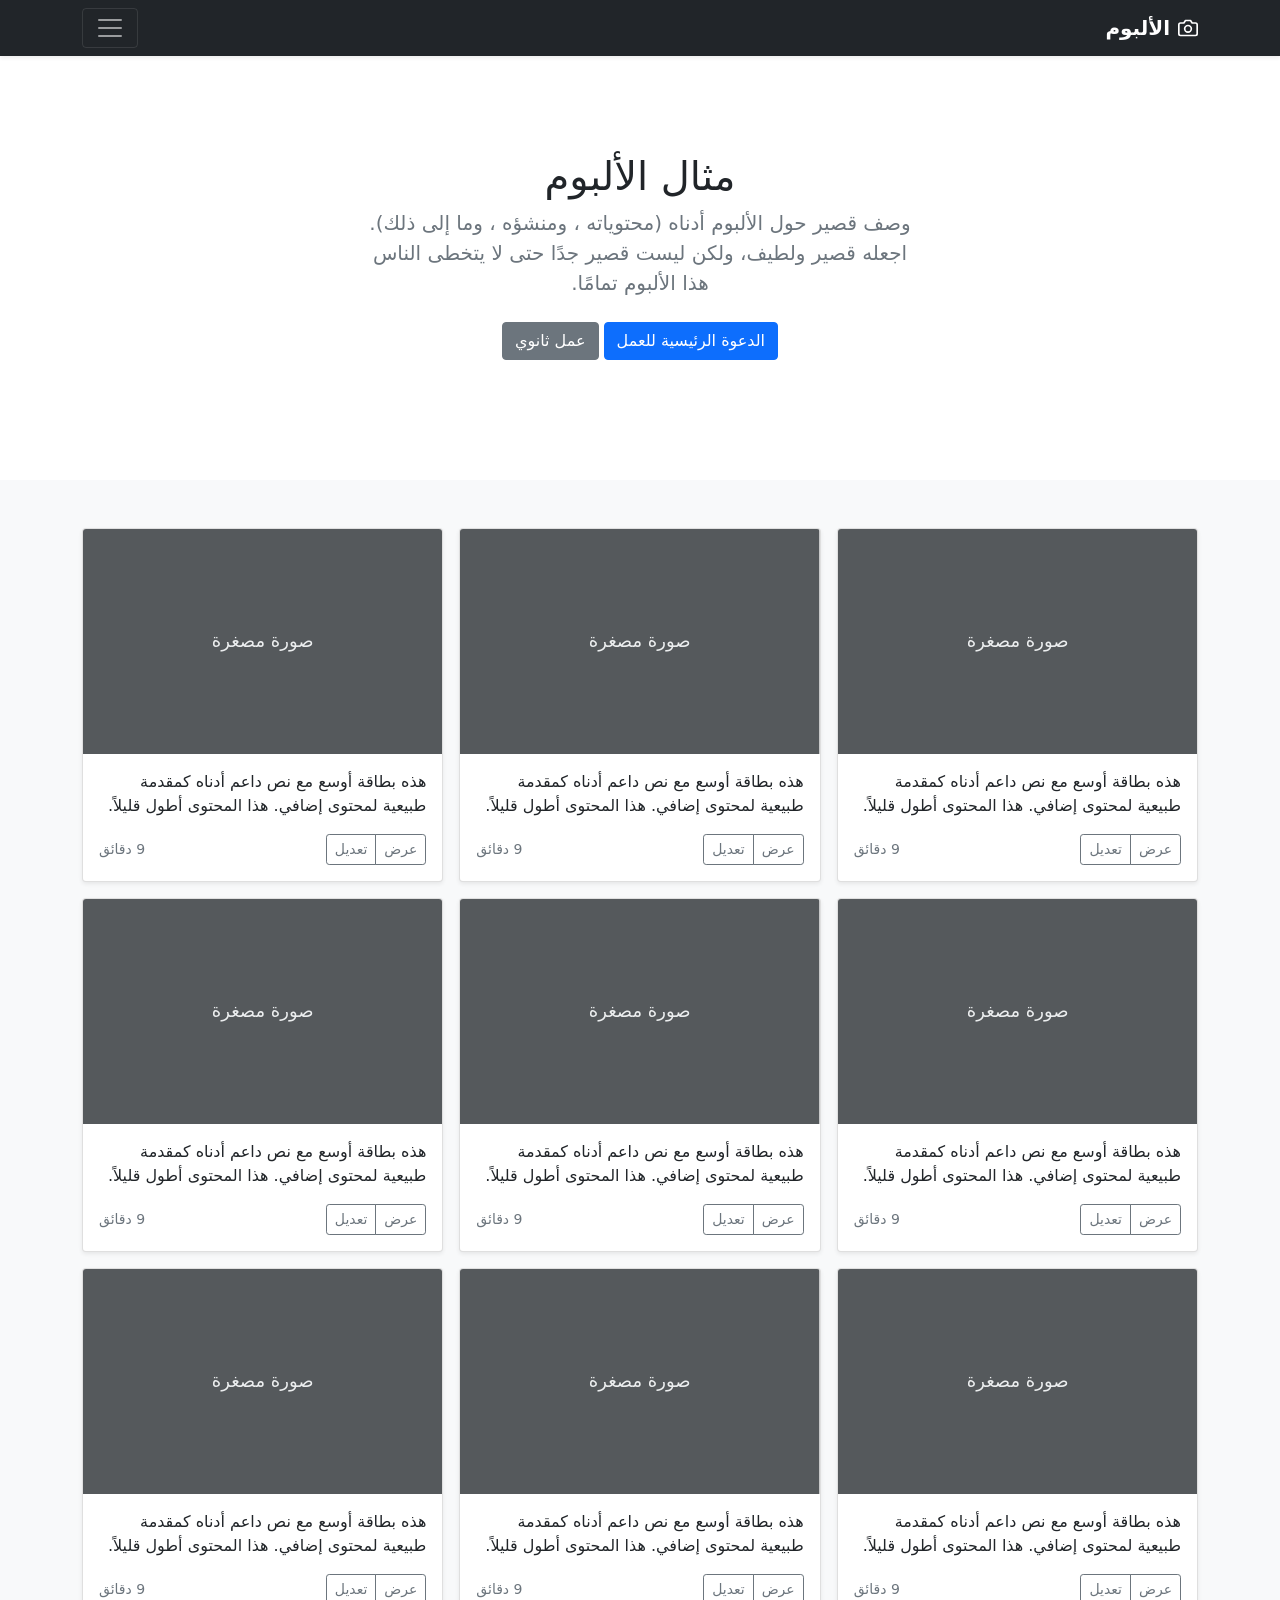
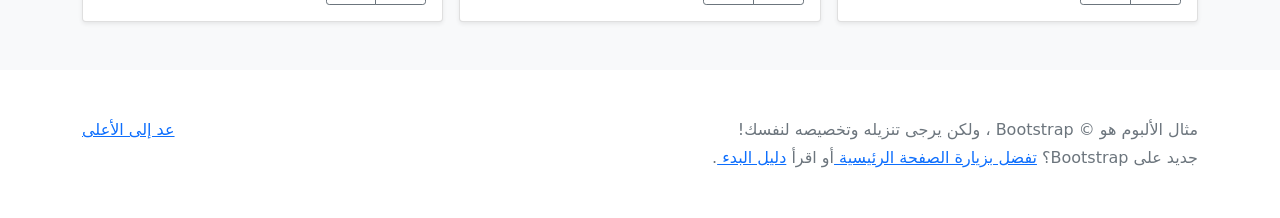
<file: bootstrap-5.0.2-examples/bootstrap-5.0.2-examples/album-rtl/index.html>
<!doctype html>
<html lang="ar" dir="rtl">
  <head>
    <meta charset="utf-8">
    <meta name="viewport" content="width=device-width, initial-scale=1">
    <meta name="description" content="">
    <meta name="author" content="Mark Otto, Jacob Thornton, and Bootstrap contributors">
    <meta name="generator" content="Hugo 0.84.0">
    <title>مثال الألبوم · Bootstrap v5.0</title>

    <link rel="canonical" href="https://getbootstrap.com/docs/5.0/examples/album-rtl/">

    

    <!-- Bootstrap core CSS -->
<link href="../assets/dist/css/bootstrap.rtl.min.css" rel="stylesheet">

    <style>
      .bd-placeholder-img {
        font-size: 1.125rem;
        text-anchor: middle;
        -webkit-user-select: none;
        -moz-user-select: none;
        user-select: none;
      }

      @media (min-width: 768px) {
        .bd-placeholder-img-lg {
          font-size: 3.5rem;
        }
      }
    </style>

    
  </head>
  <body>
    
<header>
  <div class="collapse bg-dark" id="navbarHeader">
    <div class="container">
      <div class="row">
        <div class="col-sm-8 col-md-7 py-4">
          <h4 class="text-white">حول</h4>
          <p class="text-muted">أضف بعض المعلومات حول الألبوم، المؤلف، أو أي سياق خلفية آخر. اجعلها بضع جمل حتى يتمكن الزوار من التقاط بعض التلميحات المفيدة. ثم اربطها ببعض مواقع التواصل الاجتماعي أو معلومات الاتصال.</p>
        </div>
        <div class="col-sm-4 offset-md-1 py-4">
          <h4 class="text-white">تواصل معي</h4>
          <ul class="list-unstyled">
            <li><a href="#" class="text-white">تابعني على تويتر</a></li>
            <li><a href="#" class="text-white">شاركني الإعجاب في فيسبوك</a></li>
            <li><a href="#" class="text-white">راسلني على البريد الإلكتروني</a></li>
          </ul>
        </div>
      </div>
    </div>
  </div>
  <div class="navbar navbar-dark bg-dark shadow-sm">
    <div class="container">
      <a href="#" class="navbar-brand d-flex align-items-center">
        <svg xmlns="http://www.w3.org/2000/svg" width="20" height="20" fill="none" stroke="currentColor" stroke-linecap="round" stroke-linejoin="round" stroke-width="2" aria-hidden="true" class="me-2" viewBox="0 0 24 24"><path d="M23 19a2 2 0 0 1-2 2H3a2 2 0 0 1-2-2V8a2 2 0 0 1 2-2h4l2-3h6l2 3h4a2 2 0 0 1 2 2z"/><circle cx="12" cy="13" r="4"/></svg>
        <strong>الألبوم</strong>
      </a>
      <button class="navbar-toggler" type="button" data-bs-toggle="collapse" data-bs-target="#navbarHeader" aria-controls="navbarHeader" aria-expanded="false" aria-label="تبديل التنقل">
        <span class="navbar-toggler-icon"></span>
      </button>
    </div>
  </div>
</header>

<main>

  <section class="py-5 text-center container">
    <div class="row py-lg-5">
      <div class="col-lg-6 col-md-8 mx-auto">
        <h1 class="fw-light">مثال الألبوم</h1>
        <p class="lead text-muted">وصف قصير حول الألبوم أدناه (محتوياته ، ومنشؤه ، وما إلى ذلك). اجعله قصير ولطيف، ولكن ليست قصير جدًا حتى لا يتخطى الناس هذا الألبوم تمامًا.</p>
        <p>
          <a href="#" class="btn btn-primary my-2">الدعوة الرئيسية للعمل</a>
          <a href="#" class="btn btn-secondary my-2">عمل ثانوي</a>
        </p>
      </div>
    </div>
  </section>

  <div class="album py-5 bg-light">
    <div class="container">

      <div class="row row-cols-1 row-cols-sm-2 row-cols-md-3 g-3">
        <div class="col">
          <div class="card shadow-sm">
            <svg class="bd-placeholder-img card-img-top" width="100%" height="225" xmlns="http://www.w3.org/2000/svg" role="img" aria-label="Placeholder: صورة مصغرة" preserveAspectRatio="xMidYMid slice" focusable="false"><title>Placeholder</title><rect width="100%" height="100%" fill="#55595c"/><text x="50%" y="50%" fill="#eceeef" dy=".3em">صورة مصغرة</text></svg>

            <div class="card-body">
              <p class="card-text">هذه بطاقة أوسع مع نص داعم أدناه كمقدمة طبيعية لمحتوى إضافي. هذا المحتوى أطول قليلاً.</p>
              <div class="d-flex justify-content-between align-items-center">
                <div class="btn-group">
                  <button type="button" class="btn btn-sm btn-outline-secondary">عرض</button>
                  <button type="button" class="btn btn-sm btn-outline-secondary">تعديل</button>
                </div>
                <small class="text-muted">9 دقائق</small>
              </div>
            </div>
          </div>
        </div>
        <div class="col">
          <div class="card shadow-sm">
            <svg class="bd-placeholder-img card-img-top" width="100%" height="225" xmlns="http://www.w3.org/2000/svg" role="img" aria-label="Placeholder: صورة مصغرة" preserveAspectRatio="xMidYMid slice" focusable="false"><title>Placeholder</title><rect width="100%" height="100%" fill="#55595c"/><text x="50%" y="50%" fill="#eceeef" dy=".3em">صورة مصغرة</text></svg>

            <div class="card-body">
              <p class="card-text">هذه بطاقة أوسع مع نص داعم أدناه كمقدمة طبيعية لمحتوى إضافي. هذا المحتوى أطول قليلاً.</p>
              <div class="d-flex justify-content-between align-items-center">
                <div class="btn-group">
                  <button type="button" class="btn btn-sm btn-outline-secondary">عرض</button>
                  <button type="button" class="btn btn-sm btn-outline-secondary">تعديل</button>
                </div>
                <small class="text-muted">9 دقائق</small>
              </div>
            </div>
          </div>
        </div>
        <div class="col">
          <div class="card shadow-sm">
            <svg class="bd-placeholder-img card-img-top" width="100%" height="225" xmlns="http://www.w3.org/2000/svg" role="img" aria-label="Placeholder: صورة مصغرة" preserveAspectRatio="xMidYMid slice" focusable="false"><title>Placeholder</title><rect width="100%" height="100%" fill="#55595c"/><text x="50%" y="50%" fill="#eceeef" dy=".3em">صورة مصغرة</text></svg>

            <div class="card-body">
              <p class="card-text">هذه بطاقة أوسع مع نص داعم أدناه كمقدمة طبيعية لمحتوى إضافي. هذا المحتوى أطول قليلاً.</p>
              <div class="d-flex justify-content-between align-items-center">
                <div class="btn-group">
                  <button type="button" class="btn btn-sm btn-outline-secondary">عرض</button>
                  <button type="button" class="btn btn-sm btn-outline-secondary">تعديل</button>
                </div>
                <small class="text-muted">9 دقائق</small>
              </div>
            </div>
          </div>
        </div>

        <div class="col">
          <div class="card shadow-sm">
            <svg class="bd-placeholder-img card-img-top" width="100%" height="225" xmlns="http://www.w3.org/2000/svg" role="img" aria-label="Placeholder: صورة مصغرة" preserveAspectRatio="xMidYMid slice" focusable="false"><title>Placeholder</title><rect width="100%" height="100%" fill="#55595c"/><text x="50%" y="50%" fill="#eceeef" dy=".3em">صورة مصغرة</text></svg>

            <div class="card-body">
              <p class="card-text">هذه بطاقة أوسع مع نص داعم أدناه كمقدمة طبيعية لمحتوى إضافي. هذا المحتوى أطول قليلاً.</p>
              <div class="d-flex justify-content-between align-items-center">
                <div class="btn-group">
                  <button type="button" class="btn btn-sm btn-outline-secondary">عرض</button>
                  <button type="button" class="btn btn-sm btn-outline-secondary">تعديل</button>
                </div>
                <small class="text-muted">9 دقائق</small>
              </div>
            </div>
          </div>
        </div>
        <div class="col">
          <div class="card shadow-sm">
            <svg class="bd-placeholder-img card-img-top" width="100%" height="225" xmlns="http://www.w3.org/2000/svg" role="img" aria-label="Placeholder: صورة مصغرة" preserveAspectRatio="xMidYMid slice" focusable="false"><title>Placeholder</title><rect width="100%" height="100%" fill="#55595c"/><text x="50%" y="50%" fill="#eceeef" dy=".3em">صورة مصغرة</text></svg>

            <div class="card-body">
              <p class="card-text">هذه بطاقة أوسع مع نص داعم أدناه كمقدمة طبيعية لمحتوى إضافي. هذا المحتوى أطول قليلاً.</p>
              <div class="d-flex justify-content-between align-items-center">
                <div class="btn-group">
                  <button type="button" class="btn btn-sm btn-outline-secondary">عرض</button>
                  <button type="button" class="btn btn-sm btn-outline-secondary">تعديل</button>
                </div>
                <small class="text-muted">9 دقائق</small>
              </div>
            </div>
          </div>
        </div>
        <div class="col">
          <div class="card shadow-sm">
            <svg class="bd-placeholder-img card-img-top" width="100%" height="225" xmlns="http://www.w3.org/2000/svg" role="img" aria-label="Placeholder: صورة مصغرة" preserveAspectRatio="xMidYMid slice" focusable="false"><title>Placeholder</title><rect width="100%" height="100%" fill="#55595c"/><text x="50%" y="50%" fill="#eceeef" dy=".3em">صورة مصغرة</text></svg>

            <div class="card-body">
              <p class="card-text">هذه بطاقة أوسع مع نص داعم أدناه كمقدمة طبيعية لمحتوى إضافي. هذا المحتوى أطول قليلاً.</p>
              <div class="d-flex justify-content-between align-items-center">
                <div class="btn-group">
                  <button type="button" class="btn btn-sm btn-outline-secondary">عرض</button>
                  <button type="button" class="btn btn-sm btn-outline-secondary">تعديل</button>
                </div>
                <small class="text-muted">9 دقائق</small>
              </div>
            </div>
          </div>
        </div>

        <div class="col">
          <div class="card shadow-sm">
            <svg class="bd-placeholder-img card-img-top" width="100%" height="225" xmlns="http://www.w3.org/2000/svg" role="img" aria-label="Placeholder: صورة مصغرة" preserveAspectRatio="xMidYMid slice" focusable="false"><title>Placeholder</title><rect width="100%" height="100%" fill="#55595c"/><text x="50%" y="50%" fill="#eceeef" dy=".3em">صورة مصغرة</text></svg>

            <div class="card-body">
              <p class="card-text">هذه بطاقة أوسع مع نص داعم أدناه كمقدمة طبيعية لمحتوى إضافي. هذا المحتوى أطول قليلاً.</p>
              <div class="d-flex justify-content-between align-items-center">
                <div class="btn-group">
                  <button type="button" class="btn btn-sm btn-outline-secondary">عرض</button>
                  <button type="button" class="btn btn-sm btn-outline-secondary">تعديل</button>
                </div>
                <small class="text-muted">9 دقائق</small>
              </div>
            </div>
          </div>
        </div>
        <div class="col">
          <div class="card shadow-sm">
            <svg class="bd-placeholder-img card-img-top" width="100%" height="225" xmlns="http://www.w3.org/2000/svg" role="img" aria-label="Placeholder: صورة مصغرة" preserveAspectRatio="xMidYMid slice" focusable="false"><title>Placeholder</title><rect width="100%" height="100%" fill="#55595c"/><text x="50%" y="50%" fill="#eceeef" dy=".3em">صورة مصغرة</text></svg>

            <div class="card-body">
              <p class="card-text">هذه بطاقة أوسع مع نص داعم أدناه كمقدمة طبيعية لمحتوى إضافي. هذا المحتوى أطول قليلاً.</p>
              <div class="d-flex justify-content-between align-items-center">
                <div class="btn-group">
                  <button type="button" class="btn btn-sm btn-outline-secondary">عرض</button>
                  <button type="button" class="btn btn-sm btn-outline-secondary">تعديل</button>
                </div>
                <small class="text-muted">9 دقائق</small>
              </div>
            </div>
          </div>
        </div>
        <div class="col">
          <div class="card shadow-sm">
            <svg class="bd-placeholder-img card-img-top" width="100%" height="225" xmlns="http://www.w3.org/2000/svg" role="img" aria-label="Placeholder: صورة مصغرة" preserveAspectRatio="xMidYMid slice" focusable="false"><title>Placeholder</title><rect width="100%" height="100%" fill="#55595c"/><text x="50%" y="50%" fill="#eceeef" dy=".3em">صورة مصغرة</text></svg>

            <div class="card-body">
              <p class="card-text">هذه بطاقة أوسع مع نص داعم أدناه كمقدمة طبيعية لمحتوى إضافي. هذا المحتوى أطول قليلاً.</p>
              <div class="d-flex justify-content-between align-items-center">
                <div class="btn-group">
                  <button type="button" class="btn btn-sm btn-outline-secondary">عرض</button>
                  <button type="button" class="btn btn-sm btn-outline-secondary">تعديل</button>
                </div>
                <small class="text-muted">9 دقائق</small>
              </div>
            </div>
          </div>
        </div>
      </div>
    </div>
  </div>

</main>

<footer class="text-muted py-5">
  <div class="container">
    <p class="float-end mb-1">
      <a href="#">عد إلى الأعلى</a>
    </p>
    <p class="mb-1">مثال الألبوم هو © Bootstrap ، ولكن يرجى تنزيله وتخصيصه لنفسك!</p>
    <p class="mb-0">جديد على Bootstrap؟ <a href="/"> تفضل بزيارة الصفحة الرئيسية </a> أو اقرأ <a href="../getting-started/introduction/ "> دليل البدء </a>.</p>
  </div>
</footer>


    <script src="../assets/dist/js/bootstrap.bundle.min.js"></script>

      
  </body>
</html>
</file>
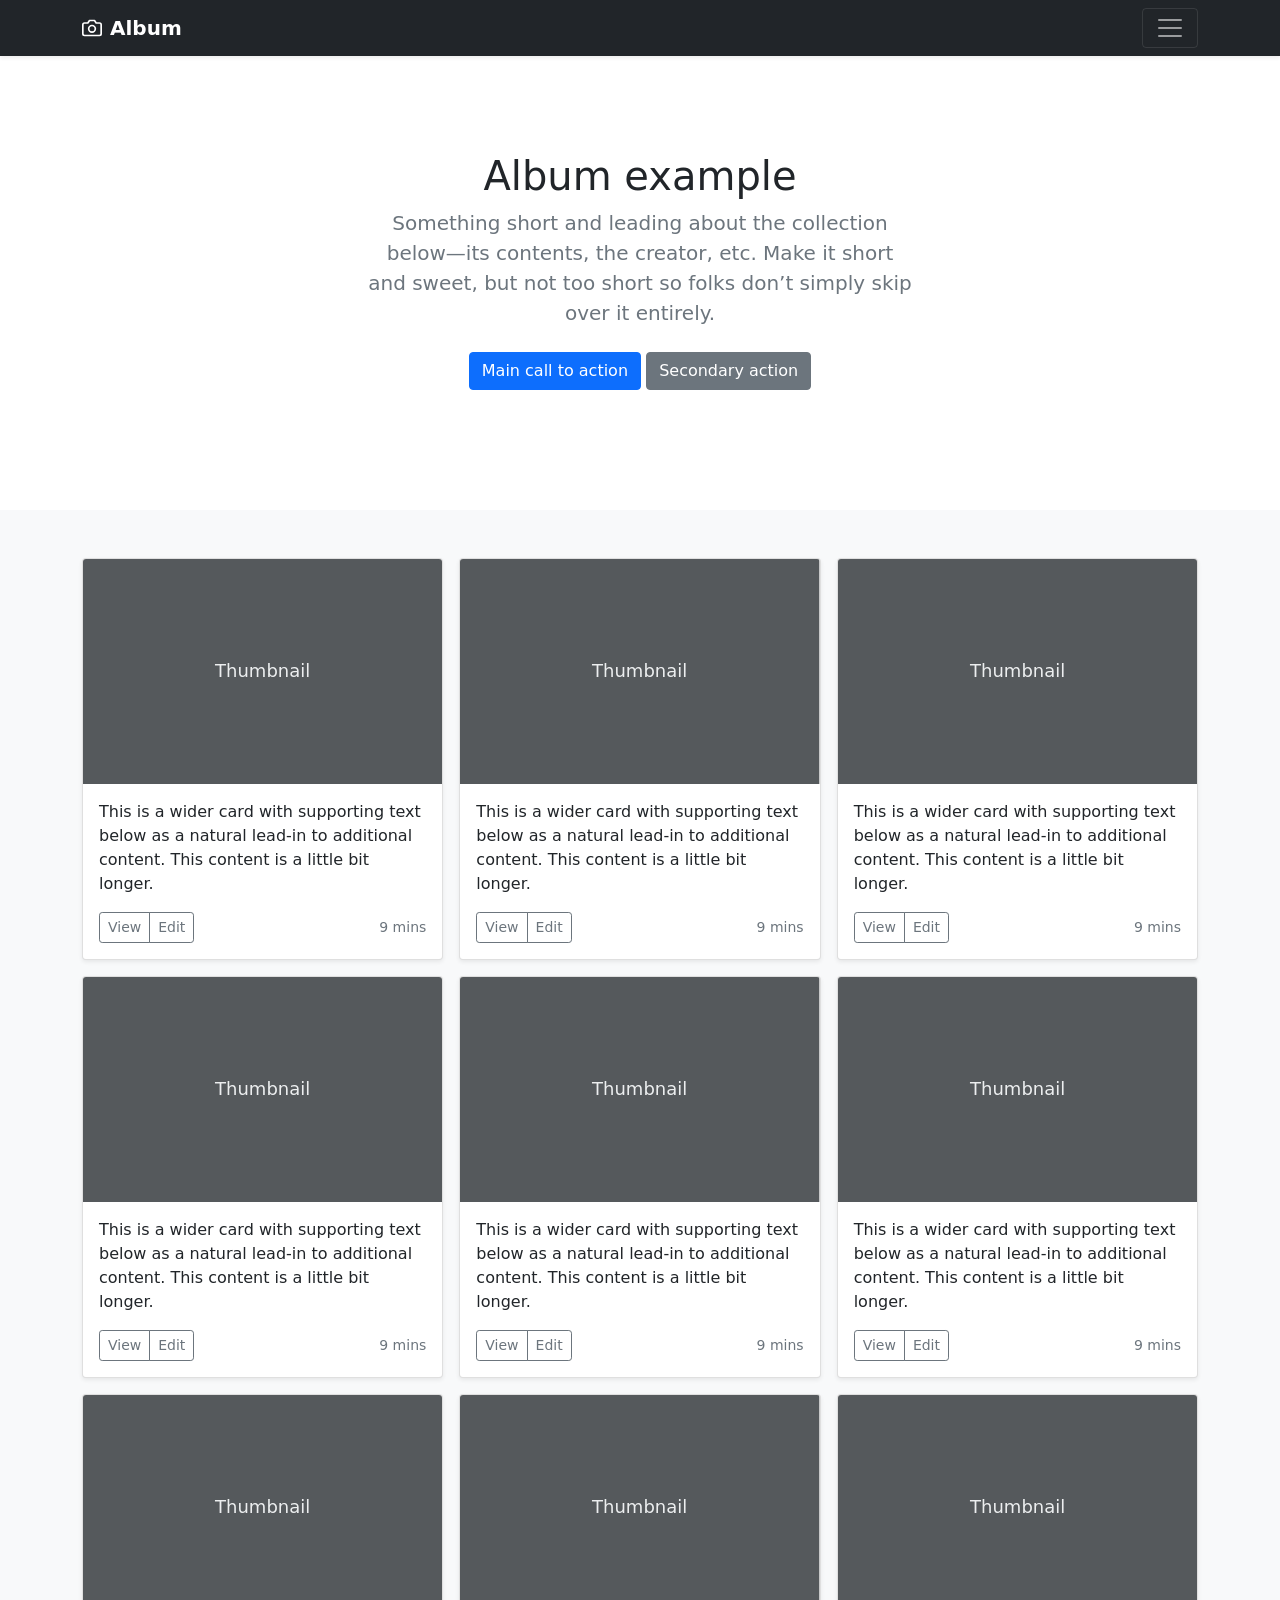
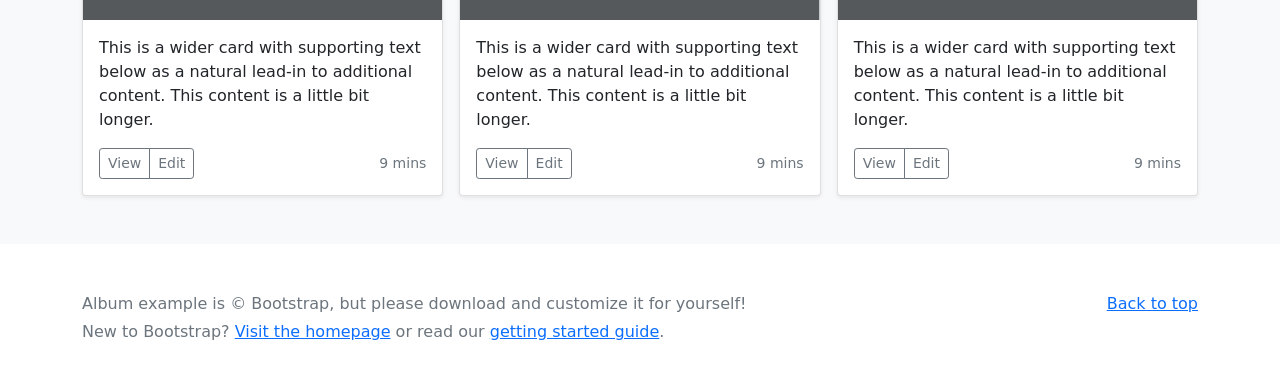
<file: bootstrap-5.0.2-examples/bootstrap-5.0.2-examples/album/index.html>
<!doctype html>
<html lang="en">
  <head>
    <meta charset="utf-8">
    <meta name="viewport" content="width=device-width, initial-scale=1">
    <meta name="description" content="">
    <meta name="author" content="Mark Otto, Jacob Thornton, and Bootstrap contributors">
    <meta name="generator" content="Hugo 0.84.0">
    <title>Album example · Bootstrap v5.0</title>

    <link rel="canonical" href="https://getbootstrap.com/docs/5.0/examples/album/">

    

    <!-- Bootstrap core CSS -->
<link href="../assets/dist/css/bootstrap.min.css" rel="stylesheet">

    <style>
      .bd-placeholder-img {
        font-size: 1.125rem;
        text-anchor: middle;
        -webkit-user-select: none;
        -moz-user-select: none;
        user-select: none;
      }

      @media (min-width: 768px) {
        .bd-placeholder-img-lg {
          font-size: 3.5rem;
        }
      }
    </style>

    
  </head>
  <body>
    
<header>
  <div class="collapse bg-dark" id="navbarHeader">
    <div class="container">
      <div class="row">
        <div class="col-sm-8 col-md-7 py-4">
          <h4 class="text-white">About</h4>
          <p class="text-muted">Add some information about the album below, the author, or any other background context. Make it a few sentences long so folks can pick up some informative tidbits. Then, link them off to some social networking sites or contact information.</p>
        </div>
        <div class="col-sm-4 offset-md-1 py-4">
          <h4 class="text-white">Contact</h4>
          <ul class="list-unstyled">
            <li><a href="#" class="text-white">Follow on Twitter</a></li>
            <li><a href="#" class="text-white">Like on Facebook</a></li>
            <li><a href="#" class="text-white">Email me</a></li>
          </ul>
        </div>
      </div>
    </div>
  </div>
  <div class="navbar navbar-dark bg-dark shadow-sm">
    <div class="container">
      <a href="#" class="navbar-brand d-flex align-items-center">
        <svg xmlns="http://www.w3.org/2000/svg" width="20" height="20" fill="none" stroke="currentColor" stroke-linecap="round" stroke-linejoin="round" stroke-width="2" aria-hidden="true" class="me-2" viewBox="0 0 24 24"><path d="M23 19a2 2 0 0 1-2 2H3a2 2 0 0 1-2-2V8a2 2 0 0 1 2-2h4l2-3h6l2 3h4a2 2 0 0 1 2 2z"/><circle cx="12" cy="13" r="4"/></svg>
        <strong>Album</strong>
      </a>
      <button class="navbar-toggler" type="button" data-bs-toggle="collapse" data-bs-target="#navbarHeader" aria-controls="navbarHeader" aria-expanded="false" aria-label="Toggle navigation">
        <span class="navbar-toggler-icon"></span>
      </button>
    </div>
  </div>
</header>

<main>

  <section class="py-5 text-center container">
    <div class="row py-lg-5">
      <div class="col-lg-6 col-md-8 mx-auto">
        <h1 class="fw-light">Album example</h1>
        <p class="lead text-muted">Something short and leading about the collection below—its contents, the creator, etc. Make it short and sweet, but not too short so folks don’t simply skip over it entirely.</p>
        <p>
          <a href="#" class="btn btn-primary my-2">Main call to action</a>
          <a href="#" class="btn btn-secondary my-2">Secondary action</a>
        </p>
      </div>
    </div>
  </section>

  <div class="album py-5 bg-light">
    <div class="container">

      <div class="row row-cols-1 row-cols-sm-2 row-cols-md-3 g-3">
        <div class="col">
          <div class="card shadow-sm">
            <svg class="bd-placeholder-img card-img-top" width="100%" height="225" xmlns="http://www.w3.org/2000/svg" role="img" aria-label="Placeholder: Thumbnail" preserveAspectRatio="xMidYMid slice" focusable="false"><title>Placeholder</title><rect width="100%" height="100%" fill="#55595c"/><text x="50%" y="50%" fill="#eceeef" dy=".3em">Thumbnail</text></svg>

            <div class="card-body">
              <p class="card-text">This is a wider card with supporting text below as a natural lead-in to additional content. This content is a little bit longer.</p>
              <div class="d-flex justify-content-between align-items-center">
                <div class="btn-group">
                  <button type="button" class="btn btn-sm btn-outline-secondary">View</button>
                  <button type="button" class="btn btn-sm btn-outline-secondary">Edit</button>
                </div>
                <small class="text-muted">9 mins</small>
              </div>
            </div>
          </div>
        </div>
        <div class="col">
          <div class="card shadow-sm">
            <svg class="bd-placeholder-img card-img-top" width="100%" height="225" xmlns="http://www.w3.org/2000/svg" role="img" aria-label="Placeholder: Thumbnail" preserveAspectRatio="xMidYMid slice" focusable="false"><title>Placeholder</title><rect width="100%" height="100%" fill="#55595c"/><text x="50%" y="50%" fill="#eceeef" dy=".3em">Thumbnail</text></svg>

            <div class="card-body">
              <p class="card-text">This is a wider card with supporting text below as a natural lead-in to additional content. This content is a little bit longer.</p>
              <div class="d-flex justify-content-between align-items-center">
                <div class="btn-group">
                  <button type="button" class="btn btn-sm btn-outline-secondary">View</button>
                  <button type="button" class="btn btn-sm btn-outline-secondary">Edit</button>
                </div>
                <small class="text-muted">9 mins</small>
              </div>
            </div>
          </div>
        </div>
        <div class="col">
          <div class="card shadow-sm">
            <svg class="bd-placeholder-img card-img-top" width="100%" height="225" xmlns="http://www.w3.org/2000/svg" role="img" aria-label="Placeholder: Thumbnail" preserveAspectRatio="xMidYMid slice" focusable="false"><title>Placeholder</title><rect width="100%" height="100%" fill="#55595c"/><text x="50%" y="50%" fill="#eceeef" dy=".3em">Thumbnail</text></svg>

            <div class="card-body">
              <p class="card-text">This is a wider card with supporting text below as a natural lead-in to additional content. This content is a little bit longer.</p>
              <div class="d-flex justify-content-between align-items-center">
                <div class="btn-group">
                  <button type="button" class="btn btn-sm btn-outline-secondary">View</button>
                  <button type="button" class="btn btn-sm btn-outline-secondary">Edit</button>
                </div>
                <small class="text-muted">9 mins</small>
              </div>
            </div>
          </div>
        </div>

        <div class="col">
          <div class="card shadow-sm">
            <svg class="bd-placeholder-img card-img-top" width="100%" height="225" xmlns="http://www.w3.org/2000/svg" role="img" aria-label="Placeholder: Thumbnail" preserveAspectRatio="xMidYMid slice" focusable="false"><title>Placeholder</title><rect width="100%" height="100%" fill="#55595c"/><text x="50%" y="50%" fill="#eceeef" dy=".3em">Thumbnail</text></svg>

            <div class="card-body">
              <p class="card-text">This is a wider card with supporting text below as a natural lead-in to additional content. This content is a little bit longer.</p>
              <div class="d-flex justify-content-between align-items-center">
                <div class="btn-group">
                  <button type="button" class="btn btn-sm btn-outline-secondary">View</button>
                  <button type="button" class="btn btn-sm btn-outline-secondary">Edit</button>
                </div>
                <small class="text-muted">9 mins</small>
              </div>
            </div>
          </div>
        </div>
        <div class="col">
          <div class="card shadow-sm">
            <svg class="bd-placeholder-img card-img-top" width="100%" height="225" xmlns="http://www.w3.org/2000/svg" role="img" aria-label="Placeholder: Thumbnail" preserveAspectRatio="xMidYMid slice" focusable="false"><title>Placeholder</title><rect width="100%" height="100%" fill="#55595c"/><text x="50%" y="50%" fill="#eceeef" dy=".3em">Thumbnail</text></svg>

            <div class="card-body">
              <p class="card-text">This is a wider card with supporting text below as a natural lead-in to additional content. This content is a little bit longer.</p>
              <div class="d-flex justify-content-between align-items-center">
                <div class="btn-group">
                  <button type="button" class="btn btn-sm btn-outline-secondary">View</button>
                  <button type="button" class="btn btn-sm btn-outline-secondary">Edit</button>
                </div>
                <small class="text-muted">9 mins</small>
              </div>
            </div>
          </div>
        </div>
        <div class="col">
          <div class="card shadow-sm">
            <svg class="bd-placeholder-img card-img-top" width="100%" height="225" xmlns="http://www.w3.org/2000/svg" role="img" aria-label="Placeholder: Thumbnail" preserveAspectRatio="xMidYMid slice" focusable="false"><title>Placeholder</title><rect width="100%" height="100%" fill="#55595c"/><text x="50%" y="50%" fill="#eceeef" dy=".3em">Thumbnail</text></svg>

            <div class="card-body">
              <p class="card-text">This is a wider card with supporting text below as a natural lead-in to additional content. This content is a little bit longer.</p>
              <div class="d-flex justify-content-between align-items-center">
                <div class="btn-group">
                  <button type="button" class="btn btn-sm btn-outline-secondary">View</button>
                  <button type="button" class="btn btn-sm btn-outline-secondary">Edit</button>
                </div>
                <small class="text-muted">9 mins</small>
              </div>
            </div>
          </div>
        </div>

        <div class="col">
          <div class="card shadow-sm">
            <svg class="bd-placeholder-img card-img-top" width="100%" height="225" xmlns="http://www.w3.org/2000/svg" role="img" aria-label="Placeholder: Thumbnail" preserveAspectRatio="xMidYMid slice" focusable="false"><title>Placeholder</title><rect width="100%" height="100%" fill="#55595c"/><text x="50%" y="50%" fill="#eceeef" dy=".3em">Thumbnail</text></svg>

            <div class="card-body">
              <p class="card-text">This is a wider card with supporting text below as a natural lead-in to additional content. This content is a little bit longer.</p>
              <div class="d-flex justify-content-between align-items-center">
                <div class="btn-group">
                  <button type="button" class="btn btn-sm btn-outline-secondary">View</button>
                  <button type="button" class="btn btn-sm btn-outline-secondary">Edit</button>
                </div>
                <small class="text-muted">9 mins</small>
              </div>
            </div>
          </div>
        </div>
        <div class="col">
          <div class="card shadow-sm">
            <svg class="bd-placeholder-img card-img-top" width="100%" height="225" xmlns="http://www.w3.org/2000/svg" role="img" aria-label="Placeholder: Thumbnail" preserveAspectRatio="xMidYMid slice" focusable="false"><title>Placeholder</title><rect width="100%" height="100%" fill="#55595c"/><text x="50%" y="50%" fill="#eceeef" dy=".3em">Thumbnail</text></svg>

            <div class="card-body">
              <p class="card-text">This is a wider card with supporting text below as a natural lead-in to additional content. This content is a little bit longer.</p>
              <div class="d-flex justify-content-between align-items-center">
                <div class="btn-group">
                  <button type="button" class="btn btn-sm btn-outline-secondary">View</button>
                  <button type="button" class="btn btn-sm btn-outline-secondary">Edit</button>
                </div>
                <small class="text-muted">9 mins</small>
              </div>
            </div>
          </div>
        </div>
        <div class="col">
          <div class="card shadow-sm">
            <svg class="bd-placeholder-img card-img-top" width="100%" height="225" xmlns="http://www.w3.org/2000/svg" role="img" aria-label="Placeholder: Thumbnail" preserveAspectRatio="xMidYMid slice" focusable="false"><title>Placeholder</title><rect width="100%" height="100%" fill="#55595c"/><text x="50%" y="50%" fill="#eceeef" dy=".3em">Thumbnail</text></svg>

            <div class="card-body">
              <p class="card-text">This is a wider card with supporting text below as a natural lead-in to additional content. This content is a little bit longer.</p>
              <div class="d-flex justify-content-between align-items-center">
                <div class="btn-group">
                  <button type="button" class="btn btn-sm btn-outline-secondary">View</button>
                  <button type="button" class="btn btn-sm btn-outline-secondary">Edit</button>
                </div>
                <small class="text-muted">9 mins</small>
              </div>
            </div>
          </div>
        </div>
      </div>
    </div>
  </div>

</main>

<footer class="text-muted py-5">
  <div class="container">
    <p class="float-end mb-1">
      <a href="#">Back to top</a>
    </p>
    <p class="mb-1">Album example is &copy; Bootstrap, but please download and customize it for yourself!</p>
    <p class="mb-0">New to Bootstrap? <a href="/">Visit the homepage</a> or read our <a href="../getting-started/introduction/">getting started guide</a>.</p>
  </div>
</footer>


    <script src="../assets/dist/js/bootstrap.bundle.min.js"></script>

      
  </body>
</html>
</file>
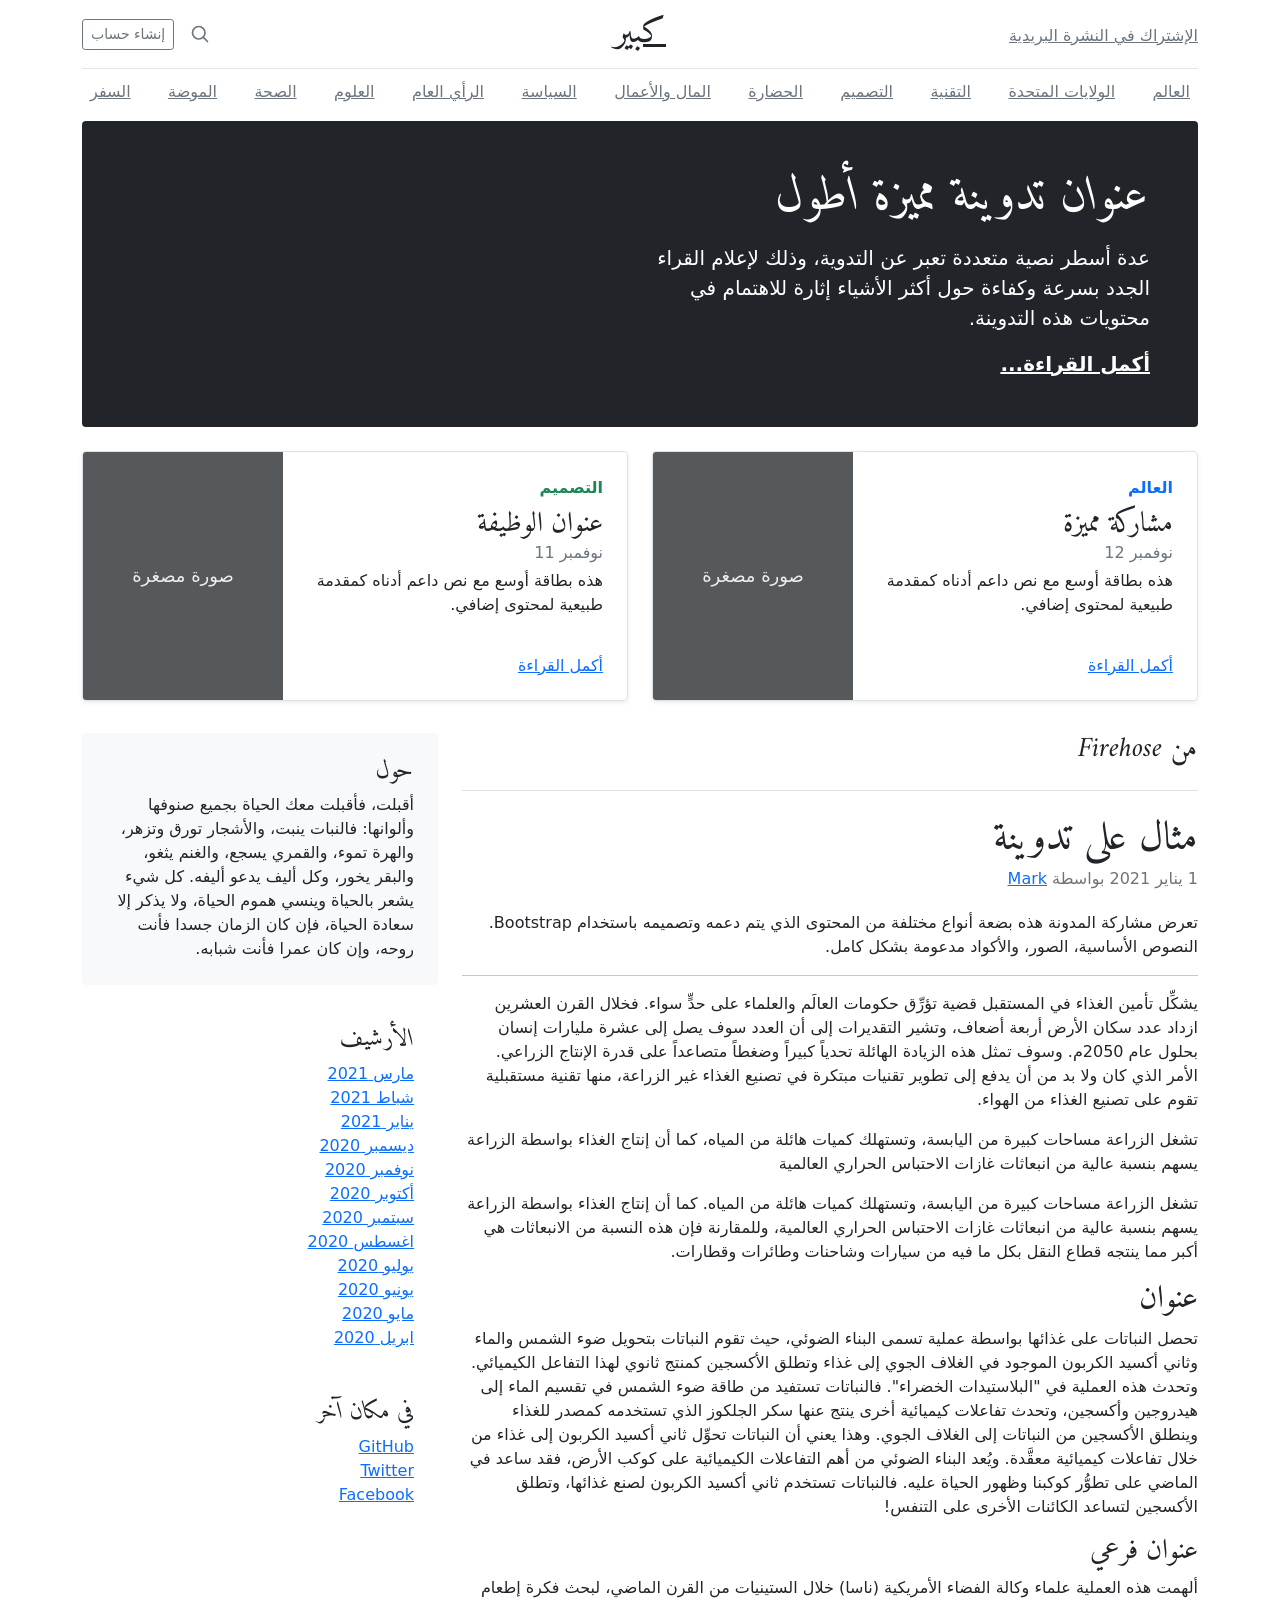
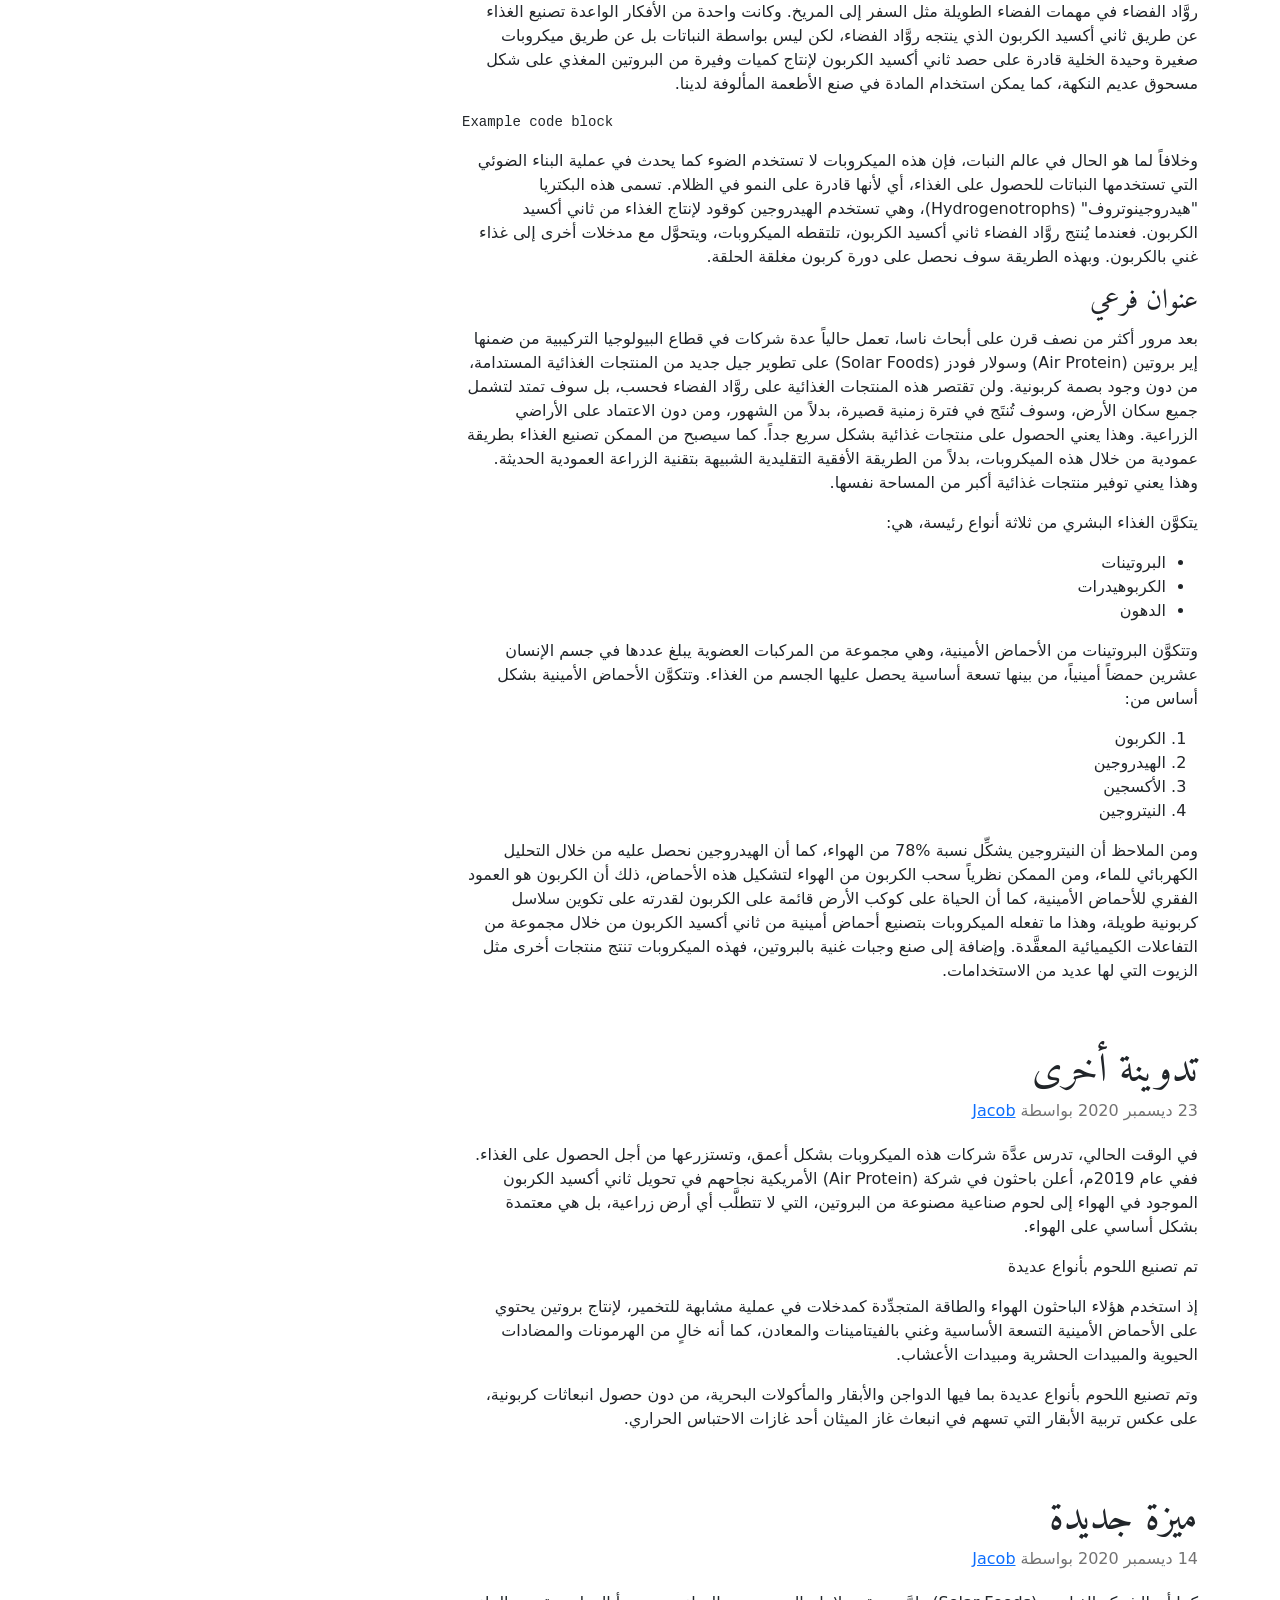
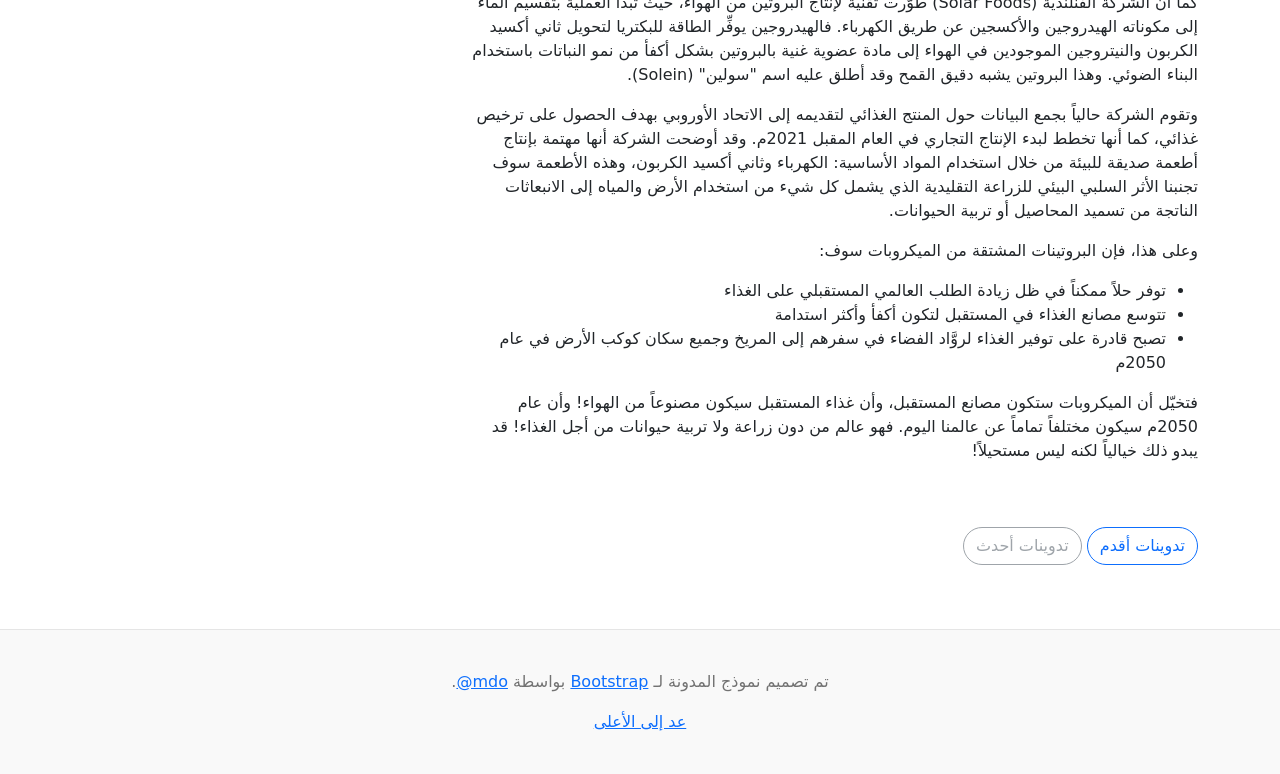
<file: bootstrap-5.0.2-examples/bootstrap-5.0.2-examples/blog-rtl/index.html>
<!doctype html>
<html lang="ar" dir="rtl">
  <head>
    <meta charset="utf-8">
    <meta name="viewport" content="width=device-width, initial-scale=1">
    <meta name="description" content="">
    <meta name="author" content="Mark Otto, Jacob Thornton, and Bootstrap contributors">
    <meta name="generator" content="Hugo 0.84.0">
    <title>قالب المدونة · Bootstrap v5.0</title>

    <link rel="canonical" href="https://getbootstrap.com/docs/5.0/examples/blog-rtl/">

    

    <!-- Bootstrap core CSS -->
<link href="../assets/dist/css/bootstrap.rtl.min.css" rel="stylesheet">

    <style>
      .bd-placeholder-img {
        font-size: 1.125rem;
        text-anchor: middle;
        -webkit-user-select: none;
        -moz-user-select: none;
        user-select: none;
      }

      @media (min-width: 768px) {
        .bd-placeholder-img-lg {
          font-size: 3.5rem;
        }
      }
    </style>

    
    <!-- Custom styles for this template -->
    <link href="https://fonts.googleapis.com/css?family=Amiri:wght@400;700&amp;display=swap" rel="stylesheet">
    <!-- Custom styles for this template -->
    <link href="../blog/blog.rtl.css" rel="stylesheet">
  </head>
  <body>
    
<div class="container">
  <header class="blog-header py-3">
    <div class="row flex-nowrap justify-content-between align-items-center">
      <div class="col-4 pt-1">
        <a class="link-secondary" href="#">الإشتراك في النشرة البريدية</a>
      </div>
      <div class="col-4 text-center">
        <a class="blog-header-logo text-dark" href="#">كبير</a>
      </div>
      <div class="col-4 d-flex justify-content-end align-items-center">
        <a class="link-secondary" href="#" aria-label="بحث">
          <svg xmlns="http://www.w3.org/2000/svg" width="20" height="20" fill="none" stroke="currentColor" stroke-linecap="round" stroke-linejoin="round" stroke-width="2" class="mx-3" role="img" viewBox="0 0 24 24"><title>بحث</title><circle cx="10.5" cy="10.5" r="7.5"/><path d="M21 21l-5.2-5.2"/></svg>
        </a>
        <a class="btn btn-sm btn-outline-secondary" href="#">إنشاء حساب</a>
      </div>
    </div>
  </header>

  <div class="nav-scroller py-1 mb-2">
    <nav class="nav d-flex justify-content-between">
      <a class="p-2 link-secondary" href="#">العالم</a>
      <a class="p-2 link-secondary" href="#">الولايات المتحدة</a>
      <a class="p-2 link-secondary" href="#">التقنية</a>
      <a class="p-2 link-secondary" href="#">التصميم</a>
      <a class="p-2 link-secondary" href="#">الحضارة</a>
      <a class="p-2 link-secondary" href="#">المال والأعمال</a>
      <a class="p-2 link-secondary" href="#">السياسة</a>
      <a class="p-2 link-secondary" href="#">الرأي العام</a>
      <a class="p-2 link-secondary" href="#">العلوم</a>
      <a class="p-2 link-secondary" href="#">الصحة</a>
      <a class="p-2 link-secondary" href="#">الموضة</a>
      <a class="p-2 link-secondary" href="#">السفر</a>
    </nav>
  </div>
</div>

<main class="container">
  <div class="p-4 p-md-5 mb-4 text-white rounded bg-dark">
    <div class="col-md-6 px-0">
      <h1 class="display-4 fst-italic">عنوان تدوينة مميزة أطول</h1>
      <p class="lead my-3">عدة أسطر نصية متعددة تعبر عن التدوية، وذلك لإعلام القراء الجدد بسرعة وكفاءة حول أكثر الأشياء إثارة للاهتمام في محتويات هذه التدوينة.</p>
      <p class="lead mb-0"><a href="#" class="text-white fw-bold">أكمل القراءة...</a></p>
    </div>
  </div>

  <div class="row mb-2">
    <div class="col-md-6">
      <div class="row g-0 border rounded overflow-hidden flex-md-row mb-4 shadow-sm h-md-250 position-relative">
        <div class="col p-4 d-flex flex-column position-static">
          <strong class="d-inline-block mb-2 text-primary">العالم</strong>
          <h3 class="mb-0">مشاركة مميزة</h3>
          <div class="mb-1 text-muted">نوفمبر 12</div>
          <p class="card-text mb-auto">هذه بطاقة أوسع مع نص داعم أدناه كمقدمة طبيعية لمحتوى إضافي.</p>
          <a href="#" class="stretched-link">أكمل القراءة</a>
        </div>
        <div class="col-auto d-none d-lg-block">
          <svg class="bd-placeholder-img" width="200" height="250" xmlns="http://www.w3.org/2000/svg" role="img" aria-label="Placeholder: صورة مصغرة" preserveAspectRatio="xMidYMid slice" focusable="false"><title>Placeholder</title><rect width="100%" height="100%" fill="#55595c"/><text x="50%" y="50%" fill="#eceeef" dy=".3em">صورة مصغرة</text></svg>

        </div>
      </div>
    </div>
    <div class="col-md-6">
      <div class="row g-0 border rounded overflow-hidden flex-md-row mb-4 shadow-sm h-md-250 position-relative">
        <div class="col p-4 d-flex flex-column position-static">
          <strong class="d-inline-block mb-2 text-success">التصميم</strong>
          <h3 class="mb-0">عنوان الوظيفة</h3>
          <div class="mb-1 text-muted">نوفمبر 11</div>
          <p class="mb-auto">هذه بطاقة أوسع مع نص داعم أدناه كمقدمة طبيعية لمحتوى إضافي.</p>
          <a href="#" class="stretched-link">أكمل القراءة</a>
        </div>
        <div class="col-auto d-none d-lg-block">
          <svg class="bd-placeholder-img" width="200" height="250" xmlns="http://www.w3.org/2000/svg" role="img" aria-label="Placeholder: صورة مصغرة" preserveAspectRatio="xMidYMid slice" focusable="false"><title>Placeholder</title><rect width="100%" height="100%" fill="#55595c"/><text x="50%" y="50%" fill="#eceeef" dy=".3em">صورة مصغرة</text></svg>

        </div>
      </div>
    </div>
  </div>

  <div class="row">
    <div class="col-md-8">
      <h3 class="pb-4 mb-4 fst-italic border-bottom">
        من Firehose
      </h3>

      <article class="blog-post">
        <h2 class="blog-post-title">مثال على تدوينة</h2>
        <p class="blog-post-meta">1 يناير 2021 بواسطة <a href="#"> Mark </a></p>

        <p>تعرض مشاركة المدونة هذه بضعة أنواع مختلفة من المحتوى الذي يتم دعمه وتصميمه باستخدام Bootstrap. النصوص الأساسية، الصور، والأكواد مدعومة بشكل كامل.</p>
        <hr>
        <p>يشكِّل تأمين الغذاء في المستقبل قضية تؤرِّق حكومات العالَم والعلماء على حدٍّ سواء. فخلال القرن العشرين ازداد عدد سكان الأرض أربعة أضعاف، وتشير التقديرات إلى أن العدد سوف يصل إلى عشرة مليارات إنسان بحلول عام 2050م. وسوف تمثل هذه الزيادة الهائلة تحدياً كبيراً وضغطاً متصاعداً على قدرة الإنتاج الزراعي. الأمر الذي كان ولا بد من أن يدفع إلى تطوير تقنيات مبتكرة في تصنيع الغذاء غير الزراعة، منها تقنية مستقبلية تقوم على تصنيع الغذاء من الهواء.</p>
        <blockquote>
          <p>تشغل الزراعة مساحات كبيرة من اليابسة، وتستهلك كميات هائلة من المياه، كما أن إنتاج الغذاء بواسطة الزراعة يسهم بنسبة عالية من انبعاثات غازات الاحتباس الحراري العالمية</p>
        </blockquote>
        <p>تشغل الزراعة مساحات كبيرة من اليابسة، وتستهلك كميات هائلة من المياه. كما أن إنتاج الغذاء بواسطة الزراعة يسهم بنسبة عالية من انبعاثات غازات الاحتباس الحراري العالمية، وللمقارنة فإن هذه النسبة من الانبعاثات هي أكبر مما ينتجه قطاع النقل بكل ما فيه من سيارات وشاحنات وطائرات وقطارات.</p>
        <h2>عنوان</h2>
        <p>تحصل النباتات على غذائها بواسطة عملية تسمى البناء الضوئي، حيث تقوم النباتات بتحويل ضوء الشمس والماء وثاني أكسيد الكربون الموجود في الغلاف الجوي إلى غذاء وتطلق الأكسجين كمنتج ثانوي لهذا التفاعل الكيميائي. وتحدث هذه العملية في "البلاستيدات الخضراء". فالنباتات تستفيد من طاقة ضوء الشمس في تقسيم الماء إلى هيدروجين وأكسجين، وتحدث تفاعلات كيميائية أخرى ينتج عنها سكر الجلكوز الذي تستخدمه كمصدر للغذاء وينطلق الأكسجين من النباتات إلى الغلاف الجوي. وهذا يعني أن النباتات تحوِّل ثاني أكسيد الكربون إلى غذاء من خلال تفاعلات كيميائية معقَّدة. ويُعد البناء الضوئي من أهم التفاعلات الكيميائية على كوكب الأرض، فقد ساعد في الماضي على تطوُّر كوكبنا وظهور الحياة عليه. فالنباتات تستخدم ثاني أكسيد الكربون لصنع غذائها، وتطلق الأكسجين لتساعد الكائنات الأخرى على التنفس!</p>
        <h3>عنوان فرعي</h3>
        <p>ألهمت هذه العملية علماء وكالة الفضاء الأمريكية (ناسا) خلال الستينيات من القرن الماضي، لبحث فكرة إطعام روَّاد الفضاء في مهمات الفضاء الطويلة مثل السفر إلى المريخ. وكانت واحدة من الأفكار الواعدة تصنيع الغذاء عن طريق ثاني أكسيد الكربون الذي ينتجه روَّاد الفضاء، لكن ليس بواسطة النباتات بل عن طريق ميكروبات صغيرة وحيدة الخلية قادرة على حصد ثاني أكسيد الكربون لإنتاج كميات وفيرة من البروتين المغذي على شكل مسحوق عديم النكهة، كما يمكن استخدام المادة في صنع الأطعمة المألوفة لدينا.</p>
        <pre><code>Example code block</code></pre>
        <p>وخلافاً لما هو الحال في عالم النبات، فإن هذه الميكروبات لا تستخدم الضوء كما يحدث في عملية البناء الضوئي التي تستخدمها النباتات للحصول على الغذاء، أي لأنها قادرة على النمو في الظلام. تسمى هذه البكتريا "هيدروجينوتروف" (Hydrogenotrophs)، وهي تستخدم الهيدروجين كوقود لإنتاج الغذاء من ثاني أكسيد الكربون. فعندما يُنتج روَّاد الفضاء ثاني أكسيد الكربون، تلتقطه الميكروبات، ويتحوَّل مع مدخلات أخرى إلى غذاء غني بالكربون. وبهذه الطريقة سوف نحصل على دورة كربون مغلقة الحلقة.</p>
        <h3>عنوان فرعي</h3>
        <p>بعد مرور أكثر من نصف قرن على أبحاث ناسا، تعمل حالياً عدة شركات في قطاع البيولوجيا التركيبية من ضمنها إير بروتين (Air Protein) وسولار فودز (Solar Foods) على تطوير جيل جديد من المنتجات الغذائية المستدامة، من دون وجود بصمة كربونية. ولن تقتصر هذه المنتجات الغذائية على روَّاد الفضاء فحسب، بل سوف تمتد لتشمل جميع سكان الأرض، وسوف تُنتَج في فترة زمنية قصيرة، بدلاً من الشهور، ومن دون الاعتماد على الأراضي الزراعية. وهذا يعني الحصول على منتجات غذائية بشكل سريع جداً. كما سيصبح من الممكن تصنيع الغذاء بطريقة عمودية من خلال هذه الميكروبات، بدلاً من الطريقة الأفقية التقليدية الشبيهة بتقنية الزراعة العمودية الحديثة. وهذا يعني توفير منتجات غذائية أكبر من المساحة نفسها.</p>
        <p>يتكوَّن الغذاء البشري من ثلاثة أنواع رئيسة، هي:</p>
        <ul>
          <li>البروتينات</li>
          <li>الكربوهيدرات</li>
          <li>الدهون</li>
        </ul>
        <p>وتتكوَّن البروتينات من الأحماض الأمينية، وهي مجموعة من المركبات العضوية يبلغ عددها في جسم الإنسان عشرين حمضاً أمينياً، من بينها تسعة أساسية يحصل عليها الجسم من الغذاء. وتتكوَّن الأحماض الأمينية بشكل أساس من:</p>
        <ol>
          <li>الكربون</li>
          <li>الهيدروجين</li>
          <li>الأكسجين</li>
          <li>النيتروجين</li>
        </ol>
        <p>ومن الملاحظ أن النيتروجين يشكِّل نسبة %78 من الهواء، كما أن الهيدروجين نحصل عليه من خلال التحليل الكهربائي للماء، ومن الممكن نظرياً سحب الكربون من الهواء لتشكيل هذه الأحماض، ذلك أن الكربون هو العمود الفقري للأحماض الأمينية، كما أن الحياة على كوكب الأرض قائمة على الكربون لقدرته على تكوين سلاسل كربونية طويلة، وهذا ما تفعله الميكروبات بتصنيع أحماض أمينية من ثاني أكسيد الكربون من خلال مجموعة من التفاعلات الكيميائية المعقَّدة. وإضافة إلى صنع وجبات غنية بالبروتين، فهذه الميكروبات تنتج منتجات أخرى مثل الزيوت التي لها عديد من الاستخدامات.</p>
      </article>

      <article class="blog-post">
        <h2 class="blog-post-title">تدوينة أخرى</h2>
        <p class="blog-post-meta">23 ديسمبر 2020 بواسطة <a href="#">Jacob</a></p>

        <p>في الوقت الحالي، تدرس عدَّة شركات هذه الميكروبات بشكل أعمق، وتستزرعها من أجل الحصول على الغذاء. ففي عام 2019م، أعلن باحثون في شركة (Air Protein) الأمريكية نجاحهم في تحويل ثاني أكسيد الكربون الموجود في الهواء إلى لحوم صناعية مصنوعة من البروتين، التي لا تتطلَّب أي أرض زراعية، بل هي معتمدة بشكل أساسي على الهواء.</p>
        <blockquote>
          <p>تم تصنيع اللحوم بأنواع عديدة</p>
        </blockquote>
        <p>إذ استخدم هؤلاء الباحثون الهواء والطاقة المتجدِّدة كمدخلات في عملية مشابهة للتخمير، لإنتاج بروتين يحتوي على الأحماض الأمينية التسعة الأساسية وغني بالفيتامينات والمعادن، كما أنه خالٍ من الهرمونات والمضادات الحيوية والمبيدات الحشرية ومبيدات الأعشاب.</p>
        <p> وتم تصنيع اللحوم بأنواع عديدة بما فيها الدواجن والأبقار والمأكولات البحرية، من دون حصول انبعاثات كربونية، على عكس تربية الأبقار التي تسهم في انبعاث غاز الميثان أحد غازات الاحتباس الحراري.</p>
      </article>

      <article class="blog-post">
        <h2 class="blog-post-title">ميزة جديدة</h2>
        <p class="blog-post-meta">14 ديسمبر 2020 بواسطة <a href="#">Jacob</a></p>

        <p>كما أن الشركة الفنلندية (Solar Foods) طوَّرت تقنية لإنتاج البروتين من الهواء، حيث تبدأ العملية بتقسيم الماء إلى مكوناته الهيدروجين والأكسجين عن طريق الكهرباء. فالهيدروجين يوفِّر الطاقة للبكتريا لتحويل ثاني أكسيد الكربون والنيتروجين الموجودين في الهواء إلى مادة عضوية غنية بالبروتين بشكل أكفأ من نمو النباتات باستخدام البناء الضوئي. وهذا البروتين يشبه دقيق القمح وقد أطلق عليه اسم "سولين" (Solein).</p>
        <p>وتقوم الشركة حالياً بجمع البيانات حول المنتج الغذائي لتقديمه إلى الاتحاد الأوروبي بهدف الحصول على ترخيص غذائي، كما أنها تخطط لبدء الإنتاج التجاري في العام المقبل 2021م. وقد أوضحت الشركة أنها مهتمة بإنتاج أطعمة صديقة للبيئة من خلال استخدام المواد الأساسية: الكهرباء وثاني أكسيد الكربون، وهذه الأطعمة سوف تجنبنا الأثر السلبي البيئي للزراعة التقليدية الذي يشمل كل شيء من استخدام الأرض والمياه إلى الانبعاثات الناتجة من تسميد المحاصيل أو تربية الحيوانات.</p>
        <p>وعلى هذا، فإن البروتينات المشتقة من الميكروبات سوف:</p>
        <ul>
          <li>توفر حلاً ممكناً في ظل زيادة الطلب العالمي المستقبلي على الغذاء</li>
          <li>تتوسع مصانع الغذاء في المستقبل لتكون أكفأ وأكثر استدامة</li>
          <li>تصبح قادرة على توفير الغذاء لروَّاد الفضاء في سفرهم إلى المريخ وجميع سكان كوكب الأرض في عام 2050م</li>
        </ul>
        <p>فتخيّل أن الميكروبات ستكون مصانع المستقبل، وأن غذاء المستقبل سيكون مصنوعاً من الهواء! وأن عام 2050م سيكون مختلفاً تماماً عن عالمنا اليوم. فهو عالم من دون زراعة ولا تربية حيوانات من أجل الغذاء! قد يبدو ذلك خيالياً لكنه ليس مستحيلاً!</p>
      </article>

      <nav class="blog-pagination" aria-label="Pagination">
        <a class="btn btn-outline-primary" href="#">تدوينات أقدم</a>
        <a class="btn btn-outline-secondary disabled" href="#" tabindex="-1" aria-disabled="true">تدوينات أحدث</a>
      </nav>

    </div>

    <div class="col-md-4">
      <div class="position-sticky" style="top: 2rem;">
        <div class="p-4 mb-3 bg-light rounded">
          <h4 class="fst-italic">حول</h4>
          <p class="mb-0">أقبلت، فأقبلت معك الحياة بجميع صنوفها وألوانها: فالنبات ينبت، والأشجار تورق وتزهر، والهرة تموء، والقمري يسجع، والغنم يثغو، والبقر يخور، وكل أليف يدعو أليفه. كل شيء يشعر بالحياة وينسي هموم الحياة، ولا يذكر إلا سعادة الحياة، فإن كان الزمان جسدا فأنت روحه، وإن كان عمرا فأنت شبابه.</p>
        </div>

        <div class="p-4">
          <h4 class="fst-italic">الأرشيف</h4>
          <ol class="list-unstyled mb-0">
            <li><a href="#">مارس 2021</a></li>
            <li><a href="#">شباط 2021</a></li>
            <li><a href="#">يناير 2021</a></li>
            <li><a href="#">ديسمبر 2020</a></li>
            <li><a href="#">نوفمبر 2020</a></li>
            <li><a href="#">أكتوبر 2020</a></li>
            <li><a href="#">سبتمبر 2020</a></li>
            <li><a href="#">اغسطس 2020</a></li>
            <li><a href="#">يوليو 2020</a></li>
            <li><a href="#">يونيو 2020</a></li>
            <li><a href="#">مايو 2020</a></li>
            <li><a href="#">ابريل 2020</a></li>
          </ol>
        </div>

        <div class="p-4">
          <h4 class="fst-italic">في مكان آخر</h4>
          <ol class="list-unstyled">
            <li><a href="#">GitHub</a></li>
            <li><a href="#">Twitter</a></li>
            <li><a href="#">Facebook</a></li>
          </ol>
        </div>
      </div>
    </div>
  </div>

</main>

<footer class="blog-footer">
  <p>تم تصميم نموذج المدونة لـ <a href="https://getbootstrap.com/">Bootstrap</a> بواسطة <a href="https://twitter.com/mdo"><bdi lang="en" dir="ltr">@mdo</bdi></a>.</p>
  <p>
    <a href="#">عد إلى الأعلى</a>
  </p>
</footer>


    
  </body>
</html>
</file>
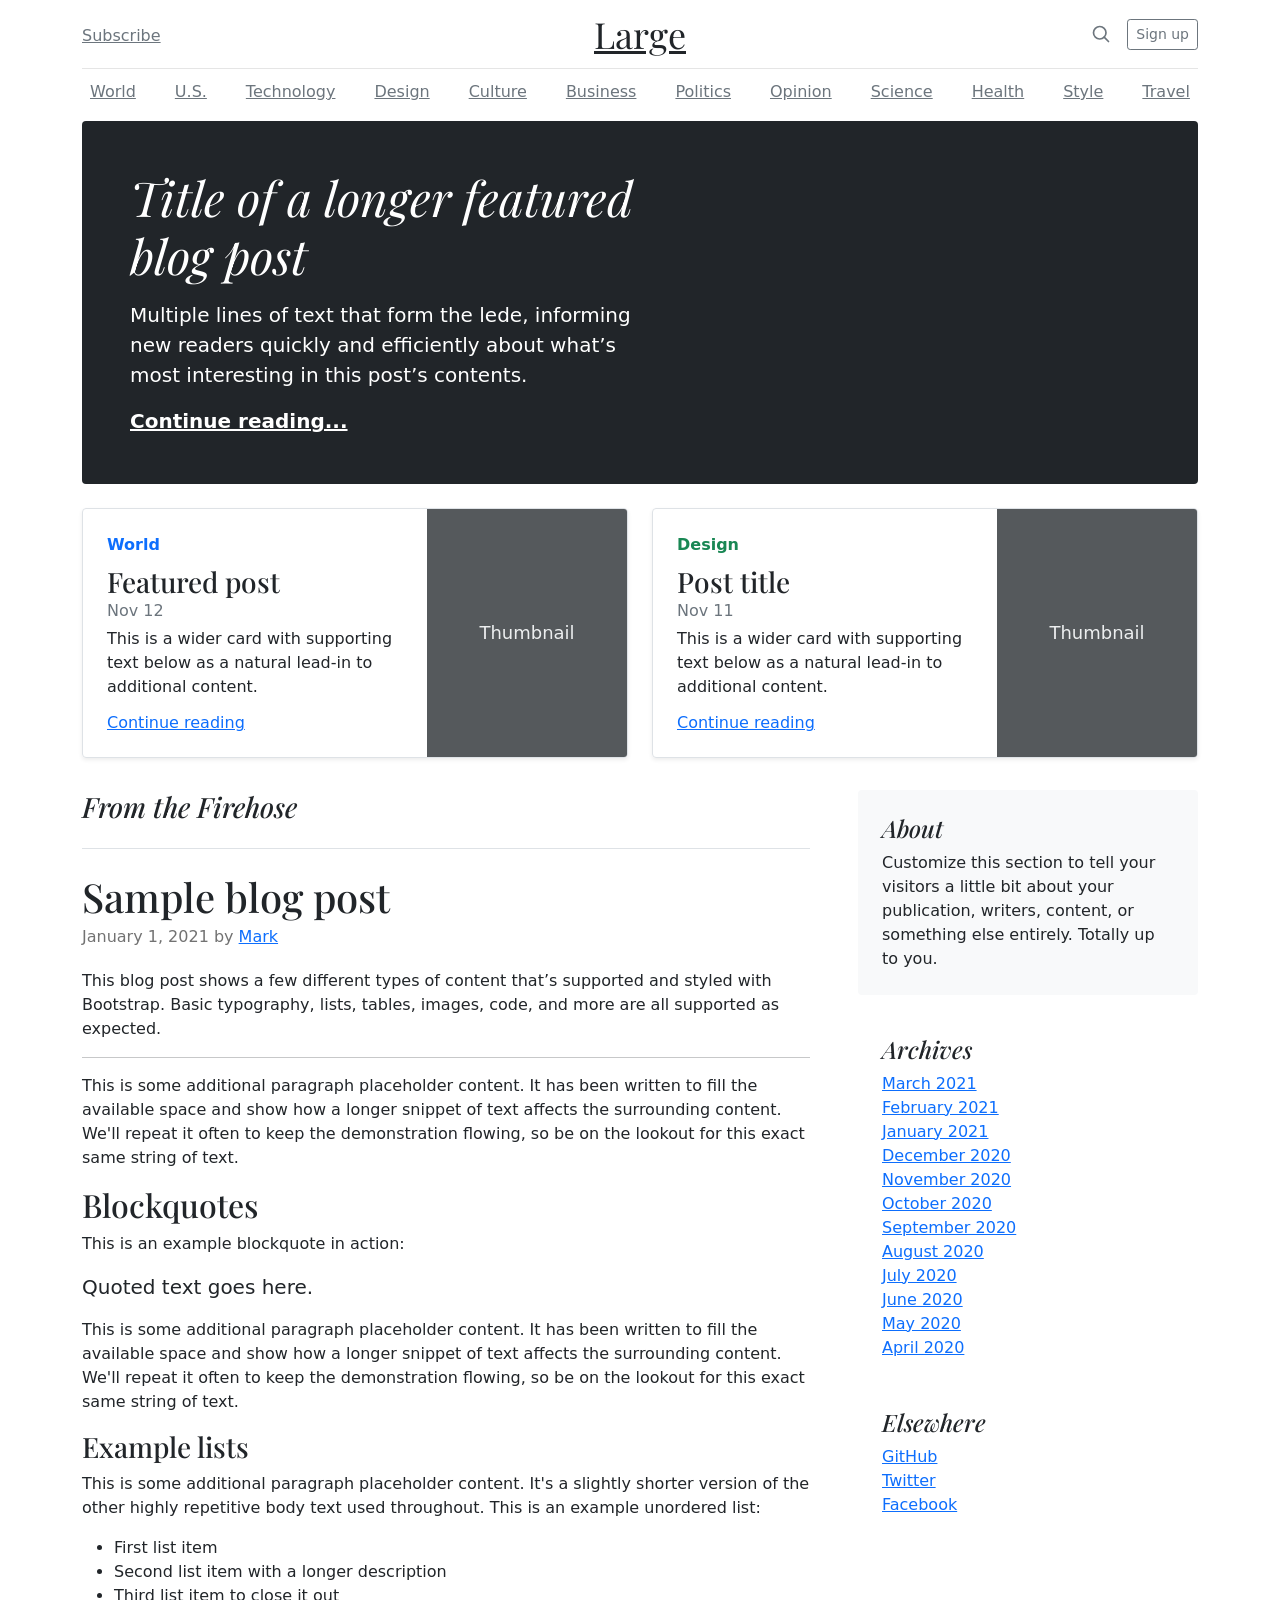
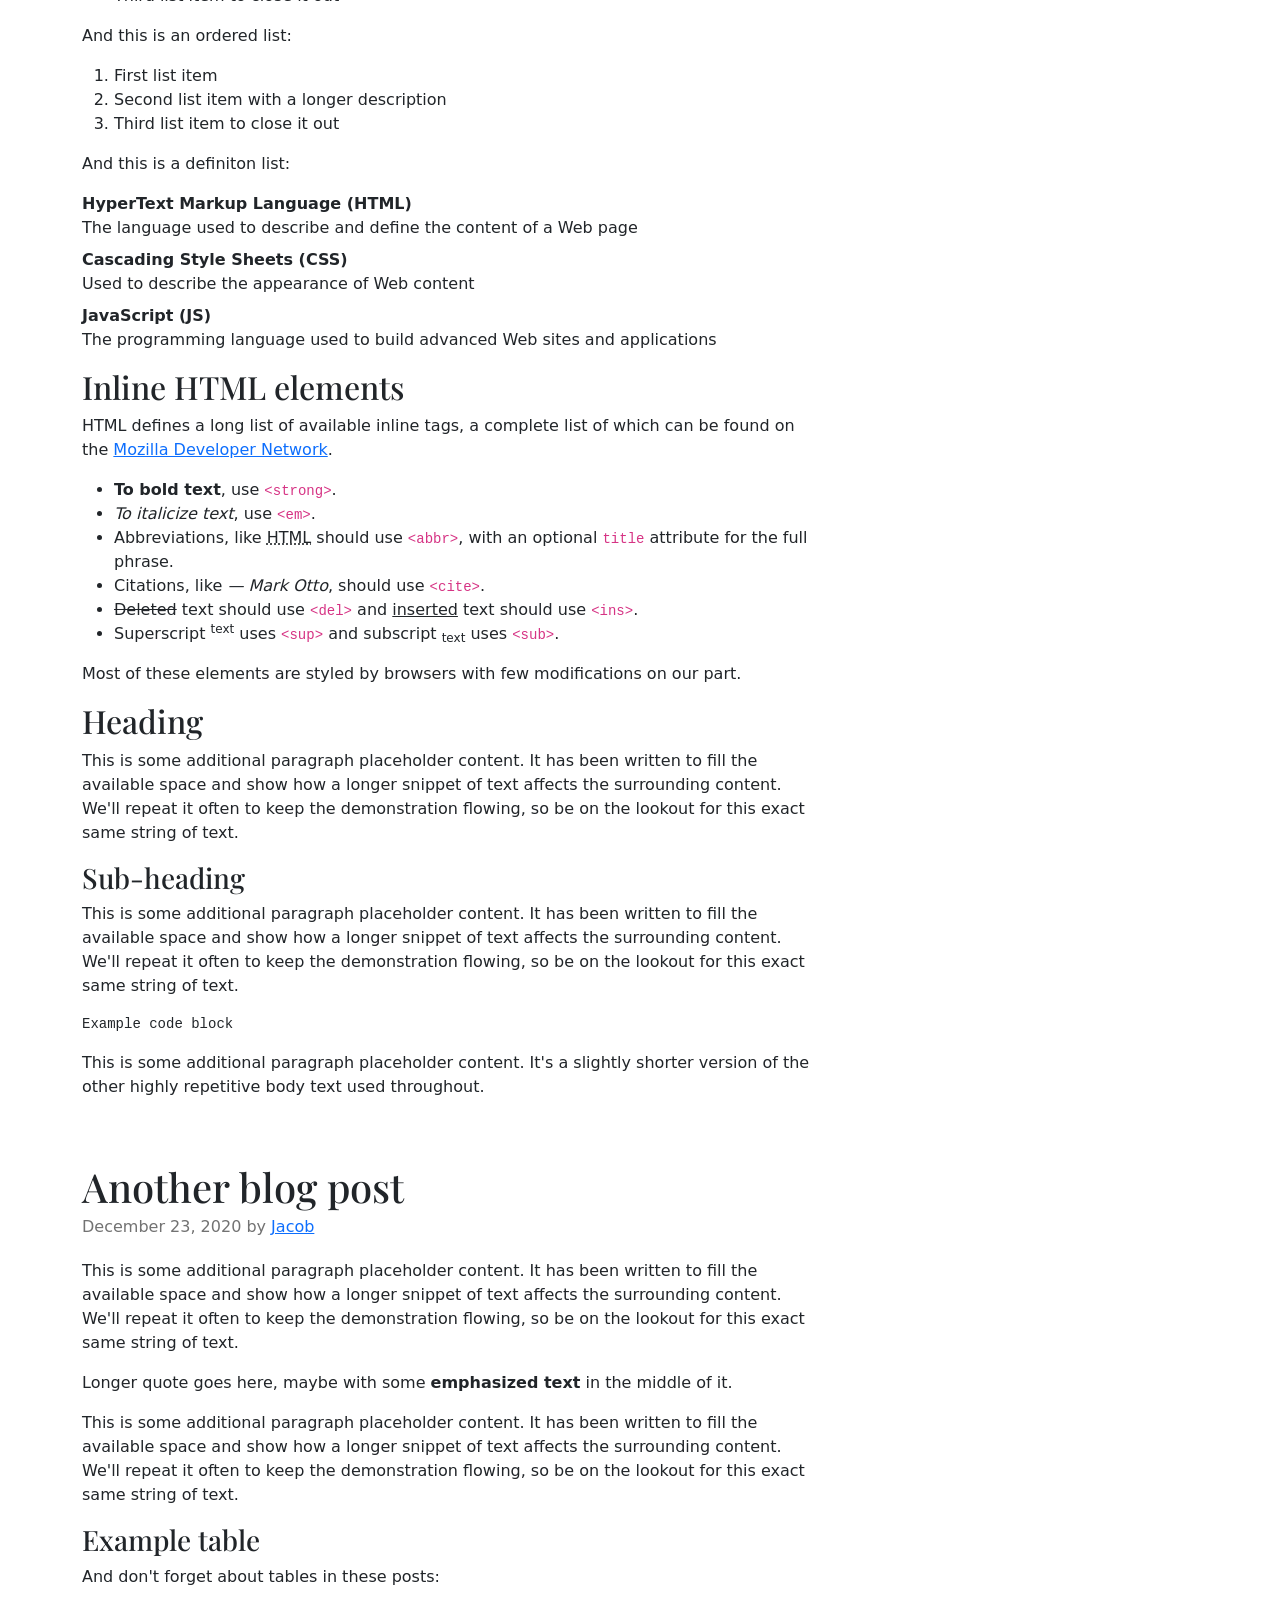
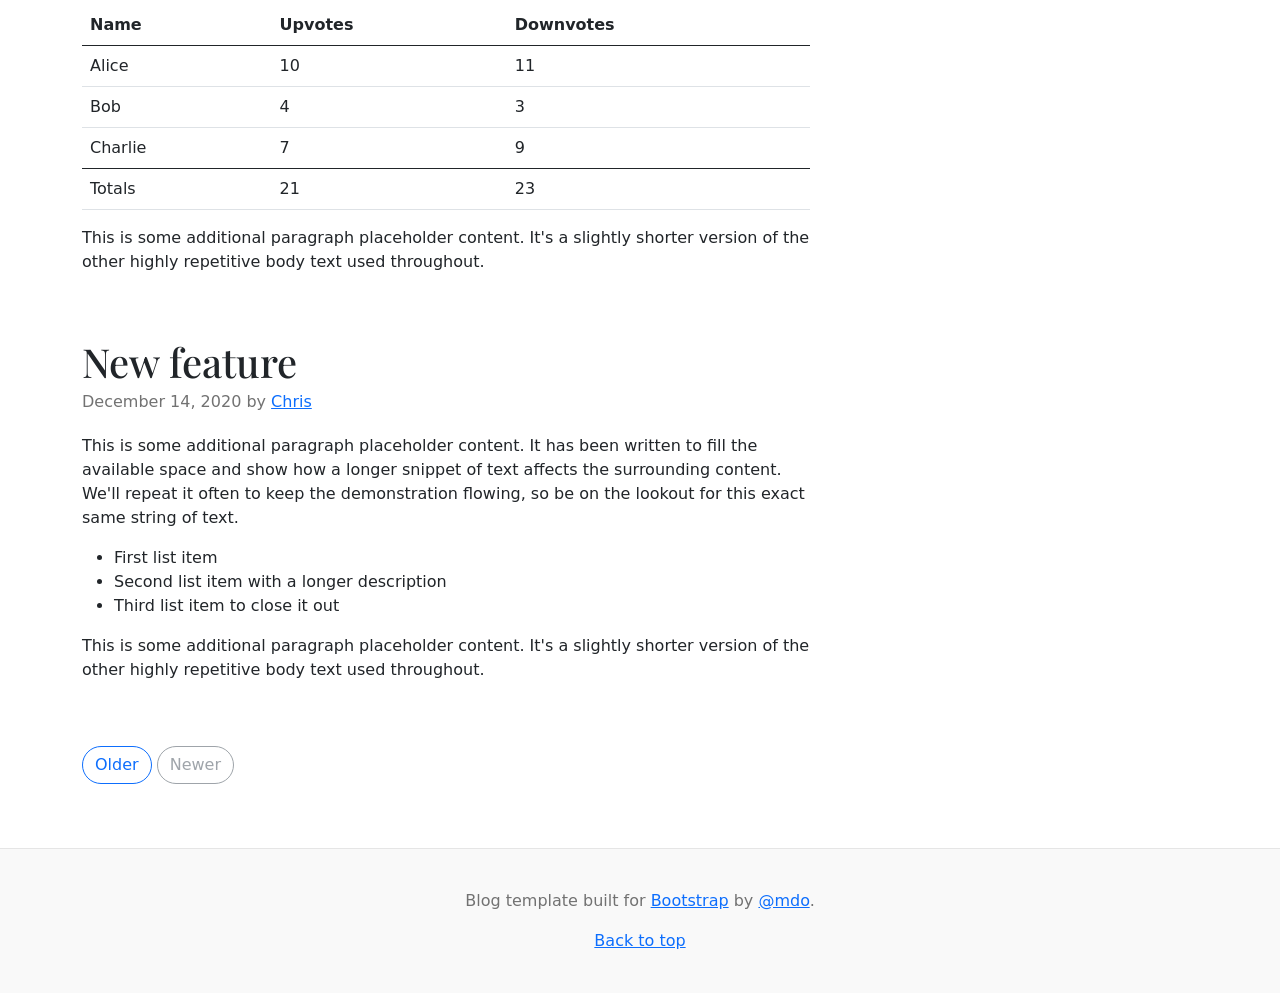
<file: bootstrap-5.0.2-examples/bootstrap-5.0.2-examples/blog/index.html>
<!doctype html>
<html lang="en">
  <head>
    <meta charset="utf-8">
    <meta name="viewport" content="width=device-width, initial-scale=1">
    <meta name="description" content="">
    <meta name="author" content="Mark Otto, Jacob Thornton, and Bootstrap contributors">
    <meta name="generator" content="Hugo 0.84.0">
    <title>Blog Template · Bootstrap v5.0</title>

    <link rel="canonical" href="https://getbootstrap.com/docs/5.0/examples/blog/">

    

    <!-- Bootstrap core CSS -->
<link href="../assets/dist/css/bootstrap.min.css" rel="stylesheet">

    <style>
      .bd-placeholder-img {
        font-size: 1.125rem;
        text-anchor: middle;
        -webkit-user-select: none;
        -moz-user-select: none;
        user-select: none;
      }

      @media (min-width: 768px) {
        .bd-placeholder-img-lg {
          font-size: 3.5rem;
        }
      }
    </style>

    
    <!-- Custom styles for this template -->
    <link href="https://fonts.googleapis.com/css?family=Playfair&#43;Display:700,900&amp;display=swap" rel="stylesheet">
    <!-- Custom styles for this template -->
    <link href="blog.css" rel="stylesheet">
  </head>
  <body>
    
<div class="container">
  <header class="blog-header py-3">
    <div class="row flex-nowrap justify-content-between align-items-center">
      <div class="col-4 pt-1">
        <a class="link-secondary" href="#">Subscribe</a>
      </div>
      <div class="col-4 text-center">
        <a class="blog-header-logo text-dark" href="#">Large</a>
      </div>
      <div class="col-4 d-flex justify-content-end align-items-center">
        <a class="link-secondary" href="#" aria-label="Search">
          <svg xmlns="http://www.w3.org/2000/svg" width="20" height="20" fill="none" stroke="currentColor" stroke-linecap="round" stroke-linejoin="round" stroke-width="2" class="mx-3" role="img" viewBox="0 0 24 24"><title>Search</title><circle cx="10.5" cy="10.5" r="7.5"/><path d="M21 21l-5.2-5.2"/></svg>
        </a>
        <a class="btn btn-sm btn-outline-secondary" href="#">Sign up</a>
      </div>
    </div>
  </header>

  <div class="nav-scroller py-1 mb-2">
    <nav class="nav d-flex justify-content-between">
      <a class="p-2 link-secondary" href="#">World</a>
      <a class="p-2 link-secondary" href="#">U.S.</a>
      <a class="p-2 link-secondary" href="#">Technology</a>
      <a class="p-2 link-secondary" href="#">Design</a>
      <a class="p-2 link-secondary" href="#">Culture</a>
      <a class="p-2 link-secondary" href="#">Business</a>
      <a class="p-2 link-secondary" href="#">Politics</a>
      <a class="p-2 link-secondary" href="#">Opinion</a>
      <a class="p-2 link-secondary" href="#">Science</a>
      <a class="p-2 link-secondary" href="#">Health</a>
      <a class="p-2 link-secondary" href="#">Style</a>
      <a class="p-2 link-secondary" href="#">Travel</a>
    </nav>
  </div>
</div>

<main class="container">
  <div class="p-4 p-md-5 mb-4 text-white rounded bg-dark">
    <div class="col-md-6 px-0">
      <h1 class="display-4 fst-italic">Title of a longer featured blog post</h1>
      <p class="lead my-3">Multiple lines of text that form the lede, informing new readers quickly and efficiently about what’s most interesting in this post’s contents.</p>
      <p class="lead mb-0"><a href="#" class="text-white fw-bold">Continue reading...</a></p>
    </div>
  </div>

  <div class="row mb-2">
    <div class="col-md-6">
      <div class="row g-0 border rounded overflow-hidden flex-md-row mb-4 shadow-sm h-md-250 position-relative">
        <div class="col p-4 d-flex flex-column position-static">
          <strong class="d-inline-block mb-2 text-primary">World</strong>
          <h3 class="mb-0">Featured post</h3>
          <div class="mb-1 text-muted">Nov 12</div>
          <p class="card-text mb-auto">This is a wider card with supporting text below as a natural lead-in to additional content.</p>
          <a href="#" class="stretched-link">Continue reading</a>
        </div>
        <div class="col-auto d-none d-lg-block">
          <svg class="bd-placeholder-img" width="200" height="250" xmlns="http://www.w3.org/2000/svg" role="img" aria-label="Placeholder: Thumbnail" preserveAspectRatio="xMidYMid slice" focusable="false"><title>Placeholder</title><rect width="100%" height="100%" fill="#55595c"/><text x="50%" y="50%" fill="#eceeef" dy=".3em">Thumbnail</text></svg>

        </div>
      </div>
    </div>
    <div class="col-md-6">
      <div class="row g-0 border rounded overflow-hidden flex-md-row mb-4 shadow-sm h-md-250 position-relative">
        <div class="col p-4 d-flex flex-column position-static">
          <strong class="d-inline-block mb-2 text-success">Design</strong>
          <h3 class="mb-0">Post title</h3>
          <div class="mb-1 text-muted">Nov 11</div>
          <p class="mb-auto">This is a wider card with supporting text below as a natural lead-in to additional content.</p>
          <a href="#" class="stretched-link">Continue reading</a>
        </div>
        <div class="col-auto d-none d-lg-block">
          <svg class="bd-placeholder-img" width="200" height="250" xmlns="http://www.w3.org/2000/svg" role="img" aria-label="Placeholder: Thumbnail" preserveAspectRatio="xMidYMid slice" focusable="false"><title>Placeholder</title><rect width="100%" height="100%" fill="#55595c"/><text x="50%" y="50%" fill="#eceeef" dy=".3em">Thumbnail</text></svg>

        </div>
      </div>
    </div>
  </div>

  <div class="row g-5">
    <div class="col-md-8">
      <h3 class="pb-4 mb-4 fst-italic border-bottom">
        From the Firehose
      </h3>

      <article class="blog-post">
        <h2 class="blog-post-title">Sample blog post</h2>
        <p class="blog-post-meta">January 1, 2021 by <a href="#">Mark</a></p>

        <p>This blog post shows a few different types of content that’s supported and styled with Bootstrap. Basic typography, lists, tables, images, code, and more are all supported as expected.</p>
        <hr>
        <p>This is some additional paragraph placeholder content. It has been written to fill the available space and show how a longer snippet of text affects the surrounding content. We'll repeat it often to keep the demonstration flowing, so be on the lookout for this exact same string of text.</p>
        <h2>Blockquotes</h2>
        <p>This is an example blockquote in action:</p>
        <blockquote class="blockquote">
          <p>Quoted text goes here.</p>
        </blockquote>
        <p>This is some additional paragraph placeholder content. It has been written to fill the available space and show how a longer snippet of text affects the surrounding content. We'll repeat it often to keep the demonstration flowing, so be on the lookout for this exact same string of text.</p>
        <h3>Example lists</h3>
        <p>This is some additional paragraph placeholder content. It's a slightly shorter version of the other highly repetitive body text used throughout. This is an example unordered list:</p>
        <ul>
          <li>First list item</li>
          <li>Second list item with a longer description</li>
          <li>Third list item to close it out</li>
        </ul>
        <p>And this is an ordered list:</p>
        <ol>
          <li>First list item</li>
          <li>Second list item with a longer description</li>
          <li>Third list item to close it out</li>
        </ol>
        <p>And this is a definiton list:</p>
        <dl>
          <dt>HyperText Markup Language (HTML)</dt>
          <dd>The language used to describe and define the content of a Web page</dd>
          <dt>Cascading Style Sheets (CSS)</dt>
          <dd>Used to describe the appearance of Web content</dd>
          <dt>JavaScript (JS)</dt>
          <dd>The programming language used to build advanced Web sites and applications</dd>
        </dl>
        <h2>Inline HTML elements</h2>
        <p>HTML defines a long list of available inline tags, a complete list of which can be found on the <a href="https://developer.mozilla.org/en-US/docs/Web/HTML/Element">Mozilla Developer Network</a>.</p>
        <ul>
          <li><strong>To bold text</strong>, use <code class="language-plaintext highlighter-rouge">&lt;strong&gt;</code>.</li>
          <li><em>To italicize text</em>, use <code class="language-plaintext highlighter-rouge">&lt;em&gt;</code>.</li>
          <li>Abbreviations, like <abbr title="HyperText Markup Langage">HTML</abbr> should use <code class="language-plaintext highlighter-rouge">&lt;abbr&gt;</code>, with an optional <code class="language-plaintext highlighter-rouge">title</code> attribute for the full phrase.</li>
          <li>Citations, like <cite>— Mark Otto</cite>, should use <code class="language-plaintext highlighter-rouge">&lt;cite&gt;</code>.</li>
          <li><del>Deleted</del> text should use <code class="language-plaintext highlighter-rouge">&lt;del&gt;</code> and <ins>inserted</ins> text should use <code class="language-plaintext highlighter-rouge">&lt;ins&gt;</code>.</li>
          <li>Superscript <sup>text</sup> uses <code class="language-plaintext highlighter-rouge">&lt;sup&gt;</code> and subscript <sub>text</sub> uses <code class="language-plaintext highlighter-rouge">&lt;sub&gt;</code>.</li>
        </ul>
        <p>Most of these elements are styled by browsers with few modifications on our part.</p>
        <h2>Heading</h2>
        <p>This is some additional paragraph placeholder content. It has been written to fill the available space and show how a longer snippet of text affects the surrounding content. We'll repeat it often to keep the demonstration flowing, so be on the lookout for this exact same string of text.</p>
        <h3>Sub-heading</h3>
        <p>This is some additional paragraph placeholder content. It has been written to fill the available space and show how a longer snippet of text affects the surrounding content. We'll repeat it often to keep the demonstration flowing, so be on the lookout for this exact same string of text.</p>
        <pre><code>Example code block</code></pre>
        <p>This is some additional paragraph placeholder content. It's a slightly shorter version of the other highly repetitive body text used throughout.</p>
      </article>

      <article class="blog-post">
        <h2 class="blog-post-title">Another blog post</h2>
        <p class="blog-post-meta">December 23, 2020 by <a href="#">Jacob</a></p>

        <p>This is some additional paragraph placeholder content. It has been written to fill the available space and show how a longer snippet of text affects the surrounding content. We'll repeat it often to keep the demonstration flowing, so be on the lookout for this exact same string of text.</p>
        <blockquote>
          <p>Longer quote goes here, maybe with some <strong>emphasized text</strong> in the middle of it.</p>
        </blockquote>
        <p>This is some additional paragraph placeholder content. It has been written to fill the available space and show how a longer snippet of text affects the surrounding content. We'll repeat it often to keep the demonstration flowing, so be on the lookout for this exact same string of text.</p>
        <h3>Example table</h3>
        <p>And don't forget about tables in these posts:</p>
        <table class="table">
          <thead>
            <tr>
              <th>Name</th>
              <th>Upvotes</th>
              <th>Downvotes</th>
            </tr>
          </thead>
          <tbody>
            <tr>
              <td>Alice</td>
              <td>10</td>
              <td>11</td>
            </tr>
            <tr>
              <td>Bob</td>
              <td>4</td>
              <td>3</td>
            </tr>
            <tr>
              <td>Charlie</td>
              <td>7</td>
              <td>9</td>
            </tr>
          </tbody>
          <tfoot>
            <tr>
              <td>Totals</td>
              <td>21</td>
              <td>23</td>
            </tr>
          </tfoot>
        </table>

        <p>This is some additional paragraph placeholder content. It's a slightly shorter version of the other highly repetitive body text used throughout.</p>
      </article>

      <article class="blog-post">
        <h2 class="blog-post-title">New feature</h2>
        <p class="blog-post-meta">December 14, 2020 by <a href="#">Chris</a></p>

        <p>This is some additional paragraph placeholder content. It has been written to fill the available space and show how a longer snippet of text affects the surrounding content. We'll repeat it often to keep the demonstration flowing, so be on the lookout for this exact same string of text.</p>
        <ul>
          <li>First list item</li>
          <li>Second list item with a longer description</li>
          <li>Third list item to close it out</li>
        </ul>
        <p>This is some additional paragraph placeholder content. It's a slightly shorter version of the other highly repetitive body text used throughout.</p>
      </article>

      <nav class="blog-pagination" aria-label="Pagination">
        <a class="btn btn-outline-primary" href="#">Older</a>
        <a class="btn btn-outline-secondary disabled" href="#" tabindex="-1" aria-disabled="true">Newer</a>
      </nav>

    </div>

    <div class="col-md-4">
      <div class="position-sticky" style="top: 2rem;">
        <div class="p-4 mb-3 bg-light rounded">
          <h4 class="fst-italic">About</h4>
          <p class="mb-0">Customize this section to tell your visitors a little bit about your publication, writers, content, or something else entirely. Totally up to you.</p>
        </div>

        <div class="p-4">
          <h4 class="fst-italic">Archives</h4>
          <ol class="list-unstyled mb-0">
            <li><a href="#">March 2021</a></li>
            <li><a href="#">February 2021</a></li>
            <li><a href="#">January 2021</a></li>
            <li><a href="#">December 2020</a></li>
            <li><a href="#">November 2020</a></li>
            <li><a href="#">October 2020</a></li>
            <li><a href="#">September 2020</a></li>
            <li><a href="#">August 2020</a></li>
            <li><a href="#">July 2020</a></li>
            <li><a href="#">June 2020</a></li>
            <li><a href="#">May 2020</a></li>
            <li><a href="#">April 2020</a></li>
          </ol>
        </div>

        <div class="p-4">
          <h4 class="fst-italic">Elsewhere</h4>
          <ol class="list-unstyled">
            <li><a href="#">GitHub</a></li>
            <li><a href="#">Twitter</a></li>
            <li><a href="#">Facebook</a></li>
          </ol>
        </div>
      </div>
    </div>
  </div>

</main>

<footer class="blog-footer">
  <p>Blog template built for <a href="https://getbootstrap.com/">Bootstrap</a> by <a href="https://twitter.com/mdo">@mdo</a>.</p>
  <p>
    <a href="#">Back to top</a>
  </p>
</footer>


    
  </body>
</html>
</file>
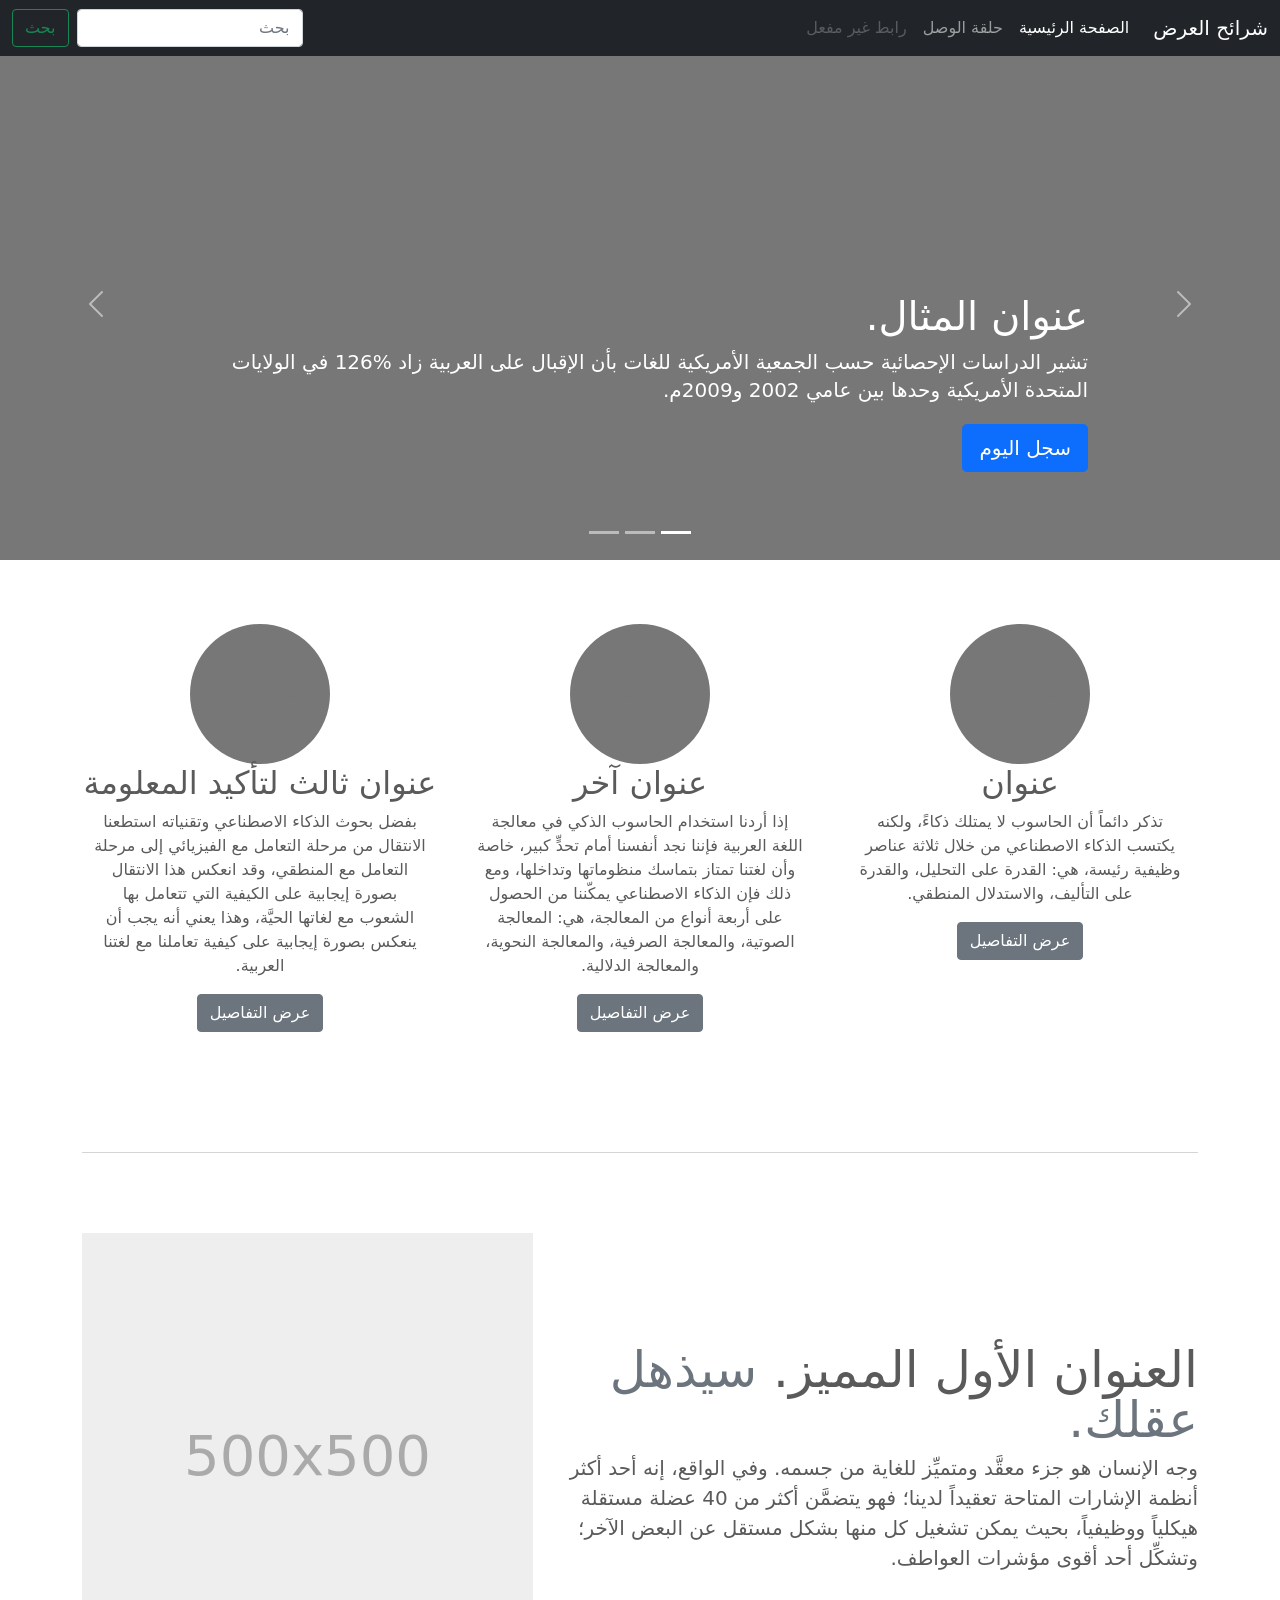
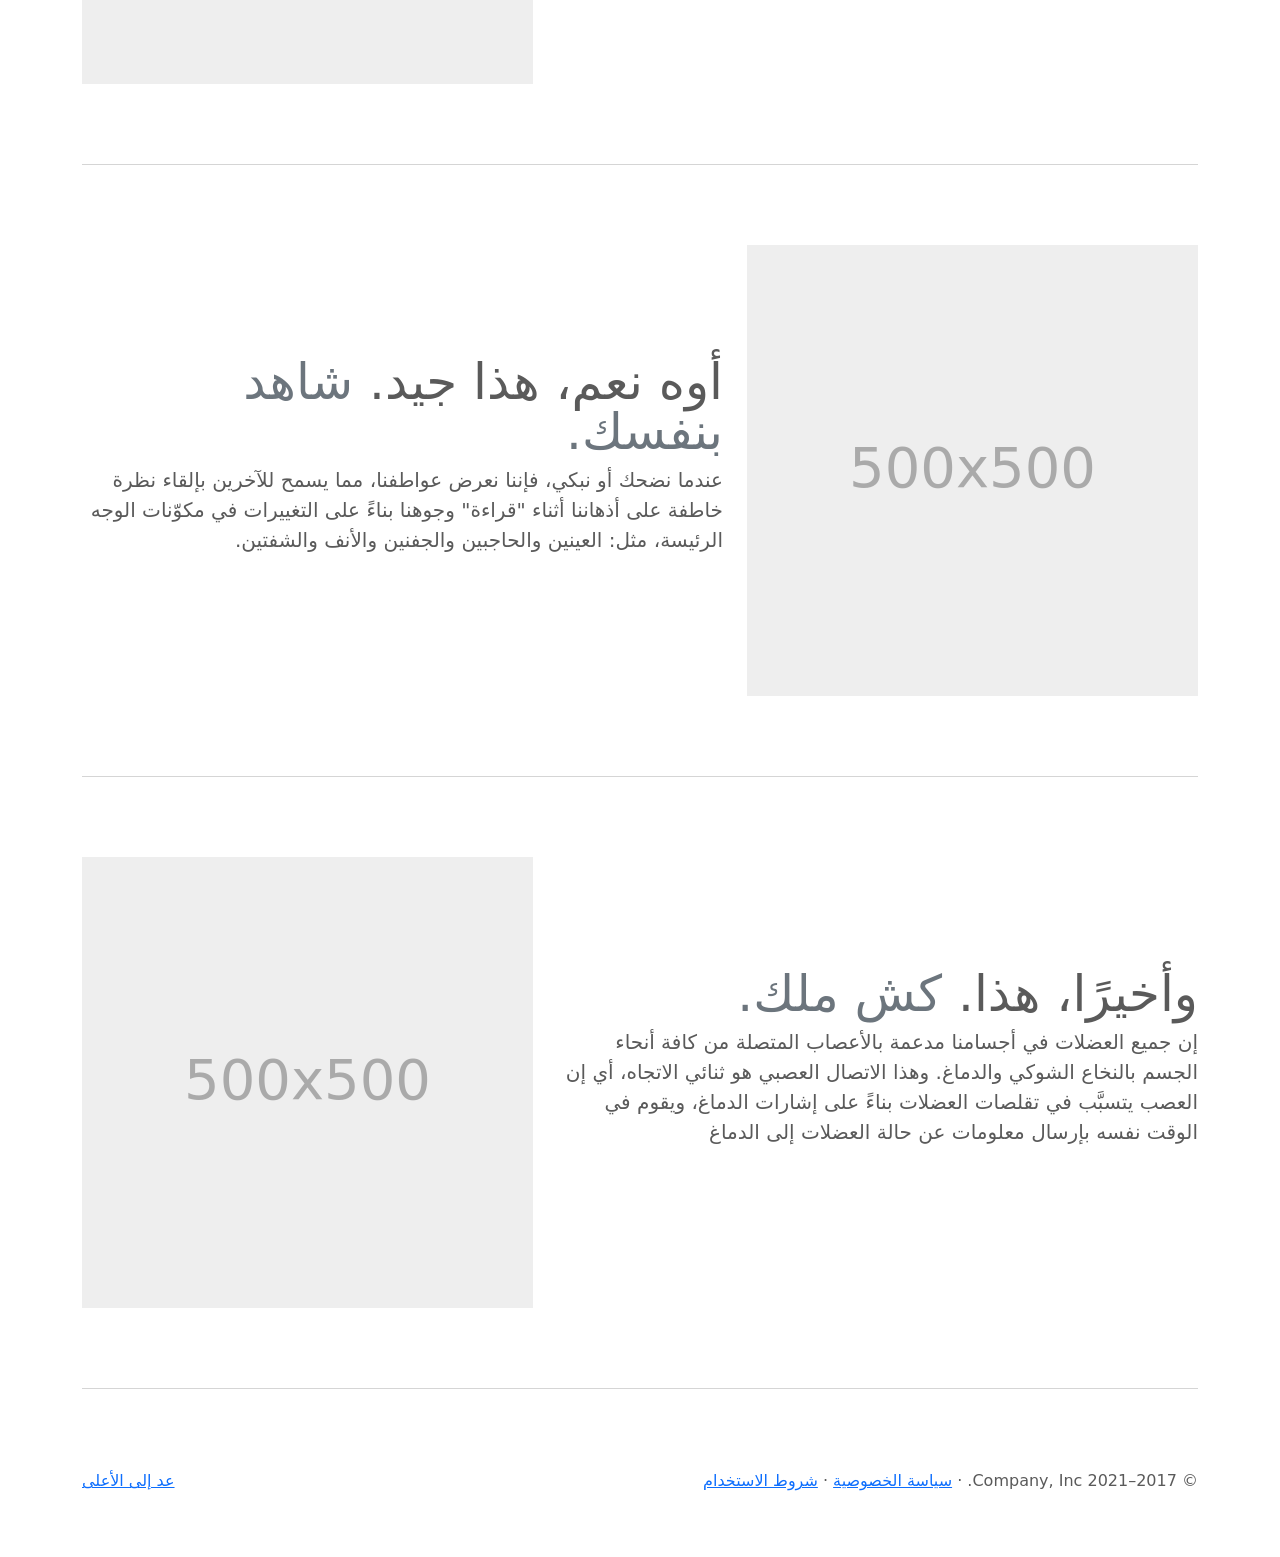
<file: bootstrap-5.0.2-examples/bootstrap-5.0.2-examples/carousel-rtl/index.html>
<!doctype html>
<html lang="ar" dir="rtl">
  <head>
    <meta charset="utf-8">
    <meta name="viewport" content="width=device-width, initial-scale=1">
    <meta name="description" content="">
    <meta name="author" content="Mark Otto, Jacob Thornton, and Bootstrap contributors">
    <meta name="generator" content="Hugo 0.84.0">
    <title>قالب  شرائح العرض · Bootstrap v5.0</title>

    <link rel="canonical" href="https://getbootstrap.com/docs/5.0/examples/carousel-rtl/">

    

    <!-- Bootstrap core CSS -->
<link href="../assets/dist/css/bootstrap.rtl.min.css" rel="stylesheet">

    <style>
      .bd-placeholder-img {
        font-size: 1.125rem;
        text-anchor: middle;
        -webkit-user-select: none;
        -moz-user-select: none;
        user-select: none;
      }

      @media (min-width: 768px) {
        .bd-placeholder-img-lg {
          font-size: 3.5rem;
        }
      }
    </style>

    
    <!-- Custom styles for this template -->
    <link href="../carousel/carousel.rtl.css" rel="stylesheet">
  </head>
  <body>
    
<header>
  <nav class="navbar navbar-expand-md navbar-dark fixed-top bg-dark">
    <div class="container-fluid">
      <a class="navbar-brand" href="#">شرائح العرض</a>
      <button class="navbar-toggler" type="button" data-bs-toggle="collapse" data-bs-target="#navbarCollapse" aria-controls="navbarCollapse" aria-expanded="false" aria-label="تبديل التنقل">
        <span class="navbar-toggler-icon"></span>
      </button>
      <div class="collapse navbar-collapse" id="navbarCollapse">
        <ul class="navbar-nav me-auto mb-2 mb-md-0">
          <li class="nav-item">
            <a class="nav-link active" aria-current="page" href="#">الصفحة الرئيسية</a>
          </li>
          <li class="nav-item">
            <a class="nav-link" href="#">حلقة الوصل</a>
          </li>
          <li class="nav-item">
            <a class="nav-link disabled" href="#" tabindex="-1" aria-disabled="true">رابط غير مفعل</a>
          </li>
        </ul>
        <form class="d-flex">
          <input class="form-control me-2" type="search" placeholder="بحث" aria-label="بحث">
          <button class="btn btn-outline-success" type="submit">بحث</button>
        </form>
      </div>
    </div>
  </nav>
</header>

<main>

  <div id="myCarousel" class="carousel slide" data-bs-ride="carousel">
    <div class="carousel-indicators">
      <button type="button" data-bs-target="#myCarousel" data-bs-slide-to="0" class="active" aria-current="true" aria-label="Slide 1"></button>
      <button type="button" data-bs-target="#myCarousel" data-bs-slide-to="1" aria-label="Slide 2"></button>
      <button type="button" data-bs-target="#myCarousel" data-bs-slide-to="2" aria-label="Slide 3"></button>
    </div>
    <div class="carousel-inner">
      <div class="carousel-item active">
        <svg class="bd-placeholder-img" width="100%" height="100%" xmlns="http://www.w3.org/2000/svg" aria-hidden="true" preserveAspectRatio="xMidYMid slice" focusable="false"><rect width="100%" height="100%" fill="#777"/></svg>

        <div class="container">
          <div class="carousel-caption text-start">
            <h1>عنوان المثال.</h1>
            <p>تشير الدراسات الإحصائية حسب الجمعية الأمريكية للغات بأن الإقبال على العربية زاد %126 في الولايات المتحدة الأمريكية وحدها بين عامي 2002 و2009م.</p>
            <p><a class="btn btn-lg btn-primary" href="#">سجل اليوم</a></p>
          </div>
        </div>
      </div>
      <div class="carousel-item">
        <svg class="bd-placeholder-img" width="100%" height="100%" xmlns="http://www.w3.org/2000/svg" aria-hidden="true" preserveAspectRatio="xMidYMid slice" focusable="false"><rect width="100%" height="100%" fill="#777"/></svg>

        <div class="container">
          <div class="carousel-caption">
            <h1>عنوان مثال آخر.</h1>
            <p>حسب المجلس الثقافي البريطاني فإن تعليم الإنجليزية داخل بريطانيا يسهم في تعزيز اقتصادها بما يتجاوز ملياري جنيه سنوياً، كما أنه وفر أكثر من 26 ألف وظيفة.</p>
            <p><a class="btn btn-lg btn-primary" href="#">أعرف أكثر</a></p>
          </div>
        </div>
      </div>
      <div class="carousel-item">
        <svg class="bd-placeholder-img" width="100%" height="100%" xmlns="http://www.w3.org/2000/svg" aria-hidden="true" preserveAspectRatio="xMidYMid slice" focusable="false"><rect width="100%" height="100%" fill="#777"/></svg>

        <div class="container">
          <div class="carousel-caption text-end">
            <h1>واحد أكثر لقياس جيد.</h1>
            <p>الإحصاءات لحجم الاستثمار اللغوي خارج بريطانيا تتفاوت من سنة لأخرى إلا أن المدير التنفيذي للمجلس الثقافي البريطاني إدي بايرز يرى أن استثمار تعليم الإنجليزية في الخارج لا يحسب على المستوى المالي فحسب بل على المستوى السياسي أيضاً.</p>
            <p><a class="btn btn-lg btn-primary" href="#">تصفح المعرض</a></p>
          </div>
        </div>
      </div>
    </div>
    <button class="carousel-control-prev" type="button" data-bs-target="#myCarousel" data-bs-slide="prev">
      <span class="carousel-control-prev-icon" aria-hidden="true"></span>
      <span class="visually-hidden">السابق</span>
    </button>
    <button class="carousel-control-next" type="button" data-bs-target="#myCarousel" data-bs-slide="next">
      <span class="carousel-control-next-icon" aria-hidden="true"></span>
      <span class="visually-hidden">التالي</span>
    </button>
  </div>


  <!-- Marketing messaging and featurettes
  ================================================== -->
  <!-- Wrap the rest of the page in another container to center all the content. -->

  <div class="container marketing">

    <!-- Three columns of text below the carousel -->
    <div class="row">
      <div class="col-lg-4">
        <svg class="bd-placeholder-img rounded-circle" width="140" height="140" xmlns="http://www.w3.org/2000/svg" role="img" aria-label="Placeholder: 140x140" preserveAspectRatio="xMidYMid slice" focusable="false"><title>Placeholder</title><rect width="100%" height="100%" fill="#777"/><text x="50%" y="50%" fill="#777" dy=".3em">140x140</text></svg>

        <h2>عنوان</h2>
        <p>تذكر دائماً أن الحاسوب لا يمتلك ذكاءً، ولكنه يكتسب الذكاء الاصطناعي من خلال ثلاثة عناصر وظيفية رئيسة، هي: القدرة على التحليل، والقدرة على التأليف، والاستدلال المنطقي.</p>
        <p><a class="btn btn-secondary" href="#">عرض التفاصيل</a></p>
      </div><!-- /.col-lg-4 -->
      <div class="col-lg-4">
        <svg class="bd-placeholder-img rounded-circle" width="140" height="140" xmlns="http://www.w3.org/2000/svg" role="img" aria-label="Placeholder: 140x140" preserveAspectRatio="xMidYMid slice" focusable="false"><title>Placeholder</title><rect width="100%" height="100%" fill="#777"/><text x="50%" y="50%" fill="#777" dy=".3em">140x140</text></svg>

        <h2>عنوان آخر</h2>
        <p>إذا أردنا استخدام الحاسوب الذكي في معالجة اللغة العربية فإننا نجد أنفسنا أمام تحدٍّ كبير، خاصة وأن لغتنا تمتاز بتماسك منظوماتها وتداخلها، ومع ذلك فإن الذكاء الاصطناعي يمكّننا من الحصول على أربعة أنواع من المعالجة، هي: المعالجة الصوتية، والمعالجة الصرفية، والمعالجة النحوية، والمعالجة الدلالية.</p>
        <p><a class="btn btn-secondary" href="#">عرض التفاصيل</a></p>
      </div><!-- /.col-lg-4 -->
      <div class="col-lg-4">
        <svg class="bd-placeholder-img rounded-circle" width="140" height="140" xmlns="http://www.w3.org/2000/svg" role="img" aria-label="Placeholder: 140x140" preserveAspectRatio="xMidYMid slice" focusable="false"><title>Placeholder</title><rect width="100%" height="100%" fill="#777"/><text x="50%" y="50%" fill="#777" dy=".3em">140x140</text></svg>

        <h2>عنوان ثالث لتأكيد المعلومة</h2>
        <p>بفضل بحوث الذكاء الاصطناعي وتقنياته استطعنا الانتقال من مرحلة التعامل مع الفيزيائي إلى مرحلة التعامل مع المنطقي، وقد انعكس هذا الانتقال بصورة إيجابية على الكيفية التي تتعامل بها الشعوب مع لغاتها الحيَّة، وهذا يعني أنه يجب أن ينعكس بصورة إيجابية على كيفية تعاملنا مع لغتنا العربية.</p>
        <p><a class="btn btn-secondary" href="#">عرض التفاصيل</a></p>
      </div><!-- /.col-lg-4 -->
    </div><!-- /.row -->


    <!-- START THE FEATURETTES -->

    <hr class="featurette-divider">

    <div class="row featurette">
      <div class="col-md-7">
        <h2 class="featurette-heading">العنوان الأول المميز. <span class="text-muted"> سيذهل عقلك. </span></h2>
        <p class="lead">وجه الإنسان هو جزء معقَّد ومتميِّز للغاية من جسمه. وفي الواقع، إنه أحد أكثر أنظمة الإشارات المتاحة تعقيداً لدينا؛ فهو يتضمَّن أكثر من 40 عضلة مستقلة هيكلياً ووظيفياً، بحيث يمكن تشغيل كل منها بشكل مستقل عن البعض الآخر؛ وتشكِّل أحد أقوى مؤشرات العواطف.</p>
      </div>
      <div class="col-md-5">
        <svg class="bd-placeholder-img bd-placeholder-img-lg featurette-image img-fluid mx-auto" width="500" height="500" xmlns="http://www.w3.org/2000/svg" role="img" aria-label="Placeholder: 500x500" preserveAspectRatio="xMidYMid slice" focusable="false"><title>Placeholder</title><rect width="100%" height="100%" fill="#eee"/><text x="50%" y="50%" fill="#aaa" dy=".3em">500x500</text></svg>

      </div>
    </div>

    <hr class="featurette-divider">

    <div class="row featurette">
      <div class="col-md-7 order-md-2">
        <h2 class="featurette-heading">أوه نعم، هذا جيد. <span class="text-muted"> شاهد بنفسك. </span></h2>
        <p class="lead">عندما نضحك أو نبكي، فإننا نعرض عواطفنا، مما يسمح للآخرين بإلقاء نظرة خاطفة على أذهاننا أثناء "قراءة" وجوهنا بناءً على التغييرات في مكوّنات الوجه الرئيسة، مثل: العينين والحاجبين والجفنين والأنف والشفتين.</p>
      </div>
      <div class="col-md-5 order-md-1">
        <svg class="bd-placeholder-img bd-placeholder-img-lg featurette-image img-fluid mx-auto" width="500" height="500" xmlns="http://www.w3.org/2000/svg" role="img" aria-label="Placeholder: 500x500" preserveAspectRatio="xMidYMid slice" focusable="false"><title>Placeholder</title><rect width="100%" height="100%" fill="#eee"/><text x="50%" y="50%" fill="#aaa" dy=".3em">500x500</text></svg>

      </div>
    </div>

    <hr class="featurette-divider">

    <div class="row featurette">
      <div class="col-md-7">
        <h2 class="featurette-heading">وأخيرًا، هذا. <span class="text-muted"> كش ملك. </span></h2>
        <p class="lead">إن جميع العضلات في أجسامنا مدعمة بالأعصاب المتصلة من كافة أنحاء الجسم بالنخاع الشوكي والدماغ. وهذا الاتصال العصبي هو ثنائي الاتجاه، أي إن العصب يتسبَّب في تقلصات العضلات بناءً على إشارات الدماغ، ويقوم في الوقت نفسه بإرسال معلومات عن حالة العضلات إلى الدماغ</p>
      </div>
      <div class="col-md-5">
        <svg class="bd-placeholder-img bd-placeholder-img-lg featurette-image img-fluid mx-auto" width="500" height="500" xmlns="http://www.w3.org/2000/svg" role="img" aria-label="Placeholder: 500x500" preserveAspectRatio="xMidYMid slice" focusable="false"><title>Placeholder</title><rect width="100%" height="100%" fill="#eee"/><text x="50%" y="50%" fill="#aaa" dy=".3em">500x500</text></svg>

      </div>
    </div>

    <hr class="featurette-divider">

    <!-- /END THE FEATURETTES -->

  </div><!-- /.container -->


  <!-- FOOTER -->
  <footer class="container">
    <p class="float-end"><a href="#">عد إلى الأعلى</a></p>
    <p>&copy; 2017–2021 Company, Inc. &middot; <a href="#">سياسة الخصوصية</a> &middot; <a href="#">شروط الاستخدام</a></p>
  </footer>
</main>


    <script src="../assets/dist/js/bootstrap.bundle.min.js"></script>

      
  </body>
</html>
</file>
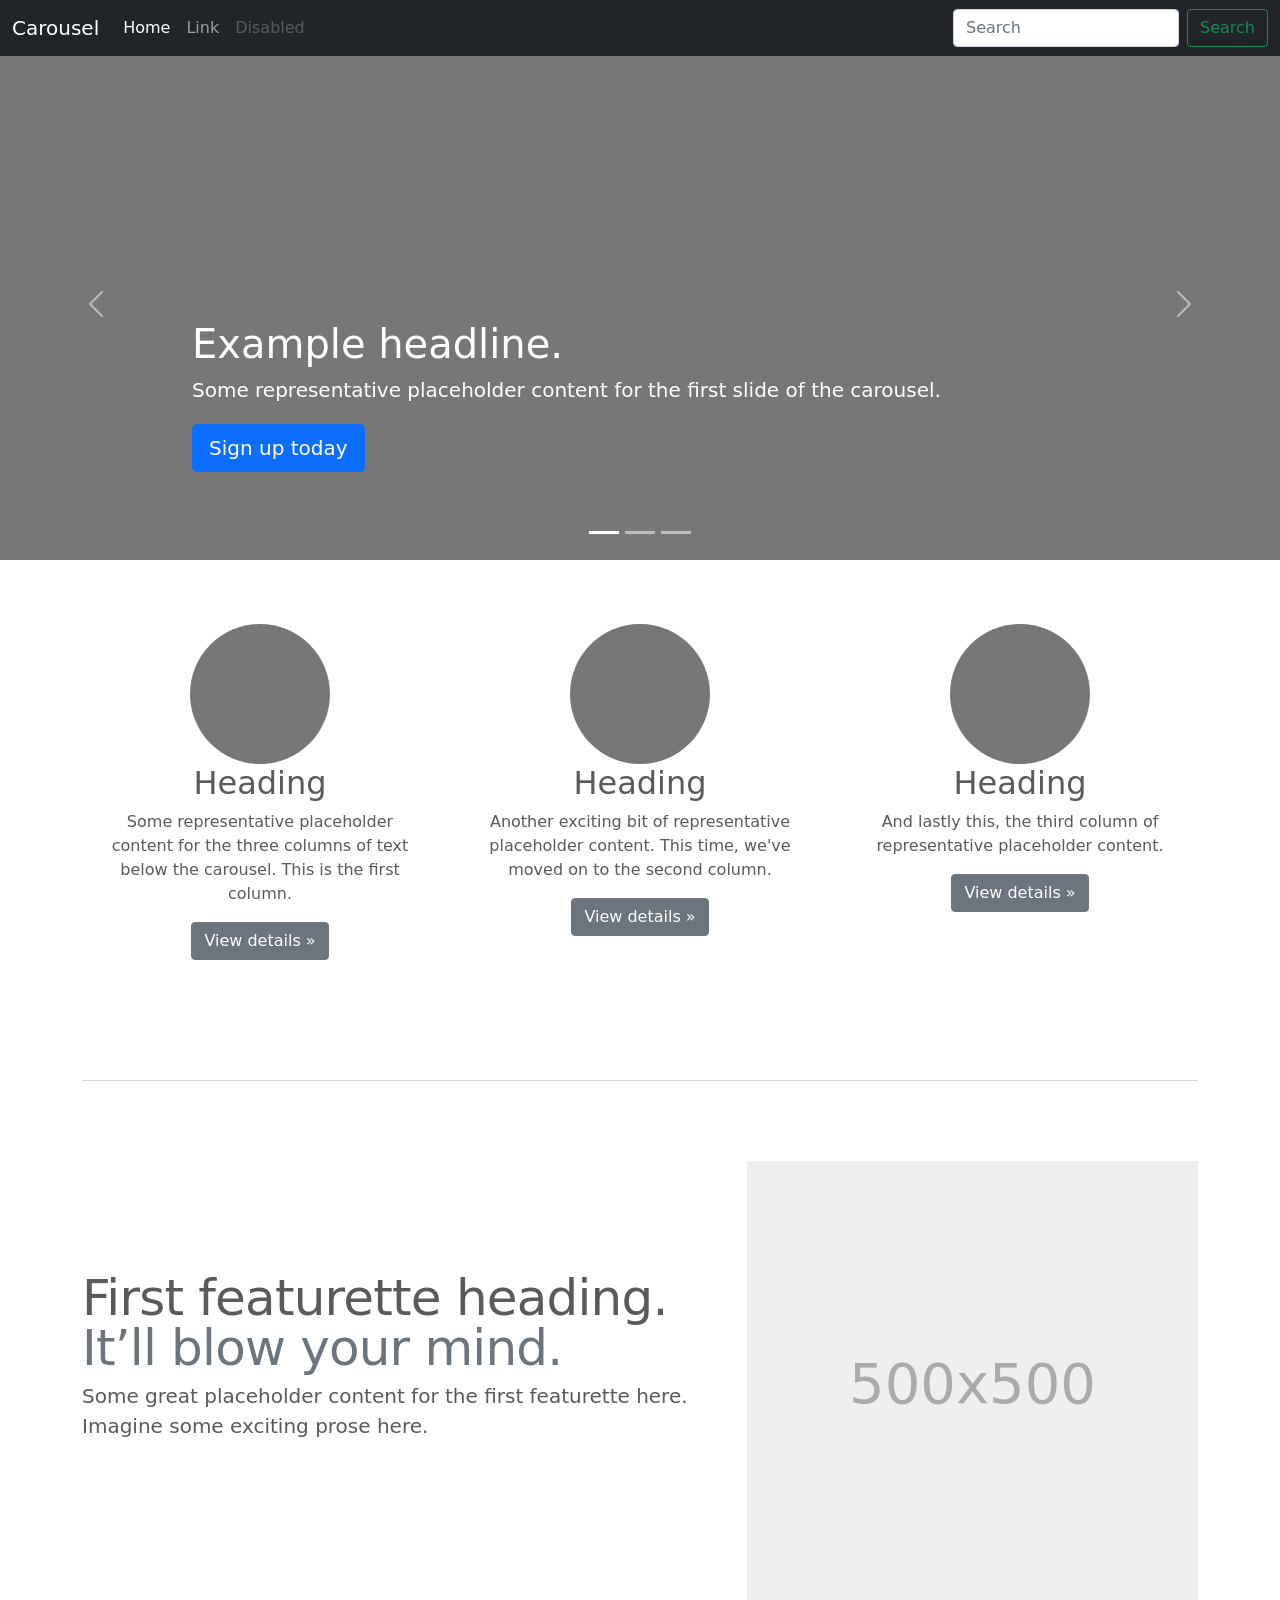
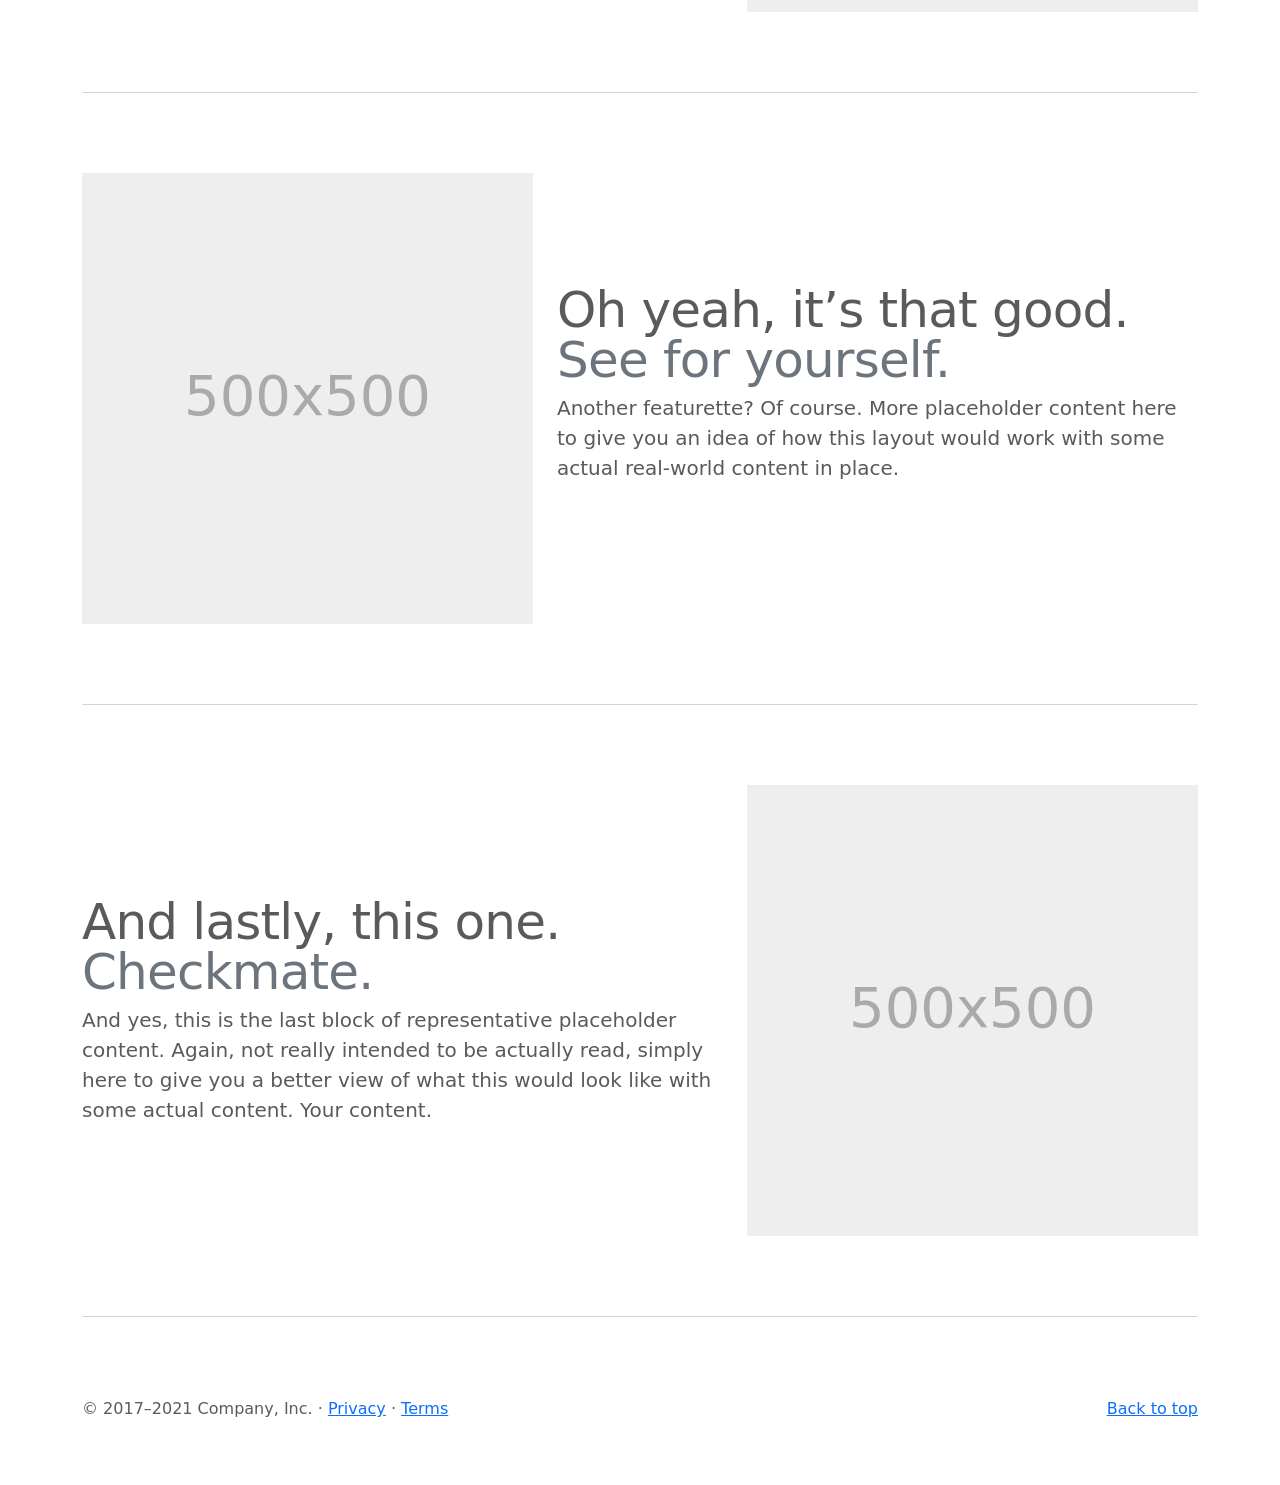
<file: bootstrap-5.0.2-examples/bootstrap-5.0.2-examples/carousel/index.html>
<!doctype html>
<html lang="en">
  <head>
    <meta charset="utf-8">
    <meta name="viewport" content="width=device-width, initial-scale=1">
    <meta name="description" content="">
    <meta name="author" content="Mark Otto, Jacob Thornton, and Bootstrap contributors">
    <meta name="generator" content="Hugo 0.84.0">
    <title>Carousel Template · Bootstrap v5.0</title>

    <link rel="canonical" href="https://getbootstrap.com/docs/5.0/examples/carousel/">

    

    <!-- Bootstrap core CSS -->
<link href="../assets/dist/css/bootstrap.min.css" rel="stylesheet">

    <style>
      .bd-placeholder-img {
        font-size: 1.125rem;
        text-anchor: middle;
        -webkit-user-select: none;
        -moz-user-select: none;
        user-select: none;
      }

      @media (min-width: 768px) {
        .bd-placeholder-img-lg {
          font-size: 3.5rem;
        }
      }
    </style>

    
    <!-- Custom styles for this template -->
    <link href="carousel.css" rel="stylesheet">
  </head>
  <body>
    
<header>
  <nav class="navbar navbar-expand-md navbar-dark fixed-top bg-dark">
    <div class="container-fluid">
      <a class="navbar-brand" href="#">Carousel</a>
      <button class="navbar-toggler" type="button" data-bs-toggle="collapse" data-bs-target="#navbarCollapse" aria-controls="navbarCollapse" aria-expanded="false" aria-label="Toggle navigation">
        <span class="navbar-toggler-icon"></span>
      </button>
      <div class="collapse navbar-collapse" id="navbarCollapse">
        <ul class="navbar-nav me-auto mb-2 mb-md-0">
          <li class="nav-item">
            <a class="nav-link active" aria-current="page" href="#">Home</a>
          </li>
          <li class="nav-item">
            <a class="nav-link" href="#">Link</a>
          </li>
          <li class="nav-item">
            <a class="nav-link disabled" href="#" tabindex="-1" aria-disabled="true">Disabled</a>
          </li>
        </ul>
        <form class="d-flex">
          <input class="form-control me-2" type="search" placeholder="Search" aria-label="Search">
          <button class="btn btn-outline-success" type="submit">Search</button>
        </form>
      </div>
    </div>
  </nav>
</header>

<main>

  <div id="myCarousel" class="carousel slide" data-bs-ride="carousel">
    <div class="carousel-indicators">
      <button type="button" data-bs-target="#myCarousel" data-bs-slide-to="0" class="active" aria-current="true" aria-label="Slide 1"></button>
      <button type="button" data-bs-target="#myCarousel" data-bs-slide-to="1" aria-label="Slide 2"></button>
      <button type="button" data-bs-target="#myCarousel" data-bs-slide-to="2" aria-label="Slide 3"></button>
    </div>
    <div class="carousel-inner">
      <div class="carousel-item active">
        <svg class="bd-placeholder-img" width="100%" height="100%" xmlns="http://www.w3.org/2000/svg" aria-hidden="true" preserveAspectRatio="xMidYMid slice" focusable="false"><rect width="100%" height="100%" fill="#777"/></svg>

        <div class="container">
          <div class="carousel-caption text-start">
            <h1>Example headline.</h1>
            <p>Some representative placeholder content for the first slide of the carousel.</p>
            <p><a class="btn btn-lg btn-primary" href="#">Sign up today</a></p>
          </div>
        </div>
      </div>
      <div class="carousel-item">
        <svg class="bd-placeholder-img" width="100%" height="100%" xmlns="http://www.w3.org/2000/svg" aria-hidden="true" preserveAspectRatio="xMidYMid slice" focusable="false"><rect width="100%" height="100%" fill="#777"/></svg>

        <div class="container">
          <div class="carousel-caption">
            <h1>Another example headline.</h1>
            <p>Some representative placeholder content for the second slide of the carousel.</p>
            <p><a class="btn btn-lg btn-primary" href="#">Learn more</a></p>
          </div>
        </div>
      </div>
      <div class="carousel-item">
        <svg class="bd-placeholder-img" width="100%" height="100%" xmlns="http://www.w3.org/2000/svg" aria-hidden="true" preserveAspectRatio="xMidYMid slice" focusable="false"><rect width="100%" height="100%" fill="#777"/></svg>

        <div class="container">
          <div class="carousel-caption text-end">
            <h1>One more for good measure.</h1>
            <p>Some representative placeholder content for the third slide of this carousel.</p>
            <p><a class="btn btn-lg btn-primary" href="#">Browse gallery</a></p>
          </div>
        </div>
      </div>
    </div>
    <button class="carousel-control-prev" type="button" data-bs-target="#myCarousel" data-bs-slide="prev">
      <span class="carousel-control-prev-icon" aria-hidden="true"></span>
      <span class="visually-hidden">Previous</span>
    </button>
    <button class="carousel-control-next" type="button" data-bs-target="#myCarousel" data-bs-slide="next">
      <span class="carousel-control-next-icon" aria-hidden="true"></span>
      <span class="visually-hidden">Next</span>
    </button>
  </div>


  <!-- Marketing messaging and featurettes
  ================================================== -->
  <!-- Wrap the rest of the page in another container to center all the content. -->

  <div class="container marketing">

    <!-- Three columns of text below the carousel -->
    <div class="row">
      <div class="col-lg-4">
        <svg class="bd-placeholder-img rounded-circle" width="140" height="140" xmlns="http://www.w3.org/2000/svg" role="img" aria-label="Placeholder: 140x140" preserveAspectRatio="xMidYMid slice" focusable="false"><title>Placeholder</title><rect width="100%" height="100%" fill="#777"/><text x="50%" y="50%" fill="#777" dy=".3em">140x140</text></svg>

        <h2>Heading</h2>
        <p>Some representative placeholder content for the three columns of text below the carousel. This is the first column.</p>
        <p><a class="btn btn-secondary" href="#">View details &raquo;</a></p>
      </div><!-- /.col-lg-4 -->
      <div class="col-lg-4">
        <svg class="bd-placeholder-img rounded-circle" width="140" height="140" xmlns="http://www.w3.org/2000/svg" role="img" aria-label="Placeholder: 140x140" preserveAspectRatio="xMidYMid slice" focusable="false"><title>Placeholder</title><rect width="100%" height="100%" fill="#777"/><text x="50%" y="50%" fill="#777" dy=".3em">140x140</text></svg>

        <h2>Heading</h2>
        <p>Another exciting bit of representative placeholder content. This time, we've moved on to the second column.</p>
        <p><a class="btn btn-secondary" href="#">View details &raquo;</a></p>
      </div><!-- /.col-lg-4 -->
      <div class="col-lg-4">
        <svg class="bd-placeholder-img rounded-circle" width="140" height="140" xmlns="http://www.w3.org/2000/svg" role="img" aria-label="Placeholder: 140x140" preserveAspectRatio="xMidYMid slice" focusable="false"><title>Placeholder</title><rect width="100%" height="100%" fill="#777"/><text x="50%" y="50%" fill="#777" dy=".3em">140x140</text></svg>

        <h2>Heading</h2>
        <p>And lastly this, the third column of representative placeholder content.</p>
        <p><a class="btn btn-secondary" href="#">View details &raquo;</a></p>
      </div><!-- /.col-lg-4 -->
    </div><!-- /.row -->


    <!-- START THE FEATURETTES -->

    <hr class="featurette-divider">

    <div class="row featurette">
      <div class="col-md-7">
        <h2 class="featurette-heading">First featurette heading. <span class="text-muted">It’ll blow your mind.</span></h2>
        <p class="lead">Some great placeholder content for the first featurette here. Imagine some exciting prose here.</p>
      </div>
      <div class="col-md-5">
        <svg class="bd-placeholder-img bd-placeholder-img-lg featurette-image img-fluid mx-auto" width="500" height="500" xmlns="http://www.w3.org/2000/svg" role="img" aria-label="Placeholder: 500x500" preserveAspectRatio="xMidYMid slice" focusable="false"><title>Placeholder</title><rect width="100%" height="100%" fill="#eee"/><text x="50%" y="50%" fill="#aaa" dy=".3em">500x500</text></svg>

      </div>
    </div>

    <hr class="featurette-divider">

    <div class="row featurette">
      <div class="col-md-7 order-md-2">
        <h2 class="featurette-heading">Oh yeah, it’s that good. <span class="text-muted">See for yourself.</span></h2>
        <p class="lead">Another featurette? Of course. More placeholder content here to give you an idea of how this layout would work with some actual real-world content in place.</p>
      </div>
      <div class="col-md-5 order-md-1">
        <svg class="bd-placeholder-img bd-placeholder-img-lg featurette-image img-fluid mx-auto" width="500" height="500" xmlns="http://www.w3.org/2000/svg" role="img" aria-label="Placeholder: 500x500" preserveAspectRatio="xMidYMid slice" focusable="false"><title>Placeholder</title><rect width="100%" height="100%" fill="#eee"/><text x="50%" y="50%" fill="#aaa" dy=".3em">500x500</text></svg>

      </div>
    </div>

    <hr class="featurette-divider">

    <div class="row featurette">
      <div class="col-md-7">
        <h2 class="featurette-heading">And lastly, this one. <span class="text-muted">Checkmate.</span></h2>
        <p class="lead">And yes, this is the last block of representative placeholder content. Again, not really intended to be actually read, simply here to give you a better view of what this would look like with some actual content. Your content.</p>
      </div>
      <div class="col-md-5">
        <svg class="bd-placeholder-img bd-placeholder-img-lg featurette-image img-fluid mx-auto" width="500" height="500" xmlns="http://www.w3.org/2000/svg" role="img" aria-label="Placeholder: 500x500" preserveAspectRatio="xMidYMid slice" focusable="false"><title>Placeholder</title><rect width="100%" height="100%" fill="#eee"/><text x="50%" y="50%" fill="#aaa" dy=".3em">500x500</text></svg>

      </div>
    </div>

    <hr class="featurette-divider">

    <!-- /END THE FEATURETTES -->

  </div><!-- /.container -->


  <!-- FOOTER -->
  <footer class="container">
    <p class="float-end"><a href="#">Back to top</a></p>
    <p>&copy; 2017–2021 Company, Inc. &middot; <a href="#">Privacy</a> &middot; <a href="#">Terms</a></p>
  </footer>
</main>


    <script src="../assets/dist/js/bootstrap.bundle.min.js"></script>

      
  </body>
</html>
</file>
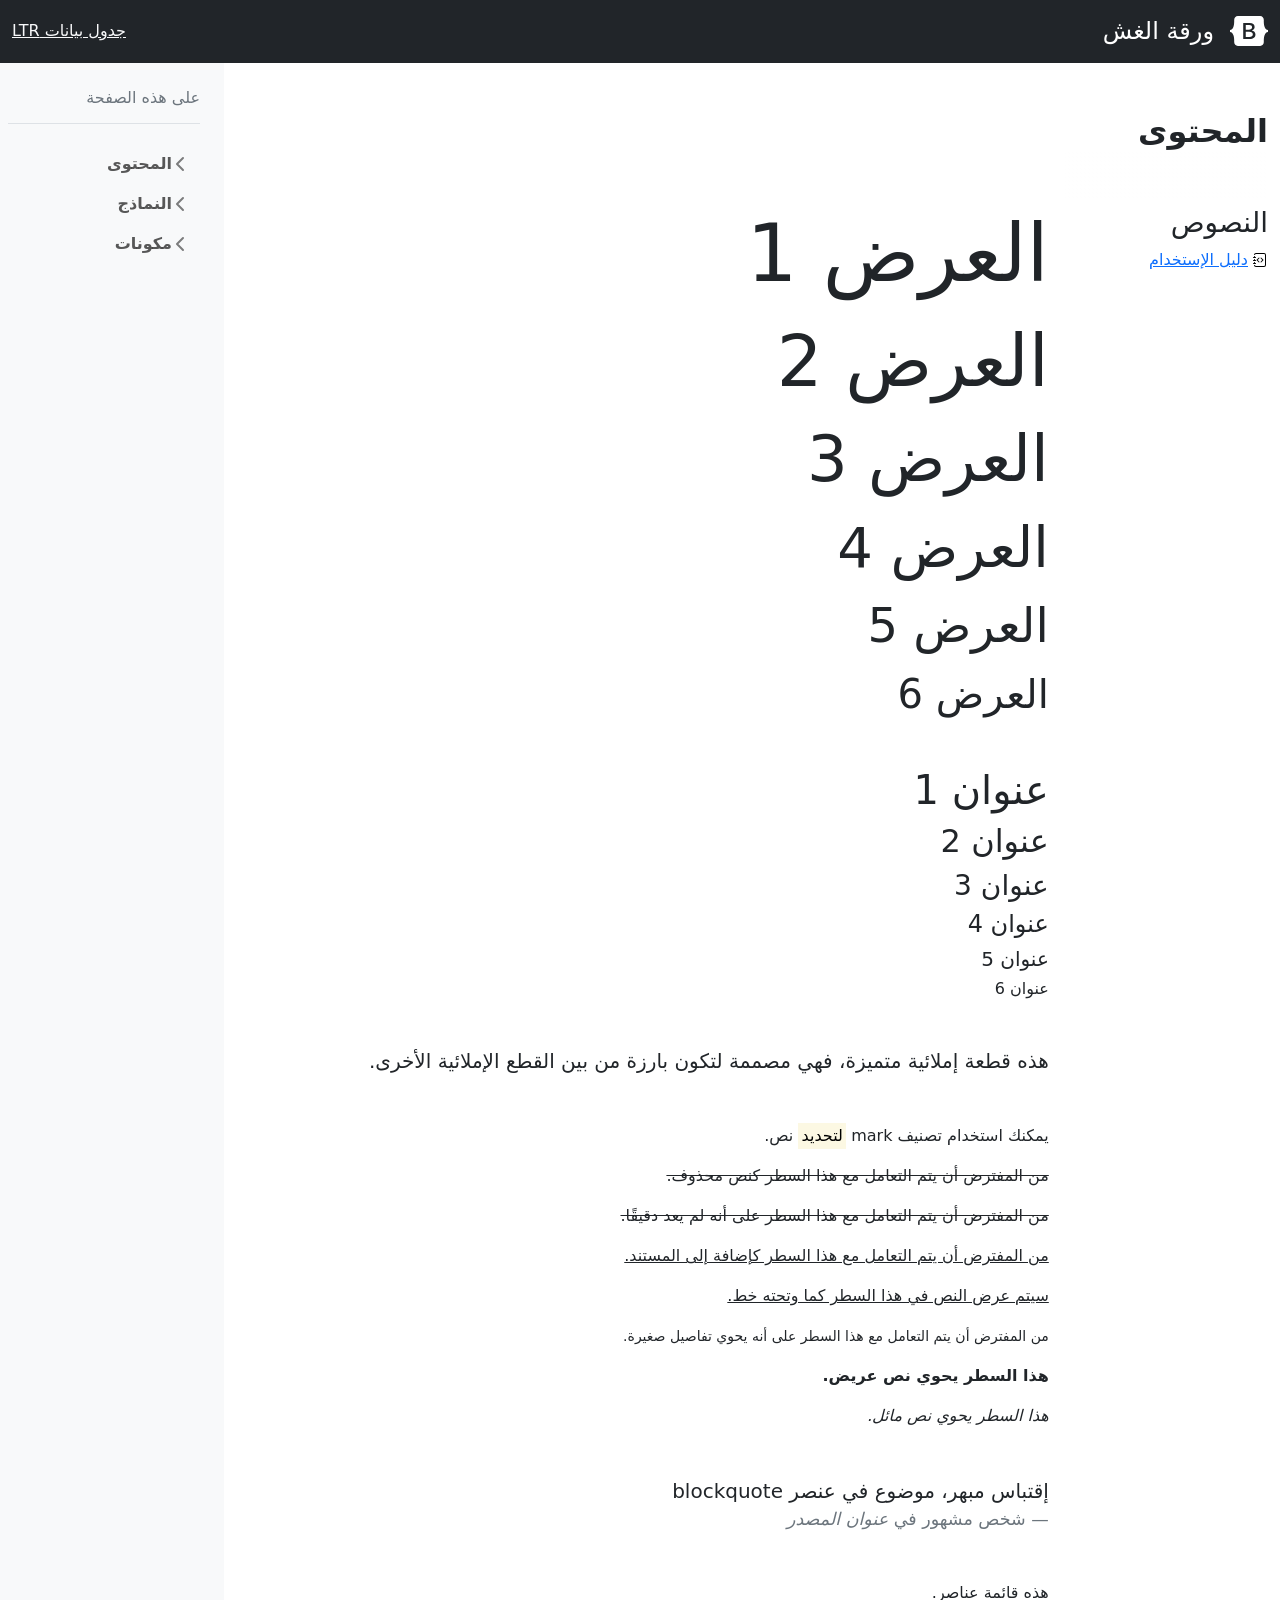
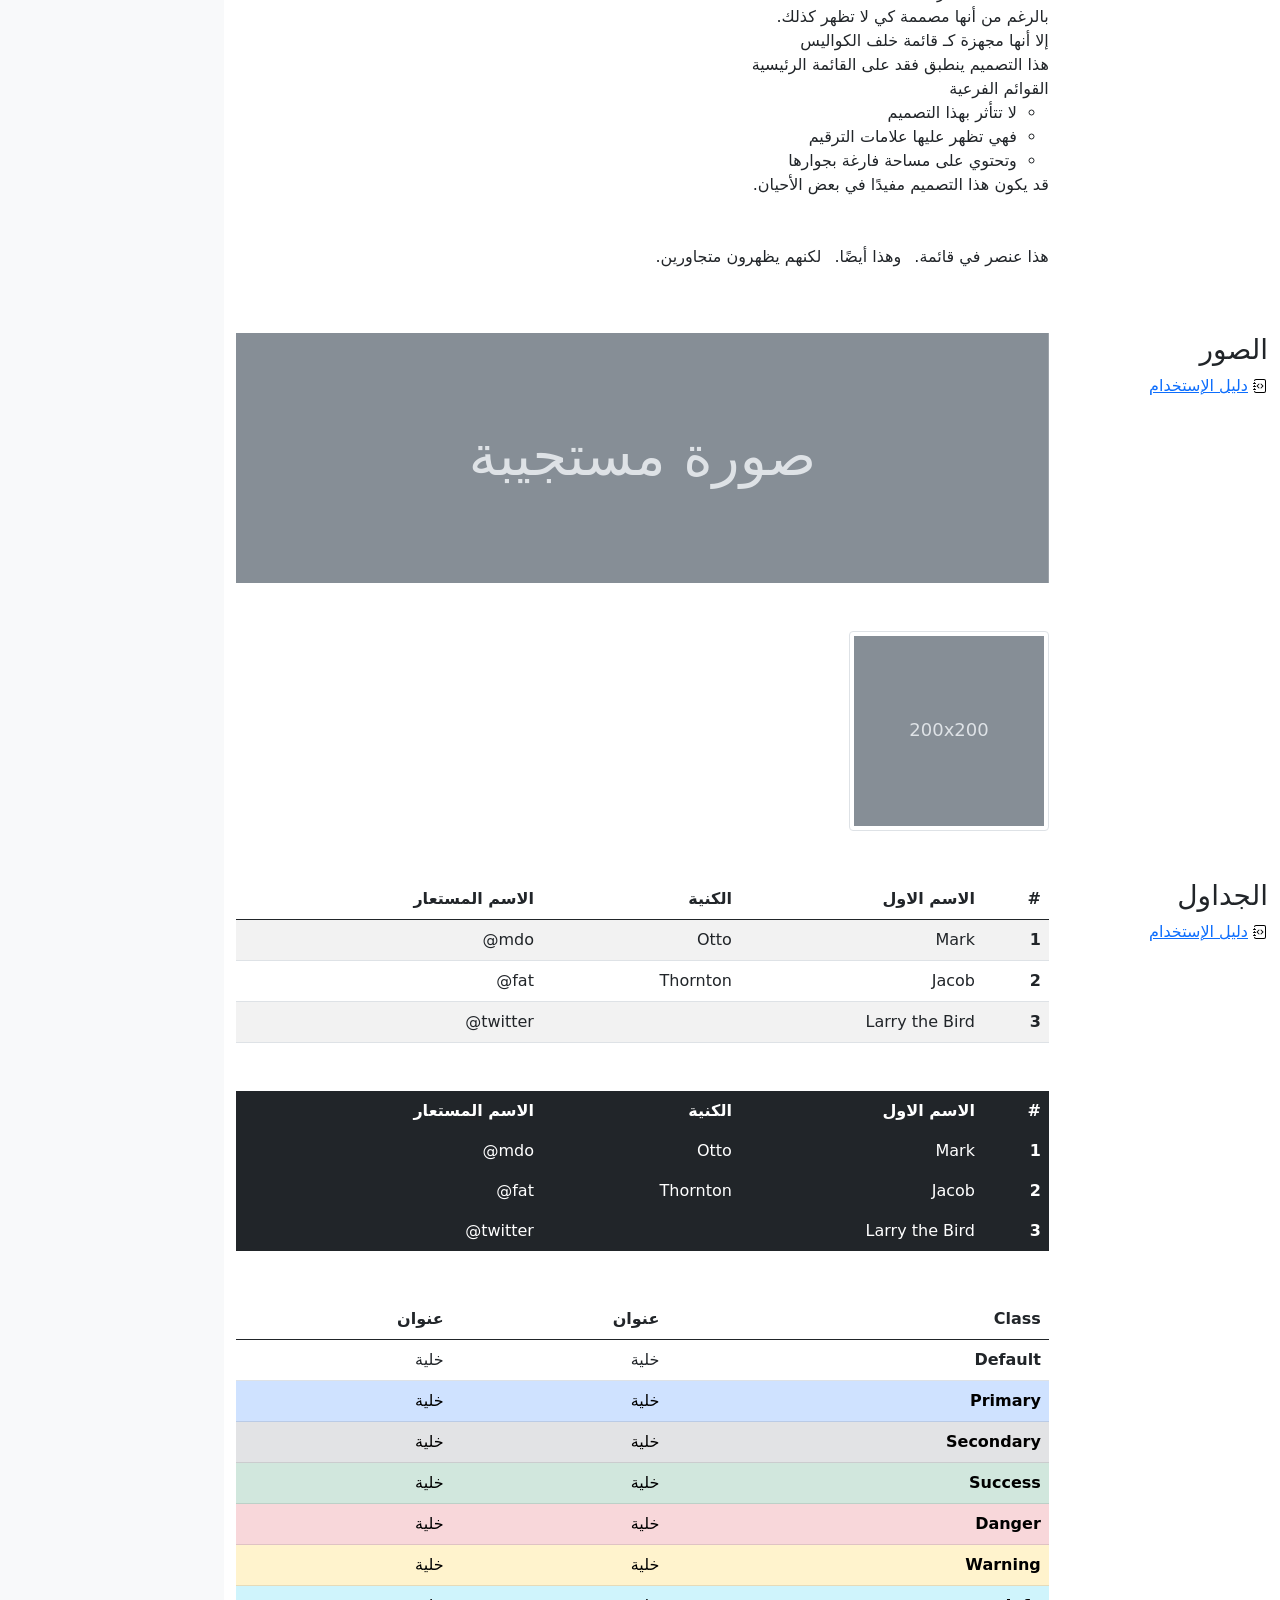
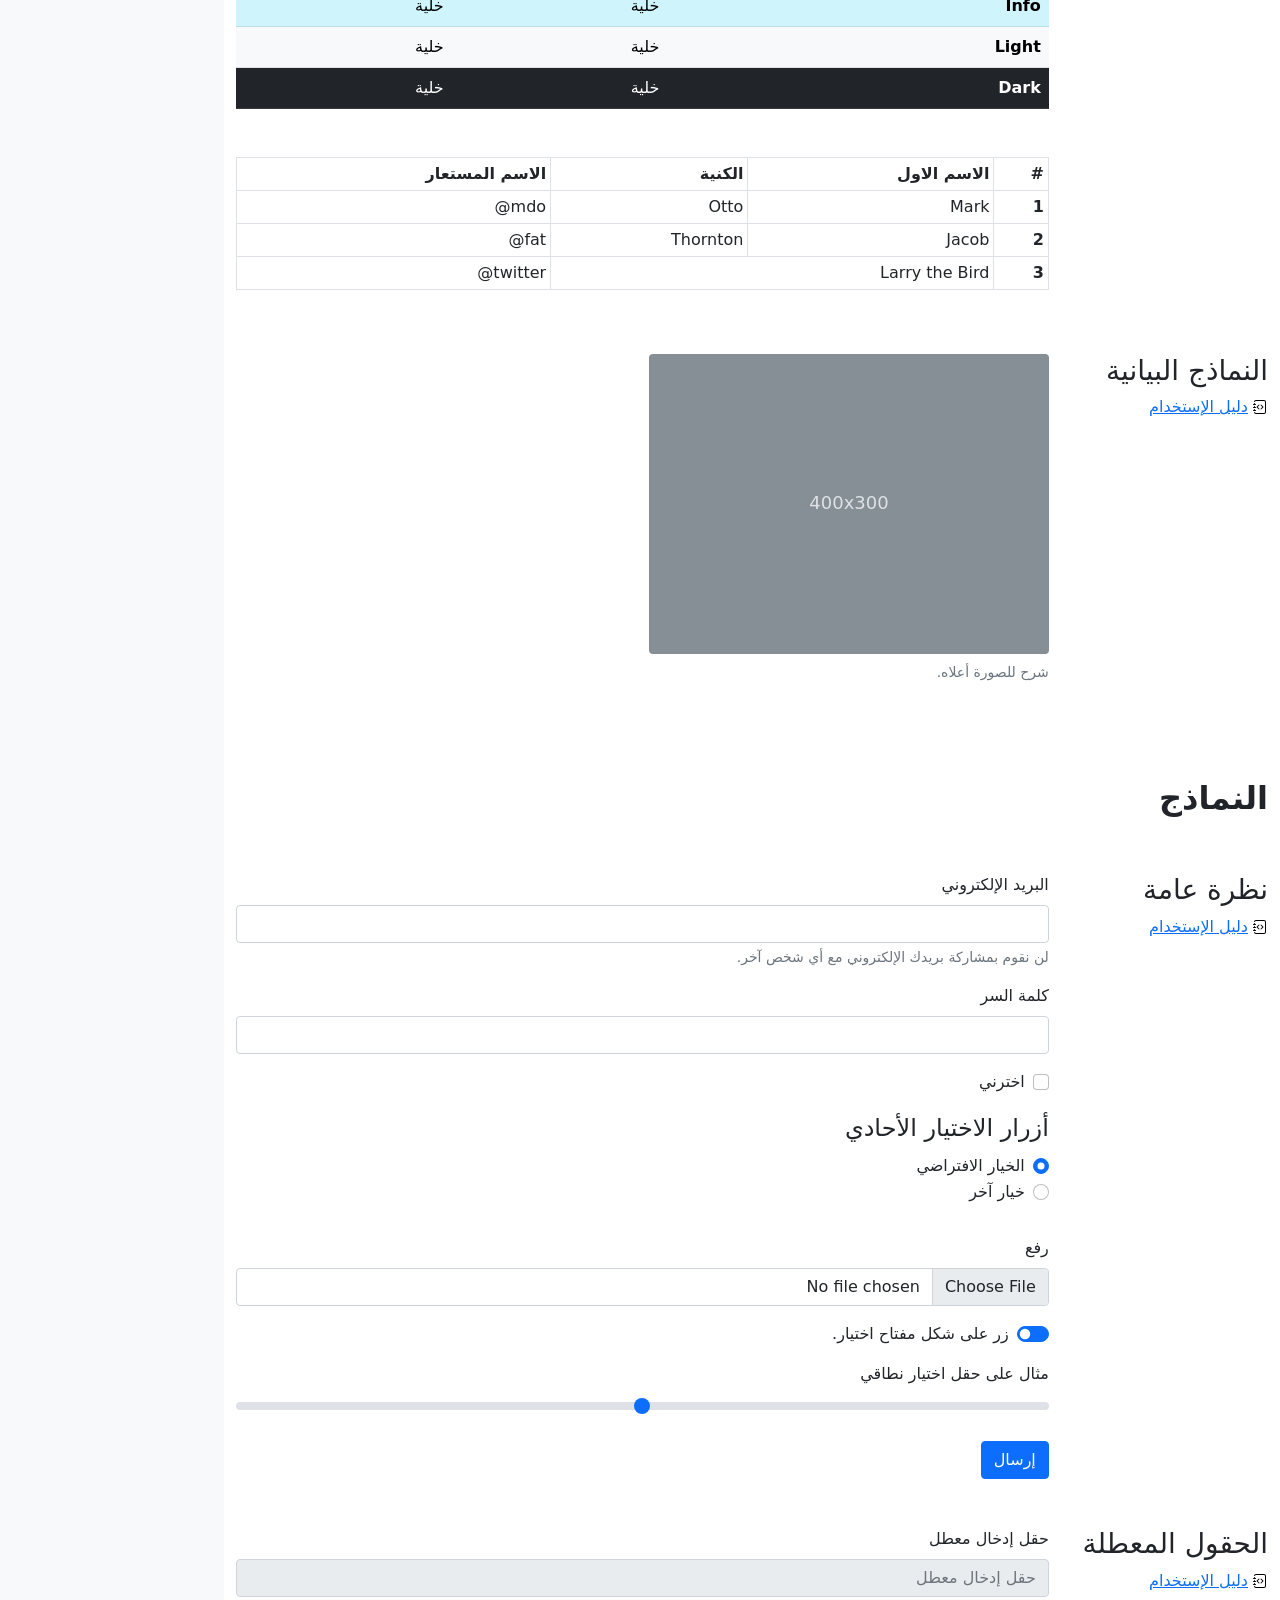
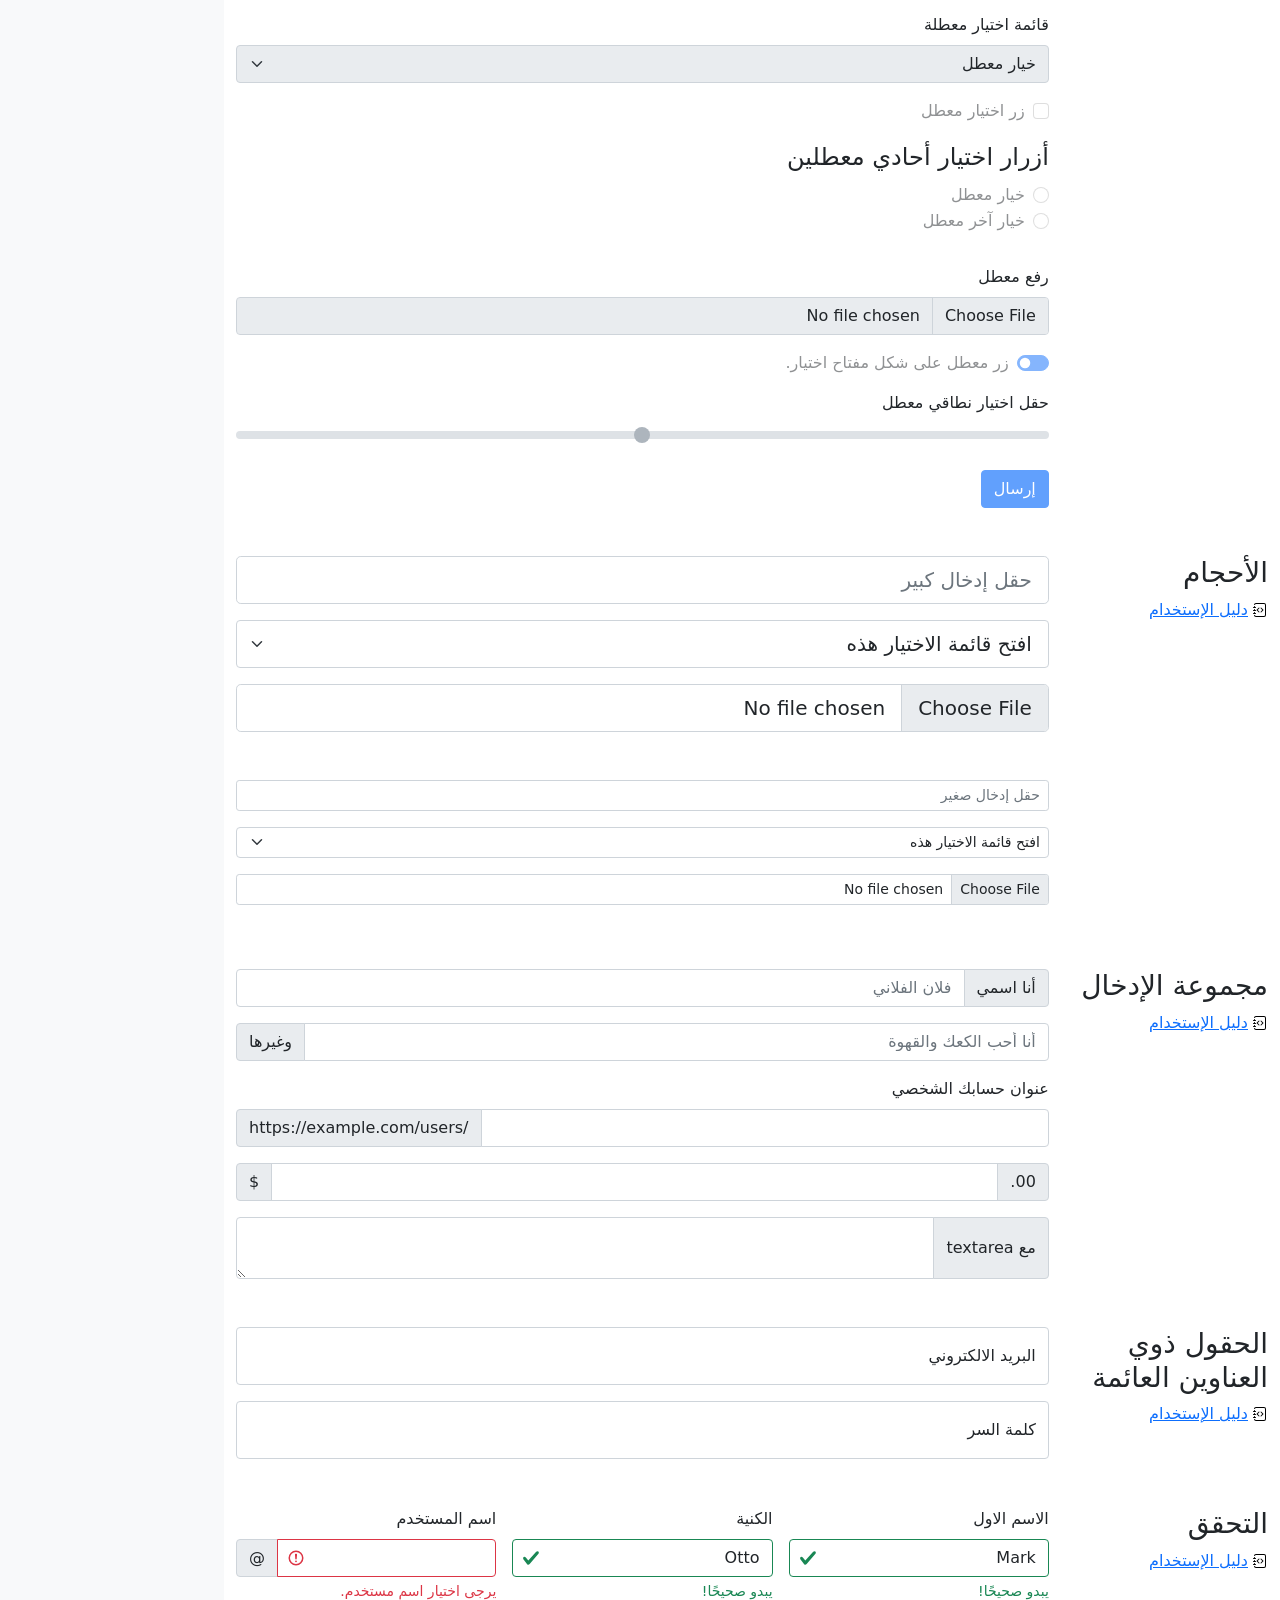
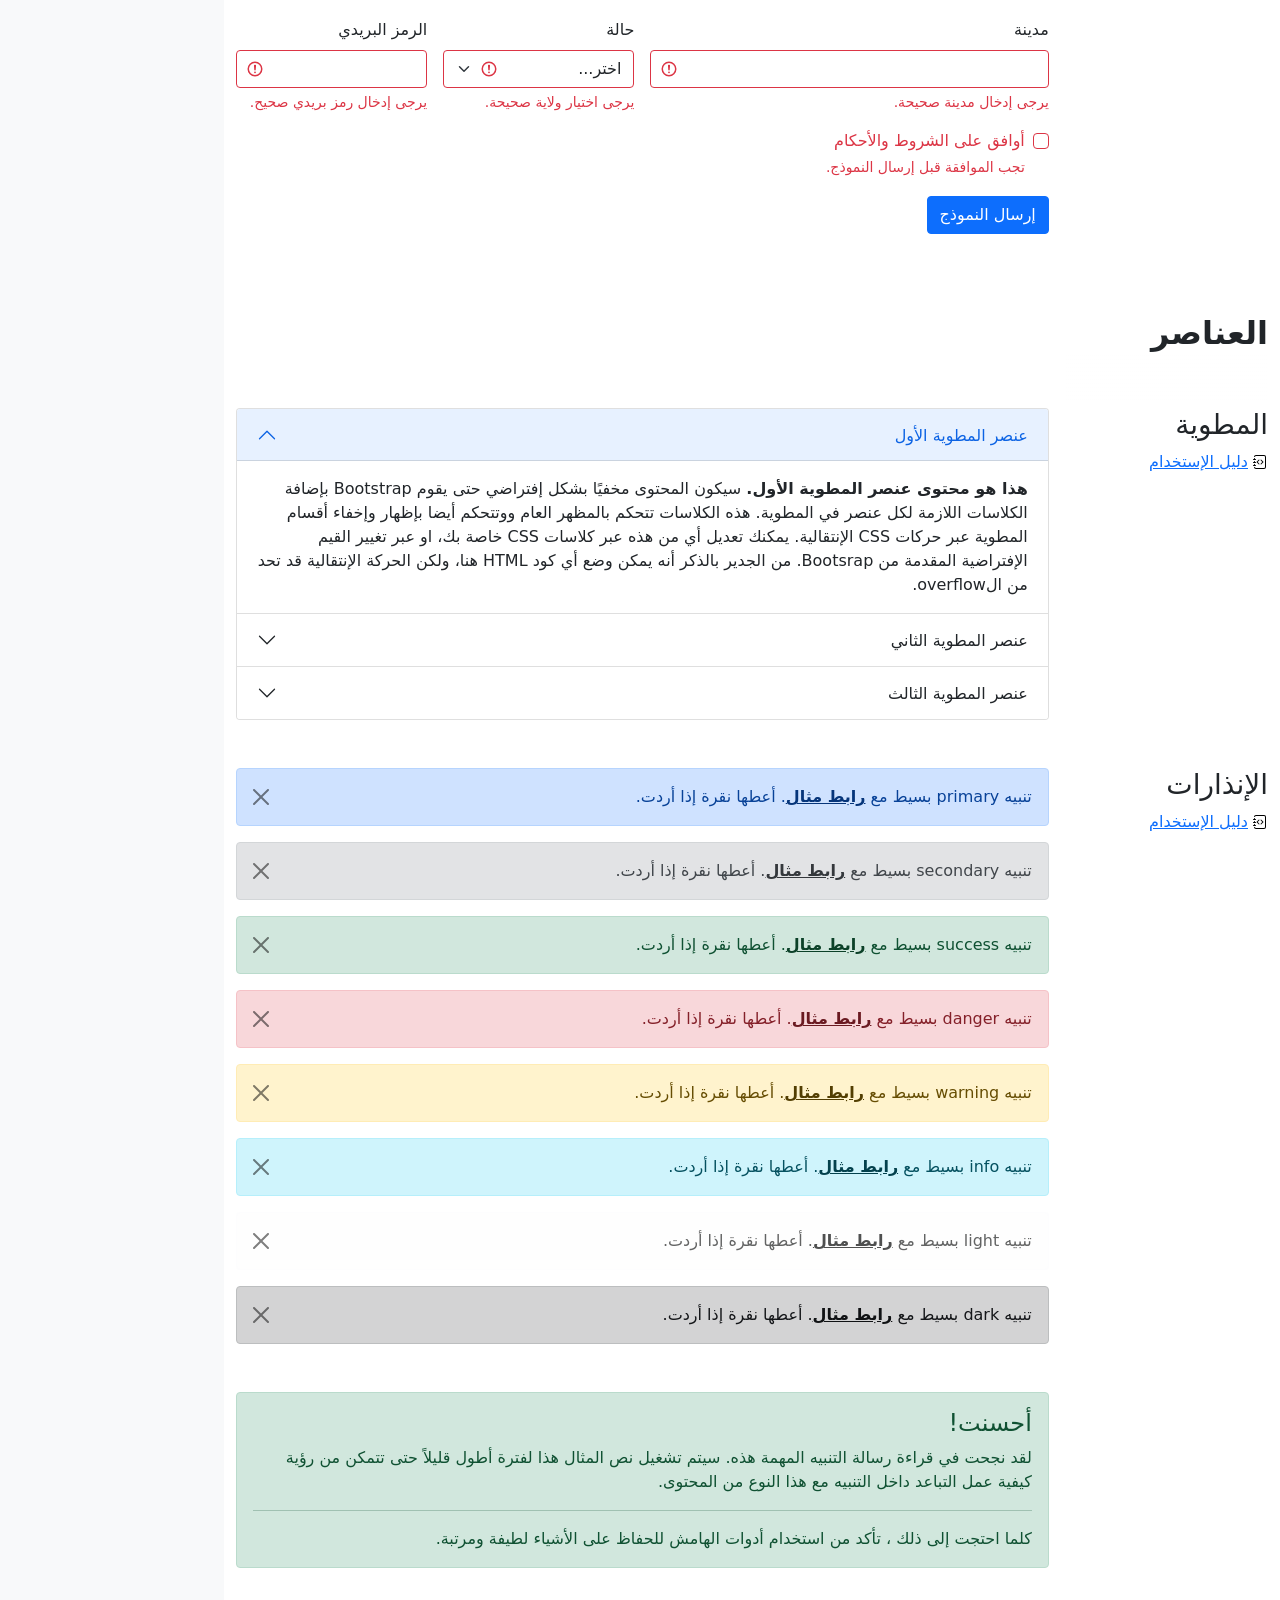
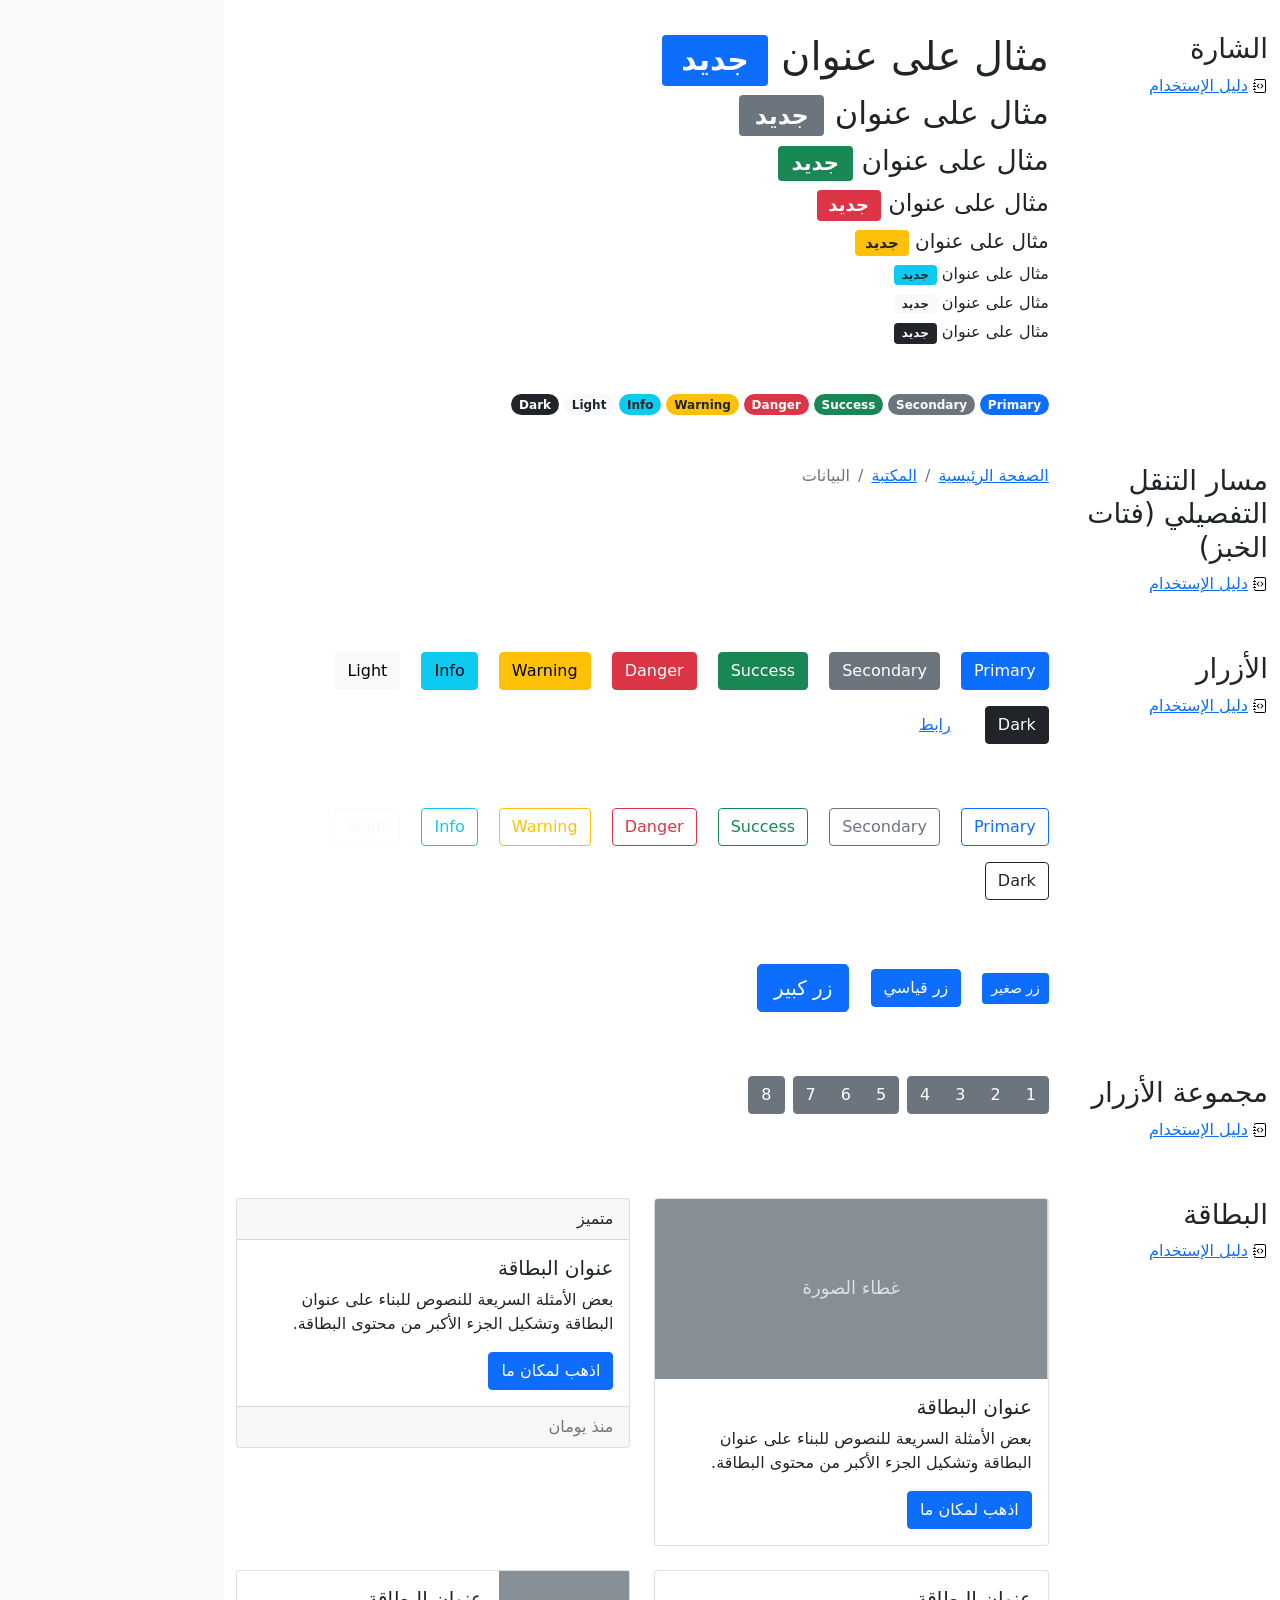
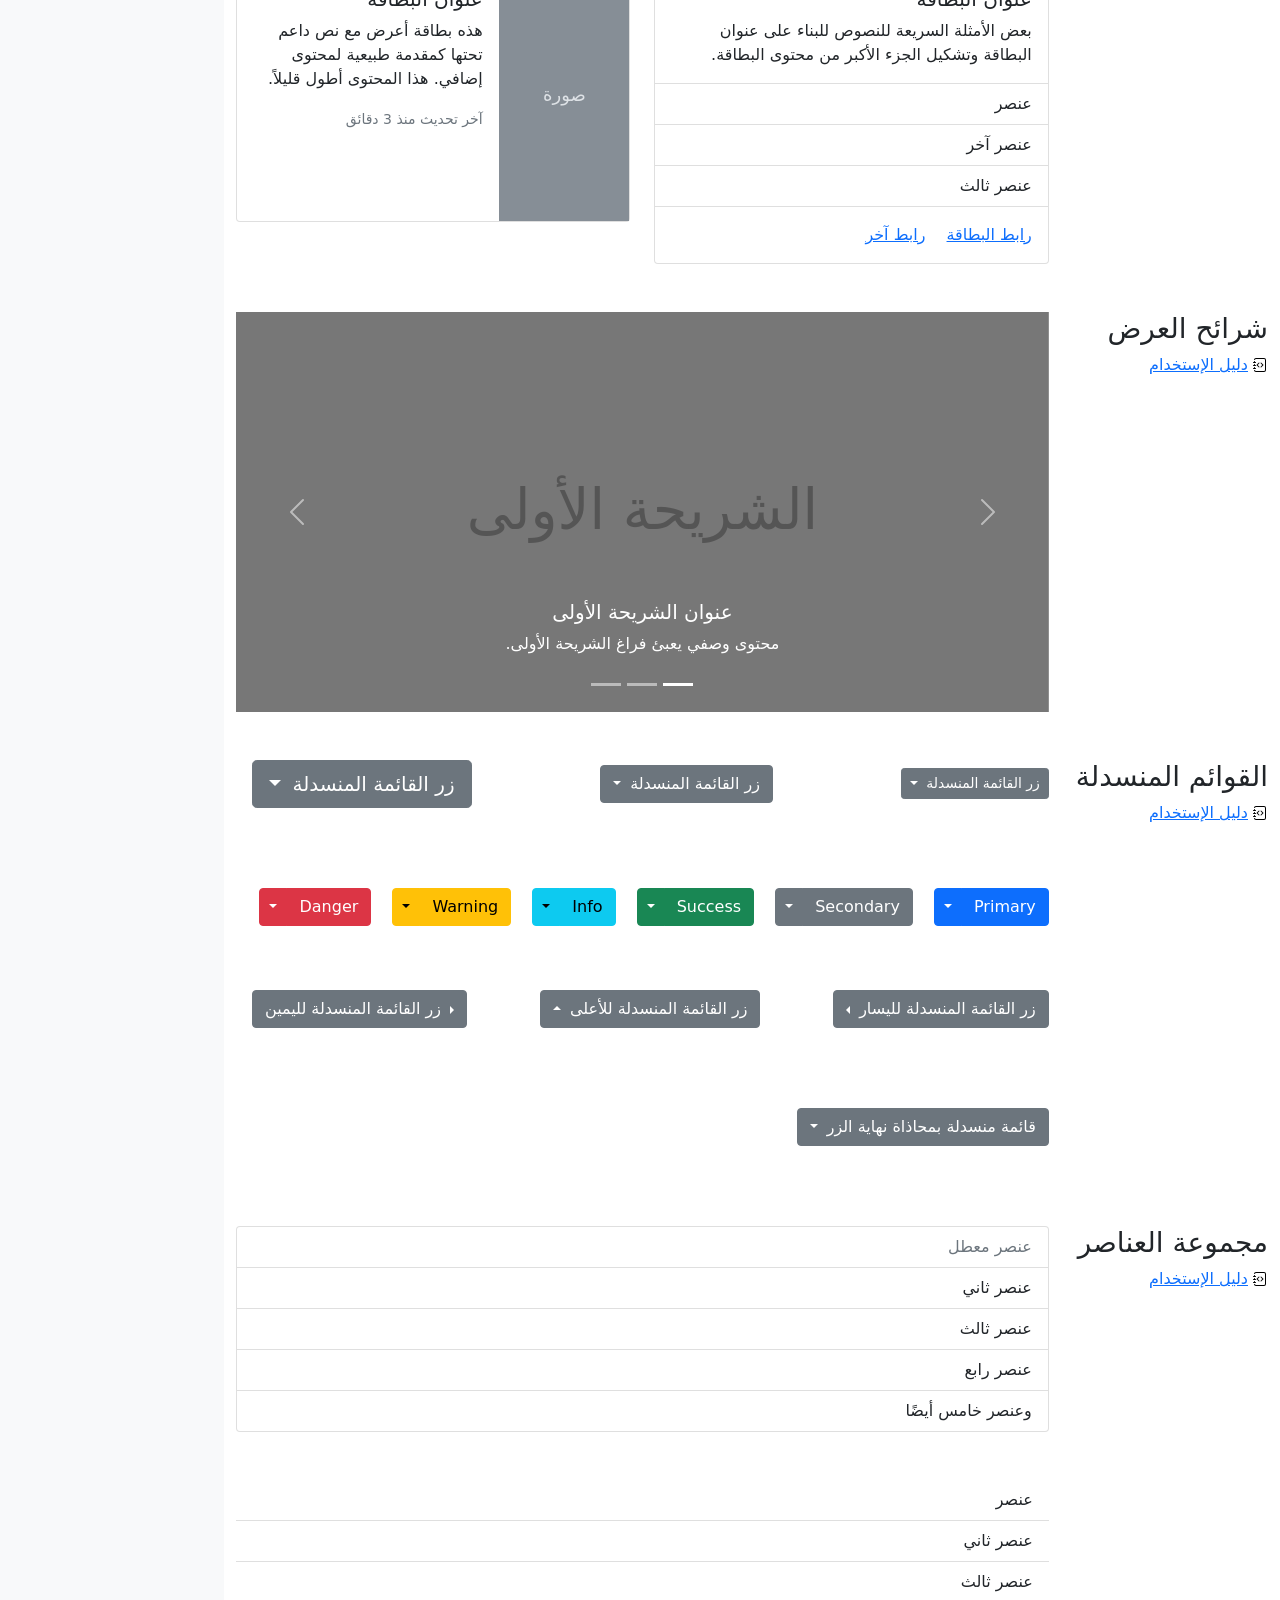
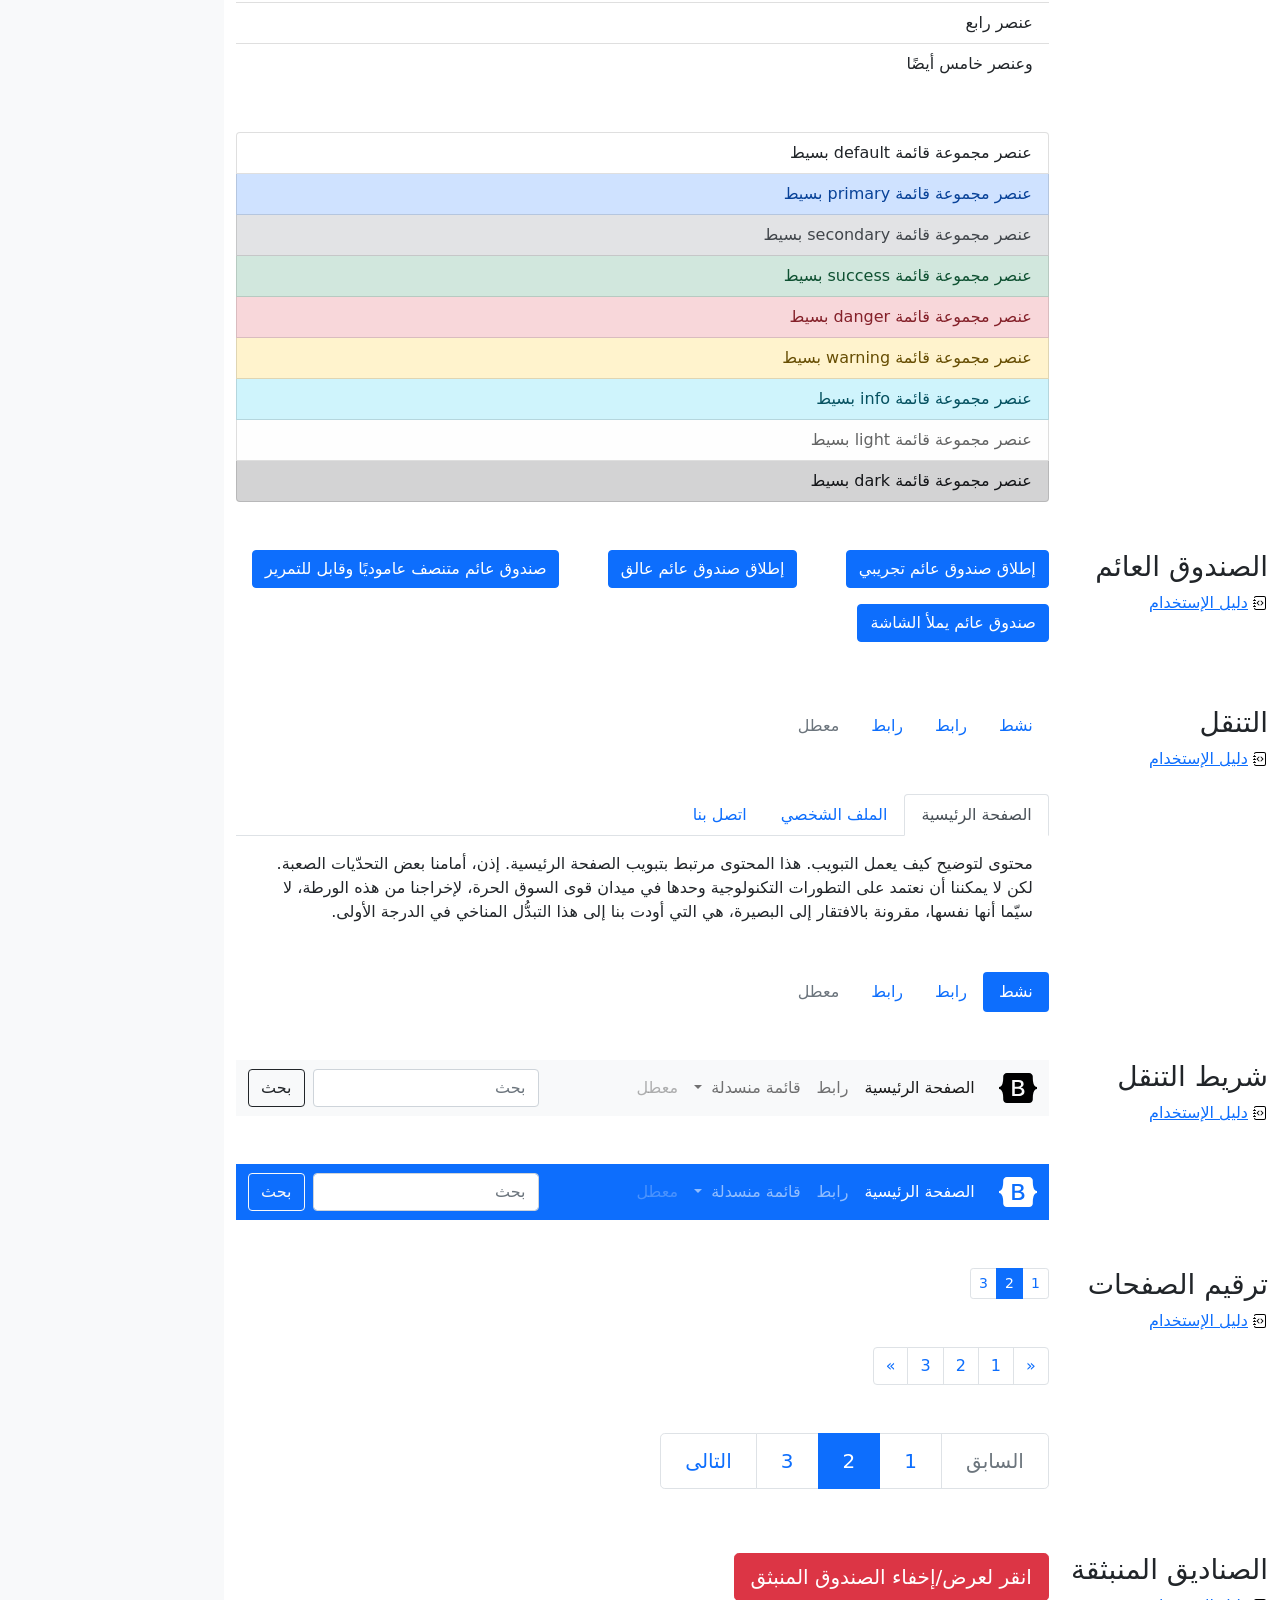
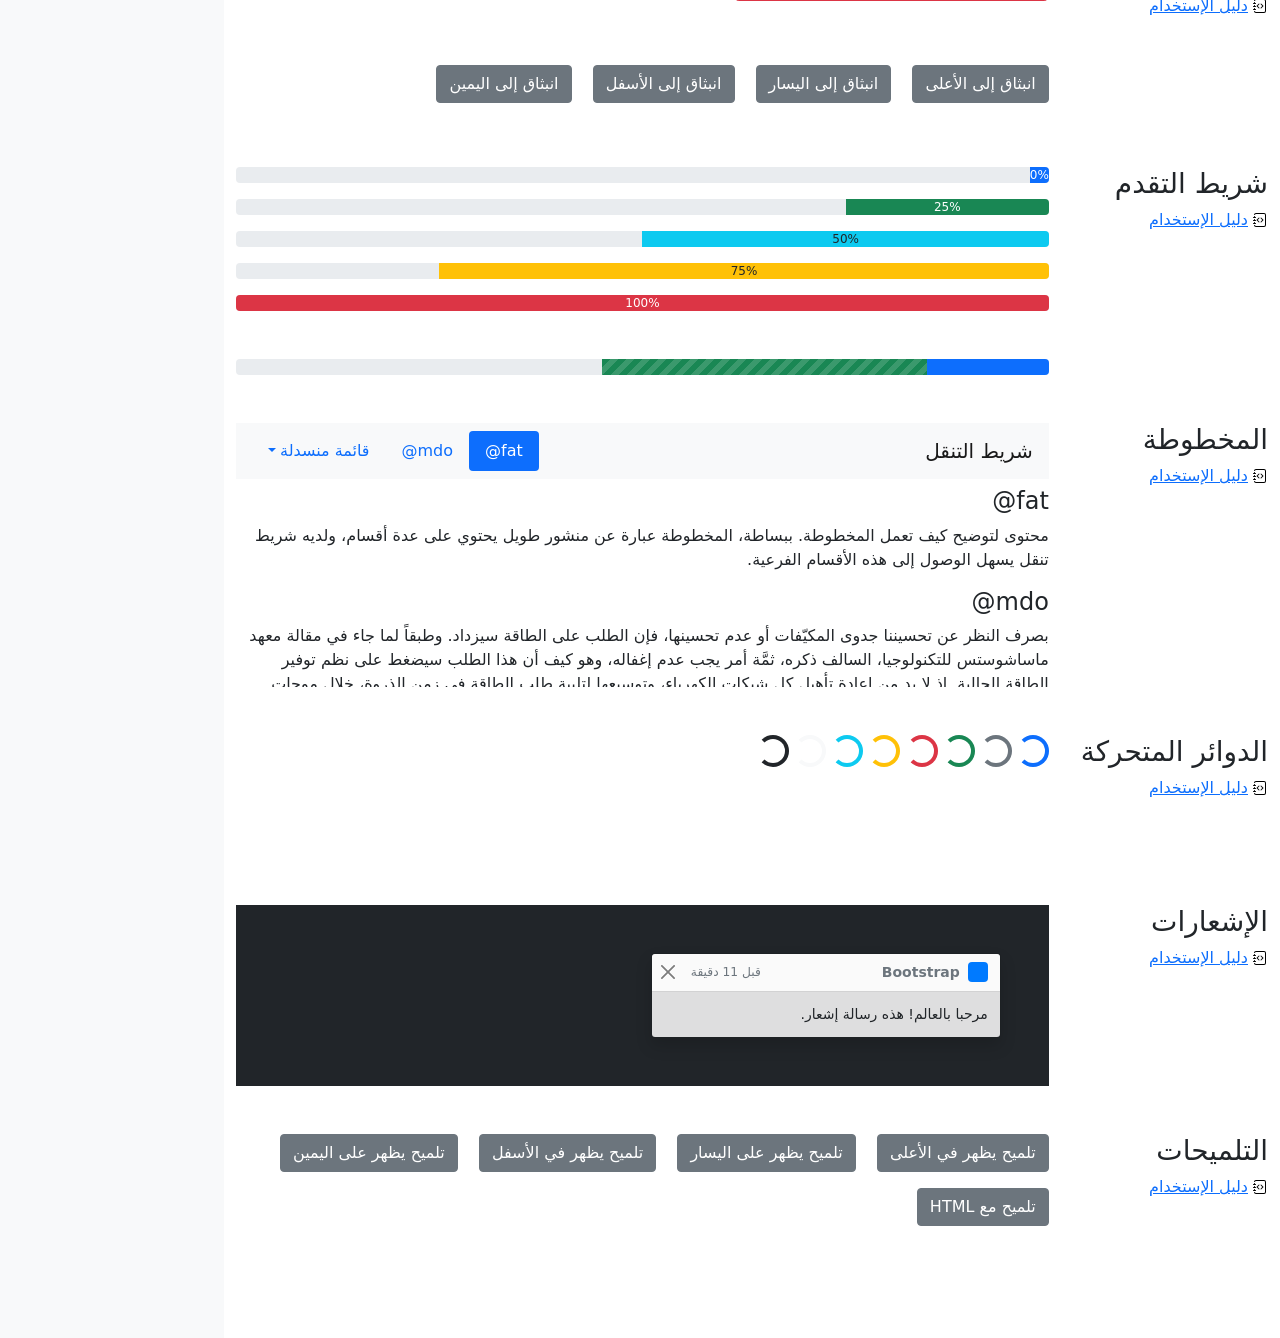
<file: bootstrap-5.0.2-examples/bootstrap-5.0.2-examples/cheatsheet-rtl/index.html>
<!doctype html>
<html lang="ar" dir="rtl">
  <head>
    <meta charset="utf-8">
    <meta name="viewport" content="width=device-width, initial-scale=1">
    <meta name="description" content="">
    <meta name="author" content="Mark Otto, Jacob Thornton, and Bootstrap contributors">
    <meta name="generator" content="Hugo 0.84.0">
    <title>ورقة الغش · Bootstrap v5.0</title>

    <link rel="canonical" href="https://getbootstrap.com/docs/5.0/examples/cheatsheet-rtl/">

    

    <!-- Bootstrap core CSS -->
<link href="../assets/dist/css/bootstrap.rtl.min.css" rel="stylesheet">

    <style>
      .bd-placeholder-img {
        font-size: 1.125rem;
        text-anchor: middle;
        -webkit-user-select: none;
        -moz-user-select: none;
        user-select: none;
      }

      @media (min-width: 768px) {
        .bd-placeholder-img-lg {
          font-size: 3.5rem;
        }
      }
    </style>

    
    <!-- Custom styles for this template -->
    <link href="../cheatsheet/cheatsheet.rtl.css" rel="stylesheet">
  </head>
  <body class="bg-light">
    
<header class="bd-header bg-dark py-3 d-flex align-items-stretch border-bottom border-dark">
  <div class="container-fluid d-flex align-items-center">
    <h1 class="d-flex align-items-center fs-4 text-white mb-0">
      <img src="../assets/brand/bootstrap-logo-white.svg" width="38" height="30" class="me-3" alt="Bootstrap">
      ورقة الغش
    </h1>
    <a href="../examples/cheatsheet/" class="ms-auto link-light" hreflang="en">جدول بيانات LTR</a>
  </div>
</header>
<aside class="bd-aside sticky-xl-top text-muted align-self-start mb-3 mb-xl-5 px-2">
  <h2 class="h6 pt-4 pb-3 mb-4 border-bottom">على هذه الصفحة</h2>
  <nav class="small" id="toc">
    <ul class="list-unstyled">
      <li class="my-2">
        <button class="btn d-inline-flex align-items-center collapsed" data-bs-toggle="collapse" aria-expanded="false" data-bs-target="#contents-collapse" aria-controls="contents-collapse">المحتوى</button>
        <ul class="list-unstyled ps-3 collapse" id="contents-collapse">
          <li><a class="d-inline-flex align-items-center rounded" href="#typography">النصوص</a></li>
          <li><a class="d-inline-flex align-items-center rounded" href="#images">الصور</a></li>
          <li><a class="d-inline-flex align-items-center rounded" href="#tables">الجداول</a></li>
          <li><a class="d-inline-flex align-items-center rounded" href="#figures">النماذج البيانية</a></li>
        </ul>
      </li>
      <li class="my-2">
        <button class="btn d-inline-flex align-items-center collapsed" data-bs-toggle="collapse" aria-expanded="false" data-bs-target="#forms-collapse" aria-controls="forms-collapse">النماذج</button>
        <ul class="list-unstyled ps-3 collapse" id="forms-collapse">
          <li><a class="d-inline-flex align-items-center rounded" href="#overview">نظرة عامة</a></li>
          <li><a class="d-inline-flex align-items-center rounded" href="#disabled-forms">الحقول المعطلة</a></li>
          <li><a class="d-inline-flex align-items-center rounded" href="#sizing">الأحجام</a></li>
          <li><a class="d-inline-flex align-items-center rounded" href="#input-group">مجموعة الإدخال</a></li>
          <li><a class="d-inline-flex align-items-center rounded" href="#floating-labels">الحقول ذوي العناوين العائمة</a></li>
          <li><a class="d-inline-flex align-items-center rounded" href="#validation">التحقق</a></li>
        </ul>
      </li>
      <li class="my-2">
        <button class="btn d-inline-flex align-items-center collapsed" data-bs-toggle="collapse" aria-expanded="false" data-bs-target="#components-collapse" aria-controls="components-collapse">مكونات</button>
        <ul class="list-unstyled ps-3 collapse" id="components-collapse">
          <li><a class="d-inline-flex align-items-center rounded" href="#accordion">المطوية</a></li>
          <li><a class="d-inline-flex align-items-center rounded" href="#alerts">الإنذارات</a></li>
          <li><a class="d-inline-flex align-items-center rounded" href="#badge">الشارة</a></li>
          <li><a class="d-inline-flex align-items-center rounded" href="#breadcrumb">مسار التنقل التفصيلي</a></li>
          <li><a class="d-inline-flex align-items-center rounded" href="#buttons">الأزرار</a></li>
          <li><a class="d-inline-flex align-items-center rounded" href="#button-group">مجموعة الأزرار</a></li>
          <li><a class="d-inline-flex align-items-center rounded" href="#card">البطاقة</a></li>
          <li><a class="d-inline-flex align-items-center rounded" href="#carousel">شرائح العرض</a></li>
          <li><a class="d-inline-flex align-items-center rounded" href="#dropdowns">القوائم المنسدلة</a></li>
          <li><a class="d-inline-flex align-items-center rounded" href="#list-group">مجموعة العناصر</a></li>
          <li><a class="d-inline-flex align-items-center rounded" href="#modal">الصندوق العائم</a></li>
          <li><a class="d-inline-flex align-items-center rounded" href="#navs">التنقل</a></li>
          <li><a class="d-inline-flex align-items-center rounded" href="#navbar">شريط التنقل</a></li>
          <li><a class="d-inline-flex align-items-center rounded" href="#pagination">ترقيم الصفحات</a></li>
          <li><a class="d-inline-flex align-items-center rounded" href="#popovers">الصناديق المنبثقة</a></li>
          <li><a class="d-inline-flex align-items-center rounded" href="#progress">شريط التقدم</a></li>
          <li><a class="d-inline-flex align-items-center rounded" href="#scrollspy">المخطوطة</a></li>
          <li><a class="d-inline-flex align-items-center rounded" href="#spinners">الدوائر المتحركة</a></li>
          <li><a class="d-inline-flex align-items-center rounded" href="#toasts">الإشعارات</a></li>
          <li><a class="d-inline-flex align-items-center rounded" href="#tooltips">التلميحات</a></li>
        </ul>
      </li>
    </ul>
  </nav>
</aside>
<div class="bd-cheatsheet container-fluid bg-body">
  <section id="content">
    <h2 class="sticky-xl-top fw-bold pt-3 pt-xl-5 pb-2 pb-xl-3">المحتوى</h2>

    <article class="my-3" id="typography">
      <div class="bd-heading sticky-xl-top align-self-start mt-5 mb-3 mt-xl-0 mb-xl-2">
        <h3>النصوص</h3>
        <a class="d-flex align-items-center" hreflang="en" href="../content/typography/">دليل الإستخدام</a>
      </div>

      <div>
        <div class="bd-example">
        <p class="display-1">العرض 1</p>
        <p class="display-2">العرض 2</p>
        <p class="display-3">العرض 3</p>
        <p class="display-4">العرض 4</p>
        <p class="display-5">العرض 5</p>
        <p class="display-6">العرض 6</p>
        </div>

        <div class="bd-example">
        <p class="h1">عنوان 1</p>
        <p class="h2">عنوان 2</p>
        <p class="h3">عنوان 3</p>
        <p class="h4">عنوان 4</p>
        <p class="h5">عنوان 5</p>
        <p class="h6">عنوان 6</p>
        </div>

        <div class="bd-example">
        <p class="lead">
          هذه قطعة إملائية متميزة، فهي مصممة لتكون بارزة من بين القطع الإملائية الأخرى.
        </p>
        </div>

        <div class="bd-example">
        <p>يمكنك استخدام تصنيف mark <mark>لتحديد</mark> نص.</p>
        <p><del>من المفترض أن يتم التعامل مع هذا السطر كنص محذوف.</del></p>
        <p><s>من المفترض أن يتم التعامل مع هذا السطر على أنه لم يعد دقيقًا.</s></p>
        <p><ins>من المفترض أن يتم التعامل مع هذا السطر كإضافة إلى المستند.</ins></p>
        <p><u>سيتم عرض النص في هذا السطر كما وتحته خط.</u></p>
        <p><small>من المفترض أن يتم التعامل مع هذا السطر على أنه يحوي تفاصيل صغيرة.</small></p>
        <p><strong>هذا السطر يحوي نص عريض.</strong></p>
        <p><em>هذا السطر يحوي نص مائل.</em></p>
        </div>

        <div class="bd-example">
        <blockquote class="blockquote">
          <p>إقتباس مبهر، موضوع في عنصر blockquote</p>
          <footer class="blockquote-footer">شخص مشهور في <cite title= "عنوان المصدر"> عنوان المصدر </cite></footer>
        </blockquote>
        </div>

        <div class="bd-example">
        <ul class="list-unstyled">
          <li>هذه قائمة عناصر.</li>
          <li>بالرغم من أنها مصممة كي لا تظهر كذلك.</li>
          <li>إلا أنها مجهزة كـ قائمة خلف الكواليس</li>
          <li>هذا التصميم ينطبق فقد على القائمة الرئيسية</li>
          <li>القوائم الفرعية
            <ul>
              <li>لا تتأثر بهذا التصميم</li>
              <li>فهي تظهر عليها علامات الترقيم</li>
              <li>وتحتوي على مساحة فارغة بجوارها</li>
            </ul>
          </li>
          <li>قد يكون هذا التصميم مفيدًا في بعض الأحيان.</li>
        </ul>
        </div>

        <div class="bd-example">
        <ul class="list-inline">
          <li class="list-inline-item">هذا عنصر في قائمة.</li>
          <li class="list-inline-item">وهذا أيضًا.</li>
          <li class="list-inline-item">لكنهم يظهرون متجاورين.</li>
        </ul>
        </div>
      </div>
    </article>
    <article class="my-3" id="images">
      <div class="bd-heading sticky-xl-top align-self-start mt-5 mb-3 mt-xl-0 mb-xl-2">
        <h3>الصور</h3>
        <a class="d-flex align-items-center" hreflang="en" href="../content/images/">دليل الإستخدام</a>
      </div>

      <div>
        <div class="bd-example">
        <svg class="bd-placeholder-img bd-placeholder-img-lg img-fluid" width="100%" height="250" xmlns="http://www.w3.org/2000/svg" role="img" aria-label="Placeholder: صورة مستجيبة" preserveAspectRatio="xMidYMid slice" focusable="false"><title>Placeholder</title><rect width="100%" height="100%" fill="#868e96"/><text x="50%" y="50%" fill="#dee2e6" dy=".3em">صورة مستجيبة</text></svg>

        </div>

        <div class="bd-example">
        <svg class="bd-placeholder-img img-thumbnail" width="200" height="200" xmlns="http://www.w3.org/2000/svg" role="img" aria-label="صورة عنصر نائب مربع عام مع حدود بيضاء حولها ، مما يجعلها تشبه صورة تم التقاطها بكاميرا فورية قديمة: 200x200" preserveAspectRatio="xMidYMid slice" focusable="false"><title>صورة عنصر نائب مربع عام مع حدود بيضاء حولها ، مما يجعلها تشبه صورة تم التقاطها بكاميرا فورية قديمة</title><rect width="100%" height="100%" fill="#868e96"/><text x="50%" y="50%" fill="#dee2e6" dy=".3em">200x200</text></svg>

        </div>
      </div>
    </article>
    <article class="my-3" id="tables">
      <div class="bd-heading sticky-xl-top align-self-start mt-5 mb-3 mt-xl-0 mb-xl-2">
        <h3>الجداول</h3>
        <a class="d-flex align-items-center" hreflang="en" href="../content/tables/">دليل الإستخدام</a>
      </div>

      <div>
        <div class="bd-example">
        <table class="table table-striped">
          <thead>
          <tr>
            <th scope="col">#</th>
            <th scope="col">الاسم الاول</th>
            <th scope="col">الكنية</th>
            <th scope="col">الاسم المستعار</th>
          </tr>
          </thead>
          <tbody>
          <tr>
            <th scope="row">1</th>
            <td>Mark</td>
            <td>Otto</td>
            <td><bdo lang="en" dir="ltr">@mdo</bdo></td>
          </tr>
          <tr>
            <th scope="row">2</th>
            <td>Jacob</td>
            <td>Thornton</td>
            <td><bdo lang="en" dir="ltr">@fat</bdo></td>
          </tr>
          <tr>
            <th scope="row">3</th>
            <td colspan="2">Larry the Bird</td>
            <td><bdo lang="en" dir="ltr">@twitter</bdo></td>
          </tr>
          </tbody>
        </table>
        </div>

        <div class="bd-example">
        <table class="table table-dark table-borderless">
          <thead>
          <tr>
            <th scope="col">#</th>
            <th scope="col">الاسم الاول</th>
            <th scope="col">الكنية</th>
            <th scope="col">الاسم المستعار</th>
          </tr>
          </thead>
          <tbody>
          <tr>
            <th scope="row">1</th>
            <td>Mark</td>
            <td>Otto</td>
            <td><bdo lang="en" dir="ltr">@mdo</bdo></td>
          </tr>
          <tr>
            <th scope="row">2</th>
            <td>Jacob</td>
            <td>Thornton</td>
            <td><bdo lang="en" dir="ltr">@fat</bdo></td>
          </tr>
          <tr>
            <th scope="row">3</th>
            <td colspan="2">Larry the Bird</td>
            <td><bdo lang="en" dir="ltr">@twitter</bdo></td>
          </tr>
          </tbody>
        </table>
        </div>

        <div class="bd-example">
        <table class="table table-hover">
          <thead>
          <tr>
            <th scope="col">Class</th>
            <th scope="col">عنوان</th>
            <th scope="col">عنوان</th>
          </tr>
          </thead>
          <tbody>
          <tr>
            <th scope="row">Default</th>
            <td>خلية</td>
            <td>خلية</td>
          </tr>
          
          <tr class="table-primary">
            <th scope="row">Primary</th>
            <td>خلية</td>
            <td>خلية</td>
          </tr>
          <tr class="table-secondary">
            <th scope="row">Secondary</th>
            <td>خلية</td>
            <td>خلية</td>
          </tr>
          <tr class="table-success">
            <th scope="row">Success</th>
            <td>خلية</td>
            <td>خلية</td>
          </tr>
          <tr class="table-danger">
            <th scope="row">Danger</th>
            <td>خلية</td>
            <td>خلية</td>
          </tr>
          <tr class="table-warning">
            <th scope="row">Warning</th>
            <td>خلية</td>
            <td>خلية</td>
          </tr>
          <tr class="table-info">
            <th scope="row">Info</th>
            <td>خلية</td>
            <td>خلية</td>
          </tr>
          <tr class="table-light">
            <th scope="row">Light</th>
            <td>خلية</td>
            <td>خلية</td>
          </tr>
          <tr class="table-dark">
            <th scope="row">Dark</th>
            <td>خلية</td>
            <td>خلية</td>
          </tr>
          </tbody>
        </table>
        </div>

        <div class="bd-example">
        <table class="table table-sm table-bordered">
          <thead>
          <tr>
            <th scope="col">#</th>
            <th scope="col">الاسم الاول</th>
            <th scope="col">الكنية</th>
            <th scope="col">الاسم المستعار</th>
          </tr>
          </thead>
          <tbody>
          <tr>
            <th scope="row">1</th>
            <td>Mark</td>
            <td>Otto</td>
            <td><bdo lang="en" dir="ltr">@mdo</bdo></td>
          </tr>
          <tr>
            <th scope="row">2</th>
            <td>Jacob</td>
            <td>Thornton</td>
            <td><bdo lang="en" dir="ltr">@fat</bdo></td>
          </tr>
          <tr>
            <th scope="row">3</th>
            <td colspan="2">Larry the Bird</td>
            <td><bdo lang="en" dir="ltr">@twitter</bdo></td>
          </tr>
          </tbody>
        </table>
        </div>
      </div>
    </article>
    <article class="my-3" id="figures">
      <div class="bd-heading sticky-xl-top align-self-start mt-5 mb-3 mt-xl-0 mb-xl-2">
        <h3>النماذج البيانية</h3>
        <a class="d-flex align-items-center" hreflang="en" href="../content/figures/">دليل الإستخدام</a>
      </div>

      <div>
        <div class="bd-example">
        <figure class="figure">
          <svg class="bd-placeholder-img figure-img img-fluid rounded" width="400" height="300" xmlns="http://www.w3.org/2000/svg" role="img" aria-label="Placeholder: 400x300" preserveAspectRatio="xMidYMid slice" focusable="false"><title>Placeholder</title><rect width="100%" height="100%" fill="#868e96"/><text x="50%" y="50%" fill="#dee2e6" dy=".3em">400x300</text></svg>

          <figcaption class="figure-caption">شرح للصورة أعلاه.</figcaption>
        </figure>
        </div>
      </div>
    </article>
  </section>

  <section id="forms">
    <h2 class="sticky-xl-top fw-bold pt-3 pt-xl-5 pb-2 pb-xl-3">النماذج</h2>

    <article class="my-3" id="overview">
      <div class="bd-heading sticky-xl-top align-self-start mt-5 mb-3 mt-xl-0 mb-xl-2">
        <h3>نظرة عامة</h3>
        <a class="d-flex align-items-center" hreflang="en" href="../forms/overview/">دليل الإستخدام</a>
      </div>

      <div>
        <div class="bd-example">
        <form>
          <div class="mb-3">
            <label for="exampleInputEmail1" class="form-label">البريد الإلكتروني</label>
            <input type="email" class="form-control" id="exampleInputEmail1" aria-describedby="emailHelp">
            <div id="emailHelp" class="form-text">لن نقوم بمشاركة بريدك الإلكتروني مع أي شخص آخر.</div>
          </div>
          <div class="mb-3">
            <label for="exampleInputPassword1" class="form-label">كلمة السر</label>
            <input type="password" class="form-control" id="exampleInputPassword1">
          </div>
          <div class="mb-3 form-check">
            <input type="checkbox" class="form-check-input" id="exampleCheck1">
            <label class="form-check-label" for="exampleCheck1">اخترني</label>
          </div>
          <fieldset class="mb-3">
            <legend>أزرار الاختيار الأحادي</legend>
            <div class="form-check">
              <input type="radio" name="radios" class="form-check-input" id="exampleRadio1" checked>
              <label class="form-check-label" for="exampleRadio1">الخيار الافتراضي</label>
            </div>
            <div class="mb-3 form-check">
              <input type="radio" name="radios" class="form-check-input" id="exampleRadio2">
              <label class="form-check-label" for="exampleRadio2">خيار آخر</label>
            </div>
          </fieldset>
          <div class="mb-3">
            <label class="form-label" for="customFile">رفع</label>
            <input type="file" class="form-control" id="customFile">
          </div>
          <div class="mb-3 form-check form-switch">
            <input class="form-check-input" type="checkbox" id="flexSwitchCheckChecked" checked>
            <label class="form-check-label" for="flexSwitchCheckChecked">زر على شكل مفتاح اختيار.</label>
          </div>
          <div class="mb-3">
            <label for="customRange3" class="form-label">مثال على حقل اختيار نطاقي</label>
            <input type="range" class="form-range" min="0" max="5" step="0.5" id="customRange3">
          </div>
          <button type="submit" class="btn btn-primary">إرسال</button>
        </form>
        </div>
      </div>
    </article>
    <article class="my-3" id="disabled-forms">
      <div class="bd-heading sticky-xl-top align-self-start mt-5 mb-3 mt-xl-0 mb-xl-2">
        <h3>الحقول المعطلة</h3>
        <a class="d-flex align-items-center" hreflang="en" href="../forms/overview/#disabled-forms">دليل الإستخدام</a>
      </div>

      <div>
        <div class="bd-example">
        <form>
          <fieldset disabled aria-label="مثال على مجموعة الحقول المعطلة">
            <div class="mb-3">
              <label for="disabledTextInput" class="form-label">حقل إدخال معطل</label>
              <input type="text" id="disabledTextInput" class="form-control" placeholder="حقل إدخال معطل">
            </div>
            <div class="mb-3">
              <label for="disabledSelect" class="form-label">قائمة اختيار معطلة</label>
              <select id="disabledSelect" class="form-select">
                <option>خيار معطل</option>
              </select>
            </div>
            <div class="mb-3">
              <div class="form-check">
                <input class="form-check-input" type="checkbox" id="disabledFieldsetCheck" disabled>
                <label class="form-check-label" for="disabledFieldsetCheck">
                  زر اختيار معطل
                </label>
              </div>
            </div>
            <fieldset class="mb-3">
              <legend>أزرار اختيار أحادي معطلين</legend>
              <div class="form-check">
                <input type="radio" name="radios" class="form-check-input" id="disabledRadio1" disabled>
                <label class="form-check-label" for="disabledRadio1">خيار معطل</label>
              </div>
              <div class="mb-3 form-check">
                <input type="radio" name="radios" class="form-check-input" id="disabledRadio2" disabled>
                <label class="form-check-label" for="disabledRadio2">خيار آخر معطل</label>
              </div>
            </fieldset>
            <div class="mb-3">
              <label class="form-label" for="disabledCustomFile">رفع معطل</label>
              <input type="file" class="form-control" id="disabledCustomFile" disabled>
            </div>
            <div class="mb-3 form-check form-switch">
              <input class="form-check-input" type="checkbox" id="disabledSwitchCheckChecked" checked disabled>
              <label class="form-check-label" for="disabledSwitchCheckChecked">زر معطل على شكل مفتاح اختيار.</label>
            </div>
            <div class="mb-3">
              <label for="disabledRange" class="form-label">حقل اختيار نطاقي معطل</label>
              <input type="range" class="form-range" min="0" max="5" step="0.5" id="disabledRange">
            </div>
            <button type="submit" class="btn btn-primary">إرسال</button>
          </fieldset>
        </form>
        </div>
      </div>
    </article>
    <article class="my-3" id="sizing">
      <div class="bd-heading sticky-xl-top align-self-start mt-5 mb-3 mt-xl-0 mb-xl-2">
        <h3>الأحجام</h3>
        <a class="d-flex align-items-center" hreflang="en" href="../forms/form-control/#sizing">دليل الإستخدام</a>
      </div>

      <div>
        <div class="bd-example">
        <div class="mb-3">
          <input class="form-control form-control-lg" type="text" placeholder="حقل إدخال كبير" aria-label=".form-control-lg مثال">
        </div>
        <div class="mb-3">
          <select class="form-select form-select-lg mb-3" aria-label=".form-select-lg مثال">
            <option selected>افتح قائمة الاختيار هذه</option>
            <option value="1">واحد</option>
            <option value="2">اثنان</option>
            <option value="3">ثلاثة</option>
          </select>
        </div>
        <div class="mb-3">
          <input type="file" class="form-control form-control-lg" aria-label="مثال على إدخال ملف كبير">
        </div>
        </div>

        <div class="bd-example">
        <div class="mb-3">
          <input class="form-control form-control-sm" type="text" placeholder="حقل إدخال صغير" aria-label=".form-control-sm مثال">
        </div>
        <div class="mb-3">
          <select class="form-select form-select-sm" aria-label=".form-select-sm مثال">
            <option selected>افتح قائمة الاختيار هذه</option>
            <option value="1">واحد</option>
            <option value="2">اثنان</option>
            <option value="3">ثلاثة</option>
          </select>
        </div>
        <div class="mb-3">
          <input type="file" class="form-control form-control-sm" aria-label="مثال على إدخال ملف صغير">
        </div>
        </div>
      </div>
    </article>
    <article class="my-3" id="input-group">
      <div class="bd-heading sticky-xl-top align-self-start mt-5 mb-3 mt-xl-0 mb-xl-2">
        <h3>مجموعة الإدخال</h3>
        <a class="d-flex align-items-center" hreflang="en" href="../forms/input-group/">دليل الإستخدام</a>
      </div>

      <div>
        <div class="bd-example">
        <div class="input-group mb-3">
          <span class="input-group-text" id="basic-addon1">أنا اسمي</span>
          <input type="text" class="form-control" placeholder="فلان الفلاني" aria-label="الاسم" aria-describedby="basic-addon1">
        </div>
        <div class="input-group mb-3">
          <input type="text" class="form-control" placeholder="أنا أحب الكعك والقهوة" aria-label="الطعام المفضل" aria-describedby="basic-addon2">
          <span class="input-group-text" id="basic-addon2">وغيرها</span>
        </div>
        <label for="basic-url" class="form-label">عنوان حسابك الشخصي</label>
        <div class="input-group mb-3">
          <input type="text" class="form-control" id="basic-url" aria-describedby="basic-addon3">
          <span class="input-group-text" id="basic-addon3"><bdo lang="en" dir="ltr">https://example.com/users/</bdo></span>
        </div>
        <div class="input-group mb-3">
          <span class="input-group-text"><bdo lang="en" dir="ltr">.00</bdo></span>
          <input type="text" class="form-control" aria-label="المبلغ (لأقرب دولار)">
          <span class="input-group-text">$</span>
        </div>
        <div class="input-group">
          <span class="input-group-text">مع textarea</span>
          <textarea class="form-control" aria-label="مع textarea"></textarea>
        </div>
        </div>
      </div>
    </article>
    <article class="my-3" id="floating-labels">
      <div class="bd-heading sticky-xl-top align-self-start mt-5 mb-3 mt-xl-0 mb-xl-2">
        <h3>الحقول ذوي العناوين العائمة</h3>
        <a class="d-flex align-items-center" href="../forms/floating-labels/">دليل الإستخدام</a>
      </div>

      <div>
        <div class="bd-example">
        <form>
          <div class="form-floating mb-3">
            <input type="email" class="form-control" id="floatingInput" placeholder="name@example.com">
            <label for="floatingInput">البريد الالكتروني</label>
          </div>
          <div class="form-floating">
            <input type="password" class="form-control" id="floatingPassword" placeholder="كلمة السر">
            <label for="floatingPassword">كلمة السر</label>
          </div>
        </form>
        </div>
      </div>
    </article>
    <article class="my-3" id="validation">
      <div class="bd-heading sticky-xl-top align-self-start mt-5 mb-3 mt-xl-0 mb-xl-2">
        <h3>التحقق</h3>
        <a class="d-flex align-items-center" hreflang="en" href="../forms/validation/">دليل الإستخدام</a>
      </div>

      <div>
        <div class="bd-example">
        <form class="row g-3">
          <div class="col-md-4">
            <label for="validationServer01" class="form-label">الاسم الاول</label>
            <input type="text" class="form-control is-valid" id="validationServer01" value="Mark" required>
            <div class="valid-feedback">
              يبدو صحيحًا!
            </div>
          </div>
          <div class="col-md-4">
            <label for="validationServer02" class="form-label">الكنية</label>
            <input type="text" class="form-control is-valid" id="validationServer02" value="Otto" required>
            <div class="valid-feedback">
              يبدو صحيحًا!
            </div>
          </div>
          <div class="col-md-4">
            <label for="validationServerUsername" class="form-label">اسم المستخدم</label>
            <div class="input-group has-validation">
              <input type="text" class="form-control is-invalid" id="validationServerUsername" aria-describedby="inputGroupPrepend3" required>
              <span class="input-group-text" id="inputGroupPrepend3">@</span>
              <div class="invalid-feedback">
                يرجى اختيار اسم مستخدم.
              </div>
            </div>
          </div>
          <div class="col-md-6">
            <label for="validationServer03" class="form-label">مدينة</label>
            <input type="text" class="form-control is-invalid" id="validationServer03" required>
            <div class="invalid-feedback">
              يرجى إدخال مدينة صحيحة.
            </div>
          </div>
          <div class="col-md-3">
            <label for="validationServer04" class="form-label">حالة</label>
            <select class="form-select is-invalid" id="validationServer04" required>
              <option selected disabled value="">اختر...</option>
              <option>...</option>
            </select>
            <div class="invalid-feedback">
              يرجى اختيار ولاية صحيحة.
            </div>
          </div>
          <div class="col-md-3">
            <label for="validationServer05" class="form-label">الرمز البريدي</label>
            <input type="text" class="form-control is-invalid" id="validationServer05" required>
            <div class="invalid-feedback">
              يرجى إدخال رمز بريدي صحيح.
            </div>
          </div>
          <div class="col-12">
            <div class="form-check">
              <input class="form-check-input is-invalid" type="checkbox" value="" id="invalidCheck3" required>
              <label class="form-check-label" for="invalidCheck3">
                أوافق على الشروط والأحكام
              </label>
              <div class="invalid-feedback">
                تجب الموافقة قبل إرسال النموذج.
              </div>
            </div>
          </div>
          <div class="col-12">
            <button class="btn btn-primary" type="submit">إرسال النموذج</button>
          </div>
        </form>
        </div>
      </div>
    </article>
  </section>

  <section id="components">
    <h2 class="sticky-xl-top fw-bold pt-3 pt-xl-5 pb-2 pb-xl-3">العناصر</h2>

    <article class="my-3" id="accordion">
      <div class="bd-heading sticky-xl-top align-self-start mt-5 mb-3 mt-xl-0 mb-xl-2">
        <h3>المطوية</h3>
        <a class="d-flex align-items-center" hreflang="en" href="../components/accordion/">دليل الإستخدام</a>
      </div>

      <div>
        <div class="bd-example">
        <div class="accordion" id="accordionExample">
          <div class="accordion-item">
            <h4 class="accordion-header" id="headingOne">
              <button class="accordion-button" type="button" data-bs-toggle="collapse" data-bs-target="#collapseOne" aria-expanded="true" aria-controls="collapseOne">
                عنصر المطوية الأول
              </button>
            </h4>
            <div id="collapseOne" class="accordion-collapse collapse show" aria-labelledby="headingOne" data-bs-parent="#accordionExample">
              <div class="accordion-body">
                <strong>هذا هو محتوى عنصر المطوية الأول.</strong> سيكون المحتوى مخفيًا بشكل إفتراضي حتى يقوم Bootstrap بإضافة الكلاسات اللازمة لكل عنصر في المطوية. هذه الكلاسات تتحكم بالمظهر العام ووتتحكم أيضا بإظهار وإخفاء أقسام المطوية عبر حركات CSS الإنتقالية. يمكنك تعديل أي من هذه عبر كلاسات CSS خاصة بك، او عبر تغيير القيم الإفتراضية المقدمة من Bootsrap. من الجدير بالذكر أنه يمكن وضع أي كود HTML هنا، ولكن الحركة الإنتقالية قد تحد من الoverflow.
              </div>
            </div>
          </div>
          <div class="accordion-item">
            <h4 class="accordion-header" id="headingTwo">
              <button class="accordion-button collapsed" type="button" data-bs-toggle="collapse" data-bs-target="#collapseTwo" aria-expanded="false" aria-controls="collapseTwo">
                عنصر المطوية الثاني
              </button>
            </h4>
            <div id="collapseTwo" class="accordion-collapse collapse" aria-labelledby="headingTwo" data-bs-parent="#accordionExample">
              <div class="accordion-body">
                <strong>هذا هو محتوى عنصر المطوية الثاني.</strong> سيكون المحتوى مخفيًا بشكل إفتراضي حتى يقوم Bootstrap بإضافة الكلاسات اللازمة لكل عنصر في المطوية. هذه الكلاسات تتحكم بالمظهر العام ووتتحكم أيضا بإظهار وإخفاء أقسام المطوية عبر حركات CSS الإنتقالية. يمكنك تعديل أي من هذه عبر كلاسات CSS خاصة بك، او عبر تغيير القيم الإفتراضية المقدمة من Bootsrap. من الجدير بالذكر أنه يمكن وضع أي كود HTML هنا، ولكن الحركة الإنتقالية قد تحد من الoverflow.
              </div>
            </div>
          </div>
          <div class="accordion-item">
            <h4 class="accordion-header" id="headingThree">
              <button class="accordion-button collapsed" type="button" data-bs-toggle="collapse" data-bs-target="#collapseThree" aria-expanded="false" aria-controls="collapseThree">
                عنصر المطوية الثالث
              </button>
            </h4>
            <div id="collapseThree" class="accordion-collapse collapse" aria-labelledby="headingThree" data-bs-parent="#accordionExample">
              <div class="accordion-body">
                <strong>هذا هو محتوى عنصر المطوية الثالث.</strong> سيكون المحتوى مخفيًا بشكل إفتراضي حتى يقوم Bootstrap بإضافة الكلاسات اللازمة لكل عنصر في المطوية. هذه الكلاسات تتحكم بالمظهر العام ووتتحكم أيضا بإظهار وإخفاء أقسام المطوية عبر حركات CSS الإنتقالية. يمكنك تعديل أي من هذه عبر كلاسات CSS خاصة بك، او عبر تغيير القيم الإفتراضية المقدمة من Bootsrap. من الجدير بالذكر أنه يمكن وضع أي كود HTML هنا، ولكن الحركة الإنتقالية قد تحد من الoverflow.
              </div>
            </div>
          </div>
        </div>
        </div>
      </div>
    </article>
    <article class="my-3" id="alerts">
      <div class="bd-heading sticky-xl-top align-self-start mt-5 mb-3 mt-xl-0 mb-xl-2">
        <h3>الإنذارات</h3>
        <a class="d-flex align-items-center" hreflang="en" href="../components/alerts/">دليل الإستخدام</a>
      </div>

      <div>
        <div class="bd-example">
        
        <div class="alert alert-primary alert-dismissible fade show" role="alert">
          تنبيه primary بسيط مع <a href="#" class="alert-link">رابط مثال</a>. أعطها نقرة إذا أردت.
          <button type="button" class="btn-close" data-bs-dismiss="alert" aria-label="قريب"></button>
        </div>
        <div class="alert alert-secondary alert-dismissible fade show" role="alert">
          تنبيه secondary بسيط مع <a href="#" class="alert-link">رابط مثال</a>. أعطها نقرة إذا أردت.
          <button type="button" class="btn-close" data-bs-dismiss="alert" aria-label="قريب"></button>
        </div>
        <div class="alert alert-success alert-dismissible fade show" role="alert">
          تنبيه success بسيط مع <a href="#" class="alert-link">رابط مثال</a>. أعطها نقرة إذا أردت.
          <button type="button" class="btn-close" data-bs-dismiss="alert" aria-label="قريب"></button>
        </div>
        <div class="alert alert-danger alert-dismissible fade show" role="alert">
          تنبيه danger بسيط مع <a href="#" class="alert-link">رابط مثال</a>. أعطها نقرة إذا أردت.
          <button type="button" class="btn-close" data-bs-dismiss="alert" aria-label="قريب"></button>
        </div>
        <div class="alert alert-warning alert-dismissible fade show" role="alert">
          تنبيه warning بسيط مع <a href="#" class="alert-link">رابط مثال</a>. أعطها نقرة إذا أردت.
          <button type="button" class="btn-close" data-bs-dismiss="alert" aria-label="قريب"></button>
        </div>
        <div class="alert alert-info alert-dismissible fade show" role="alert">
          تنبيه info بسيط مع <a href="#" class="alert-link">رابط مثال</a>. أعطها نقرة إذا أردت.
          <button type="button" class="btn-close" data-bs-dismiss="alert" aria-label="قريب"></button>
        </div>
        <div class="alert alert-light alert-dismissible fade show" role="alert">
          تنبيه light بسيط مع <a href="#" class="alert-link">رابط مثال</a>. أعطها نقرة إذا أردت.
          <button type="button" class="btn-close" data-bs-dismiss="alert" aria-label="قريب"></button>
        </div>
        <div class="alert alert-dark alert-dismissible fade show" role="alert">
          تنبيه dark بسيط مع <a href="#" class="alert-link">رابط مثال</a>. أعطها نقرة إذا أردت.
          <button type="button" class="btn-close" data-bs-dismiss="alert" aria-label="قريب"></button>
        </div>
        </div>

        <div class="bd-example">
        <div class="alert alert-success" role="alert">
          <h4 class="alert-heading">أحسنت!</h4>
          <p>لقد نجحت في قراءة رسالة التنبيه المهمة هذه. سيتم تشغيل نص المثال هذا لفترة أطول قليلاً حتى تتمكن من رؤية كيفية عمل التباعد داخل التنبيه مع هذا النوع من المحتوى.</p>
          <hr>
          <p class="mb-0">كلما احتجت إلى ذلك ، تأكد من استخدام أدوات الهامش للحفاظ على الأشياء لطيفة ومرتبة.</p>
        </div>
        </div>
      </div>
    </article>
    <article class="my-3" id="badge">
      <div class="bd-heading sticky-xl-top align-self-start mt-5 mb-3 mt-xl-0 mb-xl-2">
        <h3>الشارة</h3>
        <a class="d-flex align-items-center" hreflang="en" href="../components/badge/">دليل الإستخدام</a>
      </div>

      <div>
        <div class="bd-example">
        <p class="h1">مثال على عنوان <span class="badge bg-primary">جديد</span></p>
        <p class="h2">مثال على عنوان <span class="badge bg-secondary">جديد</span></p>
        <p class="h3">مثال على عنوان <span class="badge bg-success">جديد</span></p>
        <p class="h4">مثال على عنوان <span class="badge bg-danger">جديد</span></p>
        <p class="h5">مثال على عنوان <span class="badge bg-warning text-dark">جديد</span></p>
        <p class="h6">مثال على عنوان <span class="badge bg-info text-dark">جديد</span></p>
        <p class="h6">مثال على عنوان <span class="badge bg-light text-dark">جديد</span></p>
        <p class="h6">مثال على عنوان <span class="badge bg-dark">جديد</span></p>
        </div>

        <div class="bd-example">
        
        <span class="badge rounded-pill bg-primary">Primary</span>
        <span class="badge rounded-pill bg-secondary">Secondary</span>
        <span class="badge rounded-pill bg-success">Success</span>
        <span class="badge rounded-pill bg-danger">Danger</span>
        <span class="badge rounded-pill bg-warning text-dark">Warning</span>
        <span class="badge rounded-pill bg-info text-dark">Info</span>
        <span class="badge rounded-pill bg-light text-dark">Light</span>
        <span class="badge rounded-pill bg-dark">Dark</span>
        </div>
      </div>
    </article>
    <article class="my-3" id="breadcrumb">
      <div class="bd-heading sticky-xl-top align-self-start mt-5 mb-3 mt-xl-0 mb-xl-2">
        <h3>مسار التنقل التفصيلي (فتات الخبز)</h3>
        <a class="d-flex align-items-center" hreflang="en" href="../components/breadcrumb/">دليل الإستخدام</a>
      </div>

      <div>
        <div class="bd-example">
        <nav aria-label="فتات الخبز">
          <ol class="breadcrumb">
            <li class="breadcrumb-item"><a href="#">الصفحة الرئيسية</a></li>
            <li class="breadcrumb-item"><a href="#">المكتبة</a></li>
            <li class="breadcrumb-item active" aria-current="page">البيانات</li>
          </ol>
        </nav>
        </div>
      </div>
    </article>
    <article class="my-3" id="buttons">
      <div class="bd-heading sticky-xl-top align-self-start mt-5 mb-3 mt-xl-0 mb-xl-2">
        <h3>الأزرار</h3>
        <a class="d-flex align-items-center" hreflang="en" href="../components/buttons/">دليل الإستخدام</a>
      </div>

      <div>
        <div class="bd-example">
        
        <button type="button" class="btn btn-primary">Primary</button>
        <button type="button" class="btn btn-secondary">Secondary</button>
        <button type="button" class="btn btn-success">Success</button>
        <button type="button" class="btn btn-danger">Danger</button>
        <button type="button" class="btn btn-warning">Warning</button>
        <button type="button" class="btn btn-info">Info</button>
        <button type="button" class="btn btn-light">Light</button>
        <button type="button" class="btn btn-dark">Dark</button>

        <button type="button" class="btn btn-link">رابط</button>
        </div>

        <div class="bd-example">
        
        <button type="button" class="btn btn-outline-primary">Primary</button>
        <button type="button" class="btn btn-outline-secondary">Secondary</button>
        <button type="button" class="btn btn-outline-success">Success</button>
        <button type="button" class="btn btn-outline-danger">Danger</button>
        <button type="button" class="btn btn-outline-warning">Warning</button>
        <button type="button" class="btn btn-outline-info">Info</button>
        <button type="button" class="btn btn-outline-light">Light</button>
        <button type="button" class="btn btn-outline-dark">Dark</button>
        </div>

        <div class="bd-example">
        <button type="button" class="btn btn-primary btn-sm">زر صغير</button>
        <button type="button" class="btn btn-primary">زر قياسي</button>
        <button type="button" class="btn btn-primary btn-lg">زر كبير</button>
        </div>
      </div>
    </article>
    <article class="my-3" id="button-group">
      <div class="bd-heading sticky-xl-top align-self-start mt-5 mb-3 mt-xl-0 mb-xl-2">
        <h3>مجموعة الأزرار</h3>
        <a class="d-flex align-items-center" hreflang="en" href="../components/button-group/">دليل الإستخدام</a>
      </div>

      <div>
        <div class="bd-example">
        <div class="btn-toolbar" role="toolbar" aria-label="شريط أدوات مع مجموعات أزرار">
          <div class="btn-group me-2" role="group" aria-label="المجموعة الأولى">
            <button type="button" class="btn btn-secondary">1</button>
            <button type="button" class="btn btn-secondary">2</button>
            <button type="button" class="btn btn-secondary">3</button>
            <button type="button" class="btn btn-secondary">4</button>
          </div>
          <div class="btn-group me-2" role="group" aria-label="المجموعة الثانية">
            <button type="button" class="btn btn-secondary">5</button>
            <button type="button" class="btn btn-secondary">6</button>
            <button type="button" class="btn btn-secondary">7</button>
          </div>
          <div class="btn-group" role="group" aria-label="المجموعة الثالثة">
            <button type="button" class="btn btn-secondary">8</button>
          </div>
        </div>
        </div>
      </div>
    </article>
    <article class="my-3" id="card">
      <div class="bd-heading sticky-xl-top align-self-start mt-5 mb-3 mt-xl-0 mb-xl-2">
        <h3>البطاقة</h3>
        <a class="d-flex align-items-center" hreflang="en" href="../components/card/">دليل الإستخدام</a>
      </div>

      <div>
        <div class="bd-example">
        <div class="row  row-cols-1 row-cols-md-2 g-4">
          <div class="col">
            <div class="card">
              <svg class="bd-placeholder-img card-img-top" width="100%" height="180" xmlns="http://www.w3.org/2000/svg" role="img" aria-label="Placeholder: غطاء الصورة" preserveAspectRatio="xMidYMid slice" focusable="false"><title>Placeholder</title><rect width="100%" height="100%" fill="#868e96"/><text x="50%" y="50%" fill="#dee2e6" dy=".3em">غطاء الصورة</text></svg>

              <div class="card-body">
                <h5 class="card-title">عنوان البطاقة</h5>
                <p class="card-text">بعض الأمثلة السريعة للنصوص للبناء على عنوان البطاقة وتشكيل الجزء الأكبر من محتوى البطاقة.</p>
                <a href="#" class="btn btn-primary">اذهب لمكان ما</a>
              </div>
            </div>
          </div>
          <div class="col">
            <div class="card">
              <div class="card-header">
                متميز
              </div>
              <div class="card-body">
                <h5 class="card-title">عنوان البطاقة</h5>
                <p class="card-text">بعض الأمثلة السريعة للنصوص للبناء على عنوان البطاقة وتشكيل الجزء الأكبر من محتوى البطاقة.</p>
                <a href="#" class="btn btn-primary">اذهب لمكان ما</a>
              </div>
              <div class="card-footer text-muted">
                منذ يومان
              </div>
            </div>
          </div>
          <div class="col">
            <div class="card">
              <div class="card-body">
                <h5 class="card-title">عنوان البطاقة</h5>
                <p class="card-text">بعض الأمثلة السريعة للنصوص للبناء على عنوان البطاقة وتشكيل الجزء الأكبر من محتوى البطاقة.</p>
              </div>
              <ul class="list-group list-group-flush">
                <li class="list-group-item">عنصر</li>
                <li class="list-group-item">عنصر آخر</li>
                <li class="list-group-item">عنصر ثالث</li>
              </ul>
              <div class="card-body">
                <a href="#" class="card-link">رابط البطاقة</a>
                <a href="#" class="card-link">رابط آخر</a>
              </div>
            </div>
          </div>
          <div class="col">
            <div class="card">
              <div class="row g-0">
                <div class="col-md-4">
                  <svg class="bd-placeholder-img" width="100%" height="250" xmlns="http://www.w3.org/2000/svg" role="img" aria-label="Placeholder: صورة" preserveAspectRatio="xMidYMid slice" focusable="false"><title>Placeholder</title><rect width="100%" height="100%" fill="#868e96"/><text x="50%" y="50%" fill="#dee2e6" dy=".3em">صورة</text></svg>

                </div>
                <div class="col-md-8">
                  <div class="card-body">
                    <h5 class="card-title">عنوان البطاقة</h5>
                    <p class="card-text">هذه بطاقة أعرض مع نص داعم تحتها كمقدمة طبيعية لمحتوى إضافي. هذا المحتوى أطول قليلاً.</p>
                    <p class="card-text"><small class="text-muted">آخر تحديث منذ 3 دقائق</small></p>
                  </div>
                </div>
              </div>
            </div>
          </div>
        </div>
        </div>
      </div>
    </article>
    <article class="my-3" id="carousel">
      <div class="bd-heading sticky-xl-top align-self-start mt-5 mb-3 mt-xl-0 mb-xl-2">
        <h3>شرائح العرض</h3>
        <a class="d-flex align-items-center" hreflang="en" href="../components/carousel/">دليل الإستخدام</a>
      </div>

      <div>
        <div class="bd-example">
        <div id="carouselExampleCaptions" class="carousel slide" data-bs-ride="carousel">
          <div class="carousel-indicators">
            <button type="button" data-bs-target="#carouselExampleCaptions" data-bs-slide-to="0" class="active" aria-current="true" aria-label="الشريحة الأولى"></button>
            <button type="button" data-bs-target="#carouselExampleCaptions" data-bs-slide-to="1" aria-label="الشريحة الثانية"></button>
            <button type="button" data-bs-target="#carouselExampleCaptions" data-bs-slide-to="2" aria-label="الشريحة الثالثة"></button>
          </div>
          <div class="carousel-inner">
            <div class="carousel-item active">
              <svg class="bd-placeholder-img bd-placeholder-img-lg d-block w-100" width="800" height="400" xmlns="http://www.w3.org/2000/svg" role="img" aria-label="Placeholder: الشريحة الأولى" preserveAspectRatio="xMidYMid slice" focusable="false"><title>Placeholder</title><rect width="100%" height="100%" fill="#777"/><text x="50%" y="50%" fill="#555" dy=".3em">الشريحة الأولى</text></svg>

              <div class="carousel-caption d-none d-md-block">
                <h5>عنوان الشريحة الأولى</h5>
                <p>محتوى وصفي يعبئ فراغ الشريحة الأولى.</p>
              </div>
            </div>
            <div class="carousel-item">
              <svg class="bd-placeholder-img bd-placeholder-img-lg d-block w-100" width="800" height="400" xmlns="http://www.w3.org/2000/svg" role="img" aria-label="Placeholder: الشريحة الثانية" preserveAspectRatio="xMidYMid slice" focusable="false"><title>Placeholder</title><rect width="100%" height="100%" fill="#666"/><text x="50%" y="50%" fill="#444" dy=".3em">الشريحة الثانية</text></svg>

              <div class="carousel-caption d-none d-md-block">
                <h5>عنوان الشريحة الثانية</h5>
                <p>محتوى وصفي يعبئ فراغ الشريحة الأولى.</p>
              </div>
            </div>
            <div class="carousel-item">
              <svg class="bd-placeholder-img bd-placeholder-img-lg d-block w-100" width="800" height="400" xmlns="http://www.w3.org/2000/svg" role="img" aria-label="Placeholder: الشريحة الثالثة" preserveAspectRatio="xMidYMid slice" focusable="false"><title>Placeholder</title><rect width="100%" height="100%" fill="#555"/><text x="50%" y="50%" fill="#333" dy=".3em">الشريحة الثالثة</text></svg>

              <div class="carousel-caption d-none d-md-block">
                <h5>عنوان الشريحة الثالثة</h5>
                <p>محتوى وصفي يعبئ فراغ الشريحة الأولى.</p>
              </div>
            </div>
          </div>
          <button class="carousel-control-prev" type="button" data-bs-target="#carouselExampleCaptions" data-bs-slide="prev">
            <span class="carousel-control-prev-icon" aria-hidden="true"></span>
            <span class="visually-hidden">السابق</span>
          </button>
          <button class="carousel-control-next" type="button" data-bs-target="#carouselExampleCaptions" data-bs-slide="next">
            <span class="carousel-control-next-icon" aria-hidden="true"></span>
            <span class="visually-hidden">التالي</span>
          </button>
        </div>
        </div>
      </div>
    </article>
    <article class="my-3" id="dropdowns">
      <div class="bd-heading sticky-xl-top align-self-start mt-5 mb-3 mt-xl-0 mb-xl-2">
        <h3>القوائم المنسدلة</h3>
        <a class="d-flex align-items-center" hreflang="en" href="../components/dropdowns/">دليل الإستخدام</a>
      </div>

      <div>
        <div class="bd-example">
        <div class="btn-group w-100 align-items-center justify-content-between flex-wrap">
          <div class="dropdown">
            <button class="btn btn-secondary btn-sm dropdown-toggle" type="button" id="dropdownMenuButtonSM" data-bs-toggle="dropdown" aria-expanded="false">
              زر القائمة المنسدلة
            </button>
            <ul class="dropdown-menu" aria-labelledby="dropdownMenuButtonSM">
              <li><h6 class="dropdown-header">عنوان القائمة المنسدلة</h6></li>
              <li><a class="dropdown-item" href="#">عمل</a></li>
              <li><a class="dropdown-item" href="#">عمل آخر</a></li>
              <li><a class="dropdown-item" href="#">شيء آخر هنا</a></li>
              <li><hr class="dropdown-divider"></li>
              <li><a class="dropdown-item" href="#">رابط منفصل</a></li>
            </ul>
          </div>
          <div class="dropdown">
            <button class="btn btn-secondary dropdown-toggle" type="button" id="dropdownMenuButton" data-bs-toggle="dropdown" aria-expanded="false">
              زر القائمة المنسدلة
            </button>
            <ul class="dropdown-menu" aria-labelledby="dropdownMenuButton">
              <li><h6 class="dropdown-header">عنوان القائمة المنسدلة</h6></li>
              <li><a class="dropdown-item" href="#">عمل</a></li>
              <li><a class="dropdown-item" href="#">عمل آخر</a></li>
              <li><a class="dropdown-item" href="#">شيء آخر هنا</a></li>
              <li><hr class="dropdown-divider"></li>
              <li><a class="dropdown-item" href="#">رابط منفصل</a></li>
            </ul>
          </div>
          <div class="dropdown">
            <button class="btn btn-secondary btn-lg dropdown-toggle" type="button" id="dropdownMenuButtonLG" data-bs-toggle="dropdown" aria-expanded="false">
              زر القائمة المنسدلة
            </button>
            <ul class="dropdown-menu" aria-labelledby="dropdownMenuButtonLG">
              <li><h6 class="dropdown-header">عنوان القائمة المنسدلة</h6></li>
              <li><a class="dropdown-item" href="#">عمل</a></li>
              <li><a class="dropdown-item" href="#">عمل آخر</a></li>
              <li><a class="dropdown-item" href="#">شيء آخر هنا</a></li>
              <li><hr class="dropdown-divider"></li>
              <li><a class="dropdown-item" href="#">رابط منفصل</a></li>
            </ul>
          </div>
        </div>
        </div>

        <div class="bd-example">
        <div class="btn-group">
          <button type="button" class="btn btn-primary">Primary</button>
          <button type="button" class="btn btn-primary dropdown-toggle dropdown-toggle-split" data-bs-toggle="dropdown" aria-expanded="false">
            <span class="visually-hidden">تبديل القائمة المنسدلة</span>
          </button>
          <ul class="dropdown-menu">
            <li><a class="dropdown-item" href="#">عمل</a></li>
            <li><a class="dropdown-item" href="#">عمل آخر</a></li>
            <li><a class="dropdown-item" href="#">شيء آخر هنا</a></li>
          </ul>
        </div><!-- /btn-group -->
        <div class="btn-group">
          <button type="button" class="btn btn-secondary">Secondary</button>
          <button type="button" class="btn btn-secondary dropdown-toggle dropdown-toggle-split" data-bs-toggle="dropdown" aria-expanded="false">
            <span class="visually-hidden">تبديل القائمة المنسدلة</span>
          </button>
          <ul class="dropdown-menu">
            <li><a class="dropdown-item" href="#">عمل</a></li>
            <li><a class="dropdown-item" href="#">عمل آخر</a></li>
            <li><a class="dropdown-item" href="#">شيء آخر هنا</a></li>
          </ul>
        </div><!-- /btn-group -->
        <div class="btn-group">
          <button type="button" class="btn btn-success">Success</button>
          <button type="button" class="btn btn-success dropdown-toggle dropdown-toggle-split" data-bs-toggle="dropdown" aria-expanded="false">
            <span class="visually-hidden">تبديل القائمة المنسدلة</span>
          </button>
          <ul class="dropdown-menu">
            <li><a class="dropdown-item" href="#">عمل</a></li>
            <li><a class="dropdown-item" href="#">عمل آخر</a></li>
            <li><a class="dropdown-item" href="#">شيء آخر هنا</a></li>
          </ul>
        </div><!-- /btn-group -->
        <div class="btn-group">
          <button type="button" class="btn btn-info">Info</button>
          <button type="button" class="btn btn-info dropdown-toggle dropdown-toggle-split" data-bs-toggle="dropdown" aria-expanded="false">
            <span class="visually-hidden">تبديل القائمة المنسدلة</span>
          </button>
          <ul class="dropdown-menu">
            <li><a class="dropdown-item" href="#">عمل</a></li>
            <li><a class="dropdown-item" href="#">عمل آخر</a></li>
            <li><a class="dropdown-item" href="#">شيء آخر هنا</a></li>
          </ul>
        </div><!-- /btn-group -->
        <div class="btn-group">
          <button type="button" class="btn btn-warning">Warning</button>
          <button type="button" class="btn btn-warning dropdown-toggle dropdown-toggle-split" data-bs-toggle="dropdown" aria-expanded="false">
            <span class="visually-hidden">تبديل القائمة المنسدلة</span>
          </button>
          <ul class="dropdown-menu">
            <li><a class="dropdown-item" href="#">عمل</a></li>
            <li><a class="dropdown-item" href="#">عمل آخر</a></li>
            <li><a class="dropdown-item" href="#">شيء آخر هنا</a></li>
          </ul>
        </div><!-- /btn-group -->
        <div class="btn-group">
          <button type="button" class="btn btn-danger">Danger</button>
          <button type="button" class="btn btn-danger dropdown-toggle dropdown-toggle-split" data-bs-toggle="dropdown" aria-expanded="false">
            <span class="visually-hidden">تبديل القائمة المنسدلة</span>
          </button>
          <ul class="dropdown-menu">
            <li><a class="dropdown-item" href="#">عمل</a></li>
            <li><a class="dropdown-item" href="#">عمل آخر</a></li>
            <li><a class="dropdown-item" href="#">شيء آخر هنا</a></li>
          </ul>
        </div><!-- /btn-group -->
        </div>

        <div class="bd-example">
        <div class="btn-group w-100 align-items-center justify-content-between flex-wrap">
          <div class="dropend">
            <button class="btn btn-secondary dropdown-toggle" type="button" id="dropendMenuButton" data-bs-toggle="dropdown" aria-expanded="false">
              زر القائمة المنسدلة لليسار
            </button>
            <ul class="dropdown-menu" aria-labelledby="dropendMenuButton">
              <li><h6 class="dropdown-header">عنوان القائمة المنسدلة</h6></li>
              <li><a class="dropdown-item" href="#">عمل</a></li>
              <li><a class="dropdown-item" href="#">عمل آخر</a></li>
              <li><a class="dropdown-item" href="#">شيء آخر هنا</a></li>
              <li><hr class="dropdown-divider"></li>
              <li><a class="dropdown-item" href="#">رابط منفصل</a></li>
            </ul>
          </div>
          <div class="dropup">
            <button class="btn btn-secondary dropdown-toggle" type="button" id="dropupMenuButton" data-bs-toggle="dropdown" aria-expanded="false">
              زر القائمة المنسدلة للأعلى
            </button>
            <ul class="dropdown-menu" aria-labelledby="dropupMenuButton">
              <li><h6 class="dropdown-header">عنوان القائمة المنسدلة</h6></li>
              <li><a class="dropdown-item" href="#">عمل</a></li>
              <li><a class="dropdown-item" href="#">عمل آخر</a></li>
              <li><a class="dropdown-item" href="#">شيء آخر هنا</a></li>
              <li><hr class="dropdown-divider"></li>
              <li><a class="dropdown-item" href="#">رابط منفصل</a></li>
            </ul>
          </div>
          <div class="dropstart">
            <button class="btn btn-secondary dropdown-toggle" type="button" id="dropstartMenuButton" data-bs-toggle="dropdown" aria-expanded="false">
              زر القائمة المنسدلة لليمين
            </button>
            <ul class="dropdown-menu" aria-labelledby="dropstartMenuButton">
              <li><h6 class="dropdown-header">عنوان القائمة المنسدلة</h6></li>
              <li><a class="dropdown-item" href="#">عمل</a></li>
              <li><a class="dropdown-item" href="#">عمل آخر</a></li>
              <li><a class="dropdown-item" href="#">شيء آخر هنا</a></li>
              <li><hr class="dropdown-divider"></li>
              <li><a class="dropdown-item" href="#">رابط منفصل</a></li>
            </ul>
          </div>
        </div>
        </div>

        <div class="bd-example">
        <div class="btn-group">
          <div class="dropdown">
            <button class="btn btn-secondary dropdown-toggle" type="button" id="dropdownRightMenuButton" data-bs-toggle="dropdown" aria-expanded="false">
              قائمة منسدلة بمحاذاة نهاية الزر
            </button>
            <ul class="dropdown-menu dropdown-menu-end" aria-labelledby="dropdownRightMenuButton">
              <li><h6 class="dropdown-header">عنوان القائمة المنسدلة</h6></li>
              <li><a class="dropdown-item" href="#">عمل</a></li>
              <li><a class="dropdown-item" href="#">عمل آخر</a></li>
              <li><hr class="dropdown-divider"></li>
              <li><a class="dropdown-item" href="#">رابط منفصل</a></li>
            </ul>
          </div>
        </div>
        </div>
      </div>
    </article>
    <article class="my-3" id="list-group">
      <div class="bd-heading sticky-xl-top align-self-start mt-5 mb-3 mt-xl-0 mb-xl-2">
        <h3>مجموعة العناصر</h3>
        <a class="d-flex align-items-center" hreflang="en" href="../components/list-group/">دليل الإستخدام</a>
      </div>

      <div>
        <div class="bd-example">
        <ul class="list-group">
          <li class="list-group-item disabled" aria-disabled="true">عنصر معطل</li>
          <li class="list-group-item">عنصر ثاني</li>
          <li class="list-group-item">عنصر ثالث</li>
          <li class="list-group-item">عنصر رابع</li>
          <li class="list-group-item">وعنصر خامس أيضًا</li>
        </ul>
        </div>

        <div class="bd-example">
        <ul class="list-group list-group-flush">
          <li class="list-group-item">عنصر</li>
          <li class="list-group-item">عنصر ثاني</li>
          <li class="list-group-item">عنصر ثالث</li>
          <li class="list-group-item">عنصر رابع</li>
          <li class="list-group-item">وعنصر خامس أيضًا</li>
        </ul>
        </div>

        <div class="bd-example">
        <div class="list-group">
          <a href="#" class="list-group-item list-group-item-action">عنصر مجموعة قائمة default بسيط</a>
          
          <a href="#" class="list-group-item list-group-item-action list-group-item-primary">عنصر مجموعة قائمة primary بسيط</a>
          <a href="#" class="list-group-item list-group-item-action list-group-item-secondary">عنصر مجموعة قائمة secondary بسيط</a>
          <a href="#" class="list-group-item list-group-item-action list-group-item-success">عنصر مجموعة قائمة success بسيط</a>
          <a href="#" class="list-group-item list-group-item-action list-group-item-danger">عنصر مجموعة قائمة danger بسيط</a>
          <a href="#" class="list-group-item list-group-item-action list-group-item-warning">عنصر مجموعة قائمة warning بسيط</a>
          <a href="#" class="list-group-item list-group-item-action list-group-item-info">عنصر مجموعة قائمة info بسيط</a>
          <a href="#" class="list-group-item list-group-item-action list-group-item-light">عنصر مجموعة قائمة light بسيط</a>
          <a href="#" class="list-group-item list-group-item-action list-group-item-dark">عنصر مجموعة قائمة dark بسيط</a>
        </div>
        </div>
      </div>
    </article>
    <article class="my-3" id="modal">
      <div class="bd-heading sticky-xl-top align-self-start mt-5 mb-3 mt-xl-0 mb-xl-2">
        <h3>الصندوق العائم</h3>
        <a class="d-flex align-items-center" hreflang="en" href="../components/modal/">دليل الإستخدام</a>
      </div>

      <div>
        <div class="bd-example">
        <div class="d-flex justify-content-between flex-wrap">
          <button type="button" class="btn btn-primary" data-bs-toggle="modal" data-bs-target="#exampleModalDefault">
            إطلاق صندوق عائم تجريبي
          </button>
          <button type="button" class="btn btn-primary" data-bs-toggle="modal" data-bs-target="#staticBackdropLive">
            إطلاق صندوق عائم عالق
          </button>
          <button type="button" class="btn btn-primary" data-bs-toggle="modal" data-bs-target="#exampleModalCenteredScrollable">
            صندوق عائم متنصف عاموديًا وقابل للتمرير
          </button>
          <button type="button" class="btn btn-primary" data-bs-toggle="modal" data-bs-target="#exampleModalFullscreen">
            صندوق عائم يملأ الشاشة
          </button>
        </div>
        </div>
      </div>
    </article>
    <article class="my-3" id="navs">
      <div class="bd-heading sticky-xl-top align-self-start mt-5 mb-3 mt-xl-0 mb-xl-2">
        <h3>التنقل</h3>
        <a class="d-flex align-items-center" hreflang="en" href="../components/navs-tabs/">دليل الإستخدام</a>
      </div>

      <div>
        <div class="bd-example">
        <nav class="nav">
          <a class="nav-link active" aria-current="page" href="#">نشط</a>
          <a class="nav-link" href="#">رابط</a>
          <a class="nav-link" href="#">رابط</a>
          <a class="nav-link disabled" href="#" tabindex="-1" aria-disabled="true">معطل</a>
        </nav>
        </div>

        <div class="bd-example">
        <nav>
          <div class="nav nav-tabs mb-3" id="nav-tab" role="tablist">
            <button class="nav-link active" id="nav-home-tab" data-bs-toggle="tab" data-bs-target="#nav-home" type="button" role="tab" aria-controls="nav-home" aria-selected="true">الصفحة الرئيسية</button>
            <button class="nav-link" id="nav-profile-tab" data-bs-toggle="tab" data-bs-target="#nav-profile" type="button" role="tab" aria-controls="nav-profile" aria-selected="false">الملف الشخصي</button>
            <button class="nav-link" id="nav-contact-tab" data-bs-toggle="tab" data-bs-target="#nav-contact" type="button" role="tab" aria-controls="nav-contact" aria-selected="false">اتصل بنا</button>
          </div>
        </nav>
        <div class="tab-content" id="nav-tabContent">
          <div class="tab-pane fade show active" id="nav-home" role="tabpanel" aria-labelledby="nav-home-tab">
            <p class="px-3">محتوى لتوضيح كيف يعمل التبويب. هذا المحتوى مرتبط بتبويب الصفحة الرئيسية. إذن، أمامنا بعض التحدّيات الصعبة. لكن لا يمكننا أن نعتمد على التطورات التكنولوجية وحدها في ميدان قوى السوق الحرة، لإخراجنا من هذه الورطة، لا سيّما أنها نفسها، مقرونة بالافتقار إلى البصيرة، هي التي أودت بنا إلى هذا التبدُّل المناخي في الدرجة الأولى.</p>
          </div>
          <div class="tab-pane fade" id="nav-profile" role="tabpanel" aria-labelledby="nav-profile-tab">
            <p class="px-3">محتوى لتوضيح كيف يعمل التبويب. هذا المحتوى مرتبط بتبويب الملف الشخصي. معظم البشر في بلدان العالَم النامي، لم يقتنوا بعد مكيّفهم الأول، والمشكلة إلى ازدياد. فمعظم البلدان النامية هي من البلدان الأشد حرارة والأكثر اكتظاظًا بالسكان في العالم.</p>
          </div>
          <div class="tab-pane fade" id="nav-contact" role="tabpanel" aria-labelledby="nav-contact-tab">
            <p class="px-3">محتوى لتوضيح كيف يعمل التبويب. هذا المحتوى مرتبط بتبويب الاتصال بنا. أمامنا بعض التحدّيات الصعبة. لكن لا يمكننا أن نعتمد على التطورات التكنولوجية وحدها في ميدان قوى السوق الحرة، بل يجب وضع معايير جدوى جديدة لشركات البناء ومعايير أعلى لجدوى التكييف من أجل تحفيز الحلول المستدامة قانونيًا.</p>
          </div>
        </div>
        </div>

        <div class="bd-example">
        <ul class="nav nav-pills">
          <li class="nav-item">
            <a class="nav-link active" aria-current="page" href="#">نشط</a>
          </li>
          <li class="nav-item">
            <a class="nav-link" href="#">رابط</a>
          </li>
          <li class="nav-item">
            <a class="nav-link" href="#">رابط</a>
          </li>
          <li class="nav-item">
            <a class="nav-link disabled" href="#" tabindex="-1" aria-disabled="true">معطل</a>
          </li>
        </ul>
        </div>
      </div>
    </article>
    <article class="my-3" id="navbar">
      <div class="bd-heading sticky-xl-top align-self-start mt-5 mb-3 mt-xl-0 mb-xl-2">
        <h3>شريط التنقل</h3>
        <a class="d-flex align-items-center" hreflang="en" href="../components/navbar/">دليل الإستخدام</a>
      </div>

      <div>
        <div class="bd-example">
        <nav class="navbar navbar-expand-lg navbar-light bg-light">
          <div class="container-fluid">
            <a class="navbar-brand" href="#">
              <img src="../assets/brand/bootstrap-logo-white.svg" width="38" height="30" class="d-inline-block align-top" alt="Bootstrap" loading="lazy"
                   style="filter: invert(1) grayscale(100%) brightness(200%);">
            </a>
            <button class="navbar-toggler" type="button" data-bs-toggle="collapse" data-bs-target="#navbarSupportedContent" aria-controls="navbarSupportedContent" aria-expanded="false" aria-label="تبديل التنقل">
              <span class="navbar-toggler-icon"></span>
            </button>
            <div class="collapse navbar-collapse" id="navbarSupportedContent">
              <ul class="navbar-nav me-auto mb-2 mb-lg-0">
                <li class="nav-item">
                  <a class="nav-link active" aria-current="page" href="#">الصفحة الرئيسية</a>
                </li>
                <li class="nav-item">
                  <a class="nav-link" href="#">رابط</a>
                </li>
                <li class="nav-item dropdown">
                  <a class="nav-link dropdown-toggle" href="#" id="navbarDropdown" role="button" data-bs-toggle="dropdown" aria-expanded="false">
                    قائمة منسدلة
                  </a>
                  <ul class="dropdown-menu" aria-labelledby="navbarDropdown">
                    <li><a class="dropdown-item" href="#">عمل</a></li>
                    <li><a class="dropdown-item" href="#">عمل آخر</a></li>
                    <li><hr class="dropdown-divider"></li>
                    <li><a class="dropdown-item" href="#">شيء آخر هنا</a></li>
                  </ul>
                </li>
                <li class="nav-item">
                  <a class="nav-link disabled" href="#" tabindex="-1" aria-disabled="true">معطل</a>
                </li>
              </ul>
              <form class="d-flex">
                <input class="form-control me-2" type="search" placeholder="بحث" aria-label="بحث">
                <button class="btn btn-outline-dark" type="submit">بحث</button>
              </form>
            </div>
          </div>
        </nav>

        <nav class="navbar navbar-expand-lg navbar-dark bg-primary mt-5">
          <div class="container-fluid">
            <a class="navbar-brand" href="#">
              <img src="../assets/brand/bootstrap-logo-white.svg" width="38" height="30" class="d-inline-block align-top" alt="Bootstrap" loading="lazy">
            </a>
            <button class="navbar-toggler" type="button" data-bs-toggle="collapse" data-bs-target="#navbarSupportedContent2" aria-controls="navbarSupportedContent2" aria-expanded="false" aria-label="تبديل التنقل">
              <span class="navbar-toggler-icon"></span>
            </button>
            <div class="collapse navbar-collapse" id="navbarSupportedContent2">
              <ul class="navbar-nav me-auto mb-2 mb-lg-0">
                <li class="nav-item">
                  <a class="nav-link active" aria-current="page" href="#">الصفحة الرئيسية</a>
                </li>
                <li class="nav-item">
                  <a class="nav-link" href="#">رابط</a>
                </li>
                <li class="nav-item dropdown">
                  <a class="nav-link dropdown-toggle" href="#" id="navbarDropdown2" role="button" data-bs-toggle="dropdown" aria-expanded="false">
                    قائمة منسدلة
                  </a>
                  <ul class="dropdown-menu" aria-labelledby="navbarDropdown2">
                    <li><a class="dropdown-item" href="#">عمل</a></li>
                    <li><a class="dropdown-item" href="#">عمل آخر</a></li>
                    <li><hr class="dropdown-divider"></li>
                    <li><a class="dropdown-item" href="#">شيء آخر هنا</a></li>
                  </ul>
                </li>
                <li class="nav-item">
                  <a class="nav-link disabled" href="#" tabindex="-1" aria-disabled="true">معطل</a>
                </li>
              </ul>
              <form class="d-flex">
                <input class="form-control me-2" type="search" placeholder="بحث" aria-label="بحث">
                <button class="btn btn-outline-light" type="submit">بحث</button>
              </form>
            </div>
          </div>
        </nav>
        </div>
      </div>
    </article>
    <article class="my-3" id="pagination">
      <div class="bd-heading sticky-xl-top align-self-start mt-5 mb-3 mt-xl-0 mb-xl-2">
        <h3>ترقيم الصفحات</h3>
        <a class="d-flex align-items-center" hreflang="en" href="../components/pagination/">دليل الإستخدام</a>
      </div>

      <div>
        <div class="bd-example">
        <nav aria-label="مثال ترقيم الصفحات">
          <ul class="pagination pagination-sm">
            <li class="page-item"><a class="page-link" href="#">1</a></li>
            <li class="page-item active" aria-current="page">
              <a class="page-link" href="#">2</a>
            </li>
            <li class="page-item"><a class="page-link" href="#">3</a></li>
          </ul>
        </nav>
        </div>

        <div class="bd-example">
        <nav aria-label="مثال قياسي لترقيم الصفحات">
          <ul class="pagination">
            <li class="page-item">
              <a class="page-link" href="#" aria-label="السابق">
                <span aria-hidden="true">&laquo;</span>
              </a>
            </li>
            <li class="page-item"><a class="page-link" href="#">1</a></li>
            <li class="page-item"><a class="page-link" href="#">2</a></li>
            <li class="page-item"><a class="page-link" href="#">3</a></li>
            <li class="page-item">
              <a class="page-link" href="#" aria-label="التالي">
                <span aria-hidden="true">&raquo;</span>
              </a>
            </li>
          </ul>
        </nav>
        </div>

        <div class="bd-example">
        <nav aria-label="مثال آخر لترقيم الصفحات">
          <ul class="pagination pagination-lg flex-wrap">
            <li class="page-item disabled">
              <a class="page-link" href="#" tabindex="-1" aria-disabled="true">السابق</a>
            </li>
            <li class="page-item"><a class="page-link" href="#">1</a></li>
            <li class="page-item active" aria-current="page">
              <a class="page-link" href="#">2</a>
            </li>
            <li class="page-item"><a class="page-link" href="#">3</a></li>
            <li class="page-item">
              <a class="page-link" href="#">التالى</a>
            </li>
          </ul>
        </nav>
        </div>
      </div>
    </article>
    <article class="my-3" id="popovers">
      <div class="bd-heading sticky-xl-top align-self-start mt-5 mb-3 mt-xl-0 mb-xl-2">
        <h3>الصناديق المنبثقة</h3>
        <a class="d-flex align-items-center" hreflang="en" href="../components/popovers/">دليل الإستخدام</a>
      </div>

      <div>
        <div class="bd-example">
        <button type="button" class="btn btn-lg btn-danger" data-bs-toggle="popover" title="عنوان الصندوق المنبثق" data-bs-content="وإليك بعض المحتويات الرائعة. إنه آسر للغاية. أليس كذلك؟">
        انقر لعرض/إخفاء الصندوق المنبثق
        </button>
        </div>

        <div class="bd-example">
        <button type="button" class="btn btn-secondary" data-bs-container="body" data-bs-toggle="popover" data-bs-placement="top" data-bs-content="نجمٌ و لكنه ليس في السماء، بل في أعماق البحار و المحيطات!">
          انبثاق إلى الأعلى
        </button>
        <button type="button" class="btn btn-secondary" data-bs-container="body" data-bs-toggle="popover" data-bs-placement="right" data-bs-content="نجمٌ و لكنه ليس في السماء، بل في أعماق البحار و المحيطات!">
          انبثاق إلى اليسار
        </button>
        <button type="button" class="btn btn-secondary" data-bs-container="body" data-bs-toggle="popover" data-bs-placement="bottom" data-bs-content="نجمٌ و لكنه ليس في السماء، بل في أعماق البحار و المحيطات!">
          انبثاق إلى الأسفل
        </button>
        <button type="button" class="btn btn-secondary" data-bs-container="body" data-bs-toggle="popover" data-bs-placement="left" data-bs-content="نجمٌ و لكنه ليس في السماء، بل في أعماق البحار و المحيطات!">
          انبثاق إلى اليمين
        </button>
        </div>
      </div>
    </article>
    <article class="my-3" id="progress">
      <div class="bd-heading sticky-xl-top align-self-start mt-5 mb-3 mt-xl-0 mb-xl-2">
        <h3>شريط التقدم</h3>
        <a class="d-flex align-items-center" hreflang="en" href="../components/progress/">دليل الإستخدام</a>
      </div>

      <div>
        <div class="bd-example">
        <div class="progress mb-3">
          <div class="progress-bar" role="progressbar" aria-valuenow="0" aria-valuemin="0" aria-valuemax="100">0%</div>
        </div>
        <div class="progress mb-3">
          <div class="progress-bar bg-success w-25" role="progressbar" aria-valuenow="25" aria-valuemin="0" aria-valuemax="100">25%</div>
        </div>
        <div class="progress mb-3">
          <div class="progress-bar bg-info text-dark w-50" role="progressbar" aria-valuenow="50" aria-valuemin="0" aria-valuemax="100">50%</div>
        </div>
        <div class="progress mb-3">
          <div class="progress-bar bg-warning text-dark w-75" role="progressbar" aria-valuenow="75" aria-valuemin="0" aria-valuemax="100">75%</div>
        </div>
        <div class="progress">
          <div class="progress-bar bg-danger w-100" role="progressbar" aria-valuenow="100" aria-valuemin="0" aria-valuemax="100">100%</div>
        </div>
        </div>

        <div class="bd-example">
        <div class="progress">
          <div class="progress-bar" role="progressbar" style="width: 15%" aria-valuenow="15" aria-valuemin="0" aria-valuemax="100"></div>
          <div class="progress-bar progress-bar-striped progress-bar-animated bg-success" role="progressbar" style="width: 40%" aria-valuenow="40" aria-valuemin="0" aria-valuemax="100"></div>
        </div>
        </div>
      </div>
    </article>
    <article class="my-3" id="scrollspy">
      <div class="bd-heading sticky-xl-top align-self-start mt-5 mb-3 mt-xl-0 mb-xl-2">
        <h3>المخطوطة</h3>
        <a class="d-flex align-items-center" hreflang="en" href="../components/scrollspy/">دليل الإستخدام</a>
      </div>

      <div>
        <div class="bd-example">
          <nav id="navbar-example2" class="navbar navbar-light bg-light px-3">
            <a class="navbar-brand" href="#">شريط التنقل</a>
            <ul class="nav nav-pills">
              <li class="nav-item">
                <a class="nav-link" href="#fat"><bdi lang="en" dir="ltr">@fat</bdi></a>
              </li>
              <li class="nav-item">
                <a class="nav-link" href="#mdo"><bdi lang="en" dir="ltr">@mdo</bdi></a>
              </li>
              <li class="nav-item dropdown">
                <a class="nav-link dropdown-toggle" data-bs-toggle="dropdown" href="#" role="button" aria-expanded="false">قائمة منسدلة</a>
                <ul class="dropdown-menu">
                  <li><a class="dropdown-item" href="#one">واحد</a></li>
                  <li><a class="dropdown-item" href="#two">اثنان</a></li>
                  <li><hr class="dropdown-divider"></li>
                  <li><a class="dropdown-item" href="#three">ثلاثة</a></li>
                </ul>
              </li>
            </ul>
          </nav>
          <div data-bs-spy="scroll" data-bs-target="#navbar-example2" data-bs-offset="0" class="scrollspy-example">
            <h4 id="fat"><bdi lang="en" dir="ltr">@fat</bdi></h4>
            <p>محتوى لتوضيح كيف تعمل المخطوطة. ببساطة، المخطوطة عبارة عن منشور طويل يحتوي على عدة أقسام، ولديه شريط تنقل يسهل الوصول إلى هذه الأقسام الفرعية.</p>
            <h4 id="mdo"><bdi lang="en" dir="ltr">@mdo</bdi></h4>
            <p>بصرف النظر عن تحسيننا جدوى المكيّفات أو عدم تحسينها، فإن الطلب على الطاقة سيزداد. وطبقاً لما جاء في مقالة معهد ماساشوستس للتكنولوجيا، السالف ذكره، ثمَّة أمر يجب عدم إغفاله، وهو كيف أن هذا الطلب سيضغط على نظم توفير الطاقة الحالية. إذ لا بد من إعادة تأهيل كل شبكات الكهرباء، وتوسيعها لتلبية طلب الطاقة في زمن الذروة، خلال موجات الحرارة المتزايدة. فحين يكون الحر شديداً يجنح الناس إلى البقاء في الداخل، وإلى زيادة تشغيل المكيّفات، سعياً إلى جو لطيف وهم يستخدمون أدوات وأجهزة مختلفة أخرى.</p>
            <h4 id="one">واحد</h4>
            <p>وكل هذه الأمور المتزامنة من تشغيل الأجهزة، يزيد الضغط على شبكات الطاقة، كما أسلفنا. لكن مجرد زيادة سعة الشبكة ليس كافياً. إذ لا بد من تطوير الشبكات الذكية التي تستخدم الجسّاسات، ونظم المراقبة، والبرامج الإلكترونية، لتحديد متى يكون الشاغلون في المبنى، ومتى يكون ثمَّة حاجة إلى الطاقة، ومتى تكون الحرارة منخفضة، وبذلك يخرج الناس، فلا يستخدمون كثيراً من الكهرباء.</p>
            <h4 id="two">اثنان</h4>
            <p>مع الأسف، كل هذه الحلول المبتكرة مكلِّفة، وهذا ما يجعلها عديمة الجدوى في نظر بعض الشركات الخاصة والمواطن المتقشّف. إن بعض الأفراد الواعين بيئياً يبذلون قصارى جهدهم في تقليص استهلاكهم من الطاقة، ويعون جيداً أهمية أجهزة التكييف المجدية والأرفق بالبيئة. ولكن جهات كثيرة لن تتحرّك لمجرد حافز سلامة المناخ ووقف هدر الطاقة، ما دامت لا تحركها حوافز قانونية. وعلى الحكومات أن تُقدِم عند الاهتمام بالتغيّر المناخي، على وضع التشريعات المناسبة. فبالنظم والحوافز والدعم، يمكن دفع الشركات إلى اعتماد الحلول الأجدى في مكاتبها.</p>
            <h4 id="three">ثلاثة</h4>
            <p>وكما يتبيّن لنا، من عدد الحلول الملطِّفة للمشكلة، ومن تنوّعها، وهي الحلول التي أسلفنا الحديث عنها، فإن التكنولوجيا التي نحتاج إليها من أجل معالجة هذه التحديات، هي في مدى قدرتنا، لكنها ربما تتطلّب بعض التحسين، ودعماً استثمارياً أكبر!</p>
            <p>ولا مانع من إضافة محتوى آخر ليس تحت أي قسم معين.</p>
          </div>
        </div>
      </div>
    </article>
    <article class="my-3" id="spinners">
      <div class="bd-heading sticky-xl-top align-self-start mt-5 mb-3 mt-xl-0 mb-xl-2">
        <h3>الدوائر المتحركة</h3>
        <a class="d-flex align-items-center" hreflang="en" href="../components/spinners/">دليل الإستخدام</a>
      </div>

      <div>
        <div class="bd-example">
        
        <div class="spinner-border text-primary" role="status">
          <span class="visually-hidden">جار التحميل...</span>
        </div>
        <div class="spinner-border text-secondary" role="status">
          <span class="visually-hidden">جار التحميل...</span>
        </div>
        <div class="spinner-border text-success" role="status">
          <span class="visually-hidden">جار التحميل...</span>
        </div>
        <div class="spinner-border text-danger" role="status">
          <span class="visually-hidden">جار التحميل...</span>
        </div>
        <div class="spinner-border text-warning" role="status">
          <span class="visually-hidden">جار التحميل...</span>
        </div>
        <div class="spinner-border text-info" role="status">
          <span class="visually-hidden">جار التحميل...</span>
        </div>
        <div class="spinner-border text-light" role="status">
          <span class="visually-hidden">جار التحميل...</span>
        </div>
        <div class="spinner-border text-dark" role="status">
          <span class="visually-hidden">جار التحميل...</span>
        </div>
        </div>

        <div class="bd-example">
        
        <div class="spinner-grow text-primary" role="status">
          <span class="visually-hidden">جار التحميل...</span>
        </div>
        <div class="spinner-grow text-secondary" role="status">
          <span class="visually-hidden">جار التحميل...</span>
        </div>
        <div class="spinner-grow text-success" role="status">
          <span class="visually-hidden">جار التحميل...</span>
        </div>
        <div class="spinner-grow text-danger" role="status">
          <span class="visually-hidden">جار التحميل...</span>
        </div>
        <div class="spinner-grow text-warning" role="status">
          <span class="visually-hidden">جار التحميل...</span>
        </div>
        <div class="spinner-grow text-info" role="status">
          <span class="visually-hidden">جار التحميل...</span>
        </div>
        <div class="spinner-grow text-light" role="status">
          <span class="visually-hidden">جار التحميل...</span>
        </div>
        <div class="spinner-grow text-dark" role="status">
          <span class="visually-hidden">جار التحميل...</span>
        </div>
        </div>
      </div>
    </article>
    <article class="my-3" id="toasts">
      <div class="bd-heading sticky-xl-top align-self-start mt-5 mb-3 mt-xl-0 mb-xl-2">
        <h3>الإشعارات</h3>
        <a class="d-flex align-items-center" hreflang="en" href="../components/toasts/">دليل الإستخدام</a>
      </div>

      <div>
        <div class="bd-example bg-dark p-5 align-items-center">
        <div class="toast" role="alert" aria-live="assertive" aria-atomic="true">
          <div class="toast-header">
            <svg class="bd-placeholder-img rounded me-2" width="20" height="20" xmlns="http://www.w3.org/2000/svg" aria-hidden="true" preserveAspectRatio="xMidYMid slice" focusable="false"><rect width="100%" height="100%" fill="#007aff"/></svg>

            <strong class="me-auto">Bootstrap</strong>
            <small class="text-muted">قبل 11 دقيقة</small>
            <button type="button" class="btn-close" data-bs-dismiss="toast" aria-label="قريب"></button>
          </div>
          <div class="toast-body">
            مرحبا بالعالم! هذه رسالة إشعار.
          </div>
        </div>
        </div>
      </div>
    </article>
    <article class="mt-3 mb-5 pb-5" id="tooltips">
      <div class="bd-heading sticky-xl-top align-self-start mt-5 mb-3 mt-xl-0 mb-xl-2">
        <h3>التلميحات</h3>
        <a class="d-flex align-items-center" hreflang="en" href="../components/tooltips/">دليل الإستخدام</a>
      </div>

      <div>
        <div class="bd-example tooltip-demo">
        <button type="button" class="btn btn-secondary" data-bs-toggle="tooltip" data-bs-placement="top" title="تلميح يظهر في الأعلى">تلميح يظهر في الأعلى</button>
        <button type="button" class="btn btn-secondary" data-bs-toggle="tooltip" data-bs-placement="right" title="تلميح يظهر على اليسار">تلميح يظهر على اليسار</button>
        <button type="button" class="btn btn-secondary" data-bs-toggle="tooltip" data-bs-placement="bottom" title="تلميح يظهر في الأسفل">تلميح يظهر في الأسفل</button>
        <button type="button" class="btn btn-secondary" data-bs-toggle="tooltip" data-bs-placement="left" title="تلميح يظهر على اليمين">تلميح يظهر على اليمين</button>
        <button type="button" class="btn btn-secondary" data-bs-toggle="tooltip" data-bs-html="true" title="<em>تلميح</em> <u>مع</u> <b>HTML</b>">تلميح مع HTML</button>
        </div>
      </div>
    </article>
  </section>
</div>

<div class="modal fade" id="exampleModalDefault" tabindex="-1" aria-labelledby="exampleModalLabel" aria-hidden="true">
  <div class="modal-dialog">
    <div class="modal-content">
      <div class="modal-header">
        <h5 class="modal-title" id="exampleModalLabel">عنوان الصندوق العائم</h5>
        <button type="button" class="btn-close" data-bs-dismiss="modal" aria-label="إغلاق"></button>
      </div>
      <div class="modal-body">
        ...
      </div>
      <div class="modal-footer">
        <button type="button" class="btn btn-secondary" data-bs-dismiss="modal">إغلاق</button>
        <button type="button" class="btn btn-primary">حفظ التغيرات</button>
      </div>
    </div>
  </div>
</div>
<div class="modal fade" id="staticBackdropLive" data-bs-backdrop="static" data-bs-keyboard="false" tabindex="-1" aria-labelledby="staticBackdropLiveLabel" aria-hidden="true">
  <div class="modal-dialog">
    <div class="modal-content">
      <div class="modal-header">
        <h5 class="modal-title" id="staticBackdropLiveLabel">عنوان الصندوق العائم</h5>
        <button type="button" class="btn-close" data-bs-dismiss="modal" aria-label="إغلاق"></button>
      </div>
      <div class="modal-body">
        <p>لن أغلق إذا نقرت خارجي. لا تحاول حتى الضغط على مفتاح الهروب.</p>
      </div>
      <div class="modal-footer">
        <button type="button" class="btn btn-secondary" data-bs-dismiss="modal">إغلاق</button>
        <button type="button" class="btn btn-primary">حسنًا</button>
      </div>
    </div>
  </div>
</div>
<div class="modal fade" id="exampleModalCenteredScrollable" tabindex="-1" aria-labelledby="exampleModalCenteredScrollableTitle" aria-hidden="true">
  <div class="modal-dialog modal-dialog-centered modal-dialog-scrollable">
    <div class="modal-content">
      <div class="modal-header">
        <h5 class="modal-title" id="exampleModalCenteredScrollableTitle">عنوان الصندوق العائم</h5>
        <button type="button" class="btn-close" data-bs-dismiss="modal" aria-label="إغلاق"></button>
      </div>
      <div class="modal-body">
        <p>نص لتوضيح عمل الصندوق العائم المتنصّف عاموديًا القابل للتمرير</p>
        <p>في هذه الحالة، هذا الصندوق يحتوي على محتوى أكثر قليلًا، ولذلك لتوضيح كيف  يمكن إضافة خاصية الإنتصاف العامودي لصندوق عائم قابل للتمرير.</p>
        <p>يعتبر كوب أو فنجان القهوة عادة يومية عند غالبية سكان الكرة الأرضية في الصباح والمساء، وفي حين تكثر الدراسات حول إيجابياتها هناك أيضا سلبيات كثيرة للمشروب المفضل للكثيرين.</p>
        <p>وفي هذا الشأن، أظهرت دراسة جديدة أن تناول الكافيين بانتظام يقلل من حجم المادة الرمادية في الدماغ، مما يشير إلى أن تناول القهوة يمكن أن يضعف القدرة على معالجة المعلومات، وفقاً لما نشرته "ديلي ميل" البريطانية.</p>
        <p>وأعطى باحثون سويسريون متطوعين ثلاث حصص من الكافيين 150 ملغم يوميًا لمدة 10 أيام - وهو مقدار كافيين يعادل حوالي أربعة أو خمسة أكواب صغيرة من القهوة المخمرة يوميًا، أو سبعة إسبريسو فردي.</p>
        <p>وتبين حدوث انخفاض في المادة الرمادية، والتي توجد غالبًا في الطبقة الخارجية للدماغ، أو القشرة، وتعمل على معالجة المعلومات.</p>
        <p>كما كان الانخفاض مذهلاً بشكل خاص في الفص الصدغي الإنسي الأيمن، بما في ذلك الحُصين، وهي منطقة من الدماغ ضرورية لتقوية الذاكرة.</p>
      </div>
      <div class="modal-footer">
        <button type="button" class="btn btn-secondary" data-bs-dismiss="modal">إغلاق</button>
        <button type="button" class="btn btn-primary">حفظ التغيرات</button>
      </div>
    </div>
  </div>
</div>
<div class="modal fade" id="exampleModalFullscreen" tabindex="-1" aria-labelledby="exampleModalFullscreenLabel" aria-hidden="true">
  <div class="modal-dialog modal-fullscreen">
    <div class="modal-content">
      <div class="modal-header">
        <h5 class="modal-title h4" id="exampleModalFullscreenLabel">صندوق عائم يملأ الشاشة</h5>
        <button type="button" class="btn-close" data-bs-dismiss="modal" aria-label="إغلاق"></button>
      </div>
      <div class="modal-body">
        <p>في ما يلي، نص طويل لتعبئة كامل الشاشة. قد يبدو أنني أثرثر كثيرًا، لذا سأقوم بنسخ مقالة من إحدى الصحف العربية.</p>
        <p>تكييف الهواء هو من التكنولوجيا التي ما إن نمتلكها حتى نصبح عاجزين عن تخيّل العيش من دونها. وتكييف الهواء في مناطق عديدة من العالم ليس ترفاً يمكن الاستغناء عنه. ولكن هذه الحاجة الحيوية تثير تحديات كبيرة على مستوى استهلاك الطاقة في معظم بلدان العالم. ويُتوقع أن تتفاقم هذه التحديات خلال العقود الثلاثة المقبلة، مع توقُّع ارتفاع عدد المكيفات في العالم نحو ثلاثة أضعاف. وفي حين أن الابتكارات التكنولوجية تحقِّق كل يوم إنجازاً جديداً، وعلى الرغم من بعض التحسينات والتدابير المحدودة التي طرأت على صناعة المكيفات، “فإن تكنولوجيتها الأساسية لا تزال تعمل كما كانت، منذ اعتمادها قبل نحو قرن من السنين"، حسبما جاء في تقرير لمعهد ماساشوستس للتكنولوجيا (MIT)، في الأول من سبتمبر 2020م. ولمعالجة هذه المشكلات الخطيرة، لا مفر من إعادة التفكير بجد.</p>
        <p>التكييف حاجة حيويّة. فالتعرّض للحرارة لمدة طويلة ضارٌ بالصحة. ووفقاً لمنظمة الصحة العالميّة يمكن للتعرُّض الطويل للحرارة أيضاً أن يؤدي إلى "إعياء حراري، وضربة شمس، وتورّم في الرجلين، وطفح جلدي على العنق، وتشنج، وصداع، وحساسيّة، والخمول والوهَن. ويمكن للحرارة أن تسبِّب جفافاً خطراً، وأعراضاً حادة في أوعية الدماغ الدمويّة، وتسهم في تكوّن الجلطات".</p>
        <p>وموجات الحر أيضاً من أشد المخاطر الطبيعيّة المميتة. إذ يقدَّر أن بين عامي 1998 و2017م، توفي نحو 166 ألف شخص من موجات الحر. ومات 70 ألفاً من هؤلاء في أوروبا سنة 2003م وحدها. ومن دون أن يصل الخطر إلى الموت، تتسبَّب الحرارة العالية بانخفاض الأداء المعرفي لدى الشبان البالغين في المباني غير المكيّفة. فقد بيّنت دراسة أجرتها "كليّة ت. هـ. تشان" للصحة العامة في جامعة هارفرد، نشرتها "بلوس ميديسين" في 10 يوليو 2018م، أن التلاميذ الذين ينامون في مهاجع غير مكيّفة، يقل أداؤهم عن أولئك الذين ينامون في مهاجع مكيّفة. ولتجنّب مخاطر التعرّض للحرارة، يلتفت الناس إلى استخدام التكييف.</p>
        <p>يتطلّب التكييف كثيراً من الطاقة. فنحو %10 من استهلاك الكهرباء في العالم يُنفَق في تشغيل المكيّفات. وتصل هذه النسبة إلى %50 في المملكة حسب "المركز السعودي لكفاءة الطاقة". أضف إلى ذلك أن معظم البشر في بلدان العالم النامي، لم يقتنوا بعد مكيّفهم الأول، والمشكلة إلى ازدياد. فمعظم البلدان النامية هي من البلدان الأشد حرارة والأكثر اكتظاظاً بالسكان في العالم. وجاء في تقرير لوكالة الطاقة الدوليّة بعنوان "مستقبل التبريد"، ونُشر في مايو 2018م، أن في أجزاء من أمريكا الجنوبيّة وإفريقيا وآسيا والشرق الأوسط، يعيش 2.8 مليار نسمة، ولا يملك وحدات تكييف سوى %8 من المنازل. في حين الدول المتقدِّمة مثل كوريا الجنوبيّة، واليابان، والولايات المتحدة، فإن %89 من المنازل تملك مكيفات، وفي الصين %60 من البيوت تملكها أيضاً.</p>
        <p>ولكن مع تنامي الدخل في بلدان الاقتصاد الصاعد، يتوقّع أن تزداد المنازل التي تقتني مكيّفاً. وبحسب مقالة نُشرت في صحيفة "نيويورك تايمز"، في 15 مايو 2018م، سيرتفع عدد المكيّفات في العالم من نحو 1.6 مليار حالياً، إلى 5.6 مليارات عام 2050م، طبقاً لمعدَّلات النمو الاقتصادي.</p>
        <p>ومع الافتقار إلى الابتكار وتطوير النظم لفرض معايير الجدوى الأعلى، فسيتضاعف استهلاك الطاقة لتشغيل المكيّفات ثلاثة أضعاف. وسينتج من ذلك طلب إضافي للطاقة يساوي مجموع إنتاج الطاقة في الصين حالياً. فمبيعات المكيّفات ترتفع اليوم في البلدان النامية، لكن فعاليّة هذه الوحدات مشكوك فيها. فمثلاً، أوسع وحدات التكييف انتشاراً في بعض الأسواق الآسيوية تتطلّب ضعفي ما تتطلّبه وحدات تكييف أجدى. والمكيّفات التي تباع في اليابان والاتحاد الأوروبي أجدى بنسبة %25 عادة، من تلك التي تباع في الصين والولايات المتحدة.</p>
        <p>وبصرف النظر عن كثير من الطاقة التي يحتاج إليها المكيّف، فإنه يبث مقادير وفيرة من غازات الدفيئة نفسها. وطبقاً لموقع تكييف الهواء (airconditioning.com)، فإن المبرِّدات في معظم المكيّفات مثل مواد مركبات الكربون الكلورية فلورية أو مواد هيدروفلوروولفينات، ومركبات ثاني أكسيد الكربون الهيدروكلورية فلورية، أسوأ بكثير للبيئة من ثاني أكسيد الكربون، لأنها تحتبس من الحرارة مقادير أكبر حين تتسرّب إلى الجو.</p>
        <p>وبالإضافة إلى ظاهرة الدفيئة، فهذه الغازات تسهم أيضاً بالإضرار بطبقة الأوزون. ويمكن لهذه المواد الكيميائية أن تتسرّب خلال عملية التصنيع أو التصليح. ويعرف كل من يملك في منزله مكيّفاً كم تتكرر أعطال هذه الأجهزة. ثم إن المكيف يُرمَى حين يتعطّل نهائياً ولا يعود قابلاً للإصلاح، والمواد المبرِّدة فيه ستتسرّب على الأرجح لتلوث الهواء.</p>
      </div>
      <div class="modal-footer">
        <button type="button" class="btn btn-secondary" data-bs-dismiss="modal">إغلاق</button>
      </div>
    </div>
  </div>
</div>


    <script src="../assets/dist/js/bootstrap.bundle.min.js"></script>

      <script src="../cheatsheet/cheatsheet.js"></script>
  </body>
</html>
</file>
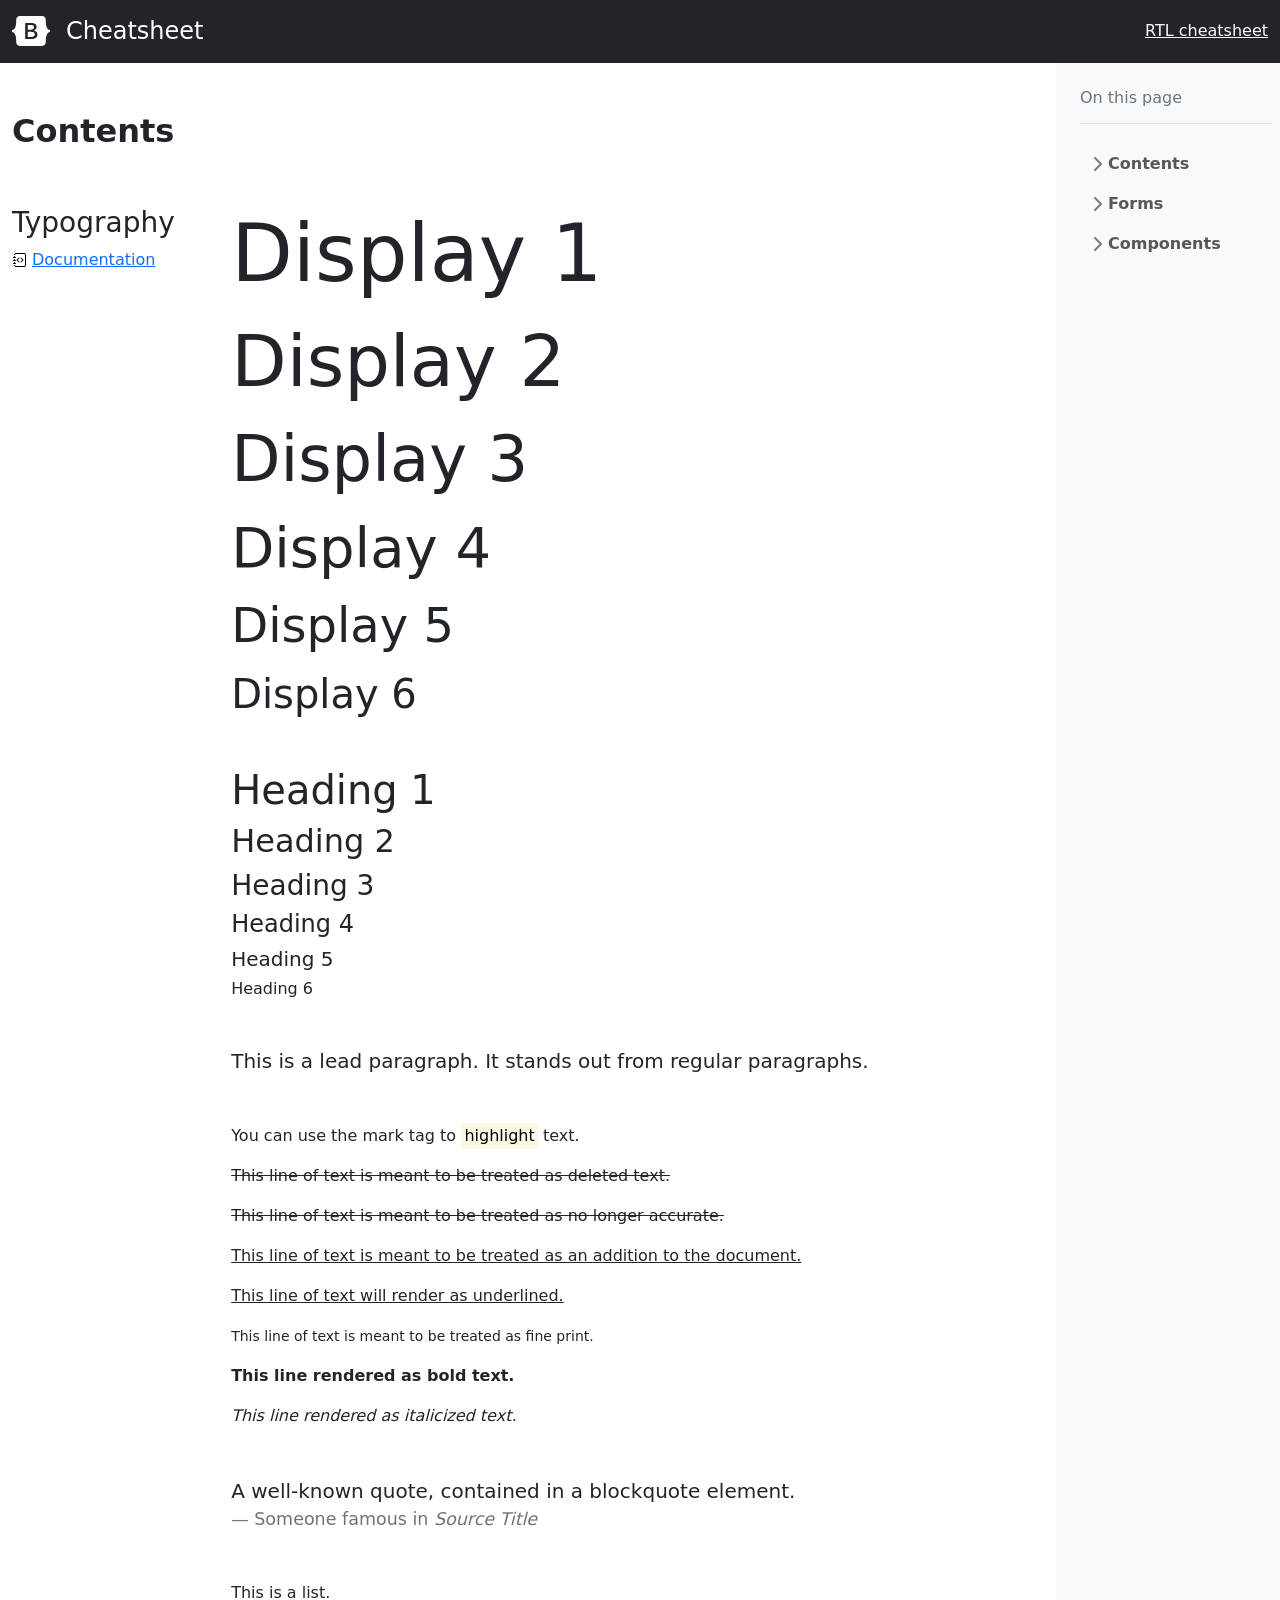
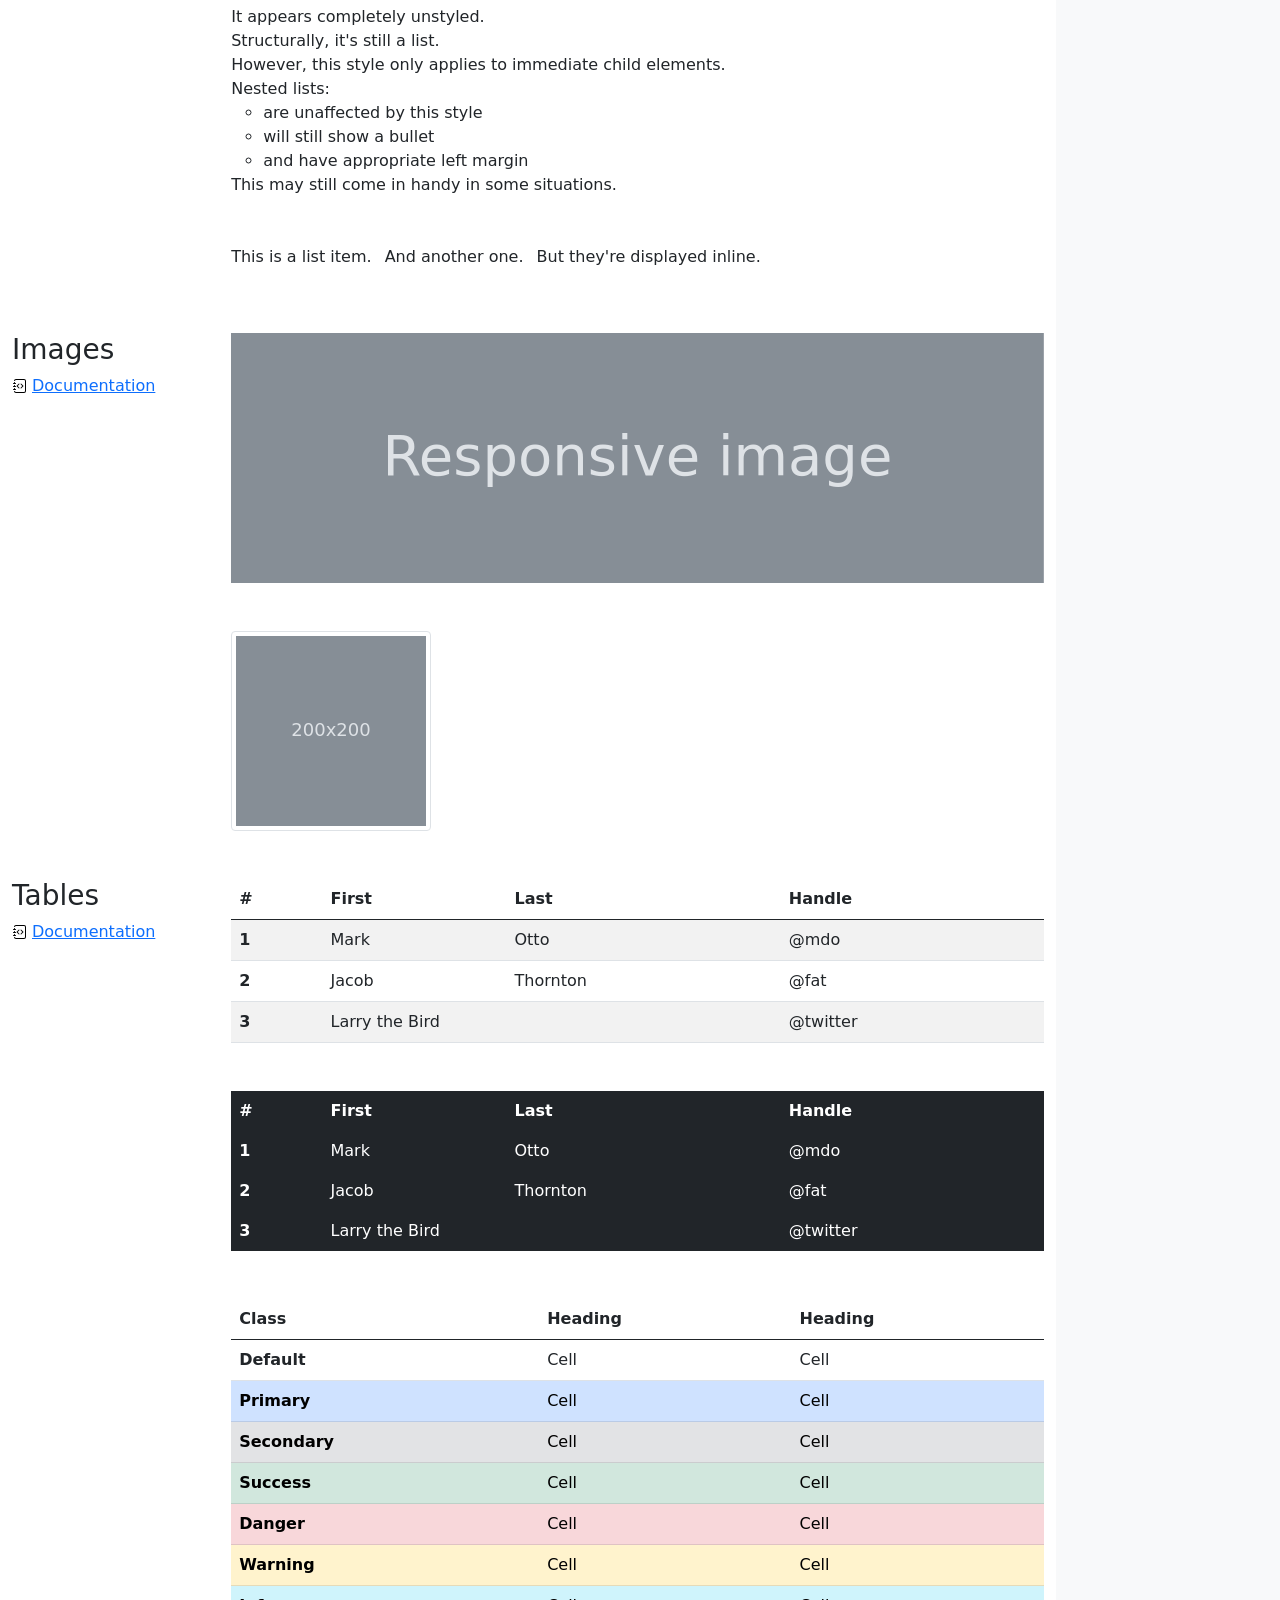
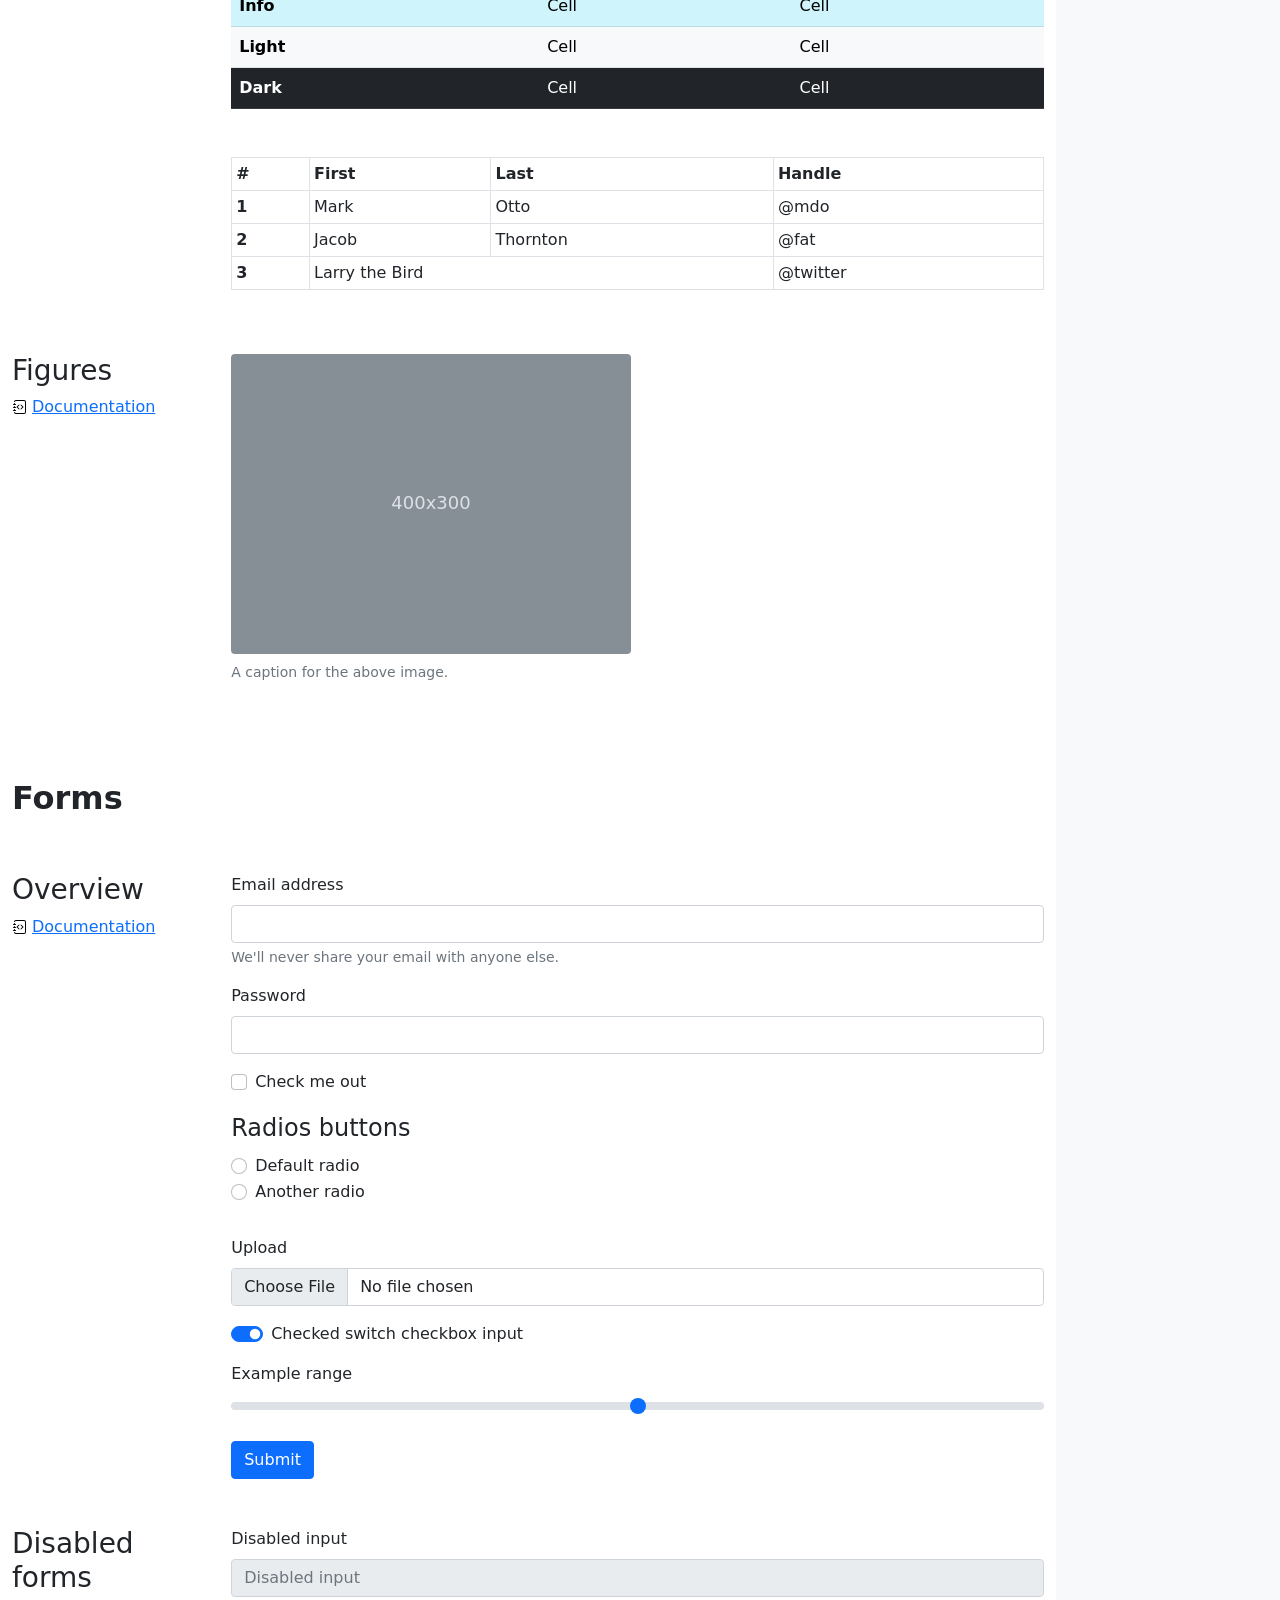
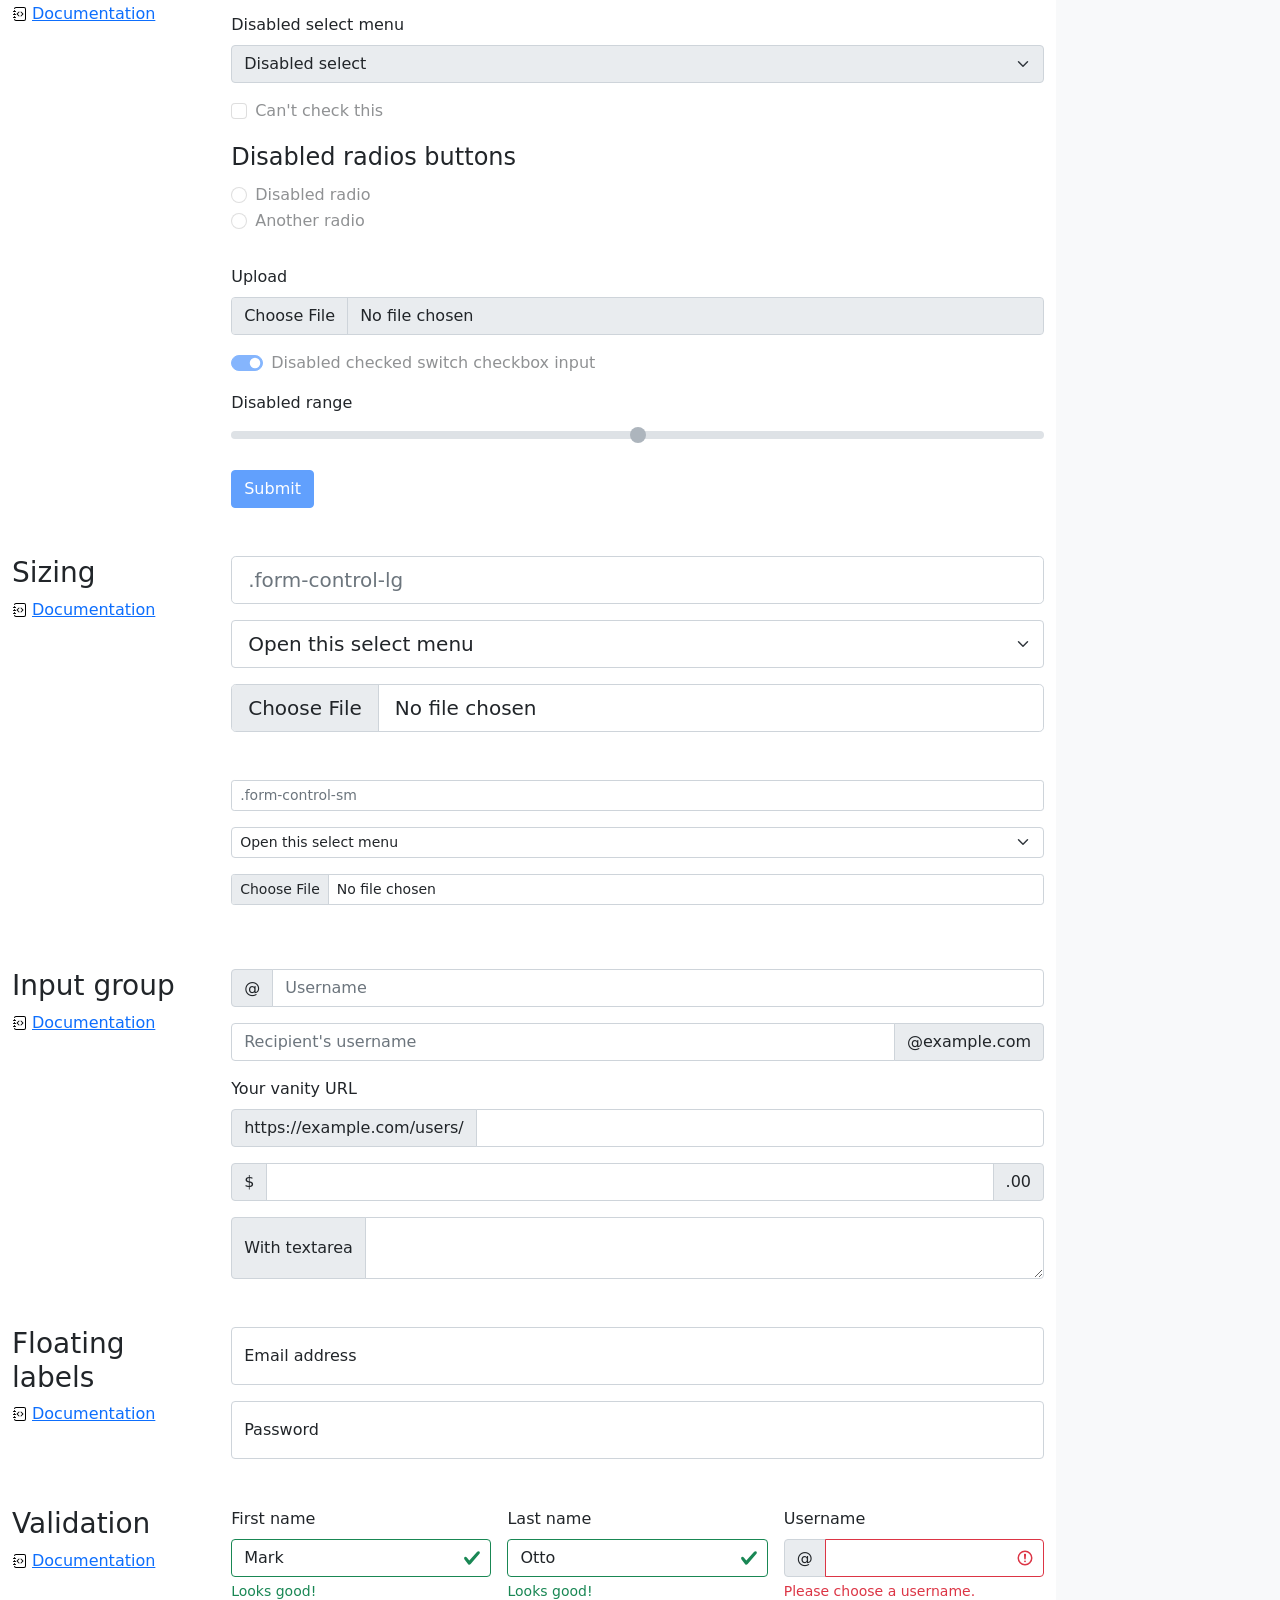
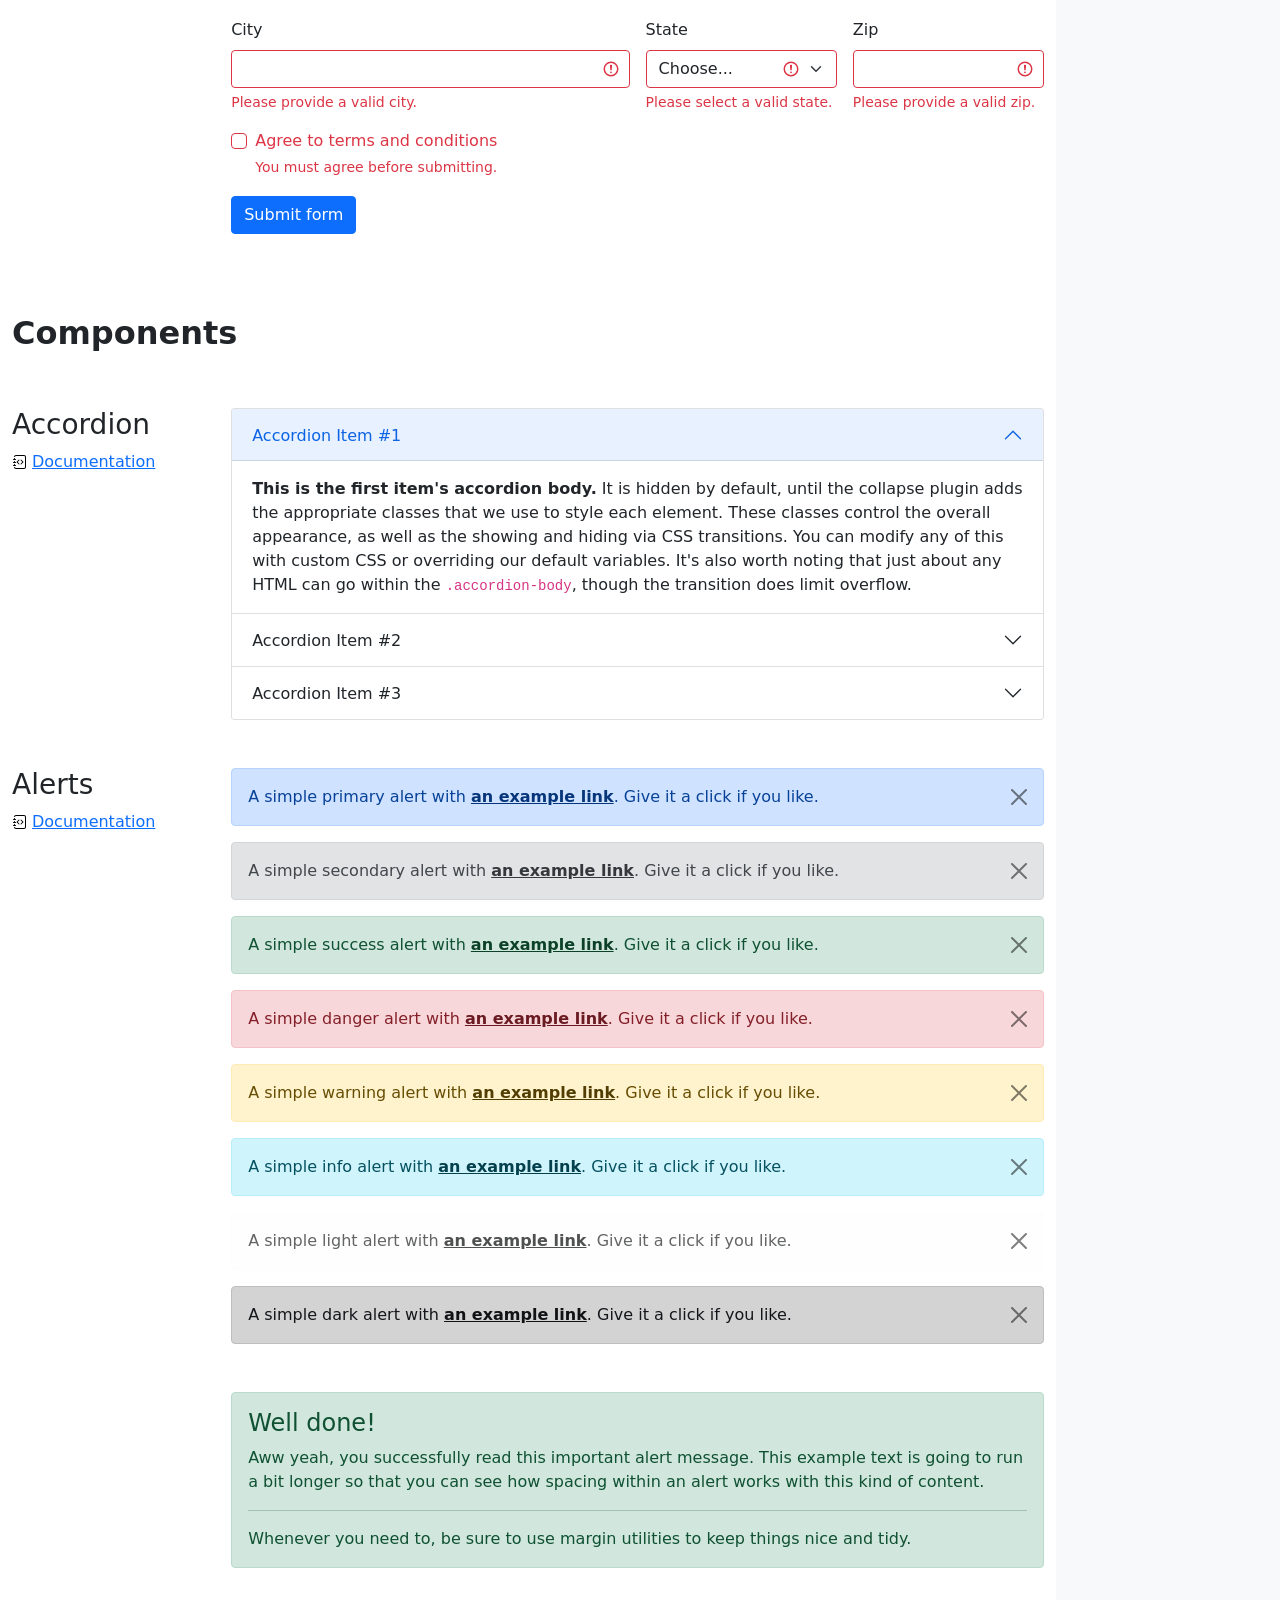
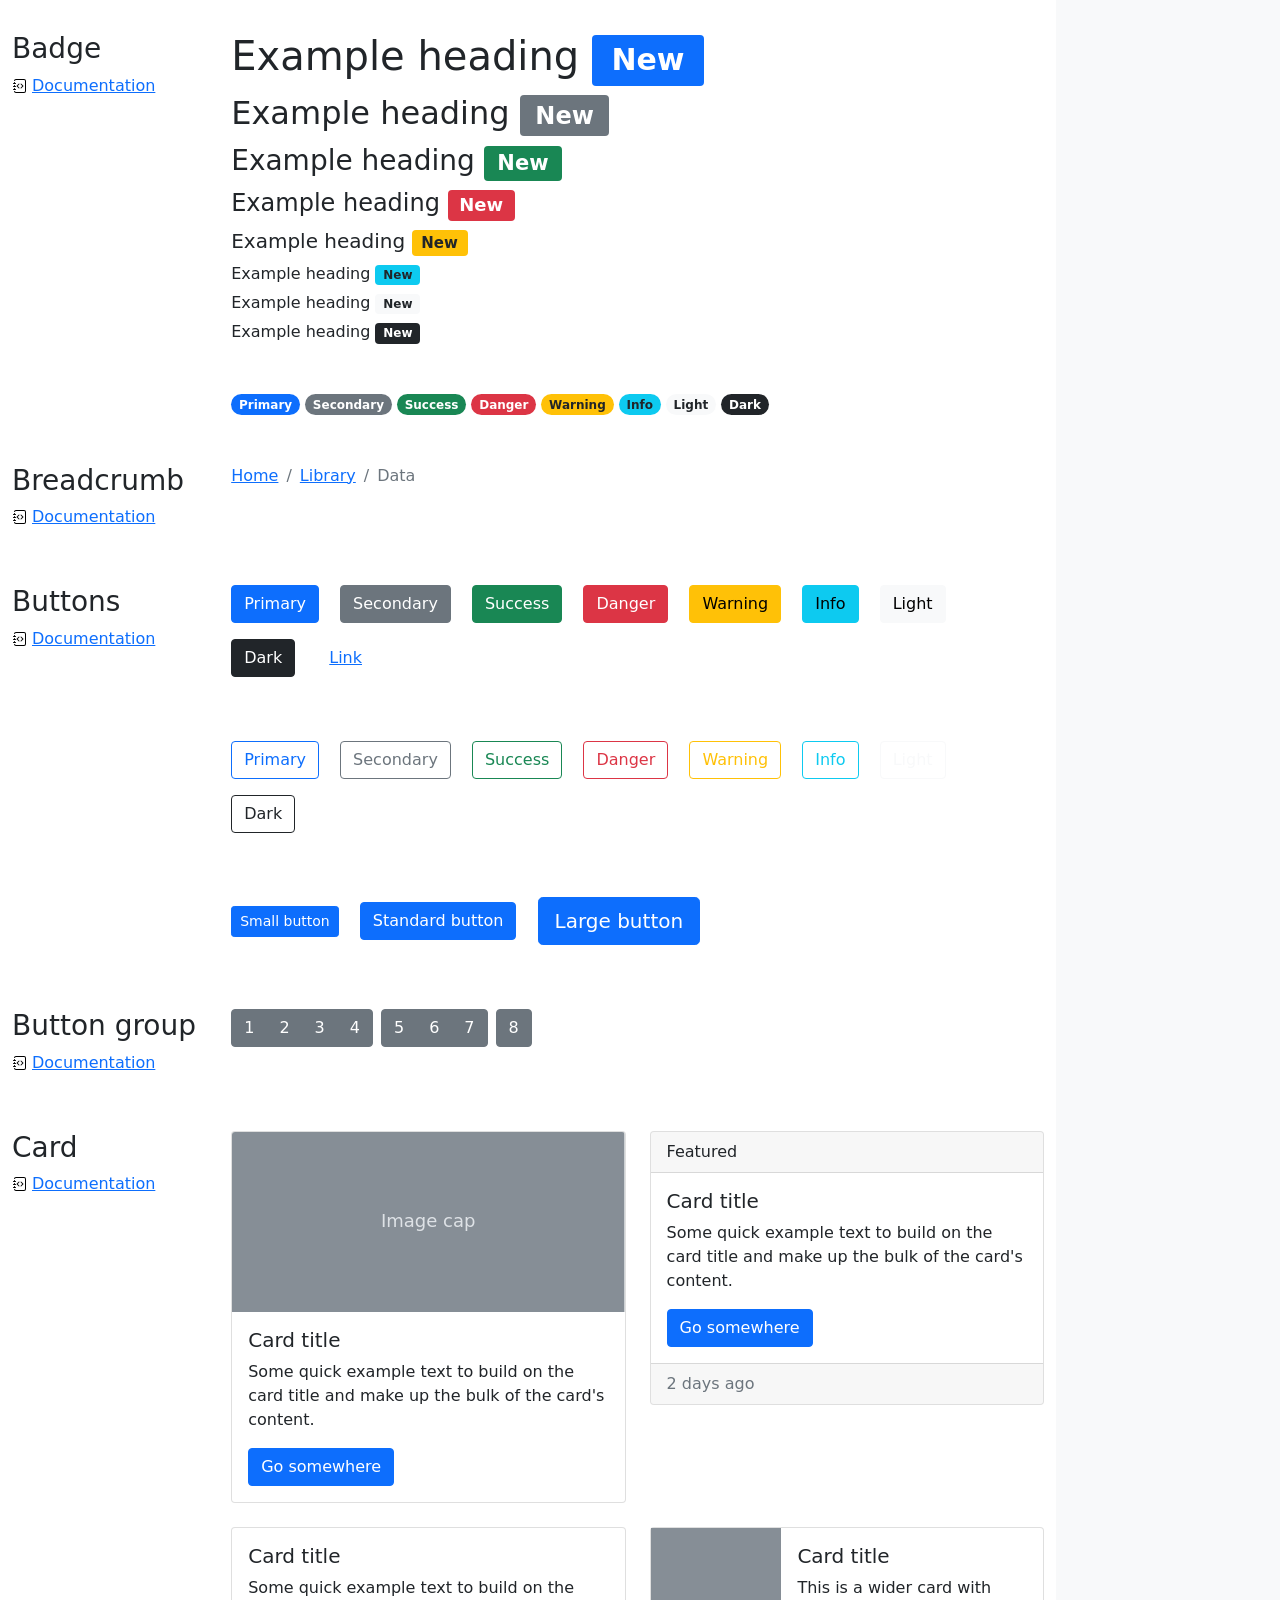
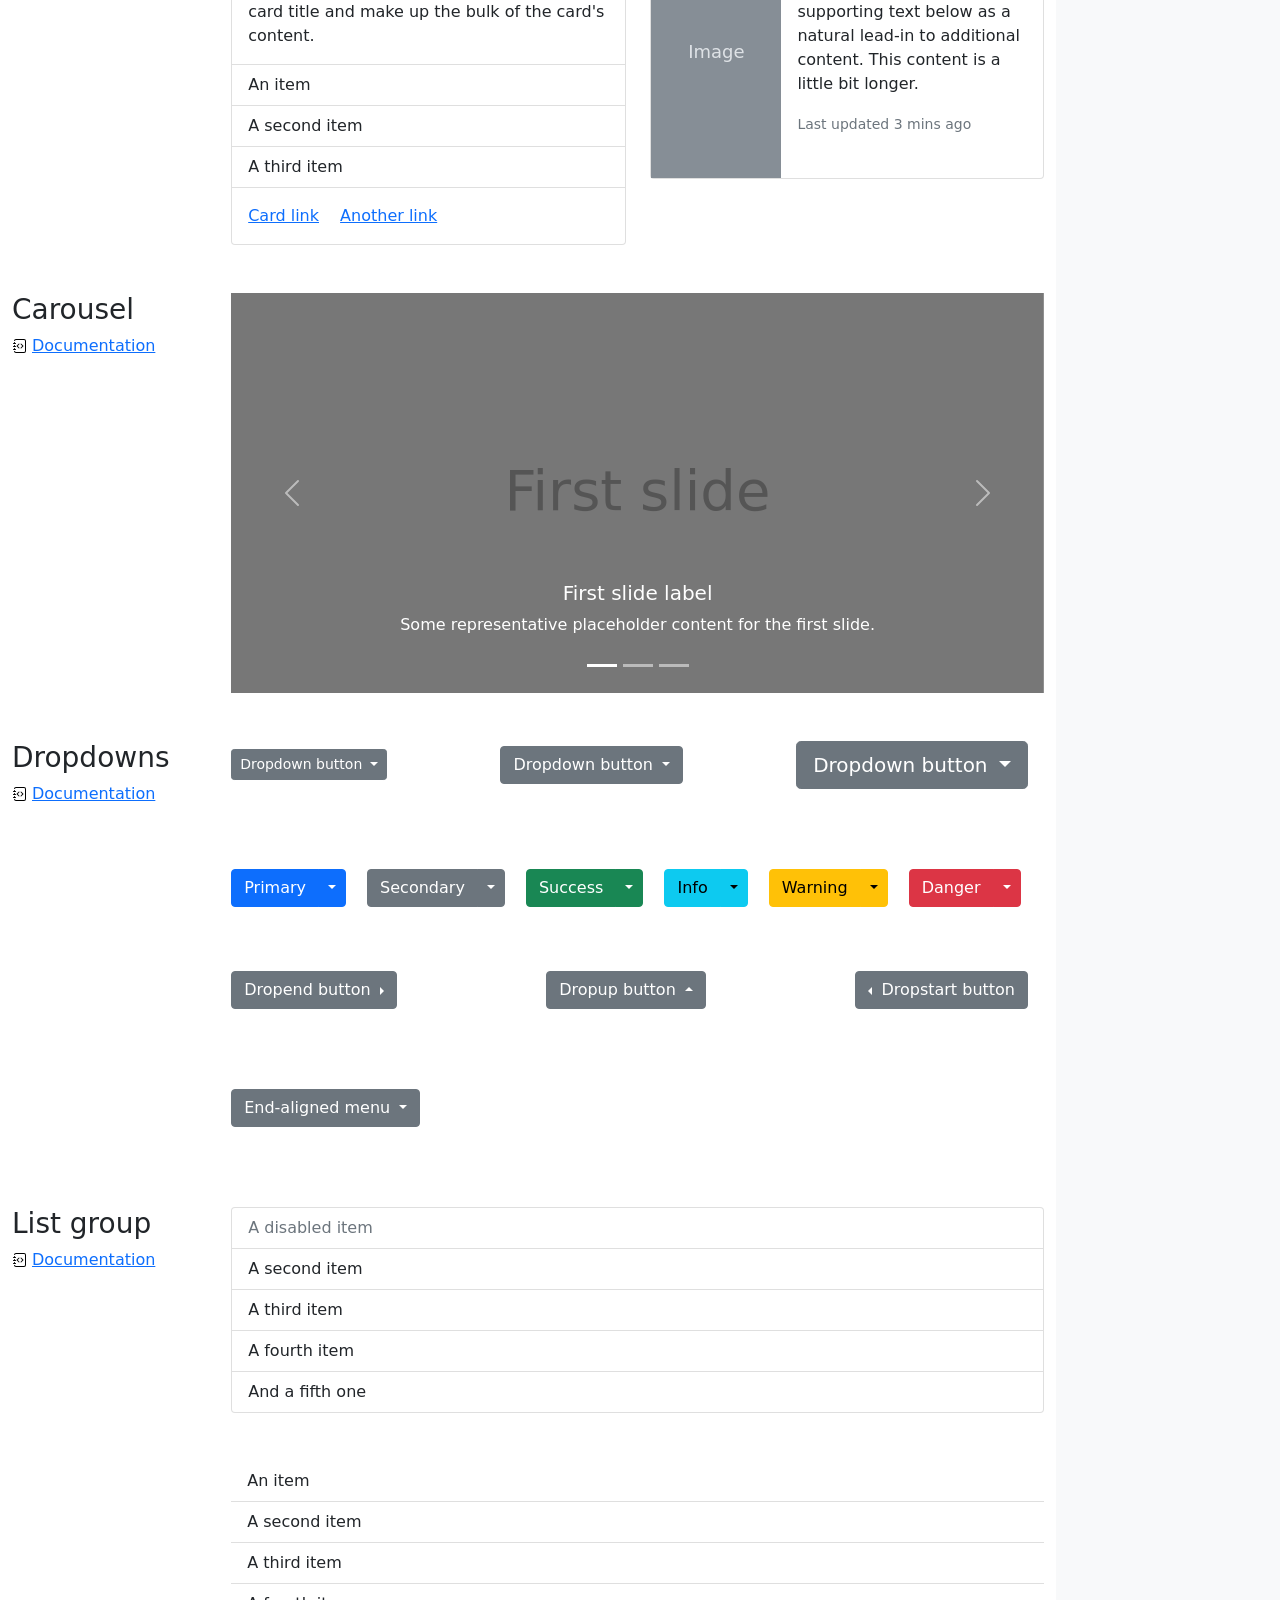
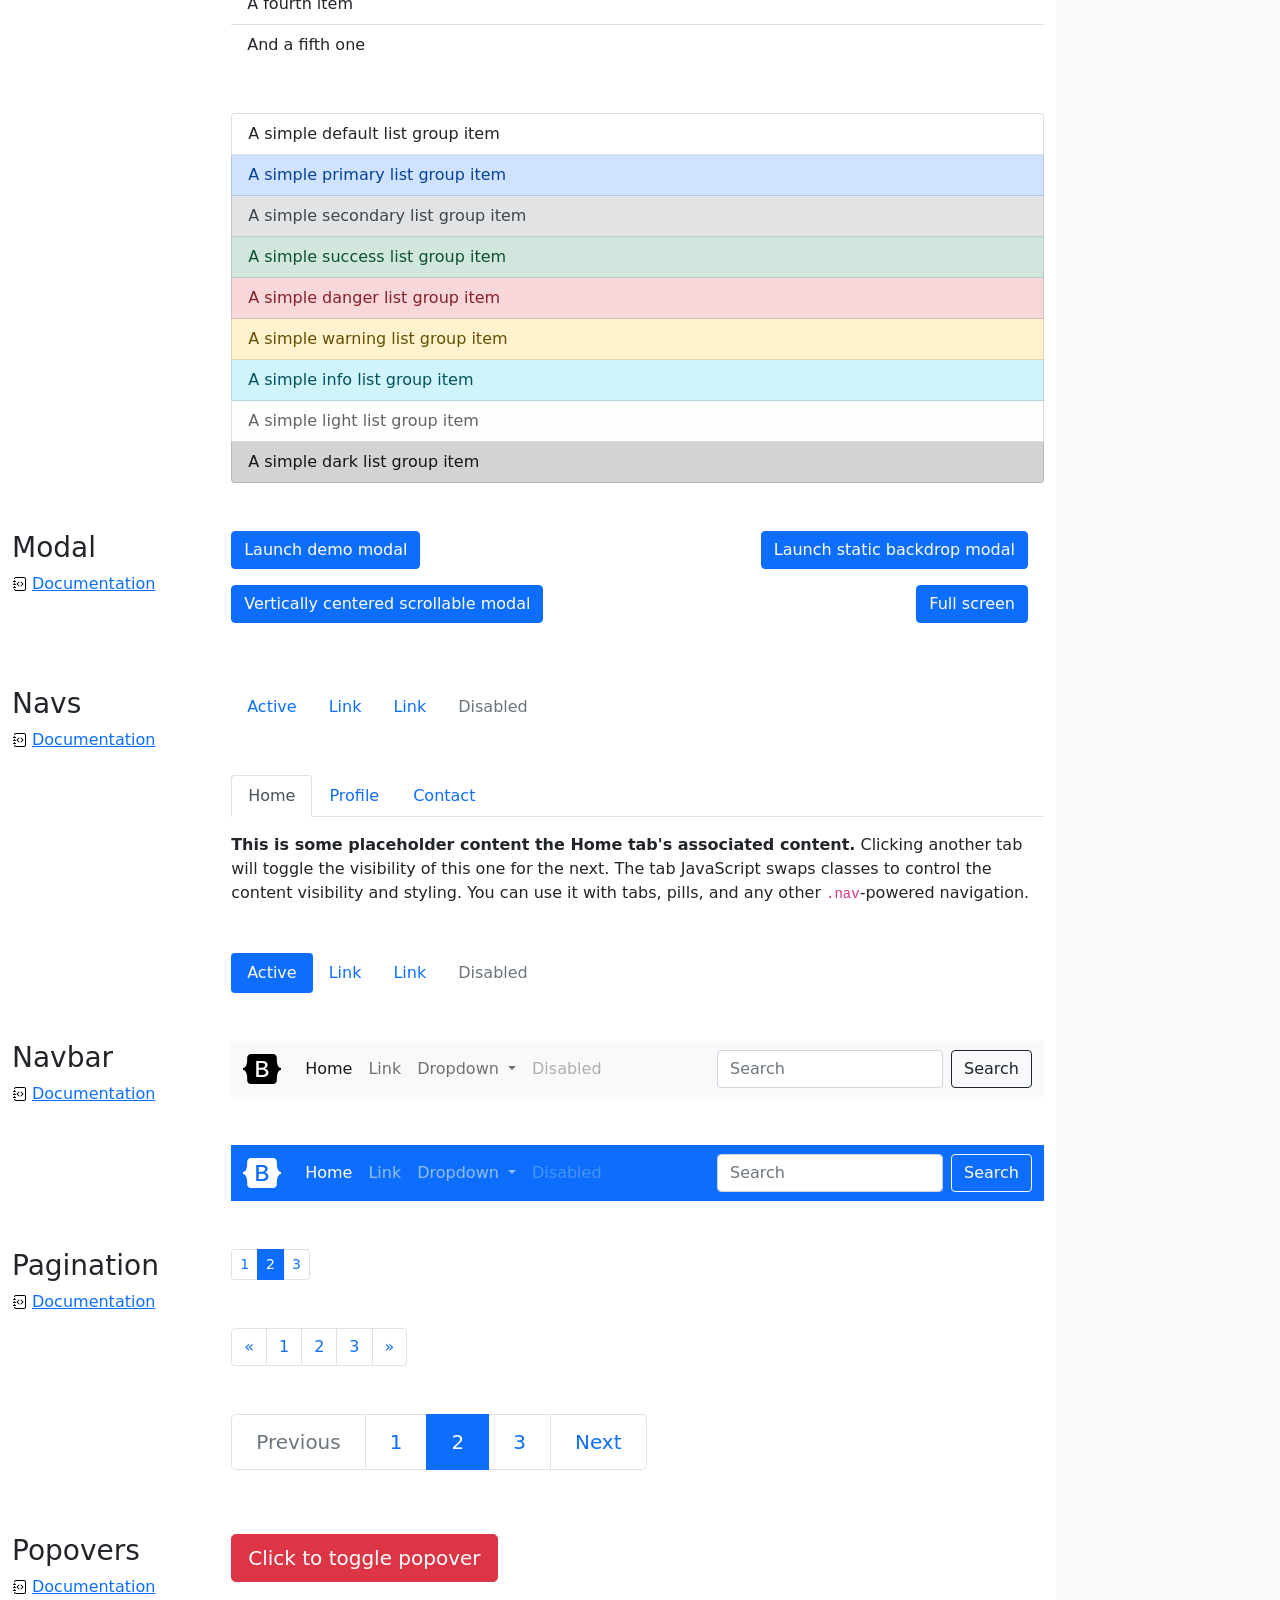
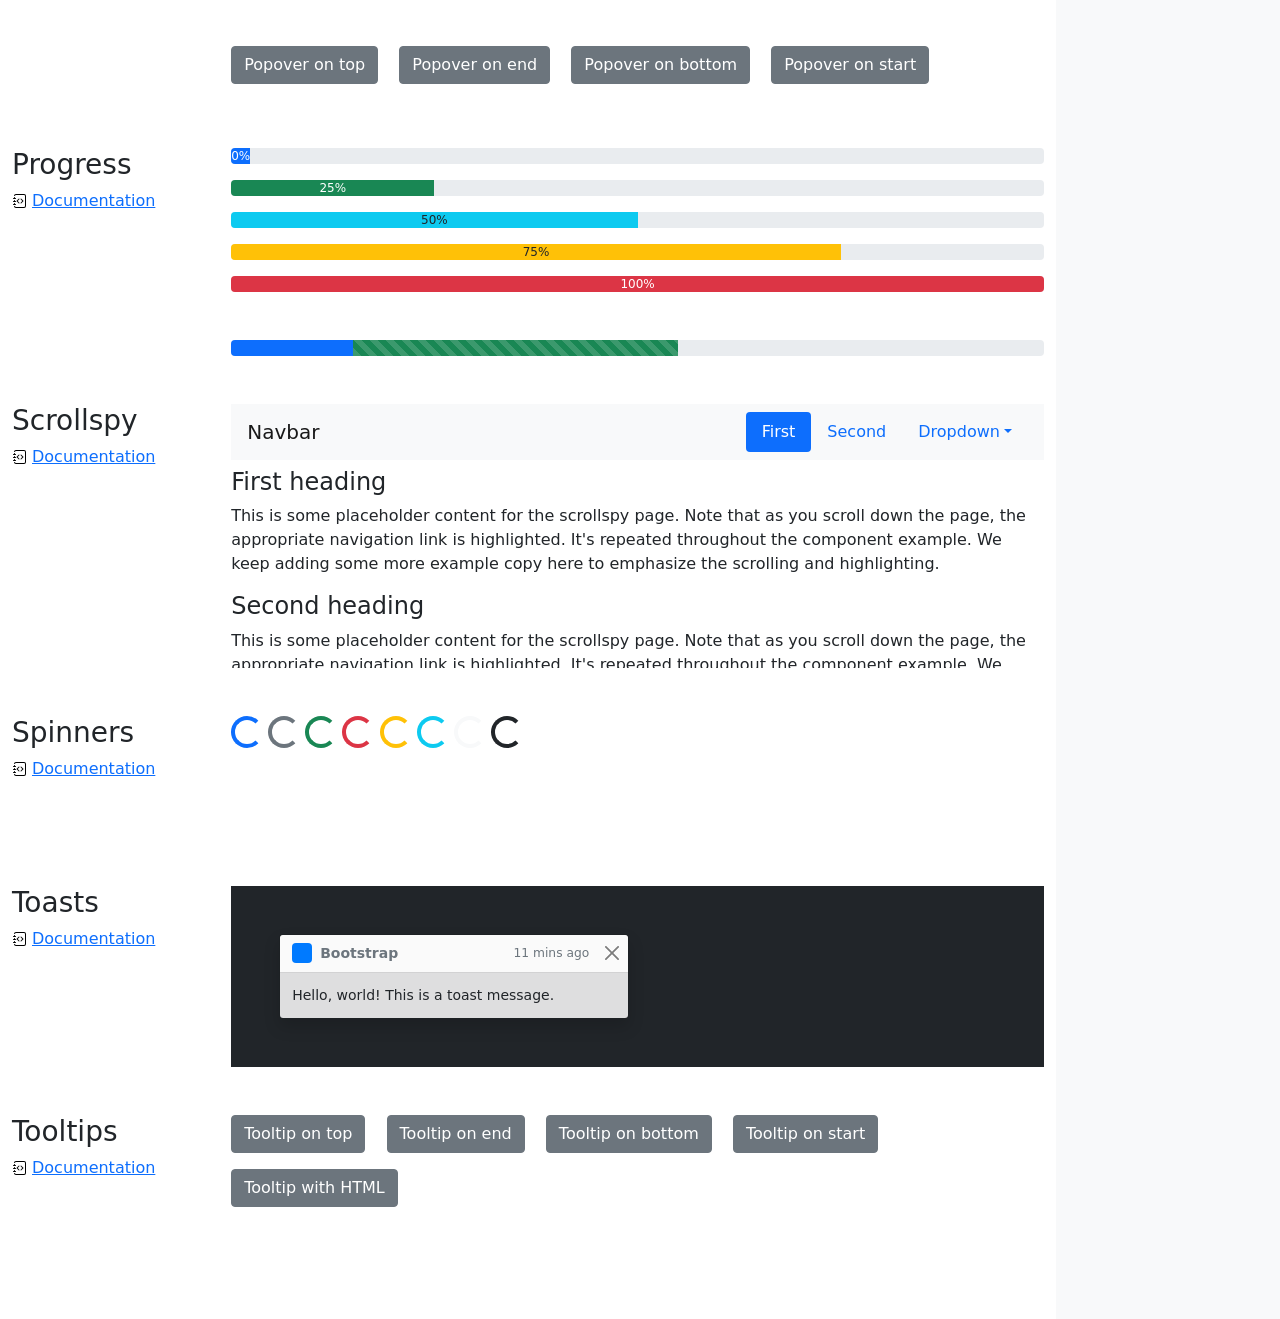
<file: bootstrap-5.0.2-examples/bootstrap-5.0.2-examples/cheatsheet/index.html>
<!doctype html>
<html lang="en">
  <head>
    <meta charset="utf-8">
    <meta name="viewport" content="width=device-width, initial-scale=1">
    <meta name="description" content="">
    <meta name="author" content="Mark Otto, Jacob Thornton, and Bootstrap contributors">
    <meta name="generator" content="Hugo 0.84.0">
    <title>Cheatsheet · Bootstrap v5.0</title>

    <link rel="canonical" href="https://getbootstrap.com/docs/5.0/examples/cheatsheet/">

    

    <!-- Bootstrap core CSS -->
<link href="../assets/dist/css/bootstrap.min.css" rel="stylesheet">

    <style>
      .bd-placeholder-img {
        font-size: 1.125rem;
        text-anchor: middle;
        -webkit-user-select: none;
        -moz-user-select: none;
        user-select: none;
      }

      @media (min-width: 768px) {
        .bd-placeholder-img-lg {
          font-size: 3.5rem;
        }
      }
    </style>

    
    <!-- Custom styles for this template -->
    <link href="cheatsheet.css" rel="stylesheet">
  </head>
  <body class="bg-light">
    
<header class="bd-header bg-dark py-3 d-flex align-items-stretch border-bottom border-dark">
  <div class="container-fluid d-flex align-items-center">
    <h1 class="d-flex align-items-center fs-4 text-white mb-0">
      <img src="../assets/brand/bootstrap-logo-white.svg" width="38" height="30" class="me-3" alt="Bootstrap">
      Cheatsheet
    </h1>
    <a href="../examples/cheatsheet-rtl/" class="ms-auto link-light" hreflang="ar">RTL cheatsheet</a>
  </div>
</header>
<aside class="bd-aside sticky-xl-top text-muted align-self-start mb-3 mb-xl-5 px-2">
  <h2 class="h6 pt-4 pb-3 mb-4 border-bottom">On this page</h2>
  <nav class="small" id="toc">
    <ul class="list-unstyled">
      <li class="my-2">
        <button class="btn d-inline-flex align-items-center collapsed" data-bs-toggle="collapse" aria-expanded="false" data-bs-target="#contents-collapse" aria-controls="contents-collapse">Contents</button>
        <ul class="list-unstyled ps-3 collapse" id="contents-collapse">
          <li><a class="d-inline-flex align-items-center rounded" href="#typography">Typography</a></li>
          <li><a class="d-inline-flex align-items-center rounded" href="#images">Images</a></li>
          <li><a class="d-inline-flex align-items-center rounded" href="#tables">Tables</a></li>
          <li><a class="d-inline-flex align-items-center rounded" href="#figures">Figures</a></li>
        </ul>
      </li>
      <li class="my-2">
        <button class="btn d-inline-flex align-items-center collapsed" data-bs-toggle="collapse" aria-expanded="false" data-bs-target="#forms-collapse" aria-controls="forms-collapse">Forms</button>
        <ul class="list-unstyled ps-3 collapse" id="forms-collapse">
          <li><a class="d-inline-flex align-items-center rounded" href="#overview">Overview</a></li>
          <li><a class="d-inline-flex align-items-center rounded" href="#disabled-forms">Disabled forms</a></li>
          <li><a class="d-inline-flex align-items-center rounded" href="#sizing">Sizing</a></li>
          <li><a class="d-inline-flex align-items-center rounded" href="#input-group">Input group</a></li>
          <li><a class="d-inline-flex align-items-center rounded" href="#floating-labels">Floating labels</a></li>
          <li><a class="d-inline-flex align-items-center rounded" href="#validation">Validation</a></li>
        </ul>
      </li>
      <li class="my-2">
        <button class="btn d-inline-flex align-items-center collapsed" data-bs-toggle="collapse" aria-expanded="false" data-bs-target="#components-collapse" aria-controls="components-collapse">Components</button>
        <ul class="list-unstyled ps-3 collapse" id="components-collapse">
          <li><a class="d-inline-flex align-items-center rounded" href="#accordion">Accordion</a></li>
          <li><a class="d-inline-flex align-items-center rounded" href="#alerts">Alerts</a></li>
          <li><a class="d-inline-flex align-items-center rounded" href="#badge">Badge</a></li>
          <li><a class="d-inline-flex align-items-center rounded" href="#breadcrumb">Breadcrumb</a></li>
          <li><a class="d-inline-flex align-items-center rounded" href="#buttons">Buttons</a></li>
          <li><a class="d-inline-flex align-items-center rounded" href="#button-group">Button group</a></li>
          <li><a class="d-inline-flex align-items-center rounded" href="#card">Card</a></li>
          <li><a class="d-inline-flex align-items-center rounded" href="#carousel">Carousel</a></li>
          <li><a class="d-inline-flex align-items-center rounded" href="#dropdowns">Dropdowns</a></li>
          <li><a class="d-inline-flex align-items-center rounded" href="#list-group">List group</a></li>
          <li><a class="d-inline-flex align-items-center rounded" href="#modal">Modal</a></li>
          <li><a class="d-inline-flex align-items-center rounded" href="#navs">Navs</a></li>
          <li><a class="d-inline-flex align-items-center rounded" href="#navbar">Navbar</a></li>
          <li><a class="d-inline-flex align-items-center rounded" href="#pagination">Pagination</a></li>
          <li><a class="d-inline-flex align-items-center rounded" href="#popovers">Popovers</a></li>
          <li><a class="d-inline-flex align-items-center rounded" href="#progress">Progress</a></li>
          <li><a class="d-inline-flex align-items-center rounded" href="#scrollspy">Scrollspy</a></li>
          <li><a class="d-inline-flex align-items-center rounded" href="#spinners">Spinners</a></li>
          <li><a class="d-inline-flex align-items-center rounded" href="#toasts">Toasts</a></li>
          <li><a class="d-inline-flex align-items-center rounded" href="#tooltips">Tooltips</a></li>
        </ul>
      </li>
    </ul>
  </nav>
</aside>
<div class="bd-cheatsheet container-fluid bg-body">
  <section id="content">
    <h2 class="sticky-xl-top fw-bold pt-3 pt-xl-5 pb-2 pb-xl-3">Contents</h2>

    <article class="my-3" id="typography">
      <div class="bd-heading sticky-xl-top align-self-start mt-5 mb-3 mt-xl-0 mb-xl-2">
        <h3>Typography</h3>
        <a class="d-flex align-items-center" href="../content/typography/">Documentation</a>
      </div>

      <div>
        <div class="bd-example">
        <p class="display-1">Display 1</p>
        <p class="display-2">Display 2</p>
        <p class="display-3">Display 3</p>
        <p class="display-4">Display 4</p>
        <p class="display-5">Display 5</p>
        <p class="display-6">Display 6</p>
        </div>

        <div class="bd-example">
        <p class="h1">Heading 1</p>
        <p class="h2">Heading 2</p>
        <p class="h3">Heading 3</p>
        <p class="h4">Heading 4</p>
        <p class="h5">Heading 5</p>
        <p class="h6">Heading 6</p>
        </div>

        <div class="bd-example">
        <p class="lead">
          This is a lead paragraph. It stands out from regular paragraphs.
        </p>
        </div>

        <div class="bd-example">
        <p>You can use the mark tag to <mark>highlight</mark> text.</p>
        <p><del>This line of text is meant to be treated as deleted text.</del></p>
        <p><s>This line of text is meant to be treated as no longer accurate.</s></p>
        <p><ins>This line of text is meant to be treated as an addition to the document.</ins></p>
        <p><u>This line of text will render as underlined.</u></p>
        <p><small>This line of text is meant to be treated as fine print.</small></p>
        <p><strong>This line rendered as bold text.</strong></p>
        <p><em>This line rendered as italicized text.</em></p>
        </div>

        <div class="bd-example">
        <blockquote class="blockquote">
          <p>A well-known quote, contained in a blockquote element.</p>
          <footer class="blockquote-footer">Someone famous in <cite title="Source Title">Source Title</cite></footer>
        </blockquote>
        </div>

        <div class="bd-example">
        <ul class="list-unstyled">
          <li>This is a list.</li>
          <li>It appears completely unstyled.</li>
          <li>Structurally, it's still a list.</li>
          <li>However, this style only applies to immediate child elements.</li>
          <li>Nested lists:
            <ul>
              <li>are unaffected by this style</li>
              <li>will still show a bullet</li>
              <li>and have appropriate left margin</li>
            </ul>
          </li>
          <li>This may still come in handy in some situations.</li>
        </ul>
        </div>

        <div class="bd-example">
        <ul class="list-inline">
          <li class="list-inline-item">This is a list item.</li>
          <li class="list-inline-item">And another one.</li>
          <li class="list-inline-item">But they're displayed inline.</li>
        </ul>
        </div>
      </div>
    </article>
    <article class="my-3" id="images">
      <div class="bd-heading sticky-xl-top align-self-start mt-5 mb-3 mt-xl-0 mb-xl-2">
        <h3>Images</h3>
        <a class="d-flex align-items-center" href="../content/images/">Documentation</a>
      </div>

      <div>
        <div class="bd-example">
        <svg class="bd-placeholder-img bd-placeholder-img-lg img-fluid" width="100%" height="250" xmlns="http://www.w3.org/2000/svg" role="img" aria-label="Placeholder: Responsive image" preserveAspectRatio="xMidYMid slice" focusable="false"><title>Placeholder</title><rect width="100%" height="100%" fill="#868e96"/><text x="50%" y="50%" fill="#dee2e6" dy=".3em">Responsive image</text></svg>

        </div>

        <div class="bd-example">
        <svg class="bd-placeholder-img img-thumbnail" width="200" height="200" xmlns="http://www.w3.org/2000/svg" role="img" aria-label="A generic square placeholder image with a white border around it, making it resemble a photograph taken with an old instant camera: 200x200" preserveAspectRatio="xMidYMid slice" focusable="false"><title>A generic square placeholder image with a white border around it, making it resemble a photograph taken with an old instant camera</title><rect width="100%" height="100%" fill="#868e96"/><text x="50%" y="50%" fill="#dee2e6" dy=".3em">200x200</text></svg>

        </div>
      </div>
    </article>
    <article class="my-3" id="tables">
      <div class="bd-heading sticky-xl-top align-self-start mt-5 mb-3 mt-xl-0 mb-xl-2">
        <h3>Tables</h3>
        <a class="d-flex align-items-center" href="../content/tables/">Documentation</a>
      </div>

      <div>
        <div class="bd-example">
        <table class="table table-striped">
          <thead>
          <tr>
            <th scope="col">#</th>
            <th scope="col">First</th>
            <th scope="col">Last</th>
            <th scope="col">Handle</th>
          </tr>
          </thead>
          <tbody>
          <tr>
            <th scope="row">1</th>
            <td>Mark</td>
            <td>Otto</td>
            <td>@mdo</td>
          </tr>
          <tr>
            <th scope="row">2</th>
            <td>Jacob</td>
            <td>Thornton</td>
            <td>@fat</td>
          </tr>
          <tr>
            <th scope="row">3</th>
            <td colspan="2">Larry the Bird</td>
            <td>@twitter</td>
          </tr>
          </tbody>
        </table>
        </div>

        <div class="bd-example">
        <table class="table table-dark table-borderless">
          <thead>
          <tr>
            <th scope="col">#</th>
            <th scope="col">First</th>
            <th scope="col">Last</th>
            <th scope="col">Handle</th>
          </tr>
          </thead>
          <tbody>
          <tr>
            <th scope="row">1</th>
            <td>Mark</td>
            <td>Otto</td>
            <td>@mdo</td>
          </tr>
          <tr>
            <th scope="row">2</th>
            <td>Jacob</td>
            <td>Thornton</td>
            <td>@fat</td>
          </tr>
          <tr>
            <th scope="row">3</th>
            <td colspan="2">Larry the Bird</td>
            <td>@twitter</td>
          </tr>
          </tbody>
        </table>
        </div>

        <div class="bd-example">
        <table class="table table-hover">
          <thead>
          <tr>
            <th scope="col">Class</th>
            <th scope="col">Heading</th>
            <th scope="col">Heading</th>
          </tr>
          </thead>
          <tbody>
          <tr>
            <th scope="row">Default</th>
            <td>Cell</td>
            <td>Cell</td>
          </tr>
          
          <tr class="table-primary">
            <th scope="row">Primary</th>
            <td>Cell</td>
            <td>Cell</td>
          </tr>
          <tr class="table-secondary">
            <th scope="row">Secondary</th>
            <td>Cell</td>
            <td>Cell</td>
          </tr>
          <tr class="table-success">
            <th scope="row">Success</th>
            <td>Cell</td>
            <td>Cell</td>
          </tr>
          <tr class="table-danger">
            <th scope="row">Danger</th>
            <td>Cell</td>
            <td>Cell</td>
          </tr>
          <tr class="table-warning">
            <th scope="row">Warning</th>
            <td>Cell</td>
            <td>Cell</td>
          </tr>
          <tr class="table-info">
            <th scope="row">Info</th>
            <td>Cell</td>
            <td>Cell</td>
          </tr>
          <tr class="table-light">
            <th scope="row">Light</th>
            <td>Cell</td>
            <td>Cell</td>
          </tr>
          <tr class="table-dark">
            <th scope="row">Dark</th>
            <td>Cell</td>
            <td>Cell</td>
          </tr>
          </tbody>
        </table>
        </div>

        <div class="bd-example">
        <table class="table table-sm table-bordered">
          <thead>
          <tr>
            <th scope="col">#</th>
            <th scope="col">First</th>
            <th scope="col">Last</th>
            <th scope="col">Handle</th>
          </tr>
          </thead>
          <tbody>
          <tr>
            <th scope="row">1</th>
            <td>Mark</td>
            <td>Otto</td>
            <td>@mdo</td>
          </tr>
          <tr>
            <th scope="row">2</th>
            <td>Jacob</td>
            <td>Thornton</td>
            <td>@fat</td>
          </tr>
          <tr>
            <th scope="row">3</th>
            <td colspan="2">Larry the Bird</td>
            <td>@twitter</td>
          </tr>
          </tbody>
        </table>
        </div>
      </div>
    </article>
    <article class="my-3" id="figures">
      <div class="bd-heading sticky-xl-top align-self-start mt-5 mb-3 mt-xl-0 mb-xl-2">
        <h3>Figures</h3>
        <a class="d-flex align-items-center" href="../content/figures/">Documentation</a>
      </div>

      <div>
        <div class="bd-example">
        <figure class="figure">
          <svg class="bd-placeholder-img figure-img img-fluid rounded" width="400" height="300" xmlns="http://www.w3.org/2000/svg" role="img" aria-label="Placeholder: 400x300" preserveAspectRatio="xMidYMid slice" focusable="false"><title>Placeholder</title><rect width="100%" height="100%" fill="#868e96"/><text x="50%" y="50%" fill="#dee2e6" dy=".3em">400x300</text></svg>

          <figcaption class="figure-caption">A caption for the above image.</figcaption>
        </figure>
        </div>
      </div>
    </article>
  </section>

  <section id="forms">
    <h2 class="sticky-xl-top fw-bold pt-3 pt-xl-5 pb-2 pb-xl-3">Forms</h2>

    <article class="my-3" id="overview">
      <div class="bd-heading sticky-xl-top align-self-start mt-5 mb-3 mt-xl-0 mb-xl-2">
        <h3>Overview</h3>
        <a class="d-flex align-items-center" href="../forms/overview/">Documentation</a>
      </div>

      <div>
        <div class="bd-example">
        <form>
          <div class="mb-3">
            <label for="exampleInputEmail1" class="form-label">Email address</label>
            <input type="email" class="form-control" id="exampleInputEmail1" aria-describedby="emailHelp">
            <div id="emailHelp" class="form-text">We'll never share your email with anyone else.</div>
          </div>
          <div class="mb-3">
            <label for="exampleInputPassword1" class="form-label">Password</label>
            <input type="password" class="form-control" id="exampleInputPassword1">
          </div>
          <div class="mb-3 form-check">
            <input type="checkbox" class="form-check-input" id="exampleCheck1">
            <label class="form-check-label" for="exampleCheck1">Check me out</label>
          </div>
          <fieldset class="mb-3">
            <legend>Radios buttons</legend>
            <div class="form-check">
              <input type="radio" name="radios" class="form-check-input" id="exampleRadio1">
              <label class="form-check-label" for="exampleRadio1">Default radio</label>
            </div>
            <div class="mb-3 form-check">
              <input type="radio" name="radios" class="form-check-input" id="exampleRadio2">
              <label class="form-check-label" for="exampleRadio2">Another radio</label>
            </div>
          </fieldset>
          <div class="mb-3">
            <label class="form-label" for="customFile">Upload</label>
            <input type="file" class="form-control" id="customFile">
          </div>
          <div class="mb-3 form-check form-switch">
            <input class="form-check-input" type="checkbox" id="flexSwitchCheckChecked" checked>
            <label class="form-check-label" for="flexSwitchCheckChecked">Checked switch checkbox input</label>
          </div>
          <div class="mb-3">
            <label for="customRange3" class="form-label">Example range</label>
            <input type="range" class="form-range" min="0" max="5" step="0.5" id="customRange3">
          </div>
          <button type="submit" class="btn btn-primary">Submit</button>
        </form>
        </div>
      </div>
    </article>
    <article class="my-3" id="disabled-forms">
      <div class="bd-heading sticky-xl-top align-self-start mt-5 mb-3 mt-xl-0 mb-xl-2">
        <h3>Disabled forms</h3>
        <a class="d-flex align-items-center" href="../forms/overview/#disabled-forms">Documentation</a>
      </div>

      <div>
        <div class="bd-example">
        <form>
          <fieldset disabled aria-label="Disabled fieldset example">
            <div class="mb-3">
              <label for="disabledTextInput" class="form-label">Disabled input</label>
              <input type="text" id="disabledTextInput" class="form-control" placeholder="Disabled input">
            </div>
            <div class="mb-3">
              <label for="disabledSelect" class="form-label">Disabled select menu</label>
              <select id="disabledSelect" class="form-select">
                <option>Disabled select</option>
              </select>
            </div>
            <div class="mb-3">
              <div class="form-check">
                <input class="form-check-input" type="checkbox" id="disabledFieldsetCheck" disabled>
                <label class="form-check-label" for="disabledFieldsetCheck">
                  Can't check this
                </label>
              </div>
            </div>
            <fieldset class="mb-3">
              <legend>Disabled radios buttons</legend>
              <div class="form-check">
                <input type="radio" name="radios" class="form-check-input" id="disabledRadio1" disabled>
                <label class="form-check-label" for="disabledRadio1">Disabled radio</label>
              </div>
              <div class="mb-3 form-check">
                <input type="radio" name="radios" class="form-check-input" id="disabledRadio2" disabled>
                <label class="form-check-label" for="disabledRadio2">Another radio</label>
              </div>
            </fieldset>
            <div class="mb-3">
              <label class="form-label" for="disabledCustomFile">Upload</label>
              <input type="file" class="form-control" id="disabledCustomFile" disabled>
            </div>
            <div class="mb-3 form-check form-switch">
              <input class="form-check-input" type="checkbox" id="disabledSwitchCheckChecked" checked disabled>
              <label class="form-check-label" for="disabledSwitchCheckChecked">Disabled checked switch checkbox input</label>
            </div>
            <div class="mb-3">
              <label for="disabledRange" class="form-label">Disabled range</label>
              <input type="range" class="form-range" min="0" max="5" step="0.5" id="disabledRange">
            </div>
            <button type="submit" class="btn btn-primary">Submit</button>
          </fieldset>
        </form>
        </div>
      </div>
    </article>
    <article class="my-3" id="sizing">
      <div class="bd-heading sticky-xl-top align-self-start mt-5 mb-3 mt-xl-0 mb-xl-2">
        <h3>Sizing</h3>
        <a class="d-flex align-items-center" href="../forms/form-control/#sizing">Documentation</a>
      </div>

      <div>
        <div class="bd-example">
        <div class="mb-3">
          <input class="form-control form-control-lg" type="text" placeholder=".form-control-lg" aria-label=".form-control-lg example">
        </div>
        <div class="mb-3">
          <select class="form-select form-select-lg mb-3" aria-label=".form-select-lg example">
            <option selected>Open this select menu</option>
            <option value="1">One</option>
            <option value="2">Two</option>
            <option value="3">Three</option>
          </select>
        </div>
        <div class="mb-3">
          <input type="file" class="form-control form-control-lg" aria-label="Large file input example">
        </div>
        </div>

        <div class="bd-example">
        <div class="mb-3">
          <input class="form-control form-control-sm" type="text" placeholder=".form-control-sm" aria-label=".form-control-sm example">
        </div>
        <div class="mb-3">
          <select class="form-select form-select-sm" aria-label=".form-select-sm example">
            <option selected>Open this select menu</option>
            <option value="1">One</option>
            <option value="2">Two</option>
            <option value="3">Three</option>
          </select>
        </div>
        <div class="mb-3">
          <input type="file" class="form-control form-control-sm" aria-label="Small file input example">
        </div>
        </div>
      </div>
    </article>
    <article class="my-3" id="input-group">
      <div class="bd-heading sticky-xl-top align-self-start mt-5 mb-3 mt-xl-0 mb-xl-2">
        <h3>Input group</h3>
        <a class="d-flex align-items-center" href="../forms/input-group/">Documentation</a>
      </div>

      <div>
        <div class="bd-example">
        <div class="input-group mb-3">
          <span class="input-group-text" id="basic-addon1">@</span>
          <input type="text" class="form-control" placeholder="Username" aria-label="Username" aria-describedby="basic-addon1">
        </div>
        <div class="input-group mb-3">
          <input type="text" class="form-control" placeholder="Recipient's username" aria-label="Recipient's username" aria-describedby="basic-addon2">
          <span class="input-group-text" id="basic-addon2">@example.com</span>
        </div>
        <label for="basic-url" class="form-label">Your vanity URL</label>
        <div class="input-group mb-3">
          <span class="input-group-text" id="basic-addon3">https://example.com/users/</span>
          <input type="text" class="form-control" id="basic-url" aria-describedby="basic-addon3">
        </div>
        <div class="input-group mb-3">
          <span class="input-group-text">$</span>
          <input type="text" class="form-control" aria-label="Amount (to the nearest dollar)">
          <span class="input-group-text">.00</span>
        </div>
        <div class="input-group">
          <span class="input-group-text">With textarea</span>
          <textarea class="form-control" aria-label="With textarea"></textarea>
        </div>
        </div>
      </div>
    </article>
    <article class="my-3" id="floating-labels">
      <div class="bd-heading sticky-xl-top align-self-start mt-5 mb-3 mt-xl-0 mb-xl-2">
        <h3>Floating labels</h3>
        <a class="d-flex align-items-center" href="../forms/floating-labels/">Documentation</a>
      </div>

      <div>
        <div class="bd-example">
        <form>
          <div class="form-floating mb-3">
            <input type="email" class="form-control" id="floatingInput" placeholder="name@example.com">
            <label for="floatingInput">Email address</label>
          </div>
          <div class="form-floating">
            <input type="password" class="form-control" id="floatingPassword" placeholder="Password">
            <label for="floatingPassword">Password</label>
          </div>
        </form>
        </div>
      </div>
    </article>
    <article class="my-3" id="validation">
      <div class="bd-heading sticky-xl-top align-self-start mt-5 mb-3 mt-xl-0 mb-xl-2">
        <h3>Validation</h3>
        <a class="d-flex align-items-center" href="../forms/validation/">Documentation</a>
      </div>

      <div>
        <div class="bd-example">
        <form class="row g-3">
          <div class="col-md-4">
            <label for="validationServer01" class="form-label">First name</label>
            <input type="text" class="form-control is-valid" id="validationServer01" value="Mark" required>
            <div class="valid-feedback">
              Looks good!
            </div>
          </div>
          <div class="col-md-4">
            <label for="validationServer02" class="form-label">Last name</label>
            <input type="text" class="form-control is-valid" id="validationServer02" value="Otto" required>
            <div class="valid-feedback">
              Looks good!
            </div>
          </div>
          <div class="col-md-4">
            <label for="validationServerUsername" class="form-label">Username</label>
            <div class="input-group has-validation">
              <span class="input-group-text" id="inputGroupPrepend3">@</span>
              <input type="text" class="form-control is-invalid" id="validationServerUsername" aria-describedby="inputGroupPrepend3" required>
              <div class="invalid-feedback">
                Please choose a username.
              </div>
            </div>
          </div>
          <div class="col-md-6">
            <label for="validationServer03" class="form-label">City</label>
            <input type="text" class="form-control is-invalid" id="validationServer03" required>
            <div class="invalid-feedback">
              Please provide a valid city.
            </div>
          </div>
          <div class="col-md-3">
            <label for="validationServer04" class="form-label">State</label>
            <select class="form-select is-invalid" id="validationServer04" required>
              <option selected disabled value="">Choose...</option>
              <option>...</option>
            </select>
            <div class="invalid-feedback">
              Please select a valid state.
            </div>
          </div>
          <div class="col-md-3">
            <label for="validationServer05" class="form-label">Zip</label>
            <input type="text" class="form-control is-invalid" id="validationServer05" required>
            <div class="invalid-feedback">
              Please provide a valid zip.
            </div>
          </div>
          <div class="col-12">
            <div class="form-check">
              <input class="form-check-input is-invalid" type="checkbox" value="" id="invalidCheck3" required>
              <label class="form-check-label" for="invalidCheck3">
                Agree to terms and conditions
              </label>
              <div class="invalid-feedback">
                You must agree before submitting.
              </div>
            </div>
          </div>
          <div class="col-12">
            <button class="btn btn-primary" type="submit">Submit form</button>
          </div>
        </form>
        </div>
      </div>
    </article>
  </section>

  <section id="components">
    <h2 class="sticky-xl-top fw-bold pt-3 pt-xl-5 pb-2 pb-xl-3">Components</h2>

    <article class="my-3" id="accordion">
      <div class="bd-heading sticky-xl-top align-self-start mt-5 mb-3 mt-xl-0 mb-xl-2">
        <h3>Accordion</h3>
        <a class="d-flex align-items-center" href="../components/accordion/">Documentation</a>
      </div>

      <div>
        <div class="bd-example">
        <div class="accordion" id="accordionExample">
          <div class="accordion-item">
            <h4 class="accordion-header" id="headingOne">
              <button class="accordion-button" type="button" data-bs-toggle="collapse" data-bs-target="#collapseOne" aria-expanded="true" aria-controls="collapseOne">
                Accordion Item #1
              </button>
            </h4>
            <div id="collapseOne" class="accordion-collapse collapse show" aria-labelledby="headingOne" data-bs-parent="#accordionExample">
              <div class="accordion-body">
                <strong>This is the first item's accordion body.</strong> It is hidden by default, until the collapse plugin adds the appropriate classes that we use to style each element. These classes control the overall appearance, as well as the showing and hiding via CSS transitions. You can modify any of this with custom CSS or overriding our default variables. It's also worth noting that just about any HTML can go within the <code>.accordion-body</code>, though the transition does limit overflow.
              </div>
            </div>
          </div>
          <div class="accordion-item">
            <h4 class="accordion-header" id="headingTwo">
              <button class="accordion-button collapsed" type="button" data-bs-toggle="collapse" data-bs-target="#collapseTwo" aria-expanded="false" aria-controls="collapseTwo">
                Accordion Item #2
              </button>
            </h4>
            <div id="collapseTwo" class="accordion-collapse collapse" aria-labelledby="headingTwo" data-bs-parent="#accordionExample">
              <div class="accordion-body">
                <strong>This is the second item's accordion body.</strong> It is hidden by default, until the collapse plugin adds the appropriate classes that we use to style each element. These classes control the overall appearance, as well as the showing and hiding via CSS transitions. You can modify any of this with custom CSS or overriding our default variables. It's also worth noting that just about any HTML can go within the <code>.accordion-body</code>, though the transition does limit overflow.
              </div>
            </div>
          </div>
          <div class="accordion-item">
            <h4 class="accordion-header" id="headingThree">
              <button class="accordion-button collapsed" type="button" data-bs-toggle="collapse" data-bs-target="#collapseThree" aria-expanded="false" aria-controls="collapseThree">
                Accordion Item #3
              </button>
            </h4>
            <div id="collapseThree" class="accordion-collapse collapse" aria-labelledby="headingThree" data-bs-parent="#accordionExample">
              <div class="accordion-body">
                <strong>This is the third item's accordion body.</strong> It is hidden by default, until the collapse plugin adds the appropriate classes that we use to style each element. These classes control the overall appearance, as well as the showing and hiding via CSS transitions. You can modify any of this with custom CSS or overriding our default variables. It's also worth noting that just about any HTML can go within the <code>.accordion-body</code>, though the transition does limit overflow.
              </div>
            </div>
          </div>
        </div>
        </div>
      </div>
    </article>
    <article class="my-3" id="alerts">
      <div class="bd-heading sticky-xl-top align-self-start mt-5 mb-3 mt-xl-0 mb-xl-2">
        <h3>Alerts</h3>
        <a class="d-flex align-items-center" href="../components/alerts/">Documentation</a>
      </div>

      <div>
        <div class="bd-example">
        
        <div class="alert alert-primary alert-dismissible fade show" role="alert">
          A simple primary alert with <a href="#" class="alert-link">an example link</a>. Give it a click if you like.
          <button type="button" class="btn-close" data-bs-dismiss="alert" aria-label="Close"></button>
        </div>
        <div class="alert alert-secondary alert-dismissible fade show" role="alert">
          A simple secondary alert with <a href="#" class="alert-link">an example link</a>. Give it a click if you like.
          <button type="button" class="btn-close" data-bs-dismiss="alert" aria-label="Close"></button>
        </div>
        <div class="alert alert-success alert-dismissible fade show" role="alert">
          A simple success alert with <a href="#" class="alert-link">an example link</a>. Give it a click if you like.
          <button type="button" class="btn-close" data-bs-dismiss="alert" aria-label="Close"></button>
        </div>
        <div class="alert alert-danger alert-dismissible fade show" role="alert">
          A simple danger alert with <a href="#" class="alert-link">an example link</a>. Give it a click if you like.
          <button type="button" class="btn-close" data-bs-dismiss="alert" aria-label="Close"></button>
        </div>
        <div class="alert alert-warning alert-dismissible fade show" role="alert">
          A simple warning alert with <a href="#" class="alert-link">an example link</a>. Give it a click if you like.
          <button type="button" class="btn-close" data-bs-dismiss="alert" aria-label="Close"></button>
        </div>
        <div class="alert alert-info alert-dismissible fade show" role="alert">
          A simple info alert with <a href="#" class="alert-link">an example link</a>. Give it a click if you like.
          <button type="button" class="btn-close" data-bs-dismiss="alert" aria-label="Close"></button>
        </div>
        <div class="alert alert-light alert-dismissible fade show" role="alert">
          A simple light alert with <a href="#" class="alert-link">an example link</a>. Give it a click if you like.
          <button type="button" class="btn-close" data-bs-dismiss="alert" aria-label="Close"></button>
        </div>
        <div class="alert alert-dark alert-dismissible fade show" role="alert">
          A simple dark alert with <a href="#" class="alert-link">an example link</a>. Give it a click if you like.
          <button type="button" class="btn-close" data-bs-dismiss="alert" aria-label="Close"></button>
        </div>
        </div>

        <div class="bd-example">
        <div class="alert alert-success" role="alert">
          <h4 class="alert-heading">Well done!</h4>
          <p>Aww yeah, you successfully read this important alert message. This example text is going to run a bit longer so that you can see how spacing within an alert works with this kind of content.</p>
          <hr>
          <p class="mb-0">Whenever you need to, be sure to use margin utilities to keep things nice and tidy.</p>
        </div>
        </div>
      </div>
    </article>
    <article class="my-3" id="badge">
      <div class="bd-heading sticky-xl-top align-self-start mt-5 mb-3 mt-xl-0 mb-xl-2">
        <h3>Badge</h3>
        <a class="d-flex align-items-center" href="../components/badge/">Documentation</a>
      </div>

      <div>
        <div class="bd-example">
        <p class="h1">Example heading <span class="badge bg-primary">New</span></p>
        <p class="h2">Example heading <span class="badge bg-secondary">New</span></p>
        <p class="h3">Example heading <span class="badge bg-success">New</span></p>
        <p class="h4">Example heading <span class="badge bg-danger">New</span></p>
        <p class="h5">Example heading <span class="badge bg-warning text-dark">New</span></p>
        <p class="h6">Example heading <span class="badge bg-info text-dark">New</span></p>
        <p class="h6">Example heading <span class="badge bg-light text-dark">New</span></p>
        <p class="h6">Example heading <span class="badge bg-dark">New</span></p>
        </div>

        <div class="bd-example">
        
        <span class="badge rounded-pill bg-primary">Primary</span>
        <span class="badge rounded-pill bg-secondary">Secondary</span>
        <span class="badge rounded-pill bg-success">Success</span>
        <span class="badge rounded-pill bg-danger">Danger</span>
        <span class="badge rounded-pill bg-warning text-dark">Warning</span>
        <span class="badge rounded-pill bg-info text-dark">Info</span>
        <span class="badge rounded-pill bg-light text-dark">Light</span>
        <span class="badge rounded-pill bg-dark">Dark</span>
        </div>
      </div>
    </article>
    <article class="my-3" id="breadcrumb">
      <div class="bd-heading sticky-xl-top align-self-start mt-5 mb-3 mt-xl-0 mb-xl-2">
        <h3>Breadcrumb</h3>
        <a class="d-flex align-items-center" href="../components/breadcrumb/">Documentation</a>
      </div>

      <div>
        <div class="bd-example">
        <nav aria-label="breadcrumb">
          <ol class="breadcrumb">
            <li class="breadcrumb-item"><a href="#">Home</a></li>
            <li class="breadcrumb-item"><a href="#">Library</a></li>
            <li class="breadcrumb-item active" aria-current="page">Data</li>
          </ol>
        </nav>
        </div>
      </div>
    </article>
    <article class="my-3" id="buttons">
      <div class="bd-heading sticky-xl-top align-self-start mt-5 mb-3 mt-xl-0 mb-xl-2">
        <h3>Buttons</h3>
        <a class="d-flex align-items-center" href="../components/buttons/">Documentation</a>
      </div>

      <div>
        <div class="bd-example">
        
        <button type="button" class="btn btn-primary">Primary</button>
        <button type="button" class="btn btn-secondary">Secondary</button>
        <button type="button" class="btn btn-success">Success</button>
        <button type="button" class="btn btn-danger">Danger</button>
        <button type="button" class="btn btn-warning">Warning</button>
        <button type="button" class="btn btn-info">Info</button>
        <button type="button" class="btn btn-light">Light</button>
        <button type="button" class="btn btn-dark">Dark</button>

        <button type="button" class="btn btn-link">Link</button>
        </div>

        <div class="bd-example">
        
        <button type="button" class="btn btn-outline-primary">Primary</button>
        <button type="button" class="btn btn-outline-secondary">Secondary</button>
        <button type="button" class="btn btn-outline-success">Success</button>
        <button type="button" class="btn btn-outline-danger">Danger</button>
        <button type="button" class="btn btn-outline-warning">Warning</button>
        <button type="button" class="btn btn-outline-info">Info</button>
        <button type="button" class="btn btn-outline-light">Light</button>
        <button type="button" class="btn btn-outline-dark">Dark</button>
        </div>

        <div class="bd-example">
        <button type="button" class="btn btn-primary btn-sm">Small button</button>
        <button type="button" class="btn btn-primary">Standard button</button>
        <button type="button" class="btn btn-primary btn-lg">Large button</button>
        </div>
      </div>
    </article>
    <article class="my-3" id="button-group">
      <div class="bd-heading sticky-xl-top align-self-start mt-5 mb-3 mt-xl-0 mb-xl-2">
        <h3>Button group</h3>
        <a class="d-flex align-items-center" href="../components/button-group/">Documentation</a>
      </div>

      <div>
        <div class="bd-example">
        <div class="btn-toolbar" role="toolbar" aria-label="Toolbar with button groups">
          <div class="btn-group me-2" role="group" aria-label="First group">
            <button type="button" class="btn btn-secondary">1</button>
            <button type="button" class="btn btn-secondary">2</button>
            <button type="button" class="btn btn-secondary">3</button>
            <button type="button" class="btn btn-secondary">4</button>
          </div>
          <div class="btn-group me-2" role="group" aria-label="Second group">
            <button type="button" class="btn btn-secondary">5</button>
            <button type="button" class="btn btn-secondary">6</button>
            <button type="button" class="btn btn-secondary">7</button>
          </div>
          <div class="btn-group" role="group" aria-label="Third group">
            <button type="button" class="btn btn-secondary">8</button>
          </div>
        </div>
        </div>
      </div>
    </article>
    <article class="my-3" id="card">
      <div class="bd-heading sticky-xl-top align-self-start mt-5 mb-3 mt-xl-0 mb-xl-2">
        <h3>Card</h3>
        <a class="d-flex align-items-center" href="../components/card/">Documentation</a>
      </div>

      <div>
        <div class="bd-example">
        <div class="row  row-cols-1 row-cols-md-2 g-4">
          <div class="col">
            <div class="card">
              <svg class="bd-placeholder-img card-img-top" width="100%" height="180" xmlns="http://www.w3.org/2000/svg" role="img" aria-label="Placeholder: Image cap" preserveAspectRatio="xMidYMid slice" focusable="false"><title>Placeholder</title><rect width="100%" height="100%" fill="#868e96"/><text x="50%" y="50%" fill="#dee2e6" dy=".3em">Image cap</text></svg>

              <div class="card-body">
                <h5 class="card-title">Card title</h5>
                <p class="card-text">Some quick example text to build on the card title and make up the bulk of the card's content.</p>
                <a href="#" class="btn btn-primary">Go somewhere</a>
              </div>
            </div>
          </div>
          <div class="col">
            <div class="card">
              <div class="card-header">
                Featured
              </div>
              <div class="card-body">
                <h5 class="card-title">Card title</h5>
                <p class="card-text">Some quick example text to build on the card title and make up the bulk of the card's content.</p>
                <a href="#" class="btn btn-primary">Go somewhere</a>
              </div>
              <div class="card-footer text-muted">
                2 days ago
              </div>
            </div>
          </div>
          <div class="col">
            <div class="card">
              <div class="card-body">
                <h5 class="card-title">Card title</h5>
                <p class="card-text">Some quick example text to build on the card title and make up the bulk of the card's content.</p>
              </div>
              <ul class="list-group list-group-flush">
                <li class="list-group-item">An item</li>
                <li class="list-group-item">A second item</li>
                <li class="list-group-item">A third item</li>
              </ul>
              <div class="card-body">
                <a href="#" class="card-link">Card link</a>
                <a href="#" class="card-link">Another link</a>
              </div>
            </div>
          </div>
          <div class="col">
            <div class="card">
              <div class="row g-0">
                <div class="col-md-4">
                  <svg class="bd-placeholder-img" width="100%" height="250" xmlns="http://www.w3.org/2000/svg" role="img" aria-label="Placeholder: Image" preserveAspectRatio="xMidYMid slice" focusable="false"><title>Placeholder</title><rect width="100%" height="100%" fill="#868e96"/><text x="50%" y="50%" fill="#dee2e6" dy=".3em">Image</text></svg>

                </div>
                <div class="col-md-8">
                  <div class="card-body">
                    <h5 class="card-title">Card title</h5>
                    <p class="card-text">This is a wider card with supporting text below as a natural lead-in to additional content. This content is a little bit longer.</p>
                    <p class="card-text"><small class="text-muted">Last updated 3 mins ago</small></p>
                  </div>
                </div>
              </div>
            </div>
          </div>
        </div>
        </div>
      </div>
    </article>
    <article class="my-3" id="carousel">
      <div class="bd-heading sticky-xl-top align-self-start mt-5 mb-3 mt-xl-0 mb-xl-2">
        <h3>Carousel</h3>
        <a class="d-flex align-items-center" href="../components/carousel/">Documentation</a>
      </div>

      <div>
        <div class="bd-example">
        <div id="carouselExampleCaptions" class="carousel slide" data-bs-ride="carousel">
          <div class="carousel-indicators">
            <button type="button" data-bs-target="#carouselExampleCaptions" data-bs-slide-to="0" class="active" aria-current="true" aria-label="Slide 1"></button>
            <button type="button" data-bs-target="#carouselExampleCaptions" data-bs-slide-to="1" aria-label="Slide 2"></button>
            <button type="button" data-bs-target="#carouselExampleCaptions" data-bs-slide-to="2" aria-label="Slide 3"></button>
          </div>
          <div class="carousel-inner">
            <div class="carousel-item active">
              <svg class="bd-placeholder-img bd-placeholder-img-lg d-block w-100" width="800" height="400" xmlns="http://www.w3.org/2000/svg" role="img" aria-label="Placeholder: First slide" preserveAspectRatio="xMidYMid slice" focusable="false"><title>Placeholder</title><rect width="100%" height="100%" fill="#777"/><text x="50%" y="50%" fill="#555" dy=".3em">First slide</text></svg>

              <div class="carousel-caption d-none d-md-block">
                <h5>First slide label</h5>
                <p>Some representative placeholder content for the first slide.</p>
              </div>
            </div>
            <div class="carousel-item">
              <svg class="bd-placeholder-img bd-placeholder-img-lg d-block w-100" width="800" height="400" xmlns="http://www.w3.org/2000/svg" role="img" aria-label="Placeholder: Second slide" preserveAspectRatio="xMidYMid slice" focusable="false"><title>Placeholder</title><rect width="100%" height="100%" fill="#666"/><text x="50%" y="50%" fill="#444" dy=".3em">Second slide</text></svg>

              <div class="carousel-caption d-none d-md-block">
                <h5>Second slide label</h5>
                <p>Some representative placeholder content for the second slide.</p>
              </div>
            </div>
            <div class="carousel-item">
              <svg class="bd-placeholder-img bd-placeholder-img-lg d-block w-100" width="800" height="400" xmlns="http://www.w3.org/2000/svg" role="img" aria-label="Placeholder: Third slide" preserveAspectRatio="xMidYMid slice" focusable="false"><title>Placeholder</title><rect width="100%" height="100%" fill="#555"/><text x="50%" y="50%" fill="#333" dy=".3em">Third slide</text></svg>

              <div class="carousel-caption d-none d-md-block">
                <h5>Third slide label</h5>
                <p>Some representative placeholder content for the third slide.</p>
              </div>
            </div>
          </div>
          <button class="carousel-control-prev" type="button" data-bs-target="#carouselExampleCaptions"  data-bs-slide="prev">
            <span class="carousel-control-prev-icon" aria-hidden="true"></span>
            <span class="visually-hidden">Previous</span>
          </button>
          <button class="carousel-control-next" type="button" data-bs-target="#carouselExampleCaptions"  data-bs-slide="next">
            <span class="carousel-control-next-icon" aria-hidden="true"></span>
            <span class="visually-hidden">Next</span>
          </button>
        </div>
        </div>
      </div>
    </article>
    <article class="my-3" id="dropdowns">
      <div class="bd-heading sticky-xl-top align-self-start mt-5 mb-3 mt-xl-0 mb-xl-2">
        <h3>Dropdowns</h3>
        <a class="d-flex align-items-center" href="../components/dropdowns/">Documentation</a>
      </div>

      <div>
        <div class="bd-example">
        <div class="btn-group w-100 align-items-center justify-content-between flex-wrap">
          <div class="dropdown">
            <button class="btn btn-secondary btn-sm dropdown-toggle" type="button" id="dropdownMenuButtonSM" data-bs-toggle="dropdown" aria-expanded="false">
              Dropdown button
            </button>
            <ul class="dropdown-menu" aria-labelledby="dropdownMenuButtonSM">
              <li><h6 class="dropdown-header">Dropdown header</h6></li>
              <li><a class="dropdown-item" href="#">Action</a></li>
              <li><a class="dropdown-item" href="#">Another action</a></li>
              <li><a class="dropdown-item" href="#">Something else here</a></li>
              <li><hr class="dropdown-divider"></li>
              <li><a class="dropdown-item" href="#">Separated link</a></li>
            </ul>
          </div>
          <div class="dropdown">
            <button class="btn btn-secondary dropdown-toggle" type="button" id="dropdownMenuButton" data-bs-toggle="dropdown" aria-expanded="false">
              Dropdown button
            </button>
            <ul class="dropdown-menu" aria-labelledby="dropdownMenuButton">
              <li><h6 class="dropdown-header">Dropdown header</h6></li>
              <li><a class="dropdown-item" href="#">Action</a></li>
              <li><a class="dropdown-item" href="#">Another action</a></li>
              <li><a class="dropdown-item" href="#">Something else here</a></li>
              <li><hr class="dropdown-divider"></li>
              <li><a class="dropdown-item" href="#">Separated link</a></li>
            </ul>
          </div>
          <div class="dropdown">
            <button class="btn btn-secondary btn-lg dropdown-toggle" type="button" id="dropdownMenuButtonLG" data-bs-toggle="dropdown" aria-expanded="false">
              Dropdown button
            </button>
            <ul class="dropdown-menu" aria-labelledby="dropdownMenuButtonLG">
              <li><h6 class="dropdown-header">Dropdown header</h6></li>
              <li><a class="dropdown-item" href="#">Action</a></li>
              <li><a class="dropdown-item" href="#">Another action</a></li>
              <li><a class="dropdown-item" href="#">Something else here</a></li>
              <li><hr class="dropdown-divider"></li>
              <li><a class="dropdown-item" href="#">Separated link</a></li>
            </ul>
          </div>
        </div>
        </div>

        <div class="bd-example">
        <div class="btn-group">
          <button type="button" class="btn btn-primary">Primary</button>
          <button type="button" class="btn btn-primary dropdown-toggle dropdown-toggle-split" data-bs-toggle="dropdown" aria-expanded="false">
            <span class="visually-hidden">Toggle Dropdown</span>
          </button>
          <ul class="dropdown-menu">
            <li><a class="dropdown-item" href="#">Action</a></li>
            <li><a class="dropdown-item" href="#">Another action</a></li>
            <li><a class="dropdown-item" href="#">Something else here</a></li>
          </ul>
        </div><!-- /btn-group -->
        <div class="btn-group">
          <button type="button" class="btn btn-secondary">Secondary</button>
          <button type="button" class="btn btn-secondary dropdown-toggle dropdown-toggle-split" data-bs-toggle="dropdown" aria-expanded="false">
            <span class="visually-hidden">Toggle Dropdown</span>
          </button>
          <ul class="dropdown-menu">
            <li><a class="dropdown-item" href="#">Action</a></li>
            <li><a class="dropdown-item" href="#">Another action</a></li>
            <li><a class="dropdown-item" href="#">Something else here</a></li>
          </ul>
        </div><!-- /btn-group -->
        <div class="btn-group">
          <button type="button" class="btn btn-success">Success</button>
          <button type="button" class="btn btn-success dropdown-toggle dropdown-toggle-split" data-bs-toggle="dropdown" aria-expanded="false">
            <span class="visually-hidden">Toggle Dropdown</span>
          </button>
          <ul class="dropdown-menu">
            <li><a class="dropdown-item" href="#">Action</a></li>
            <li><a class="dropdown-item" href="#">Another action</a></li>
            <li><a class="dropdown-item" href="#">Something else here</a></li>
          </ul>
        </div><!-- /btn-group -->
        <div class="btn-group">
          <button type="button" class="btn btn-info">Info</button>
          <button type="button" class="btn btn-info dropdown-toggle dropdown-toggle-split" data-bs-toggle="dropdown" aria-expanded="false">
            <span class="visually-hidden">Toggle Dropdown</span>
          </button>
          <ul class="dropdown-menu">
            <li><a class="dropdown-item" href="#">Action</a></li>
            <li><a class="dropdown-item" href="#">Another action</a></li>
            <li><a class="dropdown-item" href="#">Something else here</a></li>
          </ul>
        </div><!-- /btn-group -->
        <div class="btn-group">
          <button type="button" class="btn btn-warning">Warning</button>
          <button type="button" class="btn btn-warning dropdown-toggle dropdown-toggle-split" data-bs-toggle="dropdown" aria-expanded="false">
            <span class="visually-hidden">Toggle Dropdown</span>
          </button>
          <ul class="dropdown-menu">
            <li><a class="dropdown-item" href="#">Action</a></li>
            <li><a class="dropdown-item" href="#">Another action</a></li>
            <li><a class="dropdown-item" href="#">Something else here</a></li>
          </ul>
        </div><!-- /btn-group -->
        <div class="btn-group">
          <button type="button" class="btn btn-danger">Danger</button>
          <button type="button" class="btn btn-danger dropdown-toggle dropdown-toggle-split" data-bs-toggle="dropdown" aria-expanded="false">
            <span class="visually-hidden">Toggle Dropdown</span>
          </button>
          <ul class="dropdown-menu">
            <li><a class="dropdown-item" href="#">Action</a></li>
            <li><a class="dropdown-item" href="#">Another action</a></li>
            <li><a class="dropdown-item" href="#">Something else here</a></li>
          </ul>
        </div><!-- /btn-group -->
        </div>

        <div class="bd-example">
        <div class="btn-group w-100 align-items-center justify-content-between flex-wrap">
          <div class="dropend">
            <button class="btn btn-secondary dropdown-toggle" type="button" id="dropendMenuButton" data-bs-toggle="dropdown" aria-expanded="false">
              Dropend button
            </button>
            <ul class="dropdown-menu" aria-labelledby="dropendMenuButton">
              <li><h6 class="dropdown-header">Dropdown header</h6></li>
              <li><a class="dropdown-item" href="#">Action</a></li>
              <li><a class="dropdown-item" href="#">Another action</a></li>
              <li><a class="dropdown-item" href="#">Something else here</a></li>
              <li><hr class="dropdown-divider"></li>
              <li><a class="dropdown-item" href="#">Separated link</a></li>
            </ul>
          </div>
          <div class="dropup">
            <button class="btn btn-secondary dropdown-toggle" type="button" id="dropupMenuButton" data-bs-toggle="dropdown" aria-expanded="false">
              Dropup button
            </button>
            <ul class="dropdown-menu" aria-labelledby="dropupMenuButton">
              <li><h6 class="dropdown-header">Dropdown header</h6></li>
              <li><a class="dropdown-item" href="#">Action</a></li>
              <li><a class="dropdown-item" href="#">Another action</a></li>
              <li><a class="dropdown-item" href="#">Something else here</a></li>
              <li><hr class="dropdown-divider"></li>
              <li><a class="dropdown-item" href="#">Separated link</a></li>
            </ul>
          </div>
          <div class="dropstart">
            <button class="btn btn-secondary dropdown-toggle" type="button" id="dropstartMenuButton" data-bs-toggle="dropdown" aria-expanded="false">
              Dropstart button
            </button>
            <ul class="dropdown-menu" aria-labelledby="dropstartMenuButton">
              <li><h6 class="dropdown-header">Dropdown header</h6></li>
              <li><a class="dropdown-item" href="#">Action</a></li>
              <li><a class="dropdown-item" href="#">Another action</a></li>
              <li><a class="dropdown-item" href="#">Something else here</a></li>
              <li><hr class="dropdown-divider"></li>
              <li><a class="dropdown-item" href="#">Separated link</a></li>
            </ul>
          </div>
        </div>
        </div>

        <div class="bd-example">
        <div class="btn-group">
          <div class="dropdown">
            <button class="btn btn-secondary dropdown-toggle" type="button" id="dropdownRightMenuButton" data-bs-toggle="dropdown" aria-expanded="false">
              End-aligned menu
            </button>
            <ul class="dropdown-menu dropdown-menu-end" aria-labelledby="dropdownRightMenuButton">
              <li><h6 class="dropdown-header">Dropdown header</h6></li>
              <li><a class="dropdown-item" href="#">Action</a></li>
              <li><a class="dropdown-item" href="#">Another action</a></li>
              <li><hr class="dropdown-divider"></li>
              <li><a class="dropdown-item" href="#">Separated link</a></li>
            </ul>
          </div>
        </div>
        </div>
      </div>
    </article>
    <article class="my-3" id="list-group">
      <div class="bd-heading sticky-xl-top align-self-start mt-5 mb-3 mt-xl-0 mb-xl-2">
        <h3>List group</h3>
        <a class="d-flex align-items-center" href="../components/list-group/">Documentation</a>
      </div>

      <div>
        <div class="bd-example">
        <ul class="list-group">
          <li class="list-group-item disabled" aria-disabled="true">A disabled item</li>
          <li class="list-group-item">A second item</li>
          <li class="list-group-item">A third item</li>
          <li class="list-group-item">A fourth item</li>
          <li class="list-group-item">And a fifth one</li>
        </ul>
        </div>

        <div class="bd-example">
        <ul class="list-group list-group-flush">
          <li class="list-group-item">An item</li>
          <li class="list-group-item">A second item</li>
          <li class="list-group-item">A third item</li>
          <li class="list-group-item">A fourth item</li>
          <li class="list-group-item">And a fifth one</li>
        </ul>
        </div>

        <div class="bd-example">
        <div class="list-group">
          <a href="#" class="list-group-item list-group-item-action">A simple default list group item</a>
          
          <a href="#" class="list-group-item list-group-item-action list-group-item-primary">A simple primary list group item</a>
          <a href="#" class="list-group-item list-group-item-action list-group-item-secondary">A simple secondary list group item</a>
          <a href="#" class="list-group-item list-group-item-action list-group-item-success">A simple success list group item</a>
          <a href="#" class="list-group-item list-group-item-action list-group-item-danger">A simple danger list group item</a>
          <a href="#" class="list-group-item list-group-item-action list-group-item-warning">A simple warning list group item</a>
          <a href="#" class="list-group-item list-group-item-action list-group-item-info">A simple info list group item</a>
          <a href="#" class="list-group-item list-group-item-action list-group-item-light">A simple light list group item</a>
          <a href="#" class="list-group-item list-group-item-action list-group-item-dark">A simple dark list group item</a>
        </div>
        </div>
      </div>
    </article>
    <article class="my-3" id="modal">
      <div class="bd-heading sticky-xl-top align-self-start mt-5 mb-3 mt-xl-0 mb-xl-2">
        <h3>Modal</h3>
        <a class="d-flex align-items-center" href="../components/modal/">Documentation</a>
      </div>

      <div>
        <div class="bd-example">
        <div class="d-flex justify-content-between flex-wrap">
          <button type="button" class="btn btn-primary" data-bs-toggle="modal" data-bs-target="#exampleModalDefault">
            Launch demo modal
          </button>
          <button type="button" class="btn btn-primary" data-bs-toggle="modal" data-bs-target="#staticBackdropLive">
            Launch static backdrop modal
          </button>
          <button type="button" class="btn btn-primary" data-bs-toggle="modal" data-bs-target="#exampleModalCenteredScrollable">
            Vertically centered scrollable modal
          </button>
          <button type="button" class="btn btn-primary" data-bs-toggle="modal" data-bs-target="#exampleModalFullscreen">
            Full screen
          </button>
        </div>
        </div>
      </div>
    </article>
    <article class="my-3" id="navs">
      <div class="bd-heading sticky-xl-top align-self-start mt-5 mb-3 mt-xl-0 mb-xl-2">
        <h3>Navs</h3>
        <a class="d-flex align-items-center" href="../components/navs-tabs/">Documentation</a>
      </div>

      <div>
        <div class="bd-example">
        <nav class="nav">
          <a class="nav-link active" aria-current="page" href="#">Active</a>
          <a class="nav-link" href="#">Link</a>
          <a class="nav-link" href="#">Link</a>
          <a class="nav-link disabled" href="#" tabindex="-1" aria-disabled="true">Disabled</a>
        </nav>
        </div>

        <div class="bd-example">
        <nav>
          <div class="nav nav-tabs mb-3" id="nav-tab" role="tablist">
            <button class="nav-link active" id="nav-home-tab" data-bs-toggle="tab" data-bs-target="#nav-home" type="button" role="tab" aria-controls="nav-home" aria-selected="true">Home</button>
            <button class="nav-link" id="nav-profile-tab" data-bs-toggle="tab" data-bs-target="#nav-profile" type="button" role="tab" aria-controls="nav-profile" aria-selected="false">Profile</button>
            <button class="nav-link" id="nav-contact-tab" data-bs-toggle="tab" data-bs-target="#nav-contact" type="button" role="tab" aria-controls="nav-contact" aria-selected="false">Contact</button>
          </div>
        </nav>
        <div class="tab-content" id="nav-tabContent">
          <div class="tab-pane fade show active" id="nav-home" role="tabpanel" aria-labelledby="nav-home-tab">
            <p><strong>This is some placeholder content the Home tab's associated content.</strong> Clicking another tab will toggle the visibility of this one for the next. The tab JavaScript swaps classes to control the content visibility and styling. You can use it with tabs, pills, and any other <code>.nav</code>-powered navigation.</p>
          </div>
          <div class="tab-pane fade" id="nav-profile" role="tabpanel" aria-labelledby="nav-profile-tab">
            <p><strong>This is some placeholder content the Profile tab's associated content.</strong> Clicking another tab will toggle the visibility of this one for the next. The tab JavaScript swaps classes to control the content visibility and styling. You can use it with tabs, pills, and any other <code>.nav</code>-powered navigation.</p>
          </div>
          <div class="tab-pane fade" id="nav-contact" role="tabpanel" aria-labelledby="nav-contact-tab">
            <p><strong>This is some placeholder content the Contact tab's associated content.</strong> Clicking another tab will toggle the visibility of this one for the next. The tab JavaScript swaps classes to control the content visibility and styling. You can use it with tabs, pills, and any other <code>.nav</code>-powered navigation.</p>
          </div>
        </div>
        </div>

        <div class="bd-example">
        <ul class="nav nav-pills">
          <li class="nav-item">
            <a class="nav-link active" aria-current="page" href="#">Active</a>
          </li>
          <li class="nav-item">
            <a class="nav-link" href="#">Link</a>
          </li>
          <li class="nav-item">
            <a class="nav-link" href="#">Link</a>
          </li>
          <li class="nav-item">
            <a class="nav-link disabled" href="#" tabindex="-1" aria-disabled="true">Disabled</a>
          </li>
        </ul>
        </div>
      </div>
    </article>
    <article class="my-3" id="navbar">
      <div class="bd-heading sticky-xl-top align-self-start mt-5 mb-3 mt-xl-0 mb-xl-2">
        <h3>Navbar</h3>
        <a class="d-flex align-items-center" href="../components/navbar/">Documentation</a>
      </div>

      <div>
        <div class="bd-example">
        <nav class="navbar navbar-expand-lg navbar-light bg-light">
          <div class="container-fluid">
            <a class="navbar-brand" href="#">
              <img src="../assets/brand/bootstrap-logo-white.svg" width="38" height="30" class="d-inline-block align-top" alt="Bootstrap" loading="lazy"
                   style="filter: invert(1) grayscale(100%) brightness(200%);">
            </a>
            <button class="navbar-toggler" type="button" data-bs-toggle="collapse" data-bs-target="#navbarSupportedContent" aria-controls="navbarSupportedContent" aria-expanded="false" aria-label="Toggle navigation">
              <span class="navbar-toggler-icon"></span>
            </button>
            <div class="collapse navbar-collapse" id="navbarSupportedContent">
              <ul class="navbar-nav me-auto mb-2 mb-lg-0">
                <li class="nav-item">
                  <a class="nav-link active" aria-current="page" href="#">Home</a>
                </li>
                <li class="nav-item">
                  <a class="nav-link" href="#">Link</a>
                </li>
                <li class="nav-item dropdown">
                  <a class="nav-link dropdown-toggle" href="#" id="navbarDropdown" role="button" data-bs-toggle="dropdown" aria-expanded="false">
                    Dropdown
                  </a>
                  <ul class="dropdown-menu" aria-labelledby="navbarDropdown">
                    <li><a class="dropdown-item" href="#">Action</a></li>
                    <li><a class="dropdown-item" href="#">Another action</a></li>
                    <li><hr class="dropdown-divider"></li>
                    <li><a class="dropdown-item" href="#">Something else here</a></li>
                  </ul>
                </li>
                <li class="nav-item">
                  <a class="nav-link disabled" href="#" tabindex="-1" aria-disabled="true">Disabled</a>
                </li>
              </ul>
              <form class="d-flex">
                <input class="form-control me-2" type="search" placeholder="Search" aria-label="Search">
                <button class="btn btn-outline-dark" type="submit">Search</button>
              </form>
            </div>
          </div>
        </nav>

        <nav class="navbar navbar-expand-lg navbar-dark bg-primary mt-5">
          <div class="container-fluid">
            <a class="navbar-brand" href="#">
              <img src="../assets/brand/bootstrap-logo-white.svg" width="38" height="30" class="d-inline-block align-top" alt="Bootstrap" loading="lazy">
            </a>
            <button class="navbar-toggler" type="button" data-bs-toggle="collapse" data-bs-target="#navbarSupportedContent2" aria-controls="navbarSupportedContent2" aria-expanded="false" aria-label="Toggle navigation">
              <span class="navbar-toggler-icon"></span>
            </button>
            <div class="collapse navbar-collapse" id="navbarSupportedContent2">
              <ul class="navbar-nav me-auto mb-2 mb-lg-0">
                <li class="nav-item">
                  <a class="nav-link active" aria-current="page" href="#">Home</a>
                </li>
                <li class="nav-item">
                  <a class="nav-link" href="#">Link</a>
                </li>
                <li class="nav-item dropdown">
                  <a class="nav-link dropdown-toggle" href="#" id="navbarDropdown2" role="button" data-bs-toggle="dropdown" aria-expanded="false">
                    Dropdown
                  </a>
                  <ul class="dropdown-menu" aria-labelledby="navbarDropdown2">
                    <li><a class="dropdown-item" href="#">Action</a></li>
                    <li><a class="dropdown-item" href="#">Another action</a></li>
                    <li><hr class="dropdown-divider"></li>
                    <li><a class="dropdown-item" href="#">Something else here</a></li>
                  </ul>
                </li>
                <li class="nav-item">
                  <a class="nav-link disabled" href="#" tabindex="-1" aria-disabled="true">Disabled</a>
                </li>
              </ul>
              <form class="d-flex">
                <input class="form-control me-2" type="search" placeholder="Search" aria-label="Search">
                <button class="btn btn-outline-light" type="submit">Search</button>
              </form>
            </div>
          </div>
        </nav>
        </div>
      </div>
    </article>
    <article class="my-3" id="pagination">
      <div class="bd-heading sticky-xl-top align-self-start mt-5 mb-3 mt-xl-0 mb-xl-2">
        <h3>Pagination</h3>
        <a class="d-flex align-items-center" href="../components/pagination/">Documentation</a>
      </div>

      <div>
        <div class="bd-example">
        <nav aria-label="Pagination example">
          <ul class="pagination pagination-sm">
            <li class="page-item"><a class="page-link" href="#">1</a></li>
            <li class="page-item active" aria-current="page">
              <a class="page-link" href="#">2</a>
            </li>
            <li class="page-item"><a class="page-link" href="#">3</a></li>
          </ul>
        </nav>
        </div>

        <div class="bd-example">
        <nav aria-label="Standard pagination example">
          <ul class="pagination">
            <li class="page-item">
              <a class="page-link" href="#" aria-label="Previous">
                <span aria-hidden="true">&laquo;</span>
              </a>
            </li>
            <li class="page-item"><a class="page-link" href="#">1</a></li>
            <li class="page-item"><a class="page-link" href="#">2</a></li>
            <li class="page-item"><a class="page-link" href="#">3</a></li>
            <li class="page-item">
              <a class="page-link" href="#" aria-label="Next">
                <span aria-hidden="true">&raquo;</span>
              </a>
            </li>
          </ul>
        </nav>
        </div>

        <div class="bd-example">
        <nav aria-label="Another pagination example">
          <ul class="pagination pagination-lg flex-wrap">
            <li class="page-item disabled">
              <a class="page-link" href="#" tabindex="-1" aria-disabled="true">Previous</a>
            </li>
            <li class="page-item"><a class="page-link" href="#">1</a></li>
            <li class="page-item active" aria-current="page">
              <a class="page-link" href="#">2</a>
            </li>
            <li class="page-item"><a class="page-link" href="#">3</a></li>
            <li class="page-item">
              <a class="page-link" href="#">Next</a>
            </li>
          </ul>
        </nav>
        </div>
      </div>
    </article>
    <article class="my-3" id="popovers">
      <div class="bd-heading sticky-xl-top align-self-start mt-5 mb-3 mt-xl-0 mb-xl-2">
        <h3>Popovers</h3>
        <a class="d-flex align-items-center" href="../components/popovers/">Documentation</a>
      </div>

      <div>
        <div class="bd-example">
        <button type="button" class="btn btn-lg btn-danger" data-bs-toggle="popover" title="Popover title" data-bs-content="And here's some amazing content. It's very engaging. Right?">Click to toggle popover</button>
        </div>

        <div class="bd-example">
        <button type="button" class="btn btn-secondary" data-bs-container="body" data-bs-toggle="popover" data-bs-placement="top" data-bs-content="Vivamus sagittis lacus vel augue laoreet rutrum faucibus.">
          Popover on top
        </button>
        <button type="button" class="btn btn-secondary" data-bs-container="body" data-bs-toggle="popover" data-bs-placement="right" data-bs-content="Vivamus sagittis lacus vel augue laoreet rutrum faucibus.">
          Popover on end
        </button>
        <button type="button" class="btn btn-secondary" data-bs-container="body" data-bs-toggle="popover" data-bs-placement="bottom" data-bs-content="Vivamus sagittis lacus vel augue laoreet rutrum faucibus.">
          Popover on bottom
        </button>
        <button type="button" class="btn btn-secondary" data-bs-container="body" data-bs-toggle="popover" data-bs-placement="left" data-bs-content="Vivamus sagittis lacus vel augue laoreet rutrum faucibus.">
          Popover on start
        </button>
        </div>
      </div>
    </article>
    <article class="my-3" id="progress">
      <div class="bd-heading sticky-xl-top align-self-start mt-5 mb-3 mt-xl-0 mb-xl-2">
        <h3>Progress</h3>
        <a class="d-flex align-items-center" href="../components/progress/">Documentation</a>
      </div>

      <div>
        <div class="bd-example">
        <div class="progress mb-3">
          <div class="progress-bar" role="progressbar" aria-valuenow="0" aria-valuemin="0" aria-valuemax="100">0%</div>
        </div>
        <div class="progress mb-3">
          <div class="progress-bar bg-success w-25" role="progressbar" aria-valuenow="25" aria-valuemin="0" aria-valuemax="100">25%</div>
        </div>
        <div class="progress mb-3">
          <div class="progress-bar bg-info text-dark w-50" role="progressbar" aria-valuenow="50" aria-valuemin="0" aria-valuemax="100">50%</div>
        </div>
        <div class="progress mb-3">
          <div class="progress-bar bg-warning text-dark w-75" role="progressbar" aria-valuenow="75" aria-valuemin="0" aria-valuemax="100">75%</div>
        </div>
        <div class="progress">
          <div class="progress-bar bg-danger w-100" role="progressbar" aria-valuenow="100" aria-valuemin="0" aria-valuemax="100">100%</div>
        </div>
        </div>

        <div class="bd-example">
        <div class="progress">
          <div class="progress-bar" role="progressbar" style="width: 15%" aria-valuenow="15" aria-valuemin="0" aria-valuemax="100"></div>
          <div class="progress-bar progress-bar-striped progress-bar-animated bg-success" role="progressbar" style="width: 40%" aria-valuenow="40" aria-valuemin="0" aria-valuemax="100"></div>
        </div>
        </div>
      </div>
    </article>
    <article class="my-3" id="scrollspy">
      <div class="bd-heading sticky-xl-top align-self-start mt-5 mb-3 mt-xl-0 mb-xl-2">
        <h3>Scrollspy</h3>
        <a class="d-flex align-items-center" href="../components/scrollspy/">Documentation</a>
      </div>

      <div>
        <div class="bd-example">
          <nav id="navbar-example2" class="navbar navbar-light bg-light px-3">
            <a class="navbar-brand" href="#">Navbar</a>
            <ul class="nav nav-pills">
              <li class="nav-item">
                <a class="nav-link active" href="#scrollspyHeading1">First</a>
              </li>
              <li class="nav-item">
                <a class="nav-link" href="#scrollspyHeading2">Second</a>
              </li>
              <li class="nav-item dropdown">
                <a class="nav-link dropdown-toggle" data-bs-toggle="dropdown" href="#" role="button" aria-expanded="false">Dropdown</a>
                <ul class="dropdown-menu">
                  <li><a class="dropdown-item" href="#scrollspyHeading3">Third</a></li>
                  <li><a class="dropdown-item" href="#scrollspyHeading4">Fourth</a></li>
                  <li><hr class="dropdown-divider"></li>
                  <li><a class="dropdown-item" href="#scrollspyHeading5">Fifth</a></li>
                </ul>
              </li>
            </ul>
          </nav>
        <div data-bs-spy="scroll" data-bs-target="#navbar-example2" data-bs-offset="0" class="scrollspy-example" tabindex="0">
            <h4 id="scrollspyHeading1">First heading</h4>
            <p>This is some placeholder content for the scrollspy page. Note that as you scroll down the page, the appropriate navigation link is highlighted. It's repeated throughout the component example. We keep adding some more example copy here to emphasize the scrolling and highlighting.</p>
            <h4 id="scrollspyHeading2">Second heading</h4>
            <p>This is some placeholder content for the scrollspy page. Note that as you scroll down the page, the appropriate navigation link is highlighted. It's repeated throughout the component example. We keep adding some more example copy here to emphasize the scrolling and highlighting.</p>
            <h4 id="scrollspyHeading3">Third heading</h4>
            <p>This is some placeholder content for the scrollspy page. Note that as you scroll down the page, the appropriate navigation link is highlighted. It's repeated throughout the component example. We keep adding some more example copy here to emphasize the scrolling and highlighting.</p>
            <h4 id="scrollspyHeading4">Fourth heading</h4>
            <p>This is some placeholder content for the scrollspy page. Note that as you scroll down the page, the appropriate navigation link is highlighted. It's repeated throughout the component example. We keep adding some more example copy here to emphasize the scrolling and highlighting.</p>
            <h4 id="scrollspyHeading5">Fifth heading</h4>
            <p>This is some placeholder content for the scrollspy page. Note that as you scroll down the page, the appropriate navigation link is highlighted. It's repeated throughout the component example. We keep adding some more example copy here to emphasize the scrolling and highlighting.</p>
          </div>
        </div>
      </div>
    </article>
    <article class="my-3" id="spinners">
      <div class="bd-heading sticky-xl-top align-self-start mt-5 mb-3 mt-xl-0 mb-xl-2">
        <h3>Spinners</h3>
        <a class="d-flex align-items-center" href="../components/spinners/">Documentation</a>
      </div>

      <div>
        <div class="bd-example">
        
        <div class="spinner-border text-primary" role="status">
          <span class="visually-hidden">Loading...</span>
        </div>
        <div class="spinner-border text-secondary" role="status">
          <span class="visually-hidden">Loading...</span>
        </div>
        <div class="spinner-border text-success" role="status">
          <span class="visually-hidden">Loading...</span>
        </div>
        <div class="spinner-border text-danger" role="status">
          <span class="visually-hidden">Loading...</span>
        </div>
        <div class="spinner-border text-warning" role="status">
          <span class="visually-hidden">Loading...</span>
        </div>
        <div class="spinner-border text-info" role="status">
          <span class="visually-hidden">Loading...</span>
        </div>
        <div class="spinner-border text-light" role="status">
          <span class="visually-hidden">Loading...</span>
        </div>
        <div class="spinner-border text-dark" role="status">
          <span class="visually-hidden">Loading...</span>
        </div>
        </div>

        <div class="bd-example">
        
        <div class="spinner-grow text-primary" role="status">
          <span class="visually-hidden">Loading...</span>
        </div>
        <div class="spinner-grow text-secondary" role="status">
          <span class="visually-hidden">Loading...</span>
        </div>
        <div class="spinner-grow text-success" role="status">
          <span class="visually-hidden">Loading...</span>
        </div>
        <div class="spinner-grow text-danger" role="status">
          <span class="visually-hidden">Loading...</span>
        </div>
        <div class="spinner-grow text-warning" role="status">
          <span class="visually-hidden">Loading...</span>
        </div>
        <div class="spinner-grow text-info" role="status">
          <span class="visually-hidden">Loading...</span>
        </div>
        <div class="spinner-grow text-light" role="status">
          <span class="visually-hidden">Loading...</span>
        </div>
        <div class="spinner-grow text-dark" role="status">
          <span class="visually-hidden">Loading...</span>
        </div>
        </div>
      </div>
    </article>
    <article class="my-3" id="toasts">
      <div class="bd-heading sticky-xl-top align-self-start mt-5 mb-3 mt-xl-0 mb-xl-2">
        <h3>Toasts</h3>
        <a class="d-flex align-items-center" href="../components/toasts/">Documentation</a>
      </div>

      <div>
        <div class="bd-example bg-dark p-5 align-items-center">
        <div class="toast" role="alert" aria-live="assertive" aria-atomic="true">
          <div class="toast-header">
            <svg class="bd-placeholder-img rounded me-2" width="20" height="20" xmlns="http://www.w3.org/2000/svg" aria-hidden="true" preserveAspectRatio="xMidYMid slice" focusable="false"><rect width="100%" height="100%" fill="#007aff"/></svg>

            <strong class="me-auto">Bootstrap</strong>
            <small class="text-muted">11 mins ago</small>
            <button type="button" class="btn-close" data-bs-dismiss="toast" aria-label="Close"></button>
          </div>
          <div class="toast-body">
            Hello, world! This is a toast message.
          </div>
        </div>
        </div>
      </div>
    </article>
    <article class="mt-3 mb-5 pb-5" id="tooltips">
      <div class="bd-heading sticky-xl-top align-self-start mt-5 mb-3 mt-xl-0 mb-xl-2">
        <h3>Tooltips</h3>
        <a class="d-flex align-items-center" href="../components/tooltips/">Documentation</a>
      </div>

      <div>
        <div class="bd-example tooltip-demo">
        <button type="button" class="btn btn-secondary" data-bs-toggle="tooltip" data-bs-placement="top" title="Tooltip on top">Tooltip on top</button>
        <button type="button" class="btn btn-secondary" data-bs-toggle="tooltip" data-bs-placement="right" title="Tooltip on end">Tooltip on end</button>
        <button type="button" class="btn btn-secondary" data-bs-toggle="tooltip" data-bs-placement="bottom" title="Tooltip on bottom">Tooltip on bottom</button>
        <button type="button" class="btn btn-secondary" data-bs-toggle="tooltip" data-bs-placement="left" title="Tooltip on start">Tooltip on start</button>
        <button type="button" class="btn btn-secondary" data-bs-toggle="tooltip" data-bs-html="true" title="<em>Tooltip</em> <u>with</u> <b>HTML</b>">Tooltip with HTML</button>
        </div>
      </div>
    </article>
  </section>
</div>

<div class="modal fade" id="exampleModalDefault" tabindex="-1" aria-labelledby="exampleModalLabel" aria-hidden="true">
  <div class="modal-dialog">
    <div class="modal-content">
      <div class="modal-header">
        <h5 class="modal-title" id="exampleModalLabel">Modal title</h5>
        <button type="button" class="btn-close" data-bs-dismiss="modal" aria-label="Close"></button>
      </div>
      <div class="modal-body">
        ...
      </div>
      <div class="modal-footer">
        <button type="button" class="btn btn-secondary" data-bs-dismiss="modal">Close</button>
        <button type="button" class="btn btn-primary">Save changes</button>
      </div>
    </div>
  </div>
</div>
<div class="modal fade" id="staticBackdropLive" data-bs-backdrop="static" data-bs-keyboard="false" tabindex="-1" aria-labelledby="staticBackdropLiveLabel" aria-hidden="true">
  <div class="modal-dialog">
    <div class="modal-content">
      <div class="modal-header">
        <h5 class="modal-title" id="staticBackdropLiveLabel">Modal title</h5>
        <button type="button" class="btn-close" data-bs-dismiss="modal" aria-label="Close"></button>
      </div>
      <div class="modal-body">
        <p>I will not close if you click outside me. Don't even try to press escape key.</p>
      </div>
      <div class="modal-footer">
        <button type="button" class="btn btn-secondary" data-bs-dismiss="modal">Close</button>
        <button type="button" class="btn btn-primary">Understood</button>
      </div>
    </div>
  </div>
</div>
<div class="modal fade" id="exampleModalCenteredScrollable" tabindex="-1" aria-labelledby="exampleModalCenteredScrollableTitle" aria-hidden="true">
  <div class="modal-dialog modal-dialog-centered modal-dialog-scrollable">
    <div class="modal-content">
      <div class="modal-header">
        <h5 class="modal-title" id="exampleModalCenteredScrollableTitle">Modal title</h5>
        <button type="button" class="btn-close" data-bs-dismiss="modal" aria-label="Close"></button>
      </div>
      <div class="modal-body">
        <p>This is some placeholder content to show the scrolling behavior for modals. We use repeated line breaks to demonstrate how content can exceed minimum inner height, thereby showing inner scrolling. When content becomes longer than the prefedined max-height of modal, content will be cropped and scrollable within the modal.</p>
        <br><br><br><br><br><br><br><br><br><br><br><br><br><br><br><br><br><br><br><br><br><br><br><br><br><br><br><br><br><br><br><br><br><br><br><br><br><br><br><br>
        <p>This content should appear at the bottom after you scroll.</p>
      </div>
      <div class="modal-footer">
        <button type="button" class="btn btn-secondary" data-bs-dismiss="modal">Close</button>
        <button type="button" class="btn btn-primary">Save changes</button>
      </div>
    </div>
  </div>
</div>
<div class="modal fade" id="exampleModalFullscreen" tabindex="-1" aria-labelledby="exampleModalFullscreenLabel" aria-hidden="true">
  <div class="modal-dialog modal-fullscreen">
    <div class="modal-content">
      <div class="modal-header">
        <h5 class="modal-title h4" id="exampleModalFullscreenLabel">Full screen modal</h5>
        <button type="button" class="btn-close" data-bs-dismiss="modal" aria-label="Close"></button>
      </div>
      <div class="modal-body">
        ...
      </div>
      <div class="modal-footer">
        <button type="button" class="btn btn-secondary" data-bs-dismiss="modal">Close</button>
      </div>
    </div>
  </div>
</div>


    <script src="../assets/dist/js/bootstrap.bundle.min.js"></script>

      <script src="cheatsheet.js"></script>
  </body>
</html>
</file>
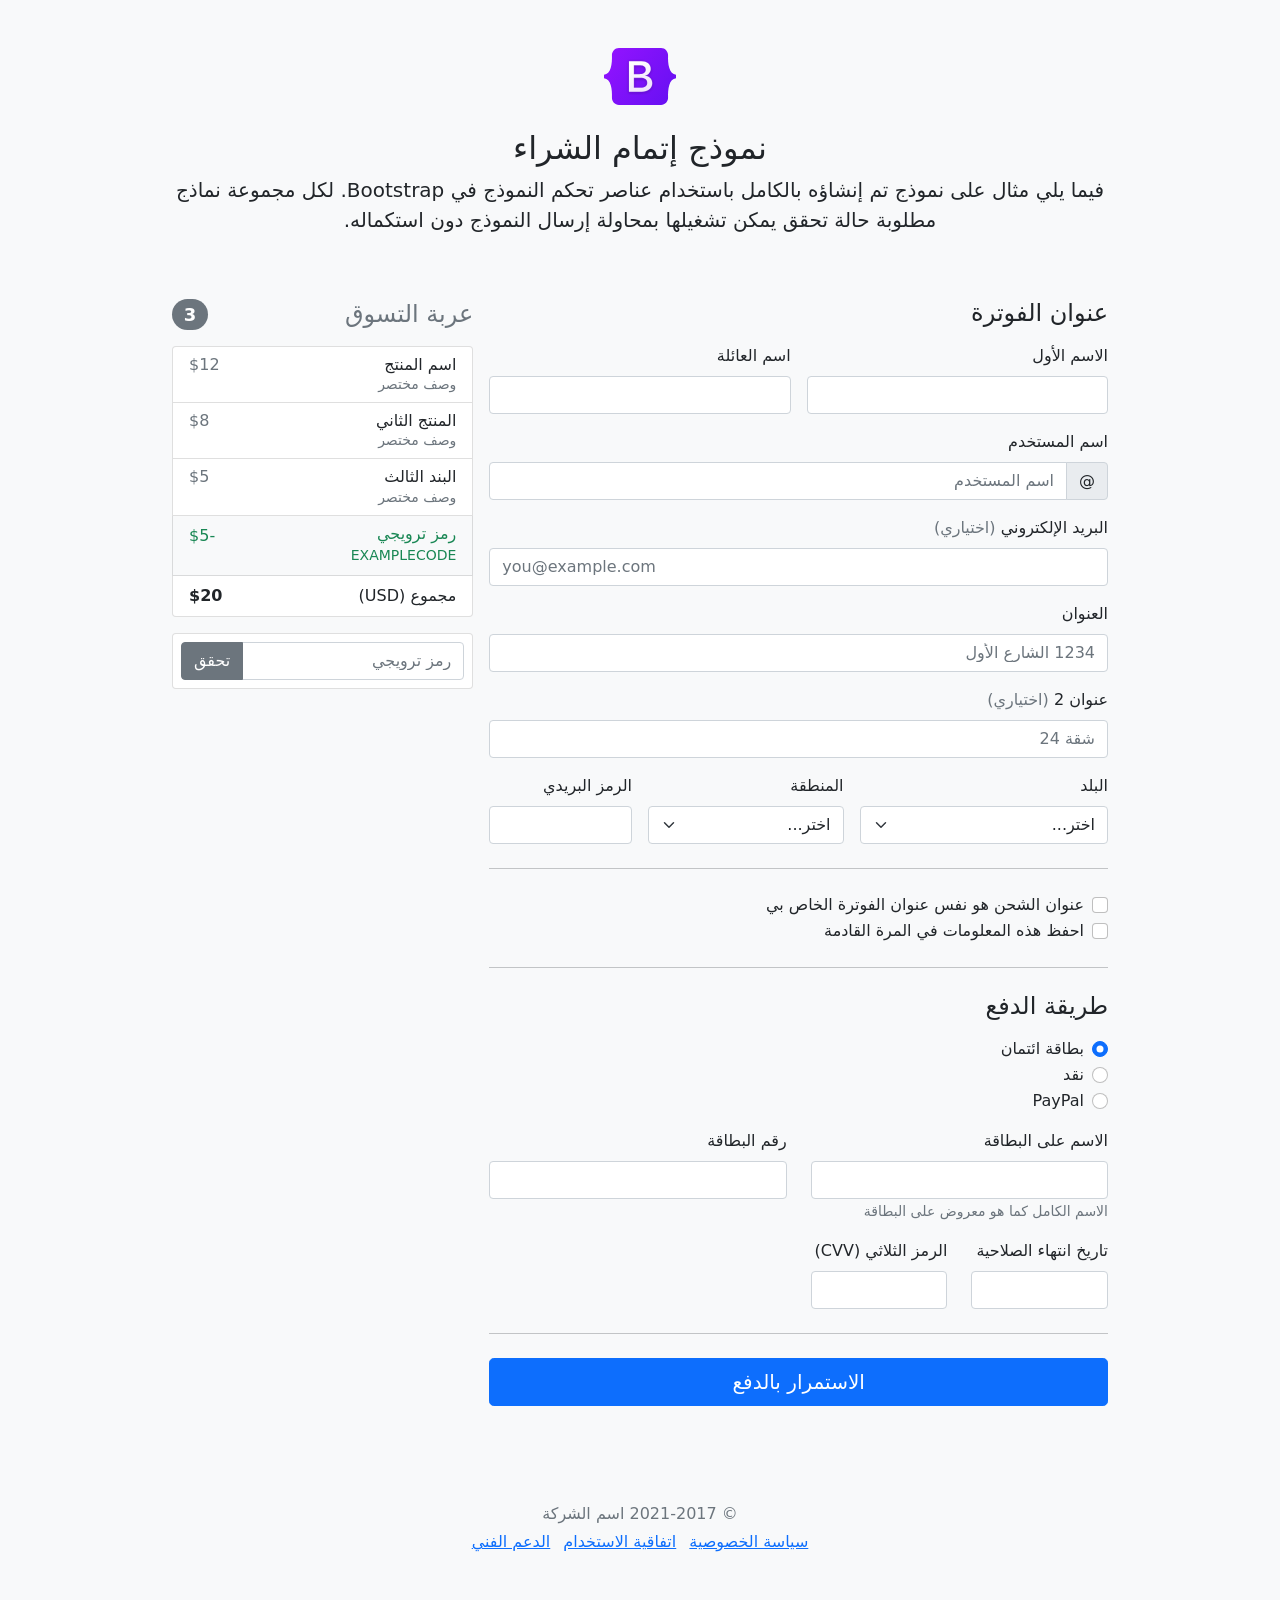
<file: bootstrap-5.0.2-examples/bootstrap-5.0.2-examples/checkout-rtl/index.html>
<!doctype html>
<html lang="ar" dir="rtl">
  <head>
    <meta charset="utf-8">
    <meta name="viewport" content="width=device-width, initial-scale=1">
    <meta name="description" content="">
    <meta name="author" content="Mark Otto, Jacob Thornton, and Bootstrap contributors">
    <meta name="generator" content="Hugo 0.84.0">
    <title>مثال إتمام الشراء · Bootstrap v5.0</title>

    <link rel="canonical" href="https://getbootstrap.com/docs/5.0/examples/checkout-rtl/">

    

    <!-- Bootstrap core CSS -->
<link href="../assets/dist/css/bootstrap.rtl.min.css" rel="stylesheet">

    <style>
      .bd-placeholder-img {
        font-size: 1.125rem;
        text-anchor: middle;
        -webkit-user-select: none;
        -moz-user-select: none;
        user-select: none;
      }

      @media (min-width: 768px) {
        .bd-placeholder-img-lg {
          font-size: 3.5rem;
        }
      }
    </style>

    
    <!-- Custom styles for this template -->
    <link href="../checkout/form-validation.css" rel="stylesheet">
  </head>
  <body class="bg-light">
    
<div class="container">
  <main>
    <div class="py-5 text-center">
      <img class="d-block mx-auto mb-4" src="../assets/brand/bootstrap-logo.svg" alt="" width="72" height="57">
      <h2>نموذج إتمام الشراء</h2>
      <p class="lead">فيما يلي مثال على نموذج تم إنشاؤه بالكامل باستخدام عناصر تحكم النموذج في Bootstrap. لكل مجموعة نماذج مطلوبة حالة تحقق يمكن تشغيلها بمحاولة إرسال النموذج دون استكماله.</p>
    </div>

    <div class="row g-3">
      <div class="col-md-5 col-lg-4 order-md-last">
        <h4 class="d-flex justify-content-between align-items-center mb-3">
          <span class="text-muted">عربة التسوق</span>
          <span class="badge bg-secondary rounded-pill">3</span>
        </h4>
        <ul class="list-group mb-3">
          <li class="list-group-item d-flex justify-content-between lh-sm">
            <div>
              <h6 class="my-0">اسم المنتج</h6>
              <small class="text-muted">وصف مختصر</small>
            </div>
            <span class="text-muted">$12</span>
          </li>
          <li class="list-group-item d-flex justify-content-between lh-sm">
            <div>
              <h6 class="my-0">المنتج الثاني</h6>
              <small class="text-muted">وصف مختصر</small>
            </div>
            <span class="text-muted">$8</span>
          </li>
          <li class="list-group-item d-flex justify-content-between lh-sm">
            <div>
              <h6 class="my-0">البند الثالث</h6>
              <small class="text-muted">وصف مختصر</small>
            </div>
            <span class="text-muted">$5</span>
          </li>
          <li class="list-group-item d-flex justify-content-between bg-light">
            <div class="text-success">
              <h6 class="my-0">رمز ترويجي</h6>
              <small>EXAMPLECODE</small>
            </div>
            <span class="text-success">-$5</span>
          </li>
          <li class="list-group-item d-flex justify-content-between">
            <span>مجموع (USD)</span>
            <strong>$20</strong>
          </li>
        </ul>

        <form class="card p-2">
          <div class="input-group">
            <input type="text" class="form-control" placeholder="رمز ترويجي">
            <button type="submit" class="btn btn-secondary">تحقق</button>
          </div>
        </form>
      </div>
      <div class="col-md-7 col-lg-8">
        <h4 class="mb-3">عنوان الفوترة</h4>
        <form class="needs-validation" novalidate>
          <div class="row g-3">
            <div class="col-sm-6">
              <label for="firstName" class="form-label">الاسم الأول</label>
              <input type="text" class="form-control" id="firstName" placeholder="" value="" required>
              <div class="invalid-feedback">
                يرجى إدخال اسم أول صحيح.
              </div>
            </div>

            <div class="col-sm-6">
              <label for="lastName" class="form-label">اسم العائلة</label>
              <input type="text" class="form-control" id="lastName" placeholder="" value="" required>
              <div class="invalid-feedback">
                يرجى إدخال اسم عائلة صحيح.
              </div>
            </div>

            <div class="col-12">
              <label for="username" class="form-label">اسم المستخدم</label>
              <div class="input-group has-validation">
                <span class="input-group-text">@</span>
                <input type="text" class="form-control" id="username" placeholder="اسم المستخدم" required>
              <div class="invalid-feedback">
                اسم المستخدم الخاص بك مطلوب.
                </div>
              </div>
            </div>

            <div class="col-12">
              <label for="email" class="form-label">البريد الإلكتروني <span class="text-muted">(اختياري)</span></label>
              <input type="email" class="form-control" id="email" placeholder="you@example.com">
              <div class="invalid-feedback">
                يرجى إدخال عنوان بريد إلكتروني صحيح لتصلكم تحديثات الشحن.
              </div>
            </div>

            <div class="col-12">
              <label for="address" class="form-label">العنوان</label>
              <input type="text" class="form-control" id="address" placeholder="1234 الشارع الأول" required>
              <div class="invalid-feedback">
                يرجى إدخال عنوان الشحن الخاص بك.
              </div>
            </div>

            <div class="col-12">
              <label for="address2" class="form-label">عنوان 2 <span class="text-muted">(اختياري)</span></label>
              <input type="text" class="form-control" id="address2" placeholder="شقة 24">
            </div>

            <div class="col-md-5">
              <label for="country" class="form-label">البلد</label>
              <select class="form-select" id="country" required>
                <option value="">اختر...</option>
                <option>الولايات المتحدة الأمريكية</option>
              </select>
              <div class="invalid-feedback">
                يرجى اختيار بلد صحيح.
              </div>
            </div>

            <div class="col-md-4">
              <label for="state" class="form-label">المنطقة</label>
              <select class="form-select" id="state" required>
                <option value="">اختر...</option>
                <option>كاليفورنيا</option>
              </select>
              <div class="invalid-feedback">
                يرجى اختيار اسم منطقة صحيح.
              </div>
            </div>

            <div class="col-md-3">
              <label for="zip" class="form-label">الرمز البريدي</label>
              <input type="text" class="form-control" id="zip" placeholder="" required>
              <div class="invalid-feedback">
                الرمز البريدي مطلوب.
              </div>
            </div>
          </div>

          <hr class="my-4">

          <div class="form-check">
            <input type="checkbox" class="form-check-input" id="same-address">
            <label class="form-check-label" for="same-address">عنوان الشحن هو نفس عنوان الفوترة الخاص بي</label>
          </div>

          <div class="form-check">
            <input type="checkbox" class="form-check-input" id="save-info">
            <label class="form-check-label" for="save-info">احفظ هذه المعلومات في المرة القادمة</label>
          </div>

          <hr class="my-4">

          <h4 class="mb-3">طريقة الدفع</h4>

          <div class="my-3">
            <div class="form-check">
              <input id="credit" name="paymentMethod" type="radio" class="form-check-input" checked required>
              <label class="form-check-label" for="credit">بطاقة ائتمان</label>
            </div>
            <div class="form-check">
              <input id="cash" name="paymentMethod" type="radio" class="form-check-input" required>
              <label class="form-check-label" for="cash">نقد</label>
            </div>
            <div class="form-check">
              <input id="paypal" name="paymentMethod" type="radio" class="form-check-input" required>
              <label class="form-check-label" for="paypal">PayPal</label>
            </div>
          </div>

          <div class="row gy-3">
            <div class="col-md-6">
              <label for="cc-name" class="form-label">الاسم على البطاقة</label>
              <input type="text" class="form-control" id="cc-name" placeholder="" required>
              <small class="text-muted">الاسم الكامل كما هو معروض على البطاقة</small>
              <div class="invalid-feedback">
                الاسم على البطاقة مطلوب
              </div>
            </div>

            <div class="col-md-6">
              <label for="cc-number" class="form-label">رقم البطاقة</label>
              <input type="text" class="form-control" id="cc-number" placeholder="" required>
              <div class="invalid-feedback">
                رقم بطاقة الائتمان مطلوب
              </div>
            </div>

            <div class="col-md-3">
              <label for="cc-expiration" class="form-label">تاريخ انتهاء الصلاحية</label>
              <input type="text" class="form-control" id="cc-expiration" placeholder="" required>
              <div class="invalid-feedback">
                تاريخ انتهاء الصلاحية مطلوب
              </div>
            </div>

            <div class="col-md-3">
              <label for="cc-cvv" class="form-label">الرمز الثلاثي (CVV)</label>
              <input type="text" class="form-control" id="cc-cvv" placeholder="" required>
              <div class="invalid-feedback">
                رمز الحماية مطلوب
              </div>
            </div>
          </div>

          <hr class="my-4">

          <button class="w-100 btn btn-primary btn-lg" type="submit">الاستمرار بالدفع</button>
        </form>
      </div>
    </div>
  </main>
  <footer class="my-5 pt-5 text-muted text-center text-small">
    <p class="mb-1">&copy; 2021-2017 اسم الشركة</p>
    <ul class="list-inline">
      <li class="list-inline-item"><a href="#">سياسة الخصوصية</a></li>
      <li class="list-inline-item"><a href="#">اتفاقية الاستخدام</a></li>
      <li class="list-inline-item"><a href="#">الدعم الفني</a></li>
    </ul>
  </footer>
</div>


    <script src="../assets/dist/js/bootstrap.bundle.min.js"></script>

      <script src="../checkout/form-validation.js"></script>
  </body>
</html>
</file>
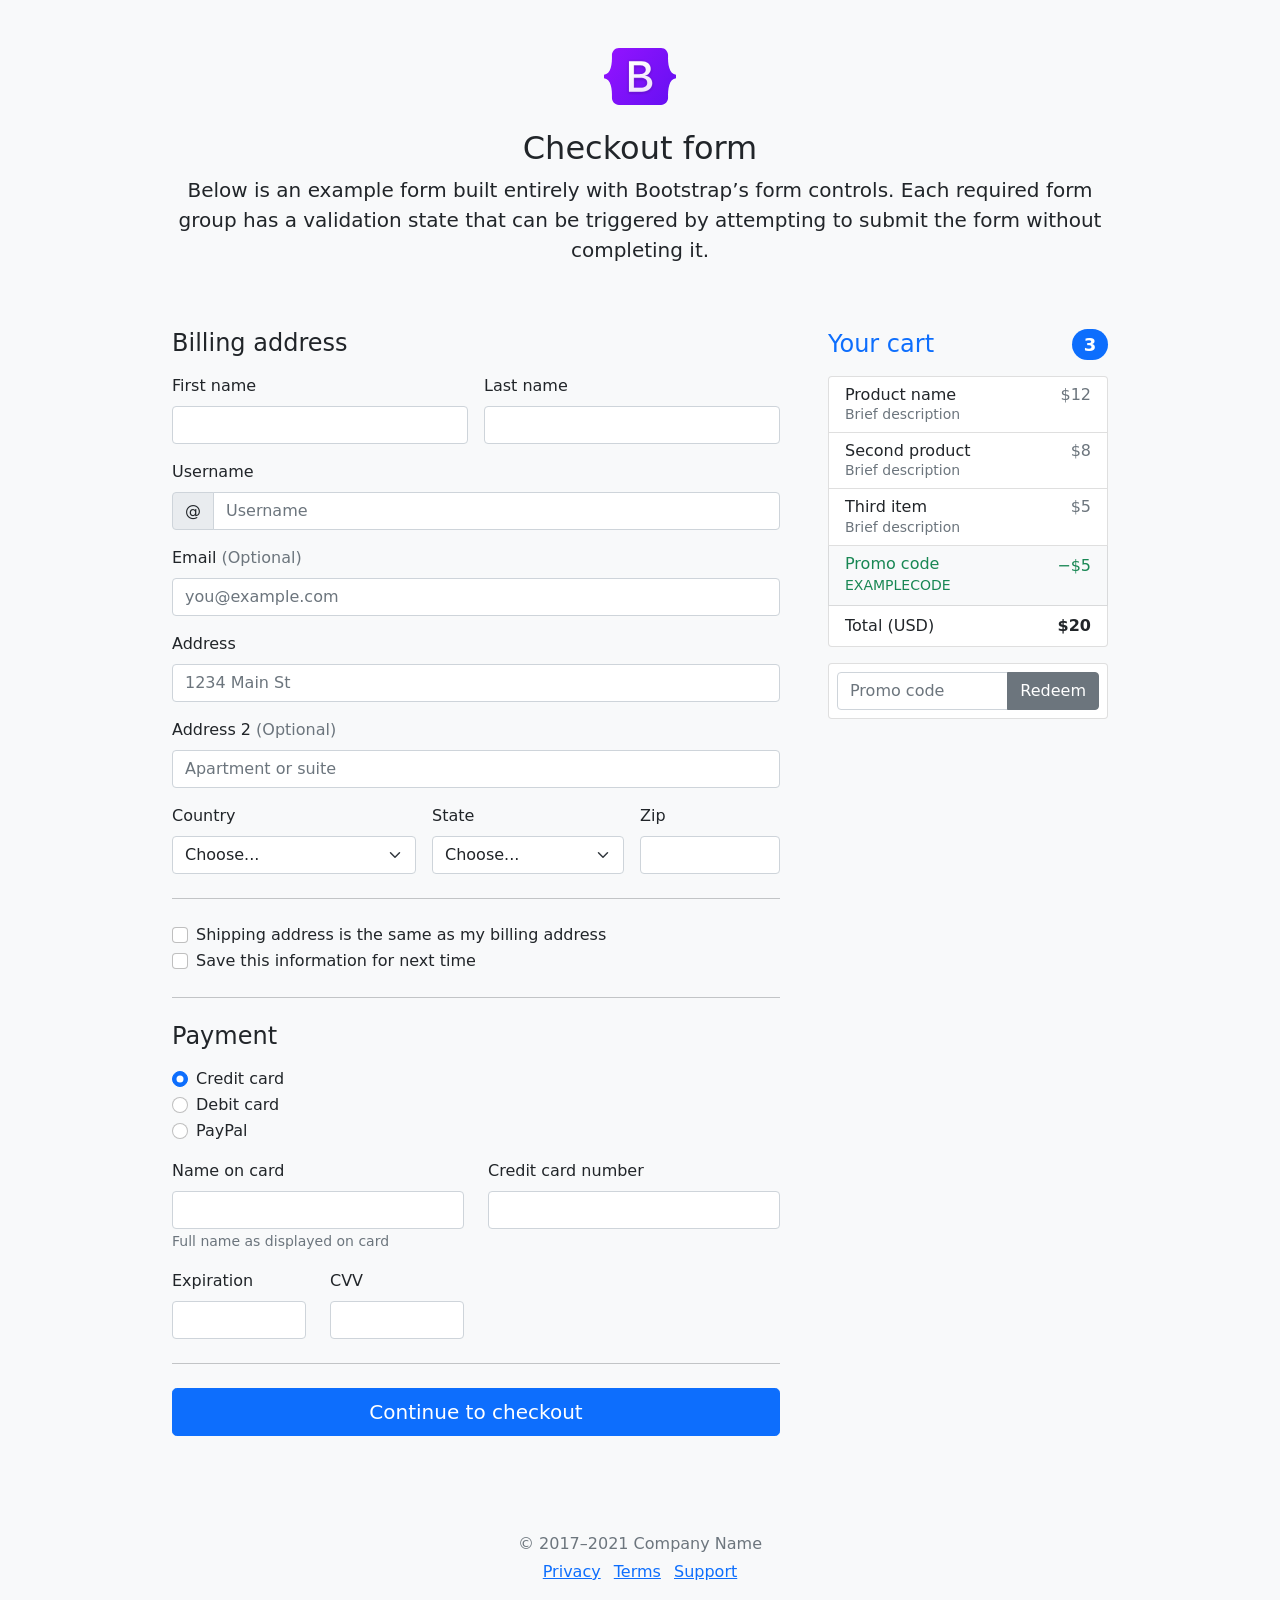
<file: bootstrap-5.0.2-examples/bootstrap-5.0.2-examples/checkout/index.html>
<!doctype html>
<html lang="en">
  <head>
    <meta charset="utf-8">
    <meta name="viewport" content="width=device-width, initial-scale=1">
    <meta name="description" content="">
    <meta name="author" content="Mark Otto, Jacob Thornton, and Bootstrap contributors">
    <meta name="generator" content="Hugo 0.84.0">
    <title>Checkout example · Bootstrap v5.0</title>

    <link rel="canonical" href="https://getbootstrap.com/docs/5.0/examples/checkout/">

    

    <!-- Bootstrap core CSS -->
<link href="../assets/dist/css/bootstrap.min.css" rel="stylesheet">

    <style>
      .bd-placeholder-img {
        font-size: 1.125rem;
        text-anchor: middle;
        -webkit-user-select: none;
        -moz-user-select: none;
        user-select: none;
      }

      @media (min-width: 768px) {
        .bd-placeholder-img-lg {
          font-size: 3.5rem;
        }
      }
    </style>

    
    <!-- Custom styles for this template -->
    <link href="form-validation.css" rel="stylesheet">
  </head>
  <body class="bg-light">
    
<div class="container">
  <main>
    <div class="py-5 text-center">
      <img class="d-block mx-auto mb-4" src="../assets/brand/bootstrap-logo.svg" alt="" width="72" height="57">
      <h2>Checkout form</h2>
      <p class="lead">Below is an example form built entirely with Bootstrap’s form controls. Each required form group has a validation state that can be triggered by attempting to submit the form without completing it.</p>
    </div>

    <div class="row g-5">
      <div class="col-md-5 col-lg-4 order-md-last">
        <h4 class="d-flex justify-content-between align-items-center mb-3">
          <span class="text-primary">Your cart</span>
          <span class="badge bg-primary rounded-pill">3</span>
        </h4>
        <ul class="list-group mb-3">
          <li class="list-group-item d-flex justify-content-between lh-sm">
            <div>
              <h6 class="my-0">Product name</h6>
              <small class="text-muted">Brief description</small>
            </div>
            <span class="text-muted">$12</span>
          </li>
          <li class="list-group-item d-flex justify-content-between lh-sm">
            <div>
              <h6 class="my-0">Second product</h6>
              <small class="text-muted">Brief description</small>
            </div>
            <span class="text-muted">$8</span>
          </li>
          <li class="list-group-item d-flex justify-content-between lh-sm">
            <div>
              <h6 class="my-0">Third item</h6>
              <small class="text-muted">Brief description</small>
            </div>
            <span class="text-muted">$5</span>
          </li>
          <li class="list-group-item d-flex justify-content-between bg-light">
            <div class="text-success">
              <h6 class="my-0">Promo code</h6>
              <small>EXAMPLECODE</small>
            </div>
            <span class="text-success">−$5</span>
          </li>
          <li class="list-group-item d-flex justify-content-between">
            <span>Total (USD)</span>
            <strong>$20</strong>
          </li>
        </ul>

        <form class="card p-2">
          <div class="input-group">
            <input type="text" class="form-control" placeholder="Promo code">
            <button type="submit" class="btn btn-secondary">Redeem</button>
          </div>
        </form>
      </div>
      <div class="col-md-7 col-lg-8">
        <h4 class="mb-3">Billing address</h4>
        <form class="needs-validation" novalidate>
          <div class="row g-3">
            <div class="col-sm-6">
              <label for="firstName" class="form-label">First name</label>
              <input type="text" class="form-control" id="firstName" placeholder="" value="" required>
              <div class="invalid-feedback">
                Valid first name is required.
              </div>
            </div>

            <div class="col-sm-6">
              <label for="lastName" class="form-label">Last name</label>
              <input type="text" class="form-control" id="lastName" placeholder="" value="" required>
              <div class="invalid-feedback">
                Valid last name is required.
              </div>
            </div>

            <div class="col-12">
              <label for="username" class="form-label">Username</label>
              <div class="input-group has-validation">
                <span class="input-group-text">@</span>
                <input type="text" class="form-control" id="username" placeholder="Username" required>
              <div class="invalid-feedback">
                  Your username is required.
                </div>
              </div>
            </div>

            <div class="col-12">
              <label for="email" class="form-label">Email <span class="text-muted">(Optional)</span></label>
              <input type="email" class="form-control" id="email" placeholder="you@example.com">
              <div class="invalid-feedback">
                Please enter a valid email address for shipping updates.
              </div>
            </div>

            <div class="col-12">
              <label for="address" class="form-label">Address</label>
              <input type="text" class="form-control" id="address" placeholder="1234 Main St" required>
              <div class="invalid-feedback">
                Please enter your shipping address.
              </div>
            </div>

            <div class="col-12">
              <label for="address2" class="form-label">Address 2 <span class="text-muted">(Optional)</span></label>
              <input type="text" class="form-control" id="address2" placeholder="Apartment or suite">
            </div>

            <div class="col-md-5">
              <label for="country" class="form-label">Country</label>
              <select class="form-select" id="country" required>
                <option value="">Choose...</option>
                <option>United States</option>
              </select>
              <div class="invalid-feedback">
                Please select a valid country.
              </div>
            </div>

            <div class="col-md-4">
              <label for="state" class="form-label">State</label>
              <select class="form-select" id="state" required>
                <option value="">Choose...</option>
                <option>California</option>
              </select>
              <div class="invalid-feedback">
                Please provide a valid state.
              </div>
            </div>

            <div class="col-md-3">
              <label for="zip" class="form-label">Zip</label>
              <input type="text" class="form-control" id="zip" placeholder="" required>
              <div class="invalid-feedback">
                Zip code required.
              </div>
            </div>
          </div>

          <hr class="my-4">

          <div class="form-check">
            <input type="checkbox" class="form-check-input" id="same-address">
            <label class="form-check-label" for="same-address">Shipping address is the same as my billing address</label>
          </div>

          <div class="form-check">
            <input type="checkbox" class="form-check-input" id="save-info">
            <label class="form-check-label" for="save-info">Save this information for next time</label>
          </div>

          <hr class="my-4">

          <h4 class="mb-3">Payment</h4>

          <div class="my-3">
            <div class="form-check">
              <input id="credit" name="paymentMethod" type="radio" class="form-check-input" checked required>
              <label class="form-check-label" for="credit">Credit card</label>
            </div>
            <div class="form-check">
              <input id="debit" name="paymentMethod" type="radio" class="form-check-input" required>
              <label class="form-check-label" for="debit">Debit card</label>
            </div>
            <div class="form-check">
              <input id="paypal" name="paymentMethod" type="radio" class="form-check-input" required>
              <label class="form-check-label" for="paypal">PayPal</label>
            </div>
          </div>

          <div class="row gy-3">
            <div class="col-md-6">
              <label for="cc-name" class="form-label">Name on card</label>
              <input type="text" class="form-control" id="cc-name" placeholder="" required>
              <small class="text-muted">Full name as displayed on card</small>
              <div class="invalid-feedback">
                Name on card is required
              </div>
            </div>

            <div class="col-md-6">
              <label for="cc-number" class="form-label">Credit card number</label>
              <input type="text" class="form-control" id="cc-number" placeholder="" required>
              <div class="invalid-feedback">
                Credit card number is required
              </div>
            </div>

            <div class="col-md-3">
              <label for="cc-expiration" class="form-label">Expiration</label>
              <input type="text" class="form-control" id="cc-expiration" placeholder="" required>
              <div class="invalid-feedback">
                Expiration date required
              </div>
            </div>

            <div class="col-md-3">
              <label for="cc-cvv" class="form-label">CVV</label>
              <input type="text" class="form-control" id="cc-cvv" placeholder="" required>
              <div class="invalid-feedback">
                Security code required
              </div>
            </div>
          </div>

          <hr class="my-4">

          <button class="w-100 btn btn-primary btn-lg" type="submit">Continue to checkout</button>
        </form>
      </div>
    </div>
  </main>

  <footer class="my-5 pt-5 text-muted text-center text-small">
    <p class="mb-1">&copy; 2017–2021 Company Name</p>
    <ul class="list-inline">
      <li class="list-inline-item"><a href="#">Privacy</a></li>
      <li class="list-inline-item"><a href="#">Terms</a></li>
      <li class="list-inline-item"><a href="#">Support</a></li>
    </ul>
  </footer>
</div>


    <script src="../assets/dist/js/bootstrap.bundle.min.js"></script>

      <script src="form-validation.js"></script>
  </body>
</html>
</file>
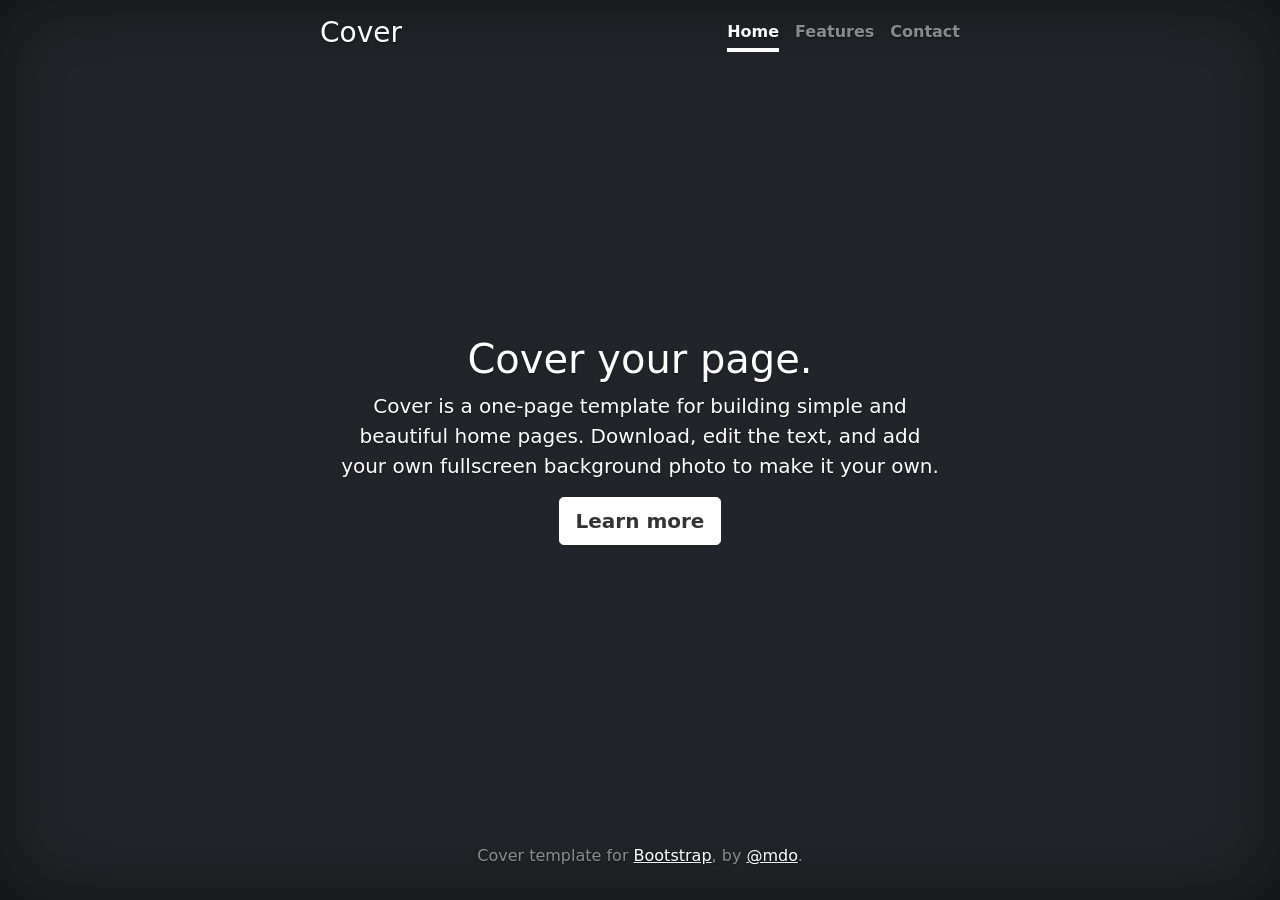
<file: bootstrap-5.0.2-examples/bootstrap-5.0.2-examples/cover/index.html>
<!doctype html>
<html lang="en" class="h-100">
  <head>
    <meta charset="utf-8">
    <meta name="viewport" content="width=device-width, initial-scale=1">
    <meta name="description" content="">
    <meta name="author" content="Mark Otto, Jacob Thornton, and Bootstrap contributors">
    <meta name="generator" content="Hugo 0.84.0">
    <title>Cover Template · Bootstrap v5.0</title>

    <link rel="canonical" href="https://getbootstrap.com/docs/5.0/examples/cover/">

    

    <!-- Bootstrap core CSS -->
<link href="../assets/dist/css/bootstrap.min.css" rel="stylesheet">

    <style>
      .bd-placeholder-img {
        font-size: 1.125rem;
        text-anchor: middle;
        -webkit-user-select: none;
        -moz-user-select: none;
        user-select: none;
      }

      @media (min-width: 768px) {
        .bd-placeholder-img-lg {
          font-size: 3.5rem;
        }
      }
    </style>

    
    <!-- Custom styles for this template -->
    <link href="cover.css" rel="stylesheet">
  </head>
  <body class="d-flex h-100 text-center text-white bg-dark">
    
<div class="cover-container d-flex w-100 h-100 p-3 mx-auto flex-column">
  <header class="mb-auto">
    <div>
      <h3 class="float-md-start mb-0">Cover</h3>
      <nav class="nav nav-masthead justify-content-center float-md-end">
        <a class="nav-link active" aria-current="page" href="#">Home</a>
        <a class="nav-link" href="#">Features</a>
        <a class="nav-link" href="#">Contact</a>
      </nav>
    </div>
  </header>

  <main class="px-3">
    <h1>Cover your page.</h1>
    <p class="lead">Cover is a one-page template for building simple and beautiful home pages. Download, edit the text, and add your own fullscreen background photo to make it your own.</p>
    <p class="lead">
      <a href="#" class="btn btn-lg btn-secondary fw-bold border-white bg-white">Learn more</a>
    </p>
  </main>

  <footer class="mt-auto text-white-50">
    <p>Cover template for <a href="https://getbootstrap.com/" class="text-white">Bootstrap</a>, by <a href="https://twitter.com/mdo" class="text-white">@mdo</a>.</p>
  </footer>
</div>


    
  </body>
</html>
</file>
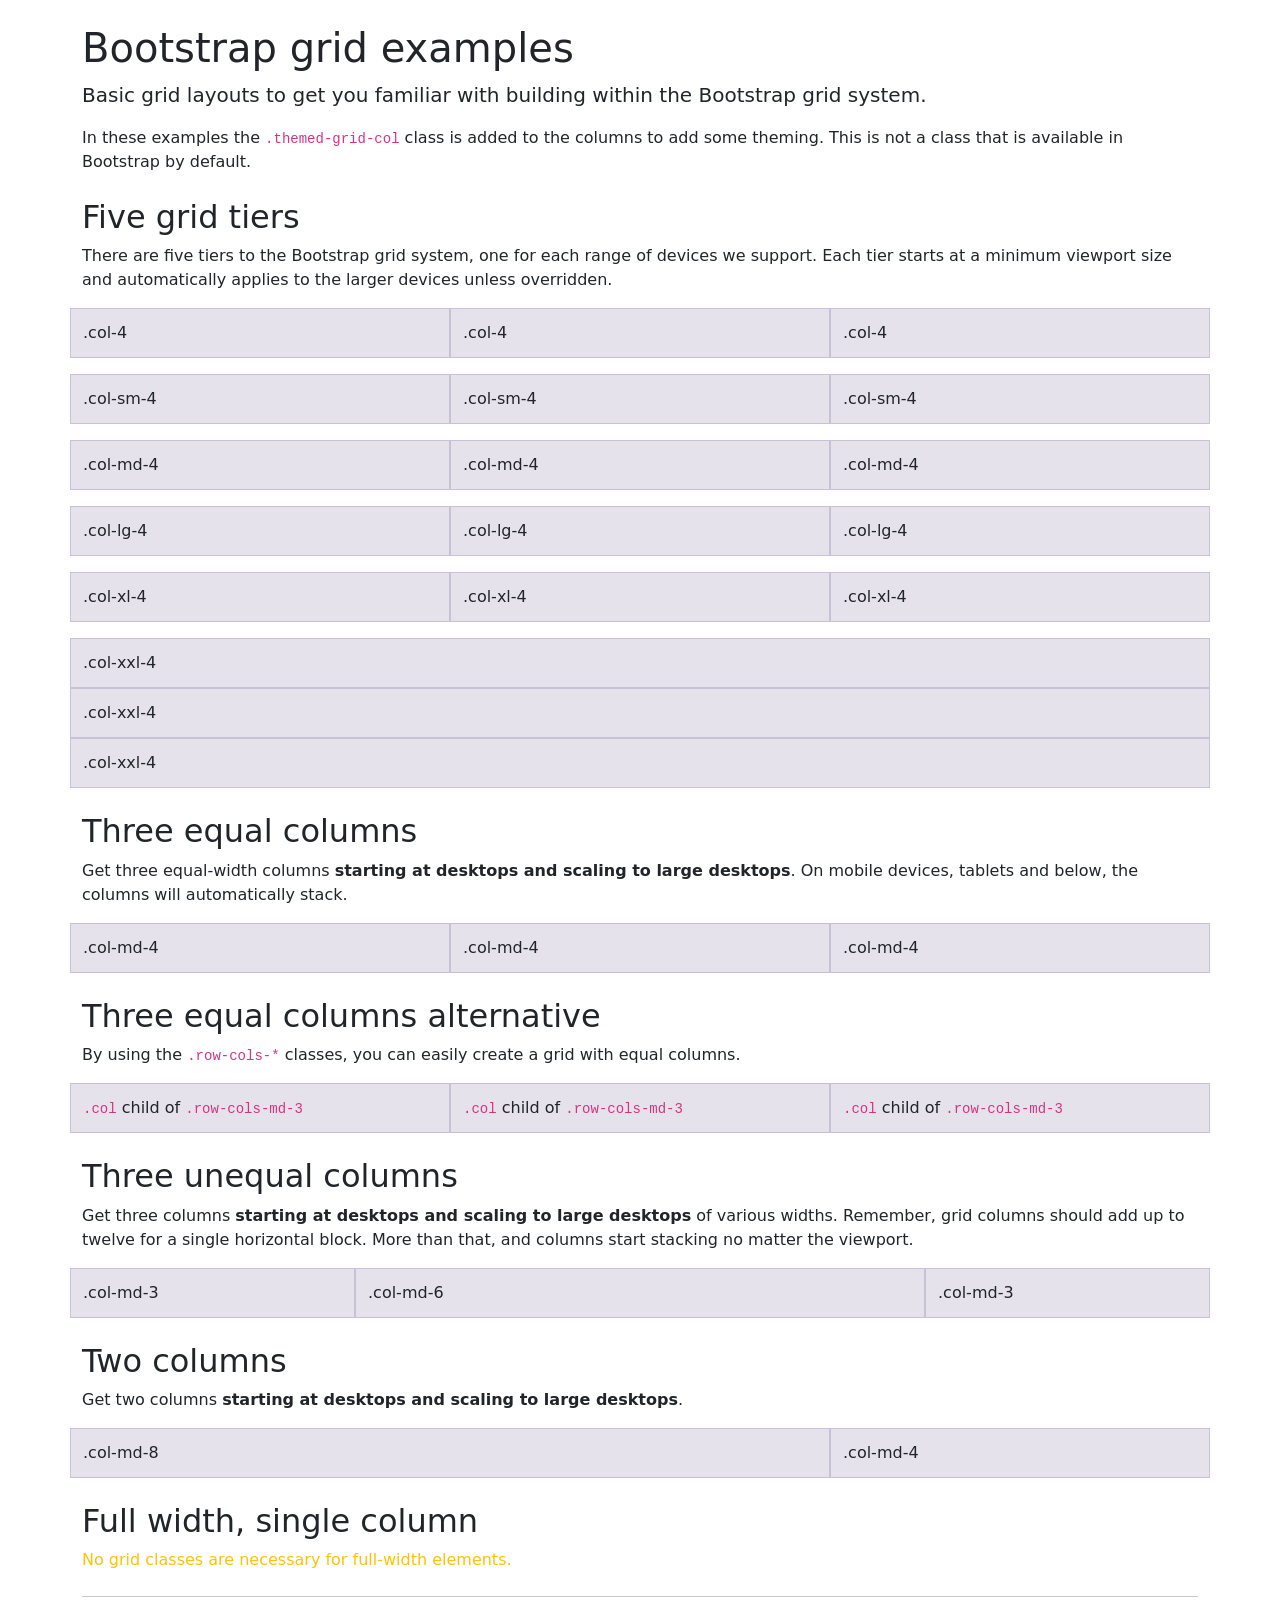
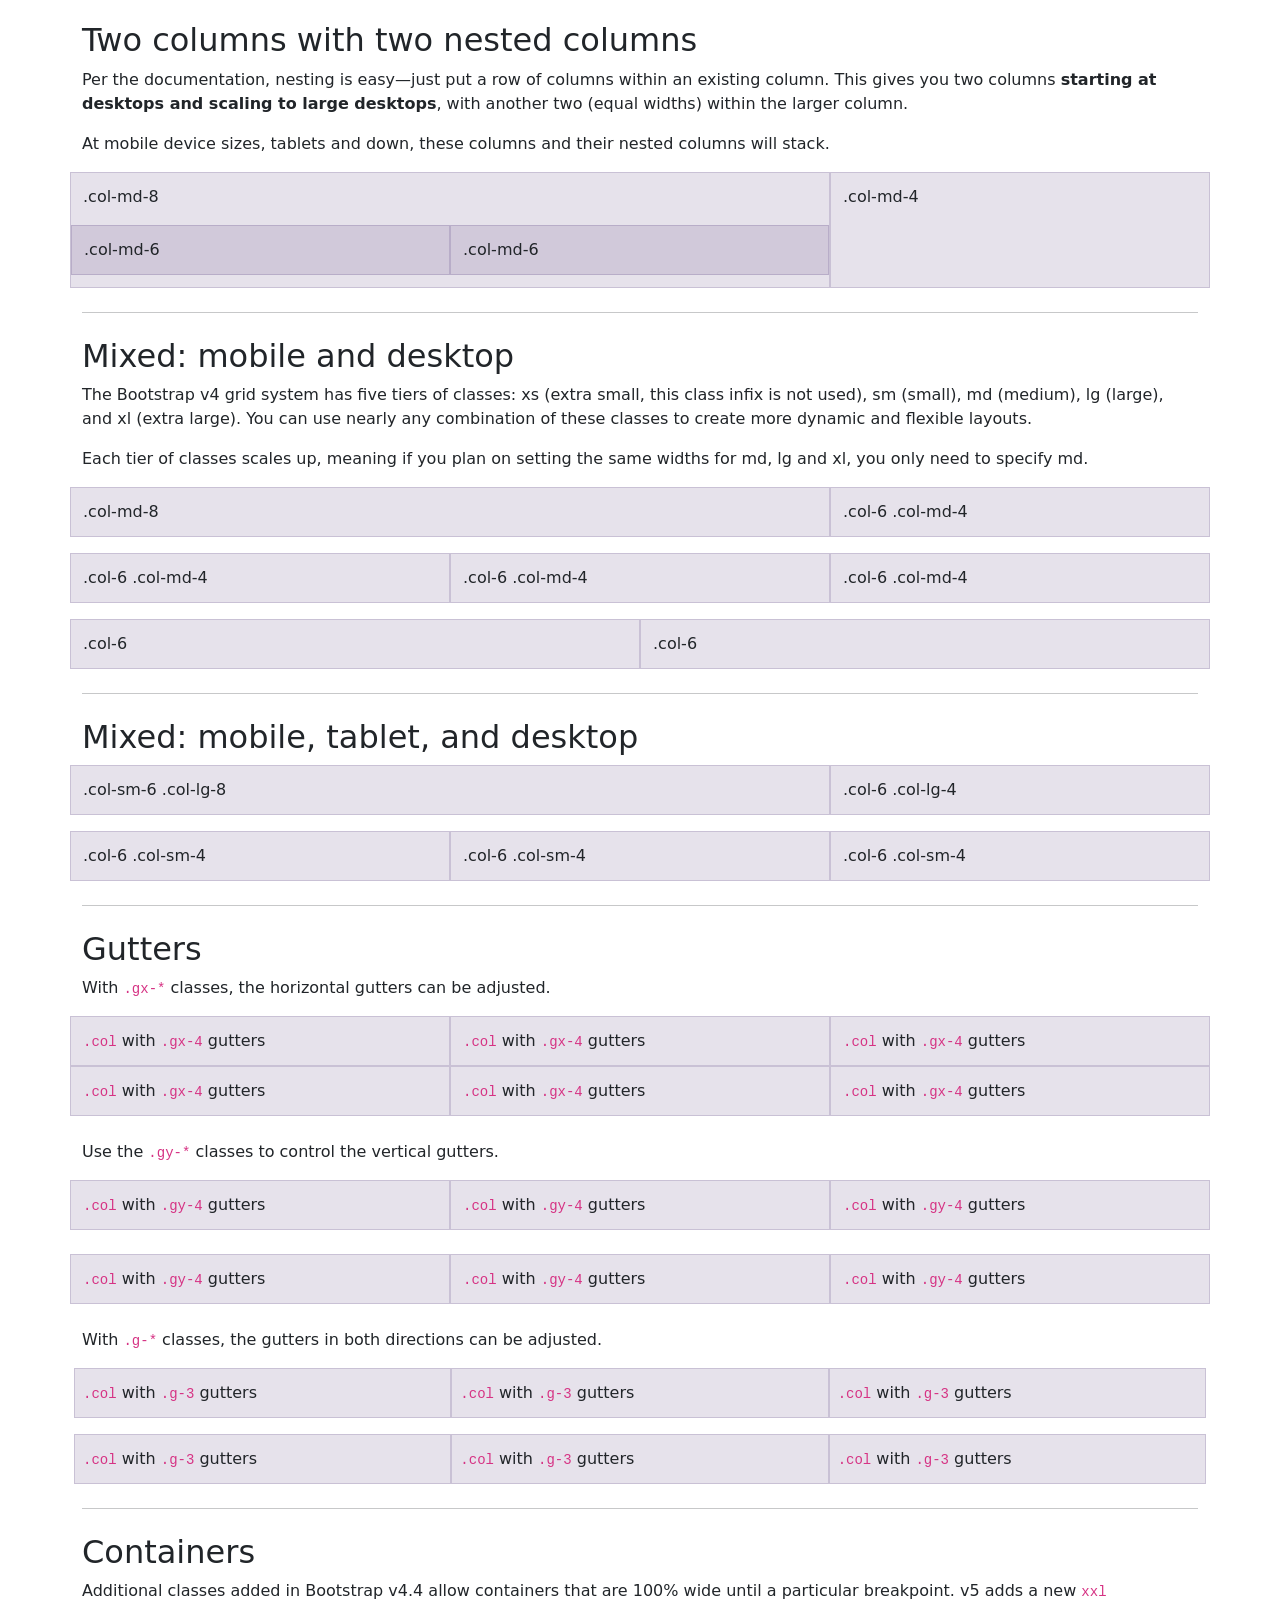
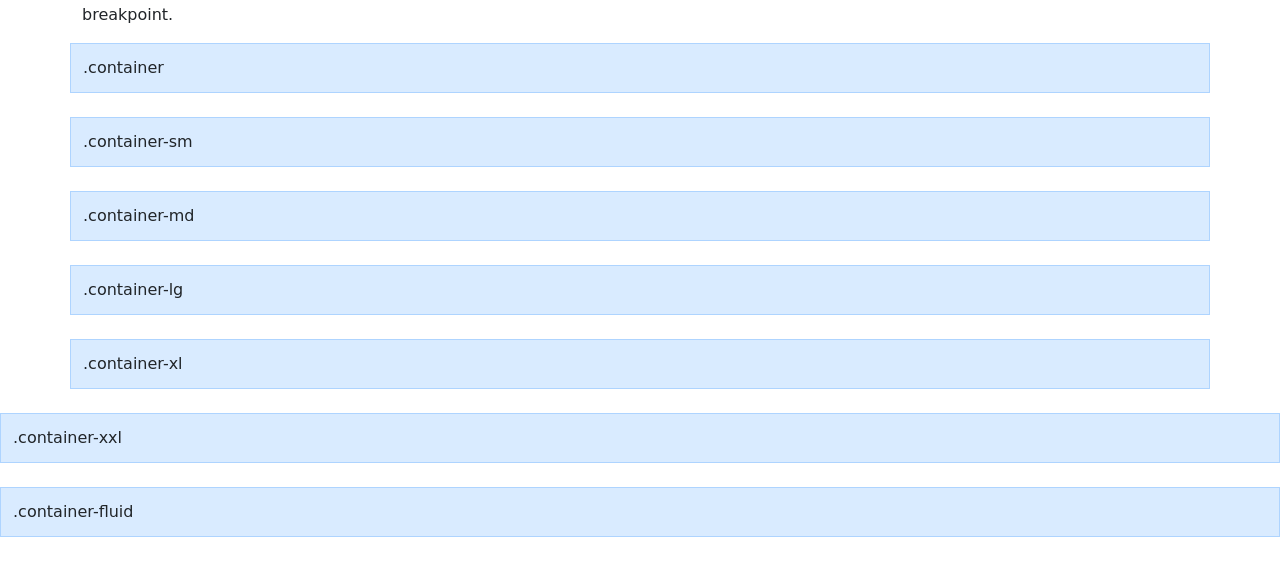
<file: bootstrap-5.0.2-examples/bootstrap-5.0.2-examples/grid/index.html>
<!doctype html>
<html lang="en">
  <head>
    <meta charset="utf-8">
    <meta name="viewport" content="width=device-width, initial-scale=1">
    <meta name="description" content="">
    <meta name="author" content="Mark Otto, Jacob Thornton, and Bootstrap contributors">
    <meta name="generator" content="Hugo 0.84.0">
    <title>Grid Template · Bootstrap v5.0</title>

    <link rel="canonical" href="https://getbootstrap.com/docs/5.0/examples/grid/">

    

    <!-- Bootstrap core CSS -->
<link href="../assets/dist/css/bootstrap.min.css" rel="stylesheet">

    <style>
      .bd-placeholder-img {
        font-size: 1.125rem;
        text-anchor: middle;
        -webkit-user-select: none;
        -moz-user-select: none;
        user-select: none;
      }

      @media (min-width: 768px) {
        .bd-placeholder-img-lg {
          font-size: 3.5rem;
        }
      }
    </style>

    
    <!-- Custom styles for this template -->
    <link href="grid.css" rel="stylesheet">
  </head>
  <body class="py-4">
    
<main>
  <div class="container">

    <h1>Bootstrap grid examples</h1>
    <p class="lead">Basic grid layouts to get you familiar with building within the Bootstrap grid system.</p>
    <p>In these examples the <code>.themed-grid-col</code> class is added to the columns to add some theming. This is not a class that is available in Bootstrap by default.</p>

    <h2 class="mt-4">Five grid tiers</h2>
    <p>There are five tiers to the Bootstrap grid system, one for each range of devices we support. Each tier starts at a minimum viewport size and automatically applies to the larger devices unless overridden.</p>

    <div class="row mb-3">
      <div class="col-4 themed-grid-col">.col-4</div>
      <div class="col-4 themed-grid-col">.col-4</div>
      <div class="col-4 themed-grid-col">.col-4</div>
    </div>

    <div class="row mb-3">
      <div class="col-sm-4 themed-grid-col">.col-sm-4</div>
      <div class="col-sm-4 themed-grid-col">.col-sm-4</div>
      <div class="col-sm-4 themed-grid-col">.col-sm-4</div>
    </div>

    <div class="row mb-3">
      <div class="col-md-4 themed-grid-col">.col-md-4</div>
      <div class="col-md-4 themed-grid-col">.col-md-4</div>
      <div class="col-md-4 themed-grid-col">.col-md-4</div>
    </div>

    <div class="row mb-3">
      <div class="col-lg-4 themed-grid-col">.col-lg-4</div>
      <div class="col-lg-4 themed-grid-col">.col-lg-4</div>
      <div class="col-lg-4 themed-grid-col">.col-lg-4</div>
    </div>

    <div class="row mb-3">
      <div class="col-xl-4 themed-grid-col">.col-xl-4</div>
      <div class="col-xl-4 themed-grid-col">.col-xl-4</div>
      <div class="col-xl-4 themed-grid-col">.col-xl-4</div>
    </div>

    <div class="row mb-3">
      <div class="col-xxl-4 themed-grid-col">.col-xxl-4</div>
      <div class="col-xxl-4 themed-grid-col">.col-xxl-4</div>
      <div class="col-xxl-4 themed-grid-col">.col-xxl-4</div>
    </div>

    <h2 class="mt-4">Three equal columns</h2>
    <p>Get three equal-width columns <strong>starting at desktops and scaling to large desktops</strong>. On mobile devices, tablets and below, the columns will automatically stack.</p>
    <div class="row mb-3">
      <div class="col-md-4 themed-grid-col">.col-md-4</div>
      <div class="col-md-4 themed-grid-col">.col-md-4</div>
      <div class="col-md-4 themed-grid-col">.col-md-4</div>
    </div>

    <h2 class="mt-4">Three equal columns alternative</h2>
    <p>By using the <code>.row-cols-*</code> classes, you can easily create a grid with equal columns.</p>
    <div class="row row-cols-md-3 mb-3">
      <div class="col themed-grid-col"><code>.col</code> child of <code>.row-cols-md-3</code></div>
      <div class="col themed-grid-col"><code>.col</code> child of <code>.row-cols-md-3</code></div>
      <div class="col themed-grid-col"><code>.col</code> child of <code>.row-cols-md-3</code></div>
    </div>

    <h2 class="mt-4">Three unequal columns</h2>
    <p>Get three columns <strong>starting at desktops and scaling to large desktops</strong> of various widths. Remember, grid columns should add up to twelve for a single horizontal block. More than that, and columns start stacking no matter the viewport.</p>
    <div class="row mb-3">
      <div class="col-md-3 themed-grid-col">.col-md-3</div>
      <div class="col-md-6 themed-grid-col">.col-md-6</div>
      <div class="col-md-3 themed-grid-col">.col-md-3</div>
    </div>

    <h2 class="mt-4">Two columns</h2>
    <p>Get two columns <strong>starting at desktops and scaling to large desktops</strong>.</p>
    <div class="row mb-3">
      <div class="col-md-8 themed-grid-col">.col-md-8</div>
      <div class="col-md-4 themed-grid-col">.col-md-4</div>
    </div>

    <h2 class="mt-4">Full width, single column</h2>
    <p class="text-warning">
      No grid classes are necessary for full-width elements.
    </p>

    <hr class="my-4">

    <h2 class="mt-4">Two columns with two nested columns</h2>
    <p>Per the documentation, nesting is easy—just put a row of columns within an existing column. This gives you two columns <strong>starting at desktops and scaling to large desktops</strong>, with another two (equal widths) within the larger column.</p>
    <p>At mobile device sizes, tablets and down, these columns and their nested columns will stack.</p>
    <div class="row mb-3">
      <div class="col-md-8 themed-grid-col">
        <div class="pb-3">
          .col-md-8
        </div>
        <div class="row">
          <div class="col-md-6 themed-grid-col">.col-md-6</div>
          <div class="col-md-6 themed-grid-col">.col-md-6</div>
        </div>
      </div>
      <div class="col-md-4 themed-grid-col">.col-md-4</div>
    </div>

    <hr class="my-4">

    <h2 class="mt-4">Mixed: mobile and desktop</h2>
    <p>The Bootstrap v4 grid system has five tiers of classes: xs (extra small, this class infix is not used), sm (small), md (medium), lg (large), and xl (extra large). You can use nearly any combination of these classes to create more dynamic and flexible layouts.</p>
    <p>Each tier of classes scales up, meaning if you plan on setting the same widths for md, lg and xl, you only need to specify md.</p>
    <div class="row mb-3">
      <div class="col-md-8 themed-grid-col">.col-md-8</div>
      <div class="col-6 col-md-4 themed-grid-col">.col-6 .col-md-4</div>
    </div>
    <div class="row mb-3">
      <div class="col-6 col-md-4 themed-grid-col">.col-6 .col-md-4</div>
      <div class="col-6 col-md-4 themed-grid-col">.col-6 .col-md-4</div>
      <div class="col-6 col-md-4 themed-grid-col">.col-6 .col-md-4</div>
    </div>
    <div class="row mb-3">
      <div class="col-6 themed-grid-col">.col-6</div>
      <div class="col-6 themed-grid-col">.col-6</div>
    </div>

    <hr class="my-4">

    <h2 class="mt-4">Mixed: mobile, tablet, and desktop</h2>
    <div class="row mb-3">
      <div class="col-sm-6 col-lg-8 themed-grid-col">.col-sm-6 .col-lg-8</div>
      <div class="col-6 col-lg-4 themed-grid-col">.col-6 .col-lg-4</div>
    </div>
    <div class="row mb-3">
      <div class="col-6 col-sm-4 themed-grid-col">.col-6 .col-sm-4</div>
      <div class="col-6 col-sm-4 themed-grid-col">.col-6 .col-sm-4</div>
      <div class="col-6 col-sm-4 themed-grid-col">.col-6 .col-sm-4</div>
    </div>

    <hr class="my-4">

    <h2 class="mt-4">Gutters</h2>
    <p>With <code>.gx-*</code> classes, the horizontal gutters can be adjusted.</p>
    <div class="row row-cols-1 row-cols-md-3 gx-4">
      <div class="col themed-grid-col"><code>.col</code> with <code>.gx-4</code> gutters</div>
      <div class="col themed-grid-col"><code>.col</code> with <code>.gx-4</code> gutters</div>
      <div class="col themed-grid-col"><code>.col</code> with <code>.gx-4</code> gutters</div>
      <div class="col themed-grid-col"><code>.col</code> with <code>.gx-4</code> gutters</div>
      <div class="col themed-grid-col"><code>.col</code> with <code>.gx-4</code> gutters</div>
      <div class="col themed-grid-col"><code>.col</code> with <code>.gx-4</code> gutters</div>
    </div>
    <p class="mt-4">Use the <code>.gy-*</code> classes to control the vertical gutters.</p>
    <div class="row row-cols-1 row-cols-md-3 gy-4">
      <div class="col themed-grid-col"><code>.col</code> with <code>.gy-4</code> gutters</div>
      <div class="col themed-grid-col"><code>.col</code> with <code>.gy-4</code> gutters</div>
      <div class="col themed-grid-col"><code>.col</code> with <code>.gy-4</code> gutters</div>
      <div class="col themed-grid-col"><code>.col</code> with <code>.gy-4</code> gutters</div>
      <div class="col themed-grid-col"><code>.col</code> with <code>.gy-4</code> gutters</div>
      <div class="col themed-grid-col"><code>.col</code> with <code>.gy-4</code> gutters</div>
    </div>
    <p class="mt-4">With <code>.g-*</code> classes, the gutters in both directions can be adjusted.</p>
    <div class="row row-cols-1 row-cols-md-3 g-3">
      <div class="col themed-grid-col"><code>.col</code> with <code>.g-3</code> gutters</div>
      <div class="col themed-grid-col"><code>.col</code> with <code>.g-3</code> gutters</div>
      <div class="col themed-grid-col"><code>.col</code> with <code>.g-3</code> gutters</div>
      <div class="col themed-grid-col"><code>.col</code> with <code>.g-3</code> gutters</div>
      <div class="col themed-grid-col"><code>.col</code> with <code>.g-3</code> gutters</div>
      <div class="col themed-grid-col"><code>.col</code> with <code>.g-3</code> gutters</div>
    </div>
  </div>

  <div class="container" id="containers">
    <hr class="my-4">

    <h2 class="mt-4">Containers</h2>
    <p>Additional classes added in Bootstrap v4.4 allow containers that are 100% wide until a particular breakpoint. v5 adds a new <code>xxl</code> breakpoint.</p>
  </div>

  <div class="container themed-container">.container</div>
  <div class="container-sm themed-container">.container-sm</div>
  <div class="container-md themed-container">.container-md</div>
  <div class="container-lg themed-container">.container-lg</div>
  <div class="container-xl themed-container">.container-xl</div>
  <div class="container-xxl themed-container">.container-xxl</div>
  <div class="container-fluid themed-container">.container-fluid</div>
</main>


    
  </body>
</html>
</file>
<file: bootstrap-5.0.2-examples/bootstrap-5.0.2-examples/blog/blog.rtl.css>
/* stylelint-disable selector-list-comma-newline-after */

.blog-header {
  line-height: 1;
  border-bottom: 1px solid #e5e5e5;
}

.blog-header-logo {
  font-family: Amiri, Georgia, "Times New Roman", serif;
  font-size: 2.25rem;
}

.blog-header-logo:hover {
  text-decoration: none;
}

h1, h2, h3, h4, h5, h6 {
  font-family: Amiri, Georgia, "Times New Roman", serif;
}

.display-4 {
  font-size: 2.5rem;
}
@media (min-width: 768px) {
  .display-4 {
    font-size: 3rem;
  }
}

.nav-scroller {
  position: relative;
  z-index: 2;
  height: 2.75rem;
  overflow-y: hidden;
}

.nav-scroller .nav {
  display: flex;
  flex-wrap: nowrap;
  padding-bottom: 1rem;
  margin-top: -1px;
  overflow-x: auto;
  text-align: center;
  white-space: nowrap;
  -webkit-overflow-scrolling: touch;
}

.nav-scroller .nav-link {
  padding-top: .75rem;
  padding-bottom: .75rem;
  font-size: .875rem;
}

.card-img-right {
  height: 100%;
  border-radius: 3px 0 0 3px;
}

.flex-auto {
  flex: 0 0 auto;
}

.h-250 { height: 250px; }
@media (min-width: 768px) {
  .h-md-250 { height: 250px; }
}

/* Pagination */
.blog-pagination {
  margin-bottom: 4rem;
}
.blog-pagination > .btn {
  border-radius: 2rem;
}

/*
 * Blog posts
 */
.blog-post {
  margin-bottom: 4rem;
}
.blog-post-title {
  margin-bottom: .25rem;
  font-size: 2.5rem;
}
.blog-post-meta {
  margin-bottom: 1.25rem;
  color: #727272;
}

/*
 * Footer
 */
.blog-footer {
  padding: 2.5rem 0;
  color: #727272;
  text-align: center;
  background-color: #f9f9f9;
  border-top: .05rem solid #e5e5e5;
}
.blog-footer p:last-child {
  margin-bottom: 0;
}
</file>
<file: bootstrap-5.0.2-examples/bootstrap-5.0.2-examples/blog/blog.css>
/* stylelint-disable selector-list-comma-newline-after */

.blog-header {
  line-height: 1;
  border-bottom: 1px solid #e5e5e5;
}

.blog-header-logo {
  font-family: "Playfair Display", Georgia, "Times New Roman", serif/*rtl:Amiri, Georgia, "Times New Roman", serif*/;
  font-size: 2.25rem;
}

.blog-header-logo:hover {
  text-decoration: none;
}

h1, h2, h3, h4, h5, h6 {
  font-family: "Playfair Display", Georgia, "Times New Roman", serif/*rtl:Amiri, Georgia, "Times New Roman", serif*/;
}

.display-4 {
  font-size: 2.5rem;
}
@media (min-width: 768px) {
  .display-4 {
    font-size: 3rem;
  }
}

.nav-scroller {
  position: relative;
  z-index: 2;
  height: 2.75rem;
  overflow-y: hidden;
}

.nav-scroller .nav {
  display: flex;
  flex-wrap: nowrap;
  padding-bottom: 1rem;
  margin-top: -1px;
  overflow-x: auto;
  text-align: center;
  white-space: nowrap;
  -webkit-overflow-scrolling: touch;
}

.nav-scroller .nav-link {
  padding-top: .75rem;
  padding-bottom: .75rem;
  font-size: .875rem;
}

.card-img-right {
  height: 100%;
  border-radius: 0 3px 3px 0;
}

.flex-auto {
  flex: 0 0 auto;
}

.h-250 { height: 250px; }
@media (min-width: 768px) {
  .h-md-250 { height: 250px; }
}

/* Pagination */
.blog-pagination {
  margin-bottom: 4rem;
}
.blog-pagination > .btn {
  border-radius: 2rem;
}

/*
 * Blog posts
 */
.blog-post {
  margin-bottom: 4rem;
}
.blog-post-title {
  margin-bottom: .25rem;
  font-size: 2.5rem;
}
.blog-post-meta {
  margin-bottom: 1.25rem;
  color: #727272;
}

/*
 * Footer
 */
.blog-footer {
  padding: 2.5rem 0;
  color: #727272;
  text-align: center;
  background-color: #f9f9f9;
  border-top: .05rem solid #e5e5e5;
}
.blog-footer p:last-child {
  margin-bottom: 0;
}
</file>
<file: bootstrap-5.0.2-examples/bootstrap-5.0.2-examples/carousel/carousel.rtl.css>
/* GLOBAL STYLES
-------------------------------------------------- */
/* Padding below the footer and lighter body text */

body {
  padding-top: 3rem;
  padding-bottom: 3rem;
  color: #5a5a5a;
}


/* CUSTOMIZE THE CAROUSEL
-------------------------------------------------- */

/* Carousel base class */
.carousel {
  margin-bottom: 4rem;
}
/* Since positioning the image, we need to help out the caption */
.carousel-caption {
  bottom: 3rem;
  z-index: 10;
}

/* Declare heights because of positioning of img element */
.carousel-item {
  height: 32rem;
}
.carousel-item > img {
  position: absolute;
  top: 0;
  right: 0;
  min-width: 100%;
  height: 32rem;
}


/* MARKETING CONTENT
-------------------------------------------------- */

/* Center align the text within the three columns below the carousel */
.marketing .col-lg-4 {
  margin-bottom: 1.5rem;
  text-align: center;
}
.marketing h2 {
  font-weight: 400;
}
.marketing .col-lg-4 p {
  margin-right: .75rem;
  margin-left: .75rem;
}


/* Featurettes
------------------------- */

.featurette-divider {
  margin: 5rem 0; /* Space out the Bootstrap <hr> more */
}

/* Thin out the marketing headings */
.featurette-heading {
  font-weight: 300;
  line-height: 1;
}


/* RESPONSIVE CSS
-------------------------------------------------- */

@media (min-width: 40em) {
  /* Bump up size of carousel content */
  .carousel-caption p {
    margin-bottom: 1.25rem;
    font-size: 1.25rem;
    line-height: 1.4;
  }

  .featurette-heading {
    font-size: 50px;
  }
}

@media (min-width: 62em) {
  .featurette-heading {
    margin-top: 7rem;
  }
}
</file>
<file: bootstrap-5.0.2-examples/bootstrap-5.0.2-examples/carousel/carousel.css>
/* GLOBAL STYLES
-------------------------------------------------- */
/* Padding below the footer and lighter body text */

body {
  padding-top: 3rem;
  padding-bottom: 3rem;
  color: #5a5a5a;
}


/* CUSTOMIZE THE CAROUSEL
-------------------------------------------------- */

/* Carousel base class */
.carousel {
  margin-bottom: 4rem;
}
/* Since positioning the image, we need to help out the caption */
.carousel-caption {
  bottom: 3rem;
  z-index: 10;
}

/* Declare heights because of positioning of img element */
.carousel-item {
  height: 32rem;
}
.carousel-item > img {
  position: absolute;
  top: 0;
  left: 0;
  min-width: 100%;
  height: 32rem;
}


/* MARKETING CONTENT
-------------------------------------------------- */

/* Center align the text within the three columns below the carousel */
.marketing .col-lg-4 {
  margin-bottom: 1.5rem;
  text-align: center;
}
.marketing h2 {
  font-weight: 400;
}
/* rtl:begin:ignore */
.marketing .col-lg-4 p {
  margin-right: .75rem;
  margin-left: .75rem;
}
/* rtl:end:ignore */


/* Featurettes
------------------------- */

.featurette-divider {
  margin: 5rem 0; /* Space out the Bootstrap <hr> more */
}

/* Thin out the marketing headings */
.featurette-heading {
  font-weight: 300;
  line-height: 1;
  /* rtl:remove */
  letter-spacing: -.05rem;
}


/* RESPONSIVE CSS
-------------------------------------------------- */

@media (min-width: 40em) {
  /* Bump up size of carousel content */
  .carousel-caption p {
    margin-bottom: 1.25rem;
    font-size: 1.25rem;
    line-height: 1.4;
  }

  .featurette-heading {
    font-size: 50px;
  }
}

@media (min-width: 62em) {
  .featurette-heading {
    margin-top: 7rem;
  }
}
</file>
<file: bootstrap-5.0.2-examples/bootstrap-5.0.2-examples/checkout/form-validation.css>
.container {
  max-width: 960px;
}
</file>
<file: bootstrap-5.0.2-examples/bootstrap-5.0.2-examples/cover/cover.css>
/*
 * Globals
 */


/* Custom default button */
.btn-secondary,
.btn-secondary:hover,
.btn-secondary:focus {
  color: #333;
  text-shadow: none; /* Prevent inheritance from `body` */
}


/*
 * Base structure
 */

body {
  text-shadow: 0 .05rem .1rem rgba(0, 0, 0, .5);
  box-shadow: inset 0 0 5rem rgba(0, 0, 0, .5);
}

.cover-container {
  max-width: 42em;
}


/*
 * Header
 */

.nav-masthead .nav-link {
  padding: .25rem 0;
  font-weight: 700;
  color: rgba(255, 255, 255, .5);
  background-color: transparent;
  border-bottom: .25rem solid transparent;
}

.nav-masthead .nav-link:hover,
.nav-masthead .nav-link:focus {
  border-bottom-color: rgba(255, 255, 255, .25);
}

.nav-masthead .nav-link + .nav-link {
  margin-left: 1rem;
}

.nav-masthead .active {
  color: #fff;
  border-bottom-color: #fff;
}
</file>
<file: bootstrap-5.0.2-examples/bootstrap-5.0.2-examples/grid/grid.css>
.themed-grid-col {
  padding-top: .75rem;
  padding-bottom: .75rem;
  background-color: rgba(86, 61, 124, .15);
  border: 1px solid rgba(86, 61, 124, .2);
}

.themed-container {
  padding: .75rem;
  margin-bottom: 1.5rem;
  background-color: rgba(0, 123, 255, .15);
  border: 1px solid rgba(0, 123, 255, .2);
}
</file>
<file: bootstrap-5.0.2-examples/bootstrap-5.0.2-examples/cheatsheet/cheatsheet.rtl.css>
body {
  scroll-behavior: smooth;
}

/**
 * Bootstrap "Journal code" icon
 * @link https://icons.getbootstrap.com/icons/journal-code/
 */
.bd-heading a::before {
  display: inline-block;
  width: 1em;
  height: 1em;
  margin-left: .25rem;
  content: "";
  background-image: url("data:image/svg+xml,%3Csvg xmlns='http://www.w3.org/2000/svg' fill='%25230d6efd' viewBox='0 0 16 16'%3E%3Cpath d='M4 1h8a2 2 0 0 1 2 2v10a2 2 0 0 1-2 2H4a2 2 0 0 1-2-2h1a1 1 0 0 0 1 1h8a1 1 0 0 0 1-1V3a1 1 0 0 0-1-1H4a1 1 0 0 0-1 1H2a2 2 0 0 1 2-2z'/%3E%3Cpath d='M2 5v-.5a.5.5 0 0 1 1 0V5h.5a.5.5 0 0 1 0 1h-2a.5.5 0 0 1 0-1H2zm0 3v-.5a.5.5 0 0 1 1 0V8h.5a.5.5 0 0 1 0 1h-2a.5.5 0 0 1 0-1H2zm0 3v-.5a.5.5 0 0 1 1 0v.5h.5a.5.5 0 0 1 0 1h-2a.5.5 0 0 1 0-1H2z'/%3E%3Cpath fill-rule='evenodd' d='M8.646 5.646a.5.5 0 0 1 .708 0l2 2a.5.5 0 0 1 0 .708l-2 2a.5.5 0 0 1-.708-.708L10.293 8 8.646 6.354a.5.5 0 0 1 0-.708zm-1.292 0a.5.5 0 0 0-.708 0l-2 2a.5.5 0 0 0 0 .708l2 2a.5.5 0 0 0 .708-.708L5.707 8l1.647-1.646a.5.5 0 0 0 0-.708z'/%3E%3C/svg%3E");
  background-size: 1em;
}

/* stylelint-disable-next-line selector-max-universal */
.bd-heading + div > * + * {
  margin-top: 3rem;
}

/* Table of contents */
.bd-aside a {
  padding: .1875rem .5rem;
  margin-top: .125rem;
  margin-right: .3125rem;
  color: rgba(0, 0, 0, .65);
  text-decoration: none;
}

.bd-aside a:hover,
.bd-aside a:focus {
  color: rgba(0, 0, 0, .85);
  background-color: rgba(121, 82, 179, .1);
}

.bd-aside .active {
  font-weight: 600;
  color: rgba(0, 0, 0, .85);
}

.bd-aside .btn {
  padding: .25rem .5rem;
  font-weight: 600;
  color: rgba(0, 0, 0, .65);
  border: 0;
}

.bd-aside .btn:hover,
.bd-aside .btn:focus {
  color: rgba(0, 0, 0, .85);
  background-color: rgba(121, 82, 179, .1);
}

.bd-aside .btn:focus {
  box-shadow: 0 0 0 1px rgba(121, 82, 179, .7);
}

.bd-aside .btn::before {
  width: 1.25em;
  line-height: 0;
  content: url("data:image/svg+xml,%3csvg xmlns='http://www.w3.org/2000/svg' width='16' height='16' viewBox='0 0 16 16'%3e%3cpath fill='none' stroke='rgba%280,0,0,.5%29' stroke-linecap='round' stroke-linejoin='round' stroke-width='2' d='M5 14l6-6-6-6'/%3e%3c/svg%3e");
  transition: transform .35s ease;
  transform: rotate(180deg) translateX(-2px);
  transform-origin: .5em 50%;
}

.bd-aside .btn[aria-expanded="true"]::before {
  transform: rotate(90deg);
}


/* Examples */
.scrollspy-example {
  position: relative;
  height: 200px;
  margin-top: .5rem;
  overflow: auto;
}

[id="modal"] .bd-example .btn,
[id="buttons"] .bd-example .btn,
[id="tooltips"] .bd-example .btn,
[id="popovers"] .bd-example .btn,
[id="dropdowns"] .bd-example .btn-group,
[id="dropdowns"] .bd-example .dropdown,
[id="dropdowns"] .bd-example .dropup,
[id="dropdowns"] .bd-example .dropend,
[id="dropdowns"] .bd-example .dropstart {
  margin: 0 0 1rem 1rem;
}

/* Layout */
@media (min-width: 1200px) {
  body {
    display: grid;
    gap: 1rem;
    grid-template-columns: 1fr 4fr 1fr;
    grid-template-rows: auto;
  }

  .bd-header {
    position: fixed;
    top: 0;
    right: 0;
    left: 0;
    z-index: 1030;
    grid-column: 1 / span 3;
  }

  .bd-aside,
  .bd-cheatsheet {
    padding-top: 4rem;
  }

  /**
   * 1. Too bad only Firefox supports subgrids ATM
   */
  .bd-cheatsheet,
  .bd-cheatsheet section,
  .bd-cheatsheet article {
    display: inherit; /* 1 */
    gap: inherit; /* 1 */
    grid-template-columns: 1fr 4fr;
    grid-column: 1 / span 2;
    grid-template-rows: auto;
  }

  .bd-aside {
    grid-area: 1 / 3;
    scroll-margin-top: 4rem;
  }

  .bd-cheatsheet section,
  .bd-cheatsheet section > h2 {
    top: 2rem;
    scroll-margin-top: 2rem;
  }

  .bd-cheatsheet section > h2::before {
    position: absolute;
    top: 0;
    right: 0;
    bottom: -2rem;
    left: 0;
    z-index: -1;
    content: "";
    background-image: linear-gradient(to bottom, rgba(255, 255, 255, 1) calc(100% - 3rem), rgba(255, 255, 255, .01));
  }

  .bd-cheatsheet article,
  .bd-cheatsheet .bd-heading {
    top: 8rem;
    scroll-margin-top: 8rem;
  }

  .bd-cheatsheet .bd-heading {
    z-index: 1;
  }
}
</file>
<file: bootstrap-5.0.2-examples/bootstrap-5.0.2-examples/cheatsheet/cheatsheet.css>
body {
  scroll-behavior: smooth;
}

/**
 * Bootstrap "Journal code" icon
 * @link https://icons.getbootstrap.com/icons/journal-code/
 */
.bd-heading a::before {
  display: inline-block;
  width: 1em;
  height: 1em;
  margin-right: .25rem;
  content: "";
  background-image: url("data:image/svg+xml,%3Csvg xmlns='http://www.w3.org/2000/svg' fill='%25230d6efd' viewBox='0 0 16 16'%3E%3Cpath d='M4 1h8a2 2 0 0 1 2 2v10a2 2 0 0 1-2 2H4a2 2 0 0 1-2-2h1a1 1 0 0 0 1 1h8a1 1 0 0 0 1-1V3a1 1 0 0 0-1-1H4a1 1 0 0 0-1 1H2a2 2 0 0 1 2-2z'/%3E%3Cpath d='M2 5v-.5a.5.5 0 0 1 1 0V5h.5a.5.5 0 0 1 0 1h-2a.5.5 0 0 1 0-1H2zm0 3v-.5a.5.5 0 0 1 1 0V8h.5a.5.5 0 0 1 0 1h-2a.5.5 0 0 1 0-1H2zm0 3v-.5a.5.5 0 0 1 1 0v.5h.5a.5.5 0 0 1 0 1h-2a.5.5 0 0 1 0-1H2z'/%3E%3Cpath fill-rule='evenodd' d='M8.646 5.646a.5.5 0 0 1 .708 0l2 2a.5.5 0 0 1 0 .708l-2 2a.5.5 0 0 1-.708-.708L10.293 8 8.646 6.354a.5.5 0 0 1 0-.708zm-1.292 0a.5.5 0 0 0-.708 0l-2 2a.5.5 0 0 0 0 .708l2 2a.5.5 0 0 0 .708-.708L5.707 8l1.647-1.646a.5.5 0 0 0 0-.708z'/%3E%3C/svg%3E");
  background-size: 1em;
}

/* stylelint-disable-next-line selector-max-universal */
.bd-heading + div > * + * {
  margin-top: 3rem;
}

/* Table of contents */
.bd-aside a {
  padding: .1875rem .5rem;
  margin-top: .125rem;
  margin-left: .3125rem;
  color: rgba(0, 0, 0, .65);
  text-decoration: none;
}

.bd-aside a:hover,
.bd-aside a:focus {
  color: rgba(0, 0, 0, .85);
  background-color: rgba(121, 82, 179, .1);
}

.bd-aside .active {
  font-weight: 600;
  color: rgba(0, 0, 0, .85);
}

.bd-aside .btn {
  padding: .25rem .5rem;
  font-weight: 600;
  color: rgba(0, 0, 0, .65);
  border: 0;
}

.bd-aside .btn:hover,
.bd-aside .btn:focus {
  color: rgba(0, 0, 0, .85);
  background-color: rgba(121, 82, 179, .1);
}

.bd-aside .btn:focus {
  box-shadow: 0 0 0 1px rgba(121, 82, 179, .7);
}

.bd-aside .btn::before {
  width: 1.25em;
  line-height: 0;
  content: url("data:image/svg+xml,%3csvg xmlns='http://www.w3.org/2000/svg' width='16' height='16' viewBox='0 0 16 16'%3e%3cpath fill='none' stroke='rgba%280,0,0,.5%29' stroke-linecap='round' stroke-linejoin='round' stroke-width='2' d='M5 14l6-6-6-6'/%3e%3c/svg%3e");
  transition: transform .35s ease;

  /* rtl:raw:
  transform: rotate(180deg) translateX(-2px);
  */
  transform-origin: .5em 50%;
}

.bd-aside .btn[aria-expanded="true"]::before {
  transform: rotate(90deg)/* rtl:ignore */;
}


/* Examples */
.scrollspy-example {
  position: relative;
  height: 200px;
  margin-top: .5rem;
  overflow: auto;
}

[id="modal"] .bd-example .btn,
[id="buttons"] .bd-example .btn,
[id="tooltips"] .bd-example .btn,
[id="popovers"] .bd-example .btn,
[id="dropdowns"] .bd-example .btn-group,
[id="dropdowns"] .bd-example .dropdown,
[id="dropdowns"] .bd-example .dropup,
[id="dropdowns"] .bd-example .dropend,
[id="dropdowns"] .bd-example .dropstart {
  margin: 0 1rem 1rem 0;
}

/* Layout */
@media (min-width: 1200px) {
  body {
    display: grid;
    gap: 1rem;
    grid-template-columns: 1fr 4fr 1fr;
    grid-template-rows: auto;
  }

  .bd-header {
    position: fixed;
    top: 0;
    /* rtl:begin:ignore */
    right: 0;
    left: 0;
    /* rtl:end:ignore */
    z-index: 1030;
    grid-column: 1 / span 3;
  }

  .bd-aside,
  .bd-cheatsheet {
    padding-top: 4rem;
  }

  /**
   * 1. Too bad only Firefox supports subgrids ATM
   */
  .bd-cheatsheet,
  .bd-cheatsheet section,
  .bd-cheatsheet article {
    display: inherit; /* 1 */
    gap: inherit; /* 1 */
    grid-template-columns: 1fr 4fr;
    grid-column: 1 / span 2;
    grid-template-rows: auto;
  }

  .bd-aside {
    grid-area: 1 / 3;
    scroll-margin-top: 4rem;
  }

  .bd-cheatsheet section,
  .bd-cheatsheet section > h2 {
    top: 2rem;
    scroll-margin-top: 2rem;
  }

  .bd-cheatsheet section > h2::before {
    position: absolute;
    /* rtl:begin:ignore */
    top: 0;
    right: 0;
    bottom: -2rem;
    left: 0;
    /* rtl:end:ignore */
    z-index: -1;
    content: "";
    background-image: linear-gradient(to bottom, rgba(255, 255, 255, 1) calc(100% - 3rem), rgba(255, 255, 255, .01));
  }

  .bd-cheatsheet article,
  .bd-cheatsheet .bd-heading {
    top: 8rem;
    scroll-margin-top: 8rem;
  }

  .bd-cheatsheet .bd-heading {
    z-index: 1;
  }
}
</file>
